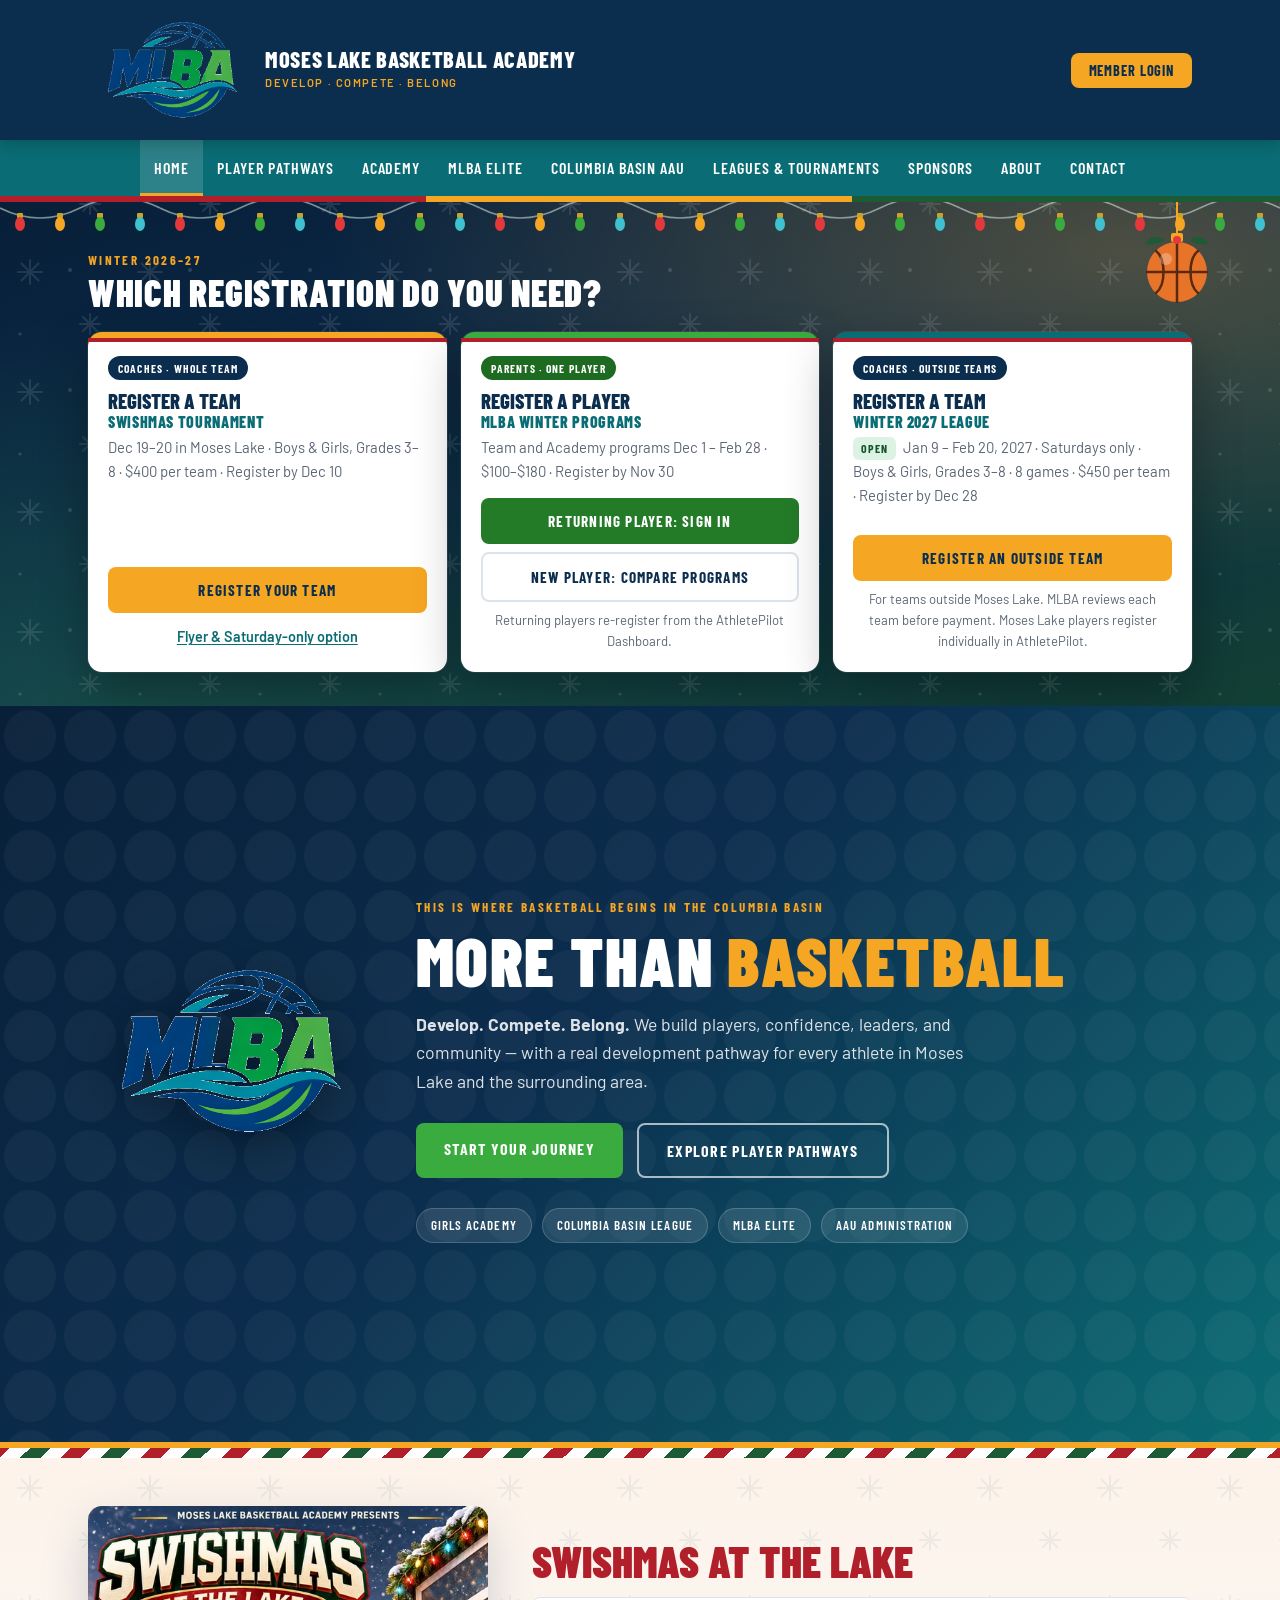
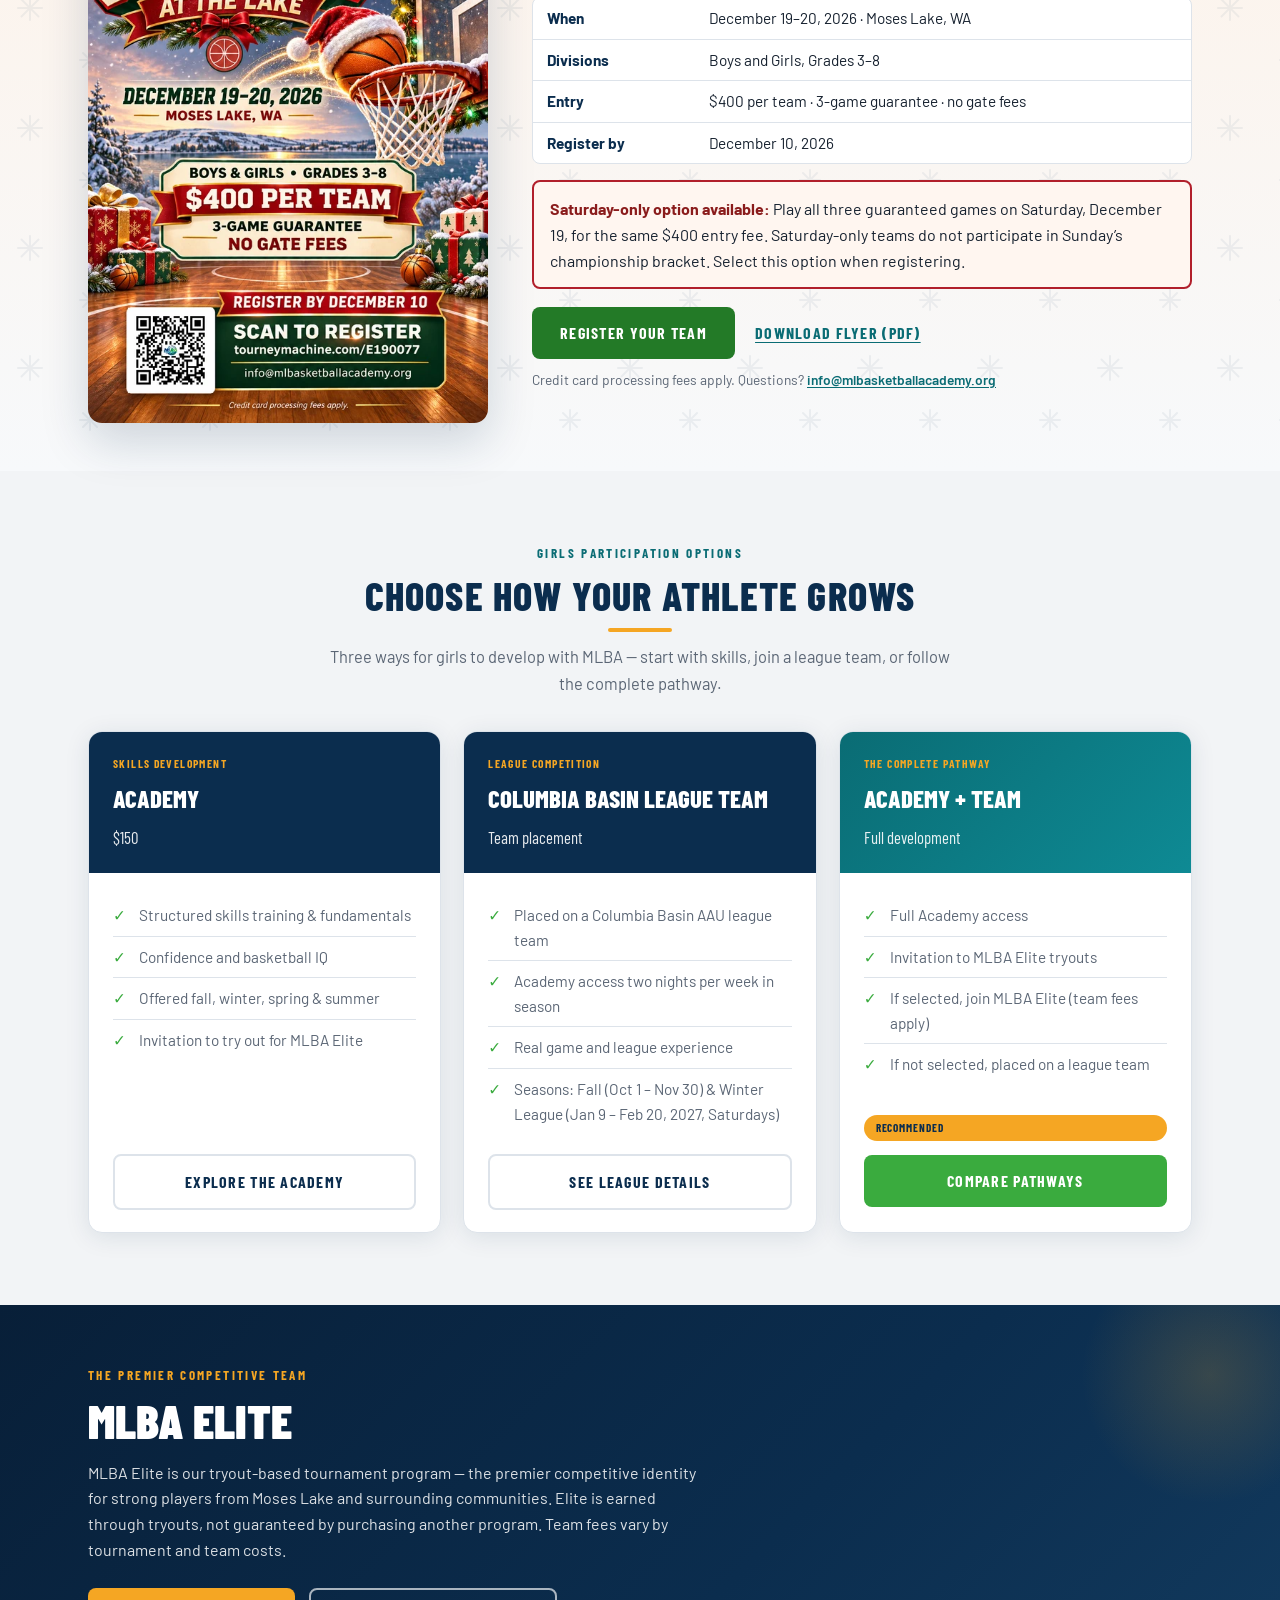
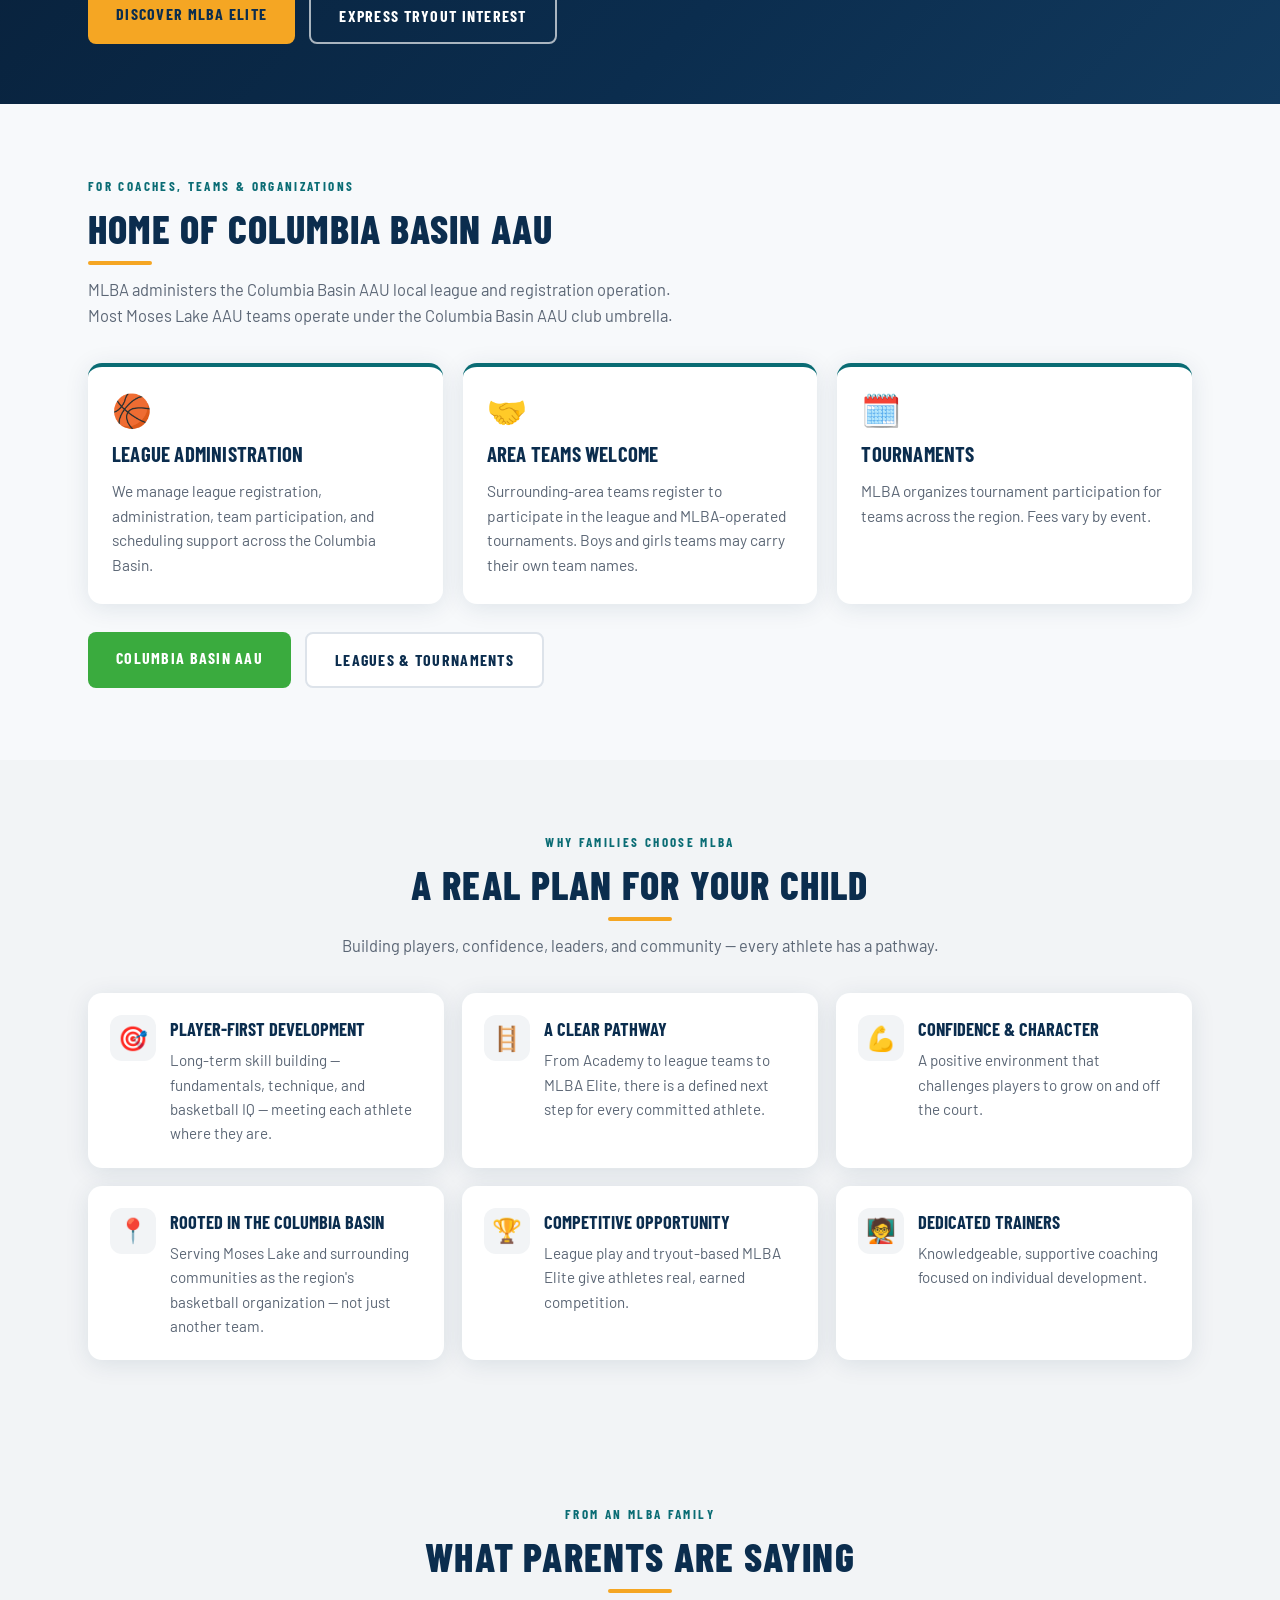
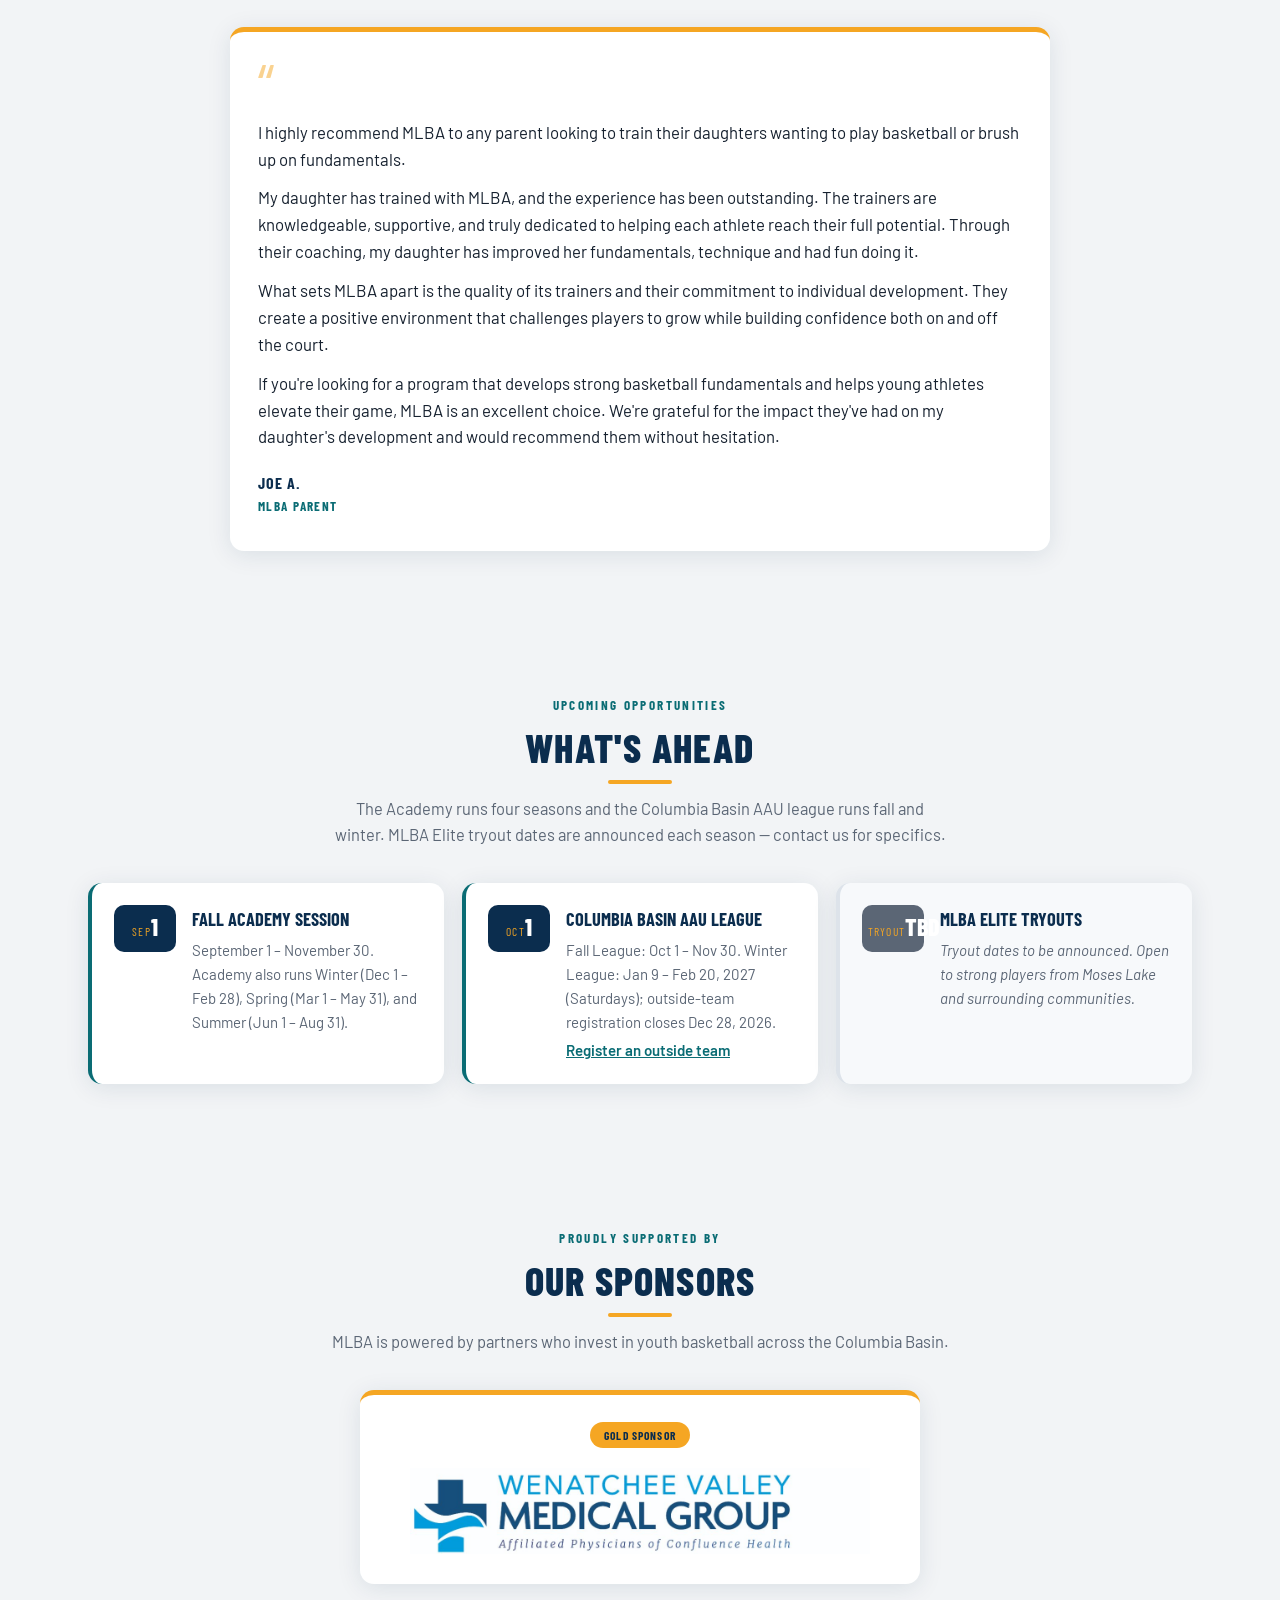
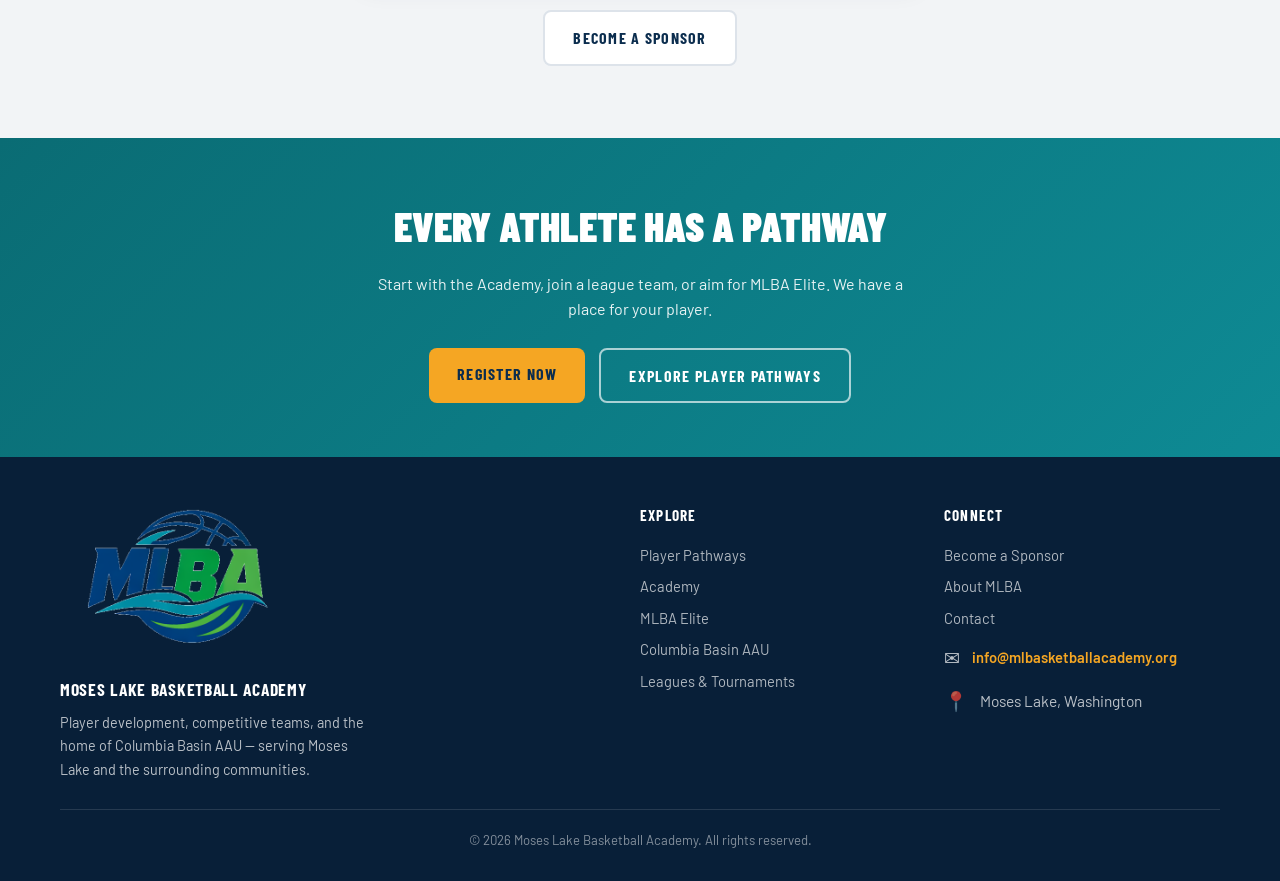
<file: index.html>
<!DOCTYPE html>
<html lang="en">
<head>
  <meta charset="UTF-8">
  <meta name="viewport" content="width=device-width, initial-scale=1.0">
  <title>Moses Lake Basketball Academy — Develop. Compete. Belong.</title>
  <meta name="description" content="Moses Lake Basketball Academy is the basketball organization serving Moses Lake and the Columbia Basin — girls Academy, competitive teams, MLBA Elite, and the home of Columbia Basin AAU. Every athlete has a pathway.">
  <link rel="icon" href="images/mlba-logo.png" type="image/png">
  <link rel="stylesheet" href="css/style.css">
  <!-- Seasonal (temporary): promotions content + holiday decoration. See README "Seasonal promotions". -->
  <link rel="stylesheet" href="css/seasonal-promo.css">
  <link rel="stylesheet" href="css/seasonal-holiday.css">
</head>
<body class="season-holiday">
  <div id="site-header"></div>
  <div id="site-nav"></div>

  <main id="main">

    <!-- ═════ SEASONAL BLOCK 1 of 2: REGISTRATION CHOOSER — START (Winter 2026–27, temporary) ═════
         Restore the standard homepage by deleting SEASONAL BLOCK 1 and SEASONAL BLOCK 2 (below the hero),
         plus the two seasonal <link> tags and the body class. Each option card can be removed on its own. -->
    <section class="sp-hub" aria-labelledby="sp-hub-title">
      <div class="container">
        <h2 id="sp-hub-title" class="sp-hub-title"><span class="sp-hub-kicker">Winter 2026–27</span> Which registration do you need?</h2>
        <ul class="sp-paths">
          <!-- OPTION: Swishmas (coaches) -->
          <li class="sp-path sp-path--team">
            <span class="sp-audience">Coaches · whole team</span>
            <h3>Register a Team<span class="sp-vh"> — </span> <span class="sp-dash">Swishmas Tournament</span></h3>
            <p>Dec 19–20 in Moses Lake · Boys &amp; Girls, Grades 3–8 · $400 per team · Register by Dec 10</p>
            <div class="sp-path-actions">
              <a href="https://tourneymachine.com/E190077" class="btn btn-gold">Register Your Team</a>
              <a href="#swishmas" class="sp-path-link">Flyer &amp; Saturday-only option</a>
            </div>
          </li>
          <!-- OPTION: MLBA Winter player registration (parents) — retire after Nov 30 -->
          <li class="sp-path sp-path--player">
            <span class="sp-audience">Parents · one player</span>
            <h3>Register a Player<span class="sp-vh"> — </span> <span class="sp-dash">MLBA Winter Programs</span></h3>
            <p>Team and Academy programs Dec 1 – Feb 28 · $100–$180 · Register by Nov 30</p>
            <div class="sp-path-actions">
              <a href="https://www.athletepilot.com/login" class="btn btn-primary">Returning Player: Sign In</a>
              <a href="pathways.html#winter-2026-27" class="btn btn-ghost">New Player: Compare Programs</a>
            </div>
            <p class="sp-path-note">Returning players re-register from the AthletePilot Dashboard.</p>
          </li>
          <!-- OPTION: Winter 2027 League (outside teams) — registration OPEN; closes Dec 28, 2026 (Zoho form on team-registration.html) -->
          <li class="sp-path sp-path--league" id="winter-league">
            <span class="sp-audience">Coaches · outside teams</span>
            <h3>Register a Team<span class="sp-vh"> — </span> <span class="sp-dash">Winter 2027 League</span></h3>
            <p><span class="sp-status sp-status--open">Open</span> Jan 9 – Feb 20, 2027 · Saturdays only · Boys &amp; Girls, Grades 3–8 · 8 games · $450 per team · Register by Dec 28</p>
            <div class="sp-path-actions">
              <a href="team-registration.html#registration-form" class="btn btn-gold">Register an Outside Team</a>
            </div>
            <p class="sp-path-note">For teams outside Moses Lake. MLBA reviews each team before payment. Moses Lake players register individually in AthletePilot.</p>
          </li>
        </ul>
      </div>
    </section>
    <!-- ═════ SEASONAL BLOCK 1 of 2 — END ═════ -->

    <!-- Hero -->
    <section class="hero">
      <div class="hero-inner">
        <img class="hero-logo" src="images/mlba-logo.png" alt="Moses Lake Basketball Academy logo">
        <div>
          <span class="eyebrow">This is where basketball begins in the Columbia Basin</span>
          <h1>More Than <span>Basketball</span></h1>
          <p class="lead"><strong>Develop. Compete. Belong.</strong> We build players, confidence, leaders, and community — with a real development pathway for every athlete in Moses Lake and the surrounding area.</p>
          <div class="btn-row">
            <a href="https://www.athletepilot.com/register/mlba_1773697477281/offerings" class="btn btn-primary">Start Your Journey</a>
            <a href="pathways.html" class="btn btn-outline">Explore Player Pathways</a>
          </div>
          <div class="hero-tags">
            <span class="hero-tag">Girls Academy</span>
            <span class="hero-tag">Columbia Basin League</span>
            <span class="hero-tag">MLBA Elite</span>
            <span class="hero-tag">AAU Administration</span>
          </div>
        </div>
      </div>
    </section>

    <!-- ═════ SEASONAL BLOCK 2 of 2: SWISHMAS AT THE LAKE — START (remove after the Dec 19–20 tournament) ═════ -->
    <section class="sp-section sp-swishmas" id="swishmas" aria-labelledby="swishmas-title">
      <div class="container sp-swish-grid">
        <figure class="sp-flyer">
          <a href="https://tourneymachine.com/E190077">
            <picture>
              <source type="image/webp"
                      srcset="images/seasonal/swishmas-at-the-lake-2026-flyer-560.webp 560w, images/seasonal/swishmas-at-the-lake-2026-flyer-800.webp 800w, images/seasonal/swishmas-at-the-lake-2026-flyer-1103.webp 1103w"
                      sizes="(min-width: 900px) 400px, (min-width: 500px) 420px, calc(100vw - 40px)">
              <img src="images/seasonal/swishmas-at-the-lake-2026-flyer.png" width="1103" height="1426" loading="lazy" decoding="async"
                   alt="Register your team for Swishmas at The Lake. Flyer: December 19–20, 2026 in Moses Lake, WA. Boys and girls, grades 3–8. $400 per team, 3-game guarantee, no gate fees. Register by December 10 at tourneymachine.com/E190077. Credit card processing fees apply.">
            </picture>
          </a>
        </figure>
        <div class="sp-swish-copy">
          <h2 class="sp-swish-title" id="swishmas-title">Swishmas at The Lake</h2>
          <ul class="sp-details">
            <li><span>When</span><span>December 19–20, 2026 · Moses Lake, WA</span></li>
            <li><span>Divisions</span><span>Boys and Girls, Grades 3–8</span></li>
            <li><span>Entry</span><span>$400 per team · 3-game guarantee · no gate fees</span></li>
            <li><span>Register by</span><span>December 10, 2026</span></li>
          </ul>
          <p class="sp-callout"><strong>Saturday-only option available:</strong> Play all three guaranteed games on Saturday, December 19, for the same $400 entry fee. Saturday-only teams do not participate in Sunday’s championship bracket. Select this option when registering.</p>
          <div class="btn-row sp-actions">
            <a href="https://tourneymachine.com/E190077" class="btn btn-primary">Register Your Team</a>
            <a href="files/swishmas/Swishmas-at-The-Lake-2026-Flyer.pdf" class="sp-link-secondary" download>Download Flyer (PDF)</a>
          </div>
          <p class="sp-small">Credit card processing fees apply. Questions? <a class="sp-inline-link" href="mailto:info@mlbasketballacademy.org">info@mlbasketballacademy.org</a></p>
        </div>
      </div>
    </section>
    <!-- ═════ SEASONAL BLOCK 2 of 2 — END ═════ -->

    <!-- Three girls participation options -->
    <section class="section">
      <div class="container">
        <div class="section-head text-center">
          <span class="eyebrow">Girls Participation Options</span>
          <h2 class="section-title underline">Choose How Your Athlete Grows</h2>
          <p class="section-subtitle">Three ways for girls to develop with MLBA — start with skills, join a league team, or follow the complete pathway.</p>
        </div>
        <div class="pathway-grid">
          <div class="pathway-card">
            <div class="pc-head">
              <span class="pc-kicker">Skills Development</span>
              <h3>Academy</h3>
              <div class="pc-price">$150</div>
            </div>
            <div class="pc-body">
              <ul class="pc-list">
                <li>Structured skills training &amp; fundamentals</li>
                <li>Confidence and basketball IQ</li>
                <li>Offered fall, winter, spring &amp; summer</li>
                <li>Invitation to try out for MLBA Elite</li>
              </ul>
              <a href="academy.html" class="btn btn-ghost">Explore the Academy</a>
            </div>
          </div>

          <div class="pathway-card">
            <div class="pc-head">
              <span class="pc-kicker">League Competition</span>
              <h3>Columbia Basin League Team</h3>
              <div class="pc-price">Team placement</div>
            </div>
            <div class="pc-body">
              <ul class="pc-list">
                <li>Placed on a Columbia Basin AAU league team</li>
                <li>Academy access two nights per week in season</li>
                <li>Real game and league experience</li>
                <li>Seasons: Fall (Oct 1 – Nov 30) &amp; Winter League (Jan 9 – Feb 20, 2027, Saturdays)</li>
              </ul>
              <a href="pathways.html" class="btn btn-ghost">See League Details</a>
            </div>
          </div>

          <div class="pathway-card featured">
            <div class="pc-head">
              <span class="pc-kicker">The Complete Pathway</span>
              <h3>Academy + Team</h3>
              <div class="pc-price">Full development</div>
            </div>
            <div class="pc-body">
              <ul class="pc-list">
                <li>Full Academy access</li>
                <li>Invitation to MLBA Elite tryouts</li>
                <li>If selected, join MLBA Elite (team fees apply)</li>
                <li>If not selected, placed on a league team</li>
              </ul>
              <span class="badge-pill">Recommended</span>
              <a href="pathways.html" class="btn btn-primary" style="margin-top:14px;">Compare Pathways</a>
            </div>
          </div>
        </div>
      </div>
    </section>

    <!-- MLBA Elite aspirational -->
    <section class="elite-band">
      <div class="container">
        <span class="eyebrow">The Premier Competitive Team</span>
        <h2>MLBA Elite</h2>
        <p>MLBA Elite is our tryout-based tournament program — the premier competitive identity for strong players from Moses Lake and surrounding communities. Elite is earned through tryouts, not guaranteed by purchasing another program. Team fees vary by tournament and team costs.</p>
        <div class="btn-row" style="margin-top:26px;">
          <a href="elite.html" class="btn btn-gold">Discover MLBA Elite</a>
          <a href="contact.html" class="btn btn-outline">Express Tryout Interest</a>
        </div>
      </div>
    </section>

    <!-- Columbia Basin AAU for teams & coaches -->
    <section class="section section--alt">
      <div class="container">
        <div class="section-head">
          <span class="eyebrow">For Coaches, Teams &amp; Organizations</span>
          <h2 class="section-title underline">Home of Columbia Basin AAU</h2>
          <p class="section-subtitle">MLBA administers the Columbia Basin AAU local league and registration operation. Most Moses Lake AAU teams operate under the Columbia Basin AAU club umbrella.</p>
        </div>
        <div class="card-grid cols-3">
          <div class="card">
            <div class="card-icon" aria-hidden="true">🏀</div>
            <h3>League Administration</h3>
            <p>We manage league registration, administration, team participation, and scheduling support across the Columbia Basin.</p>
          </div>
          <div class="card">
            <div class="card-icon" aria-hidden="true">🤝</div>
            <h3>Area Teams Welcome</h3>
            <p>Surrounding-area teams register to participate in the league and MLBA-operated tournaments. Boys and girls teams may carry their own team names.</p>
          </div>
          <div class="card">
            <div class="card-icon" aria-hidden="true">🗓️</div>
            <h3>Tournaments</h3>
            <p>MLBA organizes tournament participation for teams across the region. Fees vary by event.</p>
          </div>
        </div>
        <div class="btn-row" style="margin-top:28px;">
          <a href="columbia-basin-aau.html" class="btn btn-primary">Columbia Basin AAU</a>
          <a href="leagues-tournaments.html" class="btn btn-ghost">Leagues &amp; Tournaments</a>
        </div>
      </div>
    </section>

    <!-- Why families choose MLBA -->
    <section class="section">
      <div class="container">
        <div class="section-head text-center">
          <span class="eyebrow">Why Families Choose MLBA</span>
          <h2 class="section-title underline">A Real Plan for Your Child</h2>
          <p class="section-subtitle">Building players, confidence, leaders, and community — every athlete has a pathway.</p>
        </div>
        <div class="feature-grid">
          <div class="feature">
            <div class="f-icon" aria-hidden="true">🎯</div>
            <div><h3>Player-First Development</h3><p>Long-term skill building — fundamentals, technique, and basketball IQ — meeting each athlete where they are.</p></div>
          </div>
          <div class="feature">
            <div class="f-icon" aria-hidden="true">🪜</div>
            <div><h3>A Clear Pathway</h3><p>From Academy to league teams to MLBA Elite, there is a defined next step for every committed athlete.</p></div>
          </div>
          <div class="feature">
            <div class="f-icon" aria-hidden="true">💪</div>
            <div><h3>Confidence &amp; Character</h3><p>A positive environment that challenges players to grow on and off the court.</p></div>
          </div>
          <div class="feature">
            <div class="f-icon" aria-hidden="true">📍</div>
            <div><h3>Rooted in the Columbia Basin</h3><p>Serving Moses Lake and surrounding communities as the region's basketball organization — not just another team.</p></div>
          </div>
          <div class="feature">
            <div class="f-icon" aria-hidden="true">🏆</div>
            <div><h3>Competitive Opportunity</h3><p>League play and tryout-based MLBA Elite give athletes real, earned competition.</p></div>
          </div>
          <div class="feature">
            <div class="f-icon" aria-hidden="true">🧑‍🏫</div>
            <div><h3>Dedicated Trainers</h3><p>Knowledgeable, supportive coaching focused on individual development.</p></div>
          </div>
        </div>
      </div>
    </section>

    <!-- Testimonial -->
    <section class="section section--tint">
      <div class="container">
        <div class="section-head text-center">
          <span class="eyebrow">From an MLBA Family</span>
          <h2 class="section-title underline">What Parents Are Saying</h2>
        </div>
        <div class="testimonial">
          <div class="quote-mark" aria-hidden="true">&ldquo;</div>
          <blockquote>
            <p>I highly recommend MLBA to any parent looking to train their daughters wanting to play basketball or brush up on fundamentals.</p>
            <p>My daughter has trained with MLBA, and the experience has been outstanding. The trainers are knowledgeable, supportive, and truly dedicated to helping each athlete reach their full potential. Through their coaching, my daughter has improved her fundamentals, technique and had fun doing it.</p>
            <p>What sets MLBA apart is the quality of its trainers and their commitment to individual development. They create a positive environment that challenges players to grow while building confidence both on and off the court.</p>
            <p>If you're looking for a program that develops strong basketball fundamentals and helps young athletes elevate their game, MLBA is an excellent choice. We're grateful for the impact they've had on my daughter's development and would recommend them without hesitation.</p>
          </blockquote>
          <p class="attribution">Joe A. <span>MLBA Parent</span></p>
        </div>
      </div>
    </section>

    <!-- Upcoming opportunities (honest placeholders) -->
    <section class="section">
      <div class="container">
        <div class="section-head text-center">
          <span class="eyebrow">Upcoming Opportunities</span>
          <h2 class="section-title underline">What's Ahead</h2>
          <p class="section-subtitle">The Academy runs four seasons and the Columbia Basin AAU league runs fall and winter. MLBA Elite tryout dates are announced each season — contact us for specifics.</p>
        </div>
        <div class="event-grid">
          <div class="event-card">
            <div class="event-date"><span class="m">Sep</span><span class="d">1</span></div>
            <div class="event-body"><h3>Fall Academy Session</h3><p>September 1 – November 30. Academy also runs Winter (Dec 1 – Feb 28), Spring (Mar 1 – May 31), and Summer (Jun 1 – Aug 31).</p></div>
          </div>
          <div class="event-card">
            <div class="event-date"><span class="m">Oct</span><span class="d">1</span></div>
            <div class="event-body"><h3>Columbia Basin AAU League</h3><p>Fall League: Oct 1 – Nov 30. Winter League: Jan 9 – Feb 20, 2027 (Saturdays); outside-team registration closes Dec 28, 2026.</p><p class="event-link"><a href="team-registration.html#registration-form">Register an outside team</a></p></div>
          </div>
          <div class="event-card placeholder">
            <div class="event-date"><span class="m">Tryout</span><span class="d">TBD</span></div>
            <div class="event-body"><h3>MLBA Elite Tryouts</h3><p class="tbd">Tryout dates to be announced. Open to strong players from Moses Lake and surrounding communities.</p></div>
          </div>
        </div>
      </div>
    </section>

    <!-- Sponsors (Gold homepage feature) -->
    <section class="section">
      <div class="container">
        <div class="section-head text-center">
          <span class="eyebrow">Proudly Supported By</span>
          <h2 class="section-title underline">Our Sponsors</h2>
          <p class="section-subtitle">MLBA is powered by partners who invest in youth basketball across the Columbia Basin.</p>
        </div>
        <div class="sponsor-showcase">
          <div class="sponsor-logo-card">
            <span class="sponsor-tier-label">Gold Sponsor</span>
            <a href="https://www.wvmg.org" target="_blank" rel="noopener noreferrer"
               aria-label="Visit Wenatchee Valley Medical Group (opens in a new tab)">
              <img src="images/sponsors/wenatchee-valley-medical-group.jpg"
                   alt="Wenatchee Valley Medical Group — Affiliated Physicians of Confluence Health">
            </a>
          </div>
        </div>
        <div class="text-center">
          <a href="sponsors.html" class="btn btn-ghost" style="margin-top:26px;">Become a Sponsor</a>
        </div>
      </div>
    </section>

    <!-- Final CTA -->
    <section class="cta-band">
      <div class="container">
        <h2>Every Athlete Has a Pathway</h2>
        <p>Start with the Academy, join a league team, or aim for MLBA Elite. We have a place for your player.</p>
        <div class="btn-row center">
          <a href="https://www.athletepilot.com/register/mlba_1773697477281/offerings" class="btn btn-gold">Register Now</a>
          <a href="pathways.html" class="btn btn-outline">Explore Player Pathways</a>
        </div>
      </div>
    </section>

  </main>

  <div id="site-footer"></div>

  <script src="js/components.js"></script>
  <script src="js/main.js"></script>
</body>
</html>
</file>
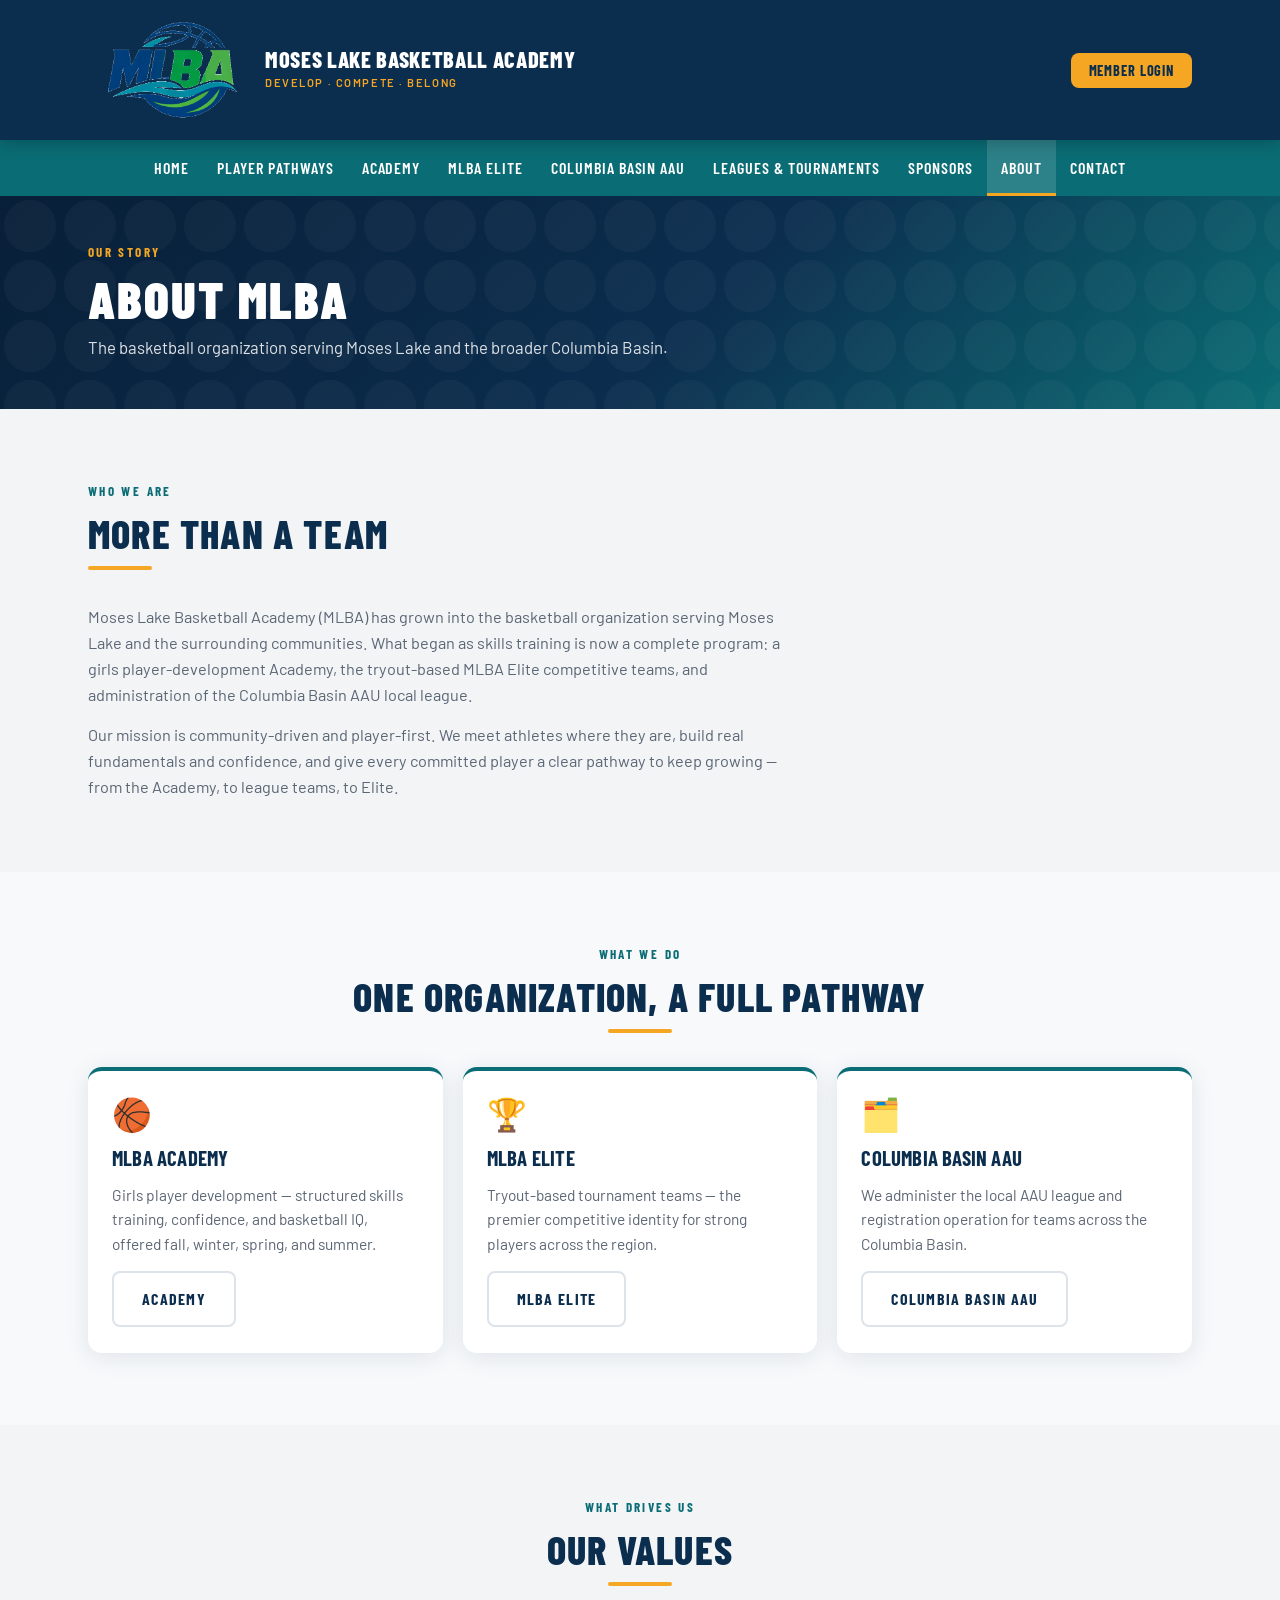
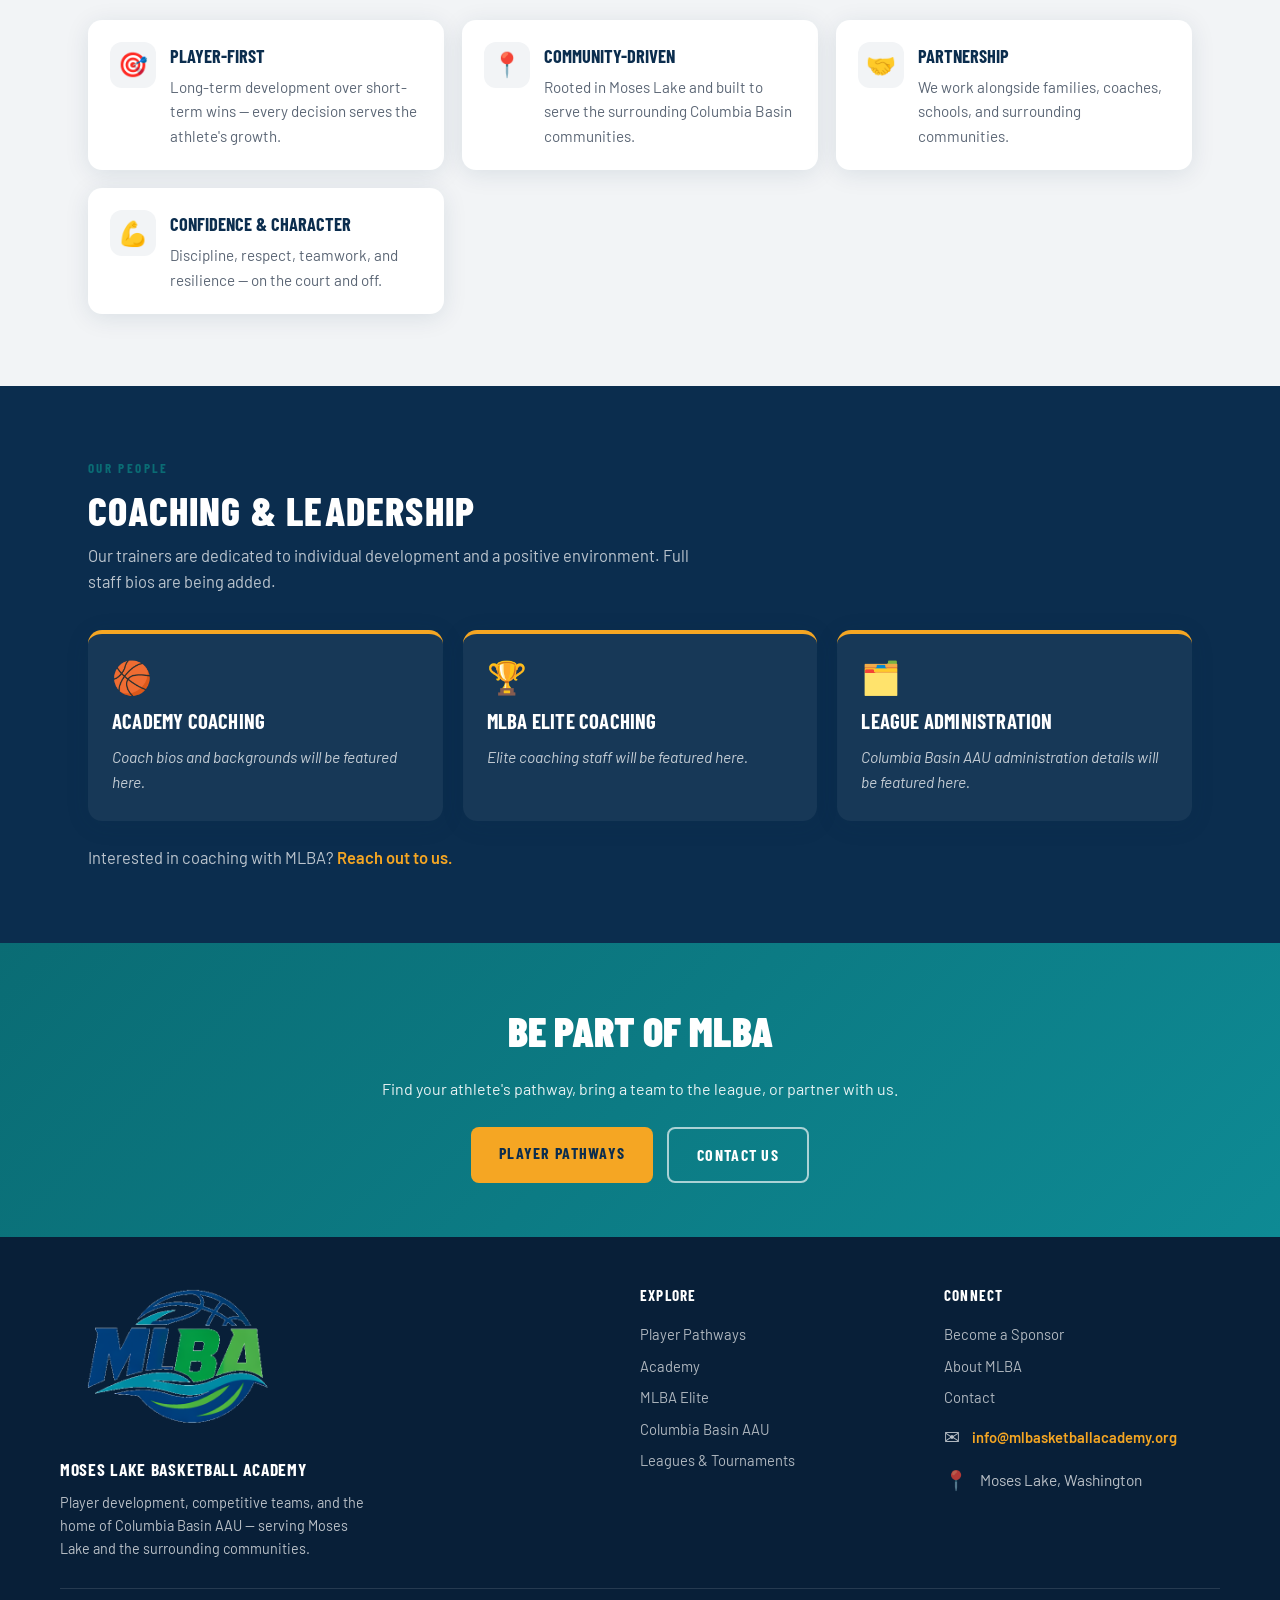
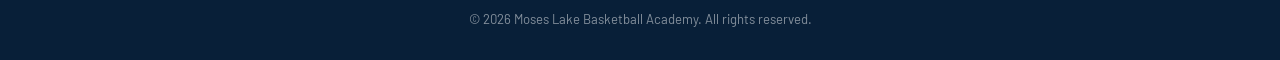
<file: about.html>
<!DOCTYPE html>
<html lang="en">
<head>
  <meta charset="UTF-8">
  <meta name="viewport" content="width=device-width, initial-scale=1.0">
  <title>About — Moses Lake Basketball Academy</title>
  <meta name="description" content="Moses Lake Basketball Academy is the basketball organization serving Moses Lake and the Columbia Basin — girls Academy, MLBA Elite, and Columbia Basin AAU administration. A community-driven, player-first mission.">
  <link rel="icon" href="images/mlba-logo.png" type="image/png">
  <link rel="stylesheet" href="css/style.css">
</head>
<body>
  <div id="site-header"></div>
  <div id="site-nav"></div>

  <main id="main">
    <div class="page-banner">
      <div class="container">
        <span class="eyebrow">Our Story</span>
        <h1>About MLBA</h1>
        <p>The basketball organization serving Moses Lake and the broader Columbia Basin.</p>
      </div>
    </div>

    <!-- Story / mission -->
    <section class="section">
      <div class="container">
        <div class="section-head">
          <span class="eyebrow">Who We Are</span>
          <h2 class="section-title underline">More Than a Team</h2>
        </div>
        <div class="prose">
          <p>Moses Lake Basketball Academy (MLBA) has grown into the basketball organization serving Moses Lake and the surrounding communities. What began as skills training is now a complete program: a girls player-development Academy, the tryout-based MLBA Elite competitive teams, and administration of the Columbia Basin AAU local league.</p>
          <p>Our mission is community-driven and player-first. We meet athletes where they are, build real fundamentals and confidence, and give every committed player a clear pathway to keep growing — from the Academy, to league teams, to Elite.</p>
        </div>
      </div>
    </section>

    <!-- What we run -->
    <section class="section section--alt">
      <div class="container">
        <div class="section-head text-center">
          <span class="eyebrow">What We Do</span>
          <h2 class="section-title underline">One Organization, A Full Pathway</h2>
        </div>
        <div class="card-grid cols-3">
          <div class="card">
            <div class="card-icon" aria-hidden="true">🏀</div>
            <h3>MLBA Academy</h3>
            <p>Girls player development — structured skills training, confidence, and basketball IQ, offered fall, winter, spring, and summer.</p>
            <a href="academy.html" class="btn btn-ghost" style="margin-top:14px;">Academy</a>
          </div>
          <div class="card">
            <div class="card-icon" aria-hidden="true">🏆</div>
            <h3>MLBA Elite</h3>
            <p>Tryout-based tournament teams — the premier competitive identity for strong players across the region.</p>
            <a href="elite.html" class="btn btn-ghost" style="margin-top:14px;">MLBA Elite</a>
          </div>
          <div class="card">
            <div class="card-icon" aria-hidden="true">🗂️</div>
            <h3>Columbia Basin AAU</h3>
            <p>We administer the local AAU league and registration operation for teams across the Columbia Basin.</p>
            <a href="columbia-basin-aau.html" class="btn btn-ghost" style="margin-top:14px;">Columbia Basin AAU</a>
          </div>
        </div>
      </div>
    </section>

    <!-- Values -->
    <section class="section">
      <div class="container">
        <div class="section-head text-center">
          <span class="eyebrow">What Drives Us</span>
          <h2 class="section-title underline">Our Values</h2>
        </div>
        <div class="feature-grid">
          <div class="feature"><div class="f-icon" aria-hidden="true">🎯</div><div><h3>Player-First</h3><p>Long-term development over short-term wins — every decision serves the athlete's growth.</p></div></div>
          <div class="feature"><div class="f-icon" aria-hidden="true">📍</div><div><h3>Community-Driven</h3><p>Rooted in Moses Lake and built to serve the surrounding Columbia Basin communities.</p></div></div>
          <div class="feature"><div class="f-icon" aria-hidden="true">🤝</div><div><h3>Partnership</h3><p>We work alongside families, coaches, schools, and surrounding communities.</p></div></div>
          <div class="feature"><div class="f-icon" aria-hidden="true">💪</div><div><h3>Confidence &amp; Character</h3><p>Discipline, respect, teamwork, and resilience — on the court and off.</p></div></div>
        </div>
      </div>
    </section>

    <!-- Team / staff (no boys-program roles, honest placeholders) -->
    <section class="section section--dark">
      <div class="container">
        <div class="section-head">
          <span class="eyebrow">Our People</span>
          <h2 class="section-title">Coaching &amp; Leadership</h2>
          <p class="section-subtitle">Our trainers are dedicated to individual development and a positive environment. Full staff bios are being added.</p>
        </div>
        <div class="card-grid cols-3">
          <div class="card card--dark"><div class="card-icon" aria-hidden="true">🏀</div><h3>Academy Coaching</h3><p class="tbd">Coach bios and backgrounds will be featured here.</p></div>
          <div class="card card--dark"><div class="card-icon" aria-hidden="true">🏆</div><h3>MLBA Elite Coaching</h3><p class="tbd">Elite coaching staff will be featured here.</p></div>
          <div class="card card--dark"><div class="card-icon" aria-hidden="true">🗂️</div><h3>League Administration</h3><p class="tbd">Columbia Basin AAU administration details will be featured here.</p></div>
        </div>
        <p class="section-subtitle" style="margin-top:24px;">Interested in coaching with MLBA? <a href="contact.html" style="color:var(--gold);font-weight:600;">Reach out to us.</a></p>
      </div>
    </section>

    <section class="cta-band">
      <div class="container">
        <h2>Be Part of MLBA</h2>
        <p>Find your athlete's pathway, bring a team to the league, or partner with us.</p>
        <div class="btn-row center">
          <a href="pathways.html" class="btn btn-gold">Player Pathways</a>
          <a href="contact.html" class="btn btn-outline">Contact Us</a>
        </div>
      </div>
    </section>
  </main>

  <div id="site-footer"></div>

  <script src="js/components.js"></script>
  <script src="js/main.js"></script>
</body>
</html>
</file>
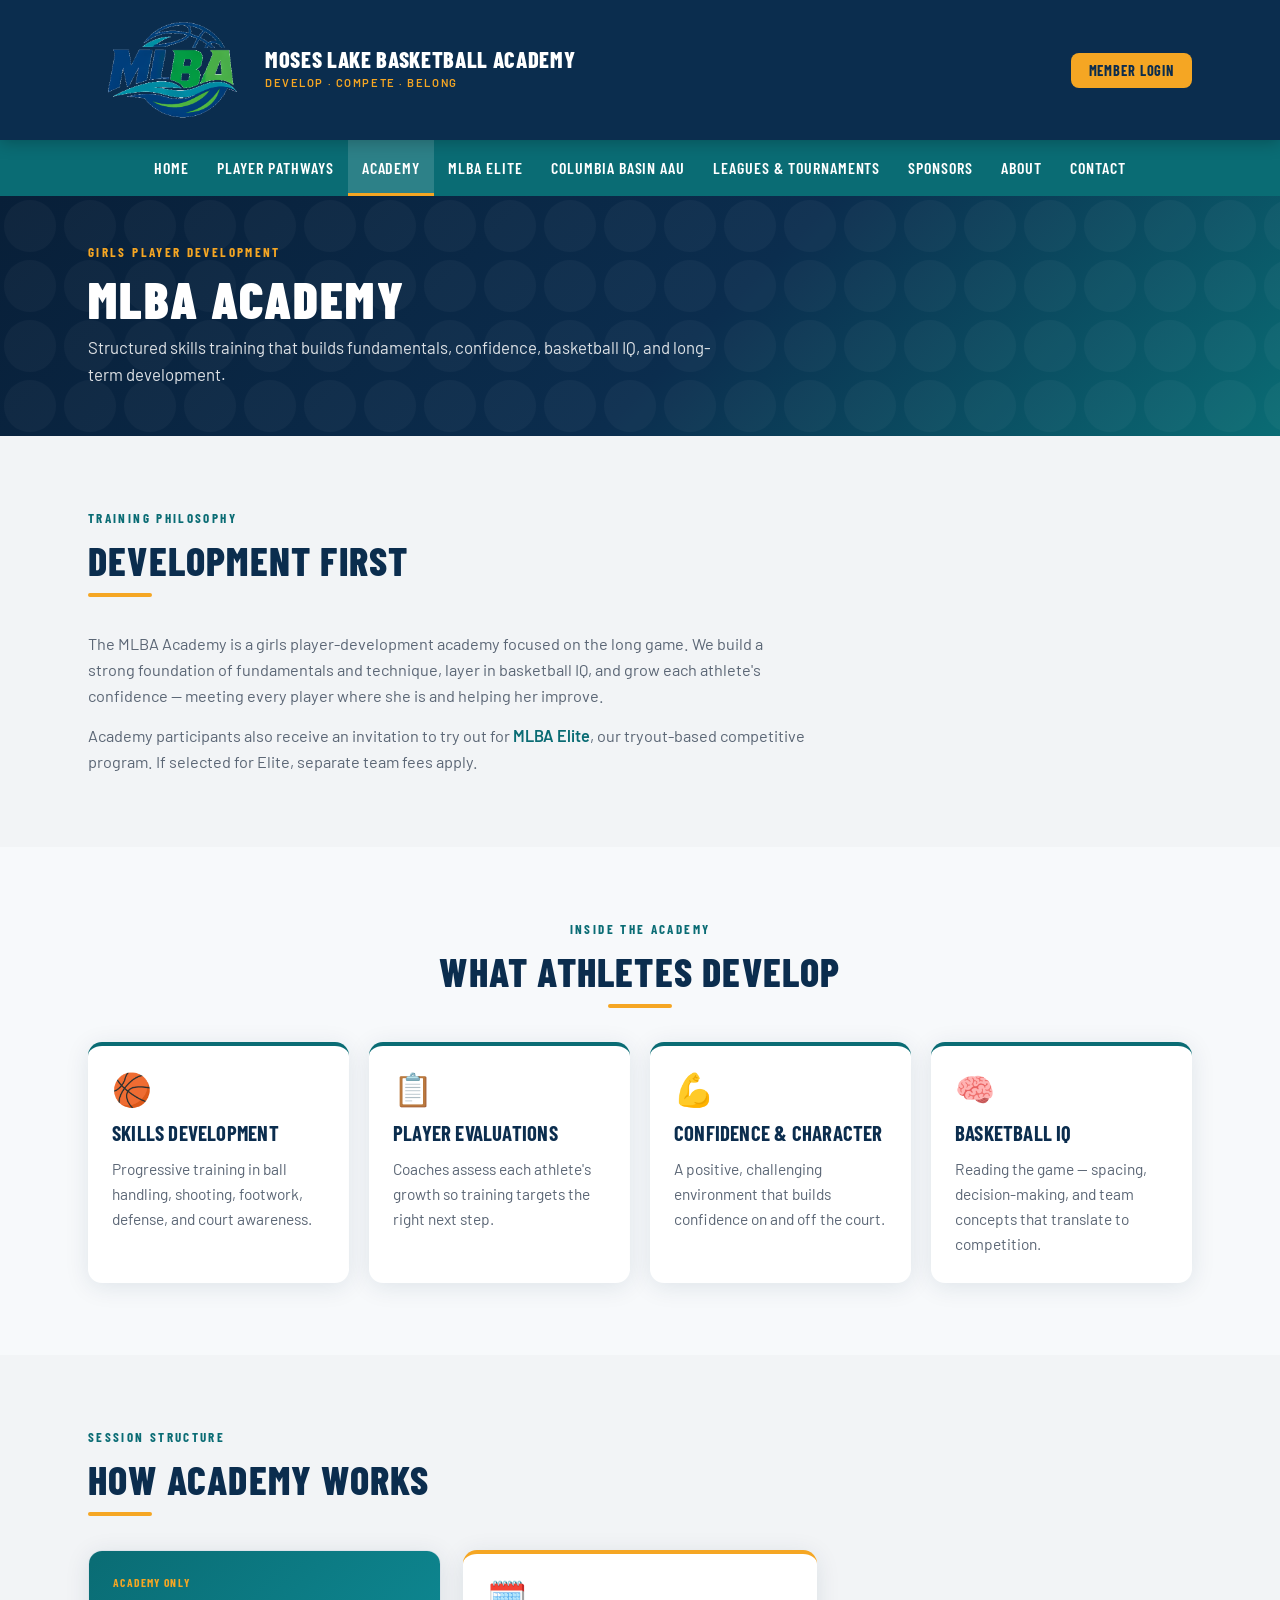
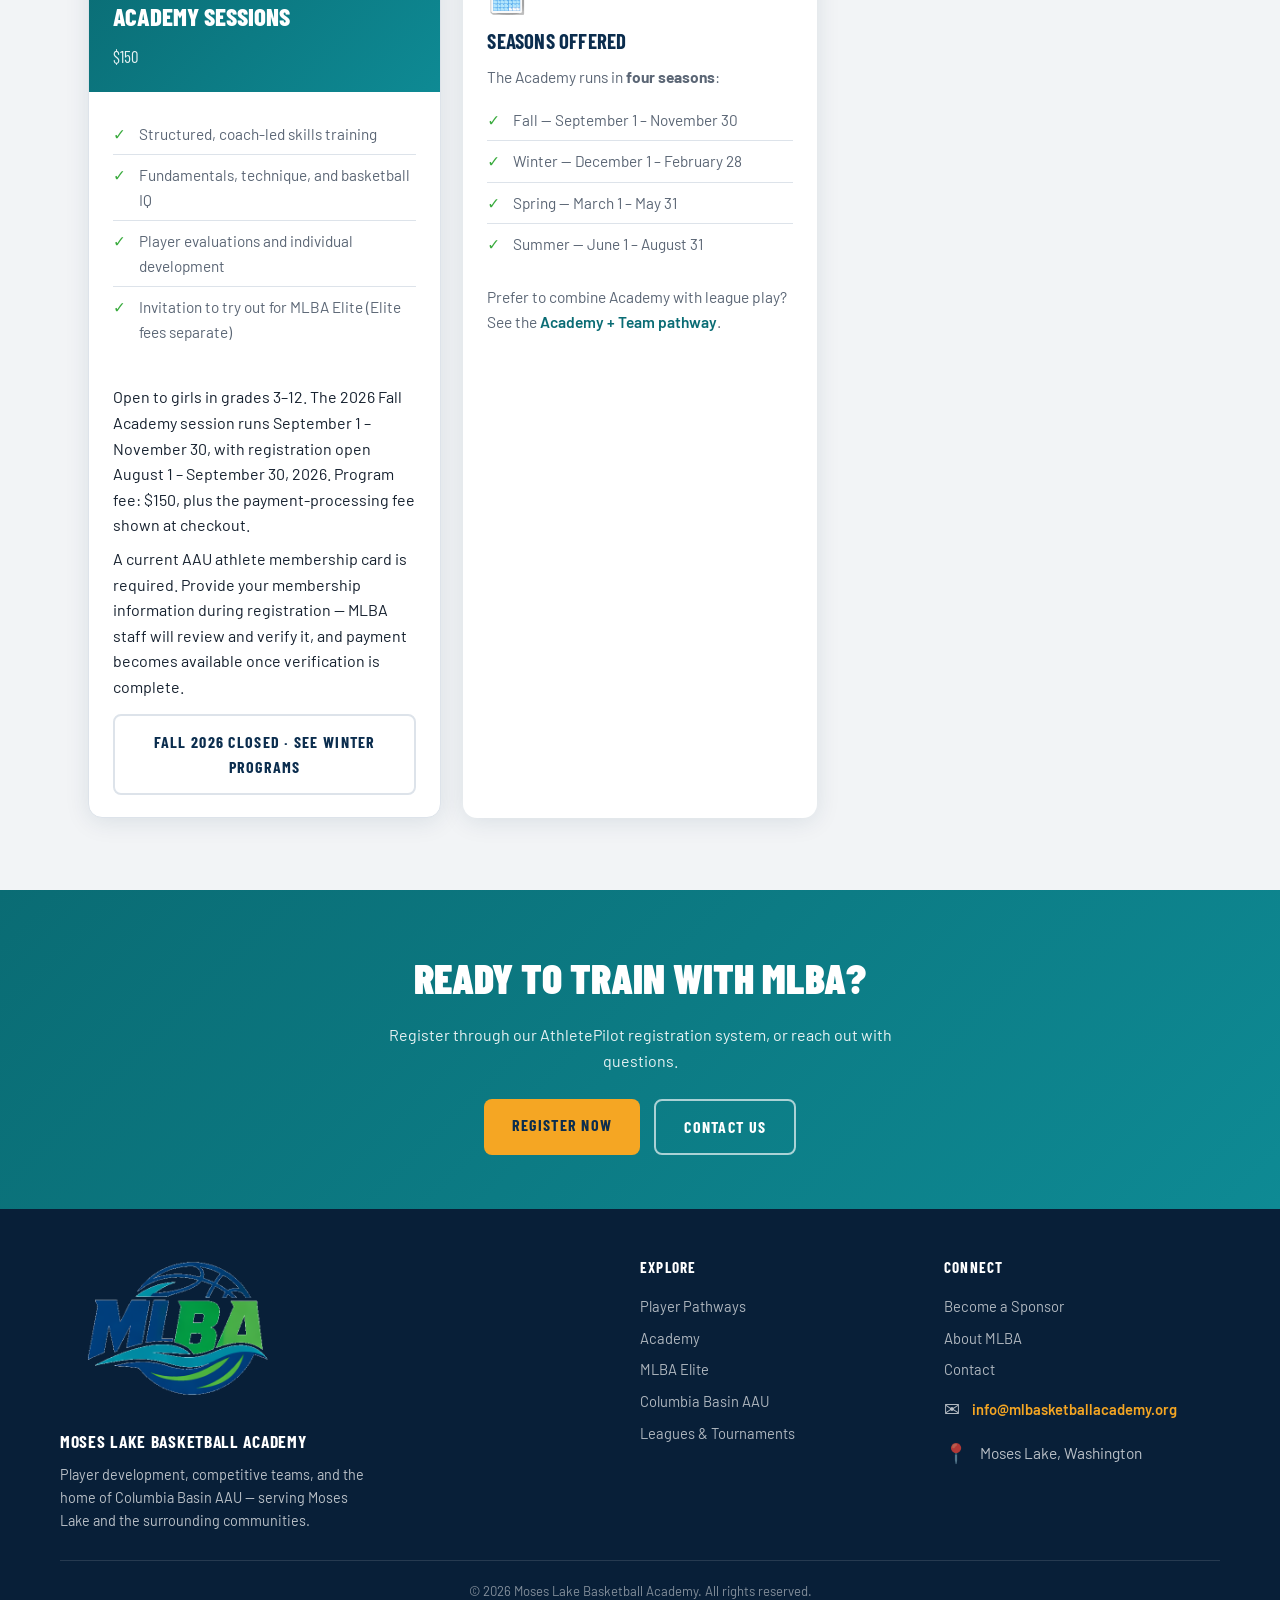
<file: academy.html>
<!DOCTYPE html>
<html lang="en">
<head>
  <meta charset="UTF-8">
  <meta name="viewport" content="width=device-width, initial-scale=1.0">
  <title>Academy — Moses Lake Basketball Academy</title>
  <meta name="description" content="The MLBA Academy is a girls player-development program — structured skills training, player evaluations, confidence, and basketball IQ, offered fall, winter, spring, and summer.">
  <link rel="icon" href="images/mlba-logo.png" type="image/png">
  <link rel="stylesheet" href="css/style.css">
</head>
<body>
  <div id="site-header"></div>
  <div id="site-nav"></div>

  <main id="main">
    <div class="page-banner">
      <div class="container">
        <span class="eyebrow">Girls Player Development</span>
        <h1>MLBA Academy</h1>
        <p>Structured skills training that builds fundamentals, confidence, basketball IQ, and long-term development.</p>
      </div>
    </div>

    <!-- Philosophy -->
    <section class="section">
      <div class="container">
        <div class="section-head">
          <span class="eyebrow">Training Philosophy</span>
          <h2 class="section-title underline">Development First</h2>
        </div>
        <div class="prose">
          <p>The MLBA Academy is a girls player-development academy focused on the long game. We build a strong foundation of fundamentals and technique, layer in basketball IQ, and grow each athlete's confidence — meeting every player where she is and helping her improve.</p>
          <p>Academy participants also receive an invitation to try out for <a href="elite.html" style="color:var(--teal);font-weight:600;">MLBA Elite</a>, our tryout-based competitive program. If selected for Elite, separate team fees apply.</p>
        </div>
      </div>
    </section>

    <!-- What athletes work on -->
    <section class="section section--alt">
      <div class="container">
        <div class="section-head text-center">
          <span class="eyebrow">Inside the Academy</span>
          <h2 class="section-title underline">What Athletes Develop</h2>
        </div>
        <div class="card-grid">
          <div class="card">
            <div class="card-icon" aria-hidden="true">🏀</div>
            <h3>Skills Development</h3>
            <p>Progressive training in ball handling, shooting, footwork, defense, and court awareness.</p>
          </div>
          <div class="card">
            <div class="card-icon" aria-hidden="true">📋</div>
            <h3>Player Evaluations</h3>
            <p>Coaches assess each athlete's growth so training targets the right next step.</p>
          </div>
          <div class="card">
            <div class="card-icon" aria-hidden="true">💪</div>
            <h3>Confidence &amp; Character</h3>
            <p>A positive, challenging environment that builds confidence on and off the court.</p>
          </div>
          <div class="card">
            <div class="card-icon" aria-hidden="true">🧠</div>
            <h3>Basketball IQ</h3>
            <p>Reading the game — spacing, decision-making, and team concepts that translate to competition.</p>
          </div>
        </div>
      </div>
    </section>

    <!-- Session structure -->
    <section class="section">
      <div class="container">
        <div class="section-head">
          <span class="eyebrow">Session Structure</span>
          <h2 class="section-title underline">How Academy Works</h2>
        </div>
        <div class="pathway-grid">
          <div class="pathway-card featured">
            <div class="pc-head">
              <span class="pc-kicker">Academy Only</span>
              <h3>Academy Sessions</h3>
              <div class="pc-price">$150</div>
            </div>
            <div class="pc-body">
              <ul class="pc-list">
                <li>Structured, coach-led skills training</li>
                <li>Fundamentals, technique, and basketball IQ</li>
                <li>Player evaluations and individual development</li>
                <li>Invitation to try out for MLBA Elite (Elite fees separate)</li>
              </ul>
              <p style="margin-top:12px;">Open to girls in grades 3–12. The 2026 Fall Academy session runs September 1 – November 30, with registration open August 1 – September 30, 2026. Program fee: $150, plus the payment-processing fee shown at checkout.</p>
              <p style="margin-top:8px;">A current AAU athlete membership card is required. Provide your membership information during registration — MLBA staff will review and verify it, and payment becomes available once verification is complete.</p>
              <!-- STATUS: Fall 2026 registration closed --> <a href="pathways.html#winter-2026-27" class="btn btn-ghost" style="margin-top:14px;">Fall 2026 Closed · See Winter Programs</a>
            </div>
          </div>
          <div class="card" style="border-top-color:var(--gold);">
            <div class="card-icon" aria-hidden="true">🗓️</div>
            <h3>Seasons Offered</h3>
            <p>The Academy runs in <strong>four seasons</strong>:</p>
            <ul class="pc-list" style="margin-top:10px;">
              <li>Fall — September 1 – November 30</li>
              <li>Winter — December 1 – February 28</li>
              <li>Spring — March 1 – May 31</li>
              <li>Summer — June 1 – August 31</li>
            </ul>
            <p style="margin-top:12px;">Prefer to combine Academy with league play? See the <a href="pathways.html" style="color:var(--teal);font-weight:600;">Academy + Team pathway</a>.</p>
          </div>
        </div>
      </div>
    </section>

    <section class="cta-band">
      <div class="container">
        <h2>Ready to Train With MLBA?</h2>
        <p>Register through our AthletePilot registration system, or reach out with questions.</p>
        <div class="btn-row center">
          <a href="https://www.athletepilot.com/register/mlba_1773697477281/offerings" class="btn btn-gold">Register Now</a>
          <a href="contact.html" class="btn btn-outline">Contact Us</a>
        </div>
      </div>
    </section>
  </main>

  <div id="site-footer"></div>

  <script src="js/components.js"></script>
  <script src="js/main.js"></script>
</body>
</html>
</file>
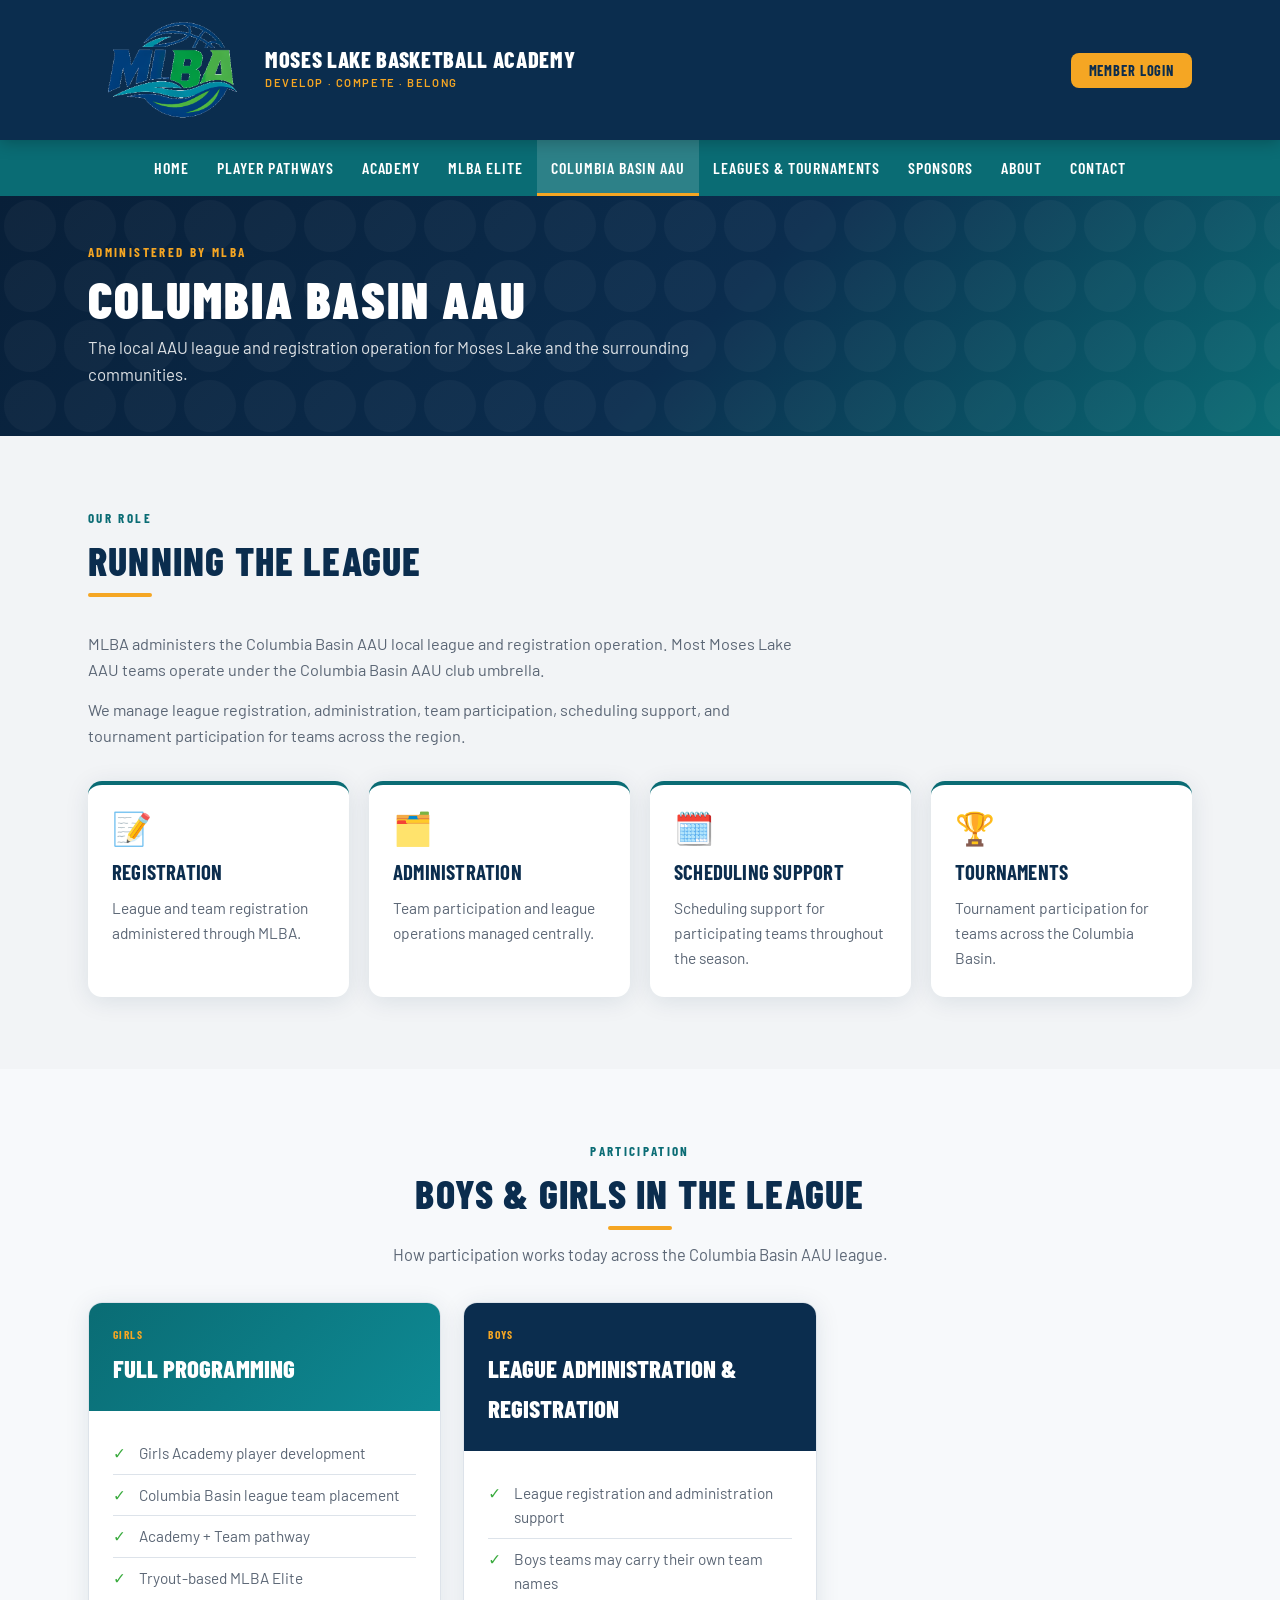
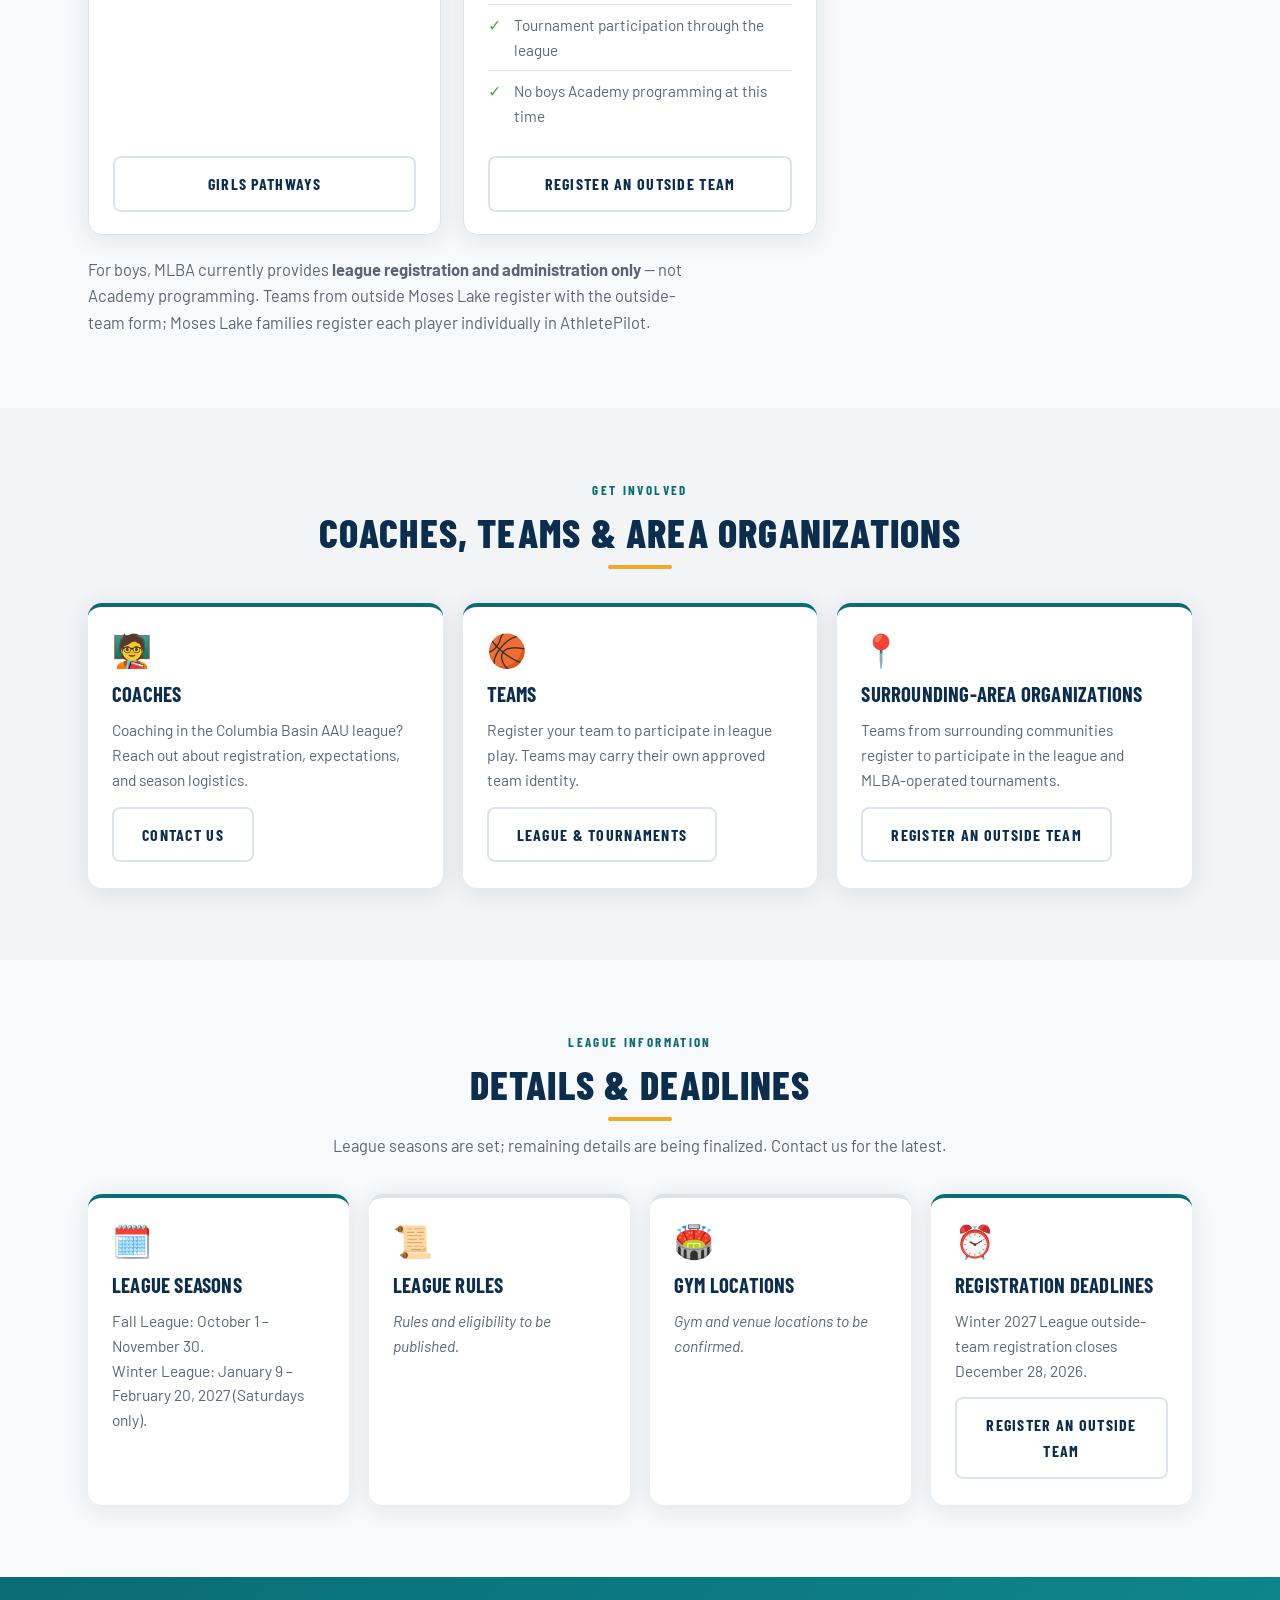
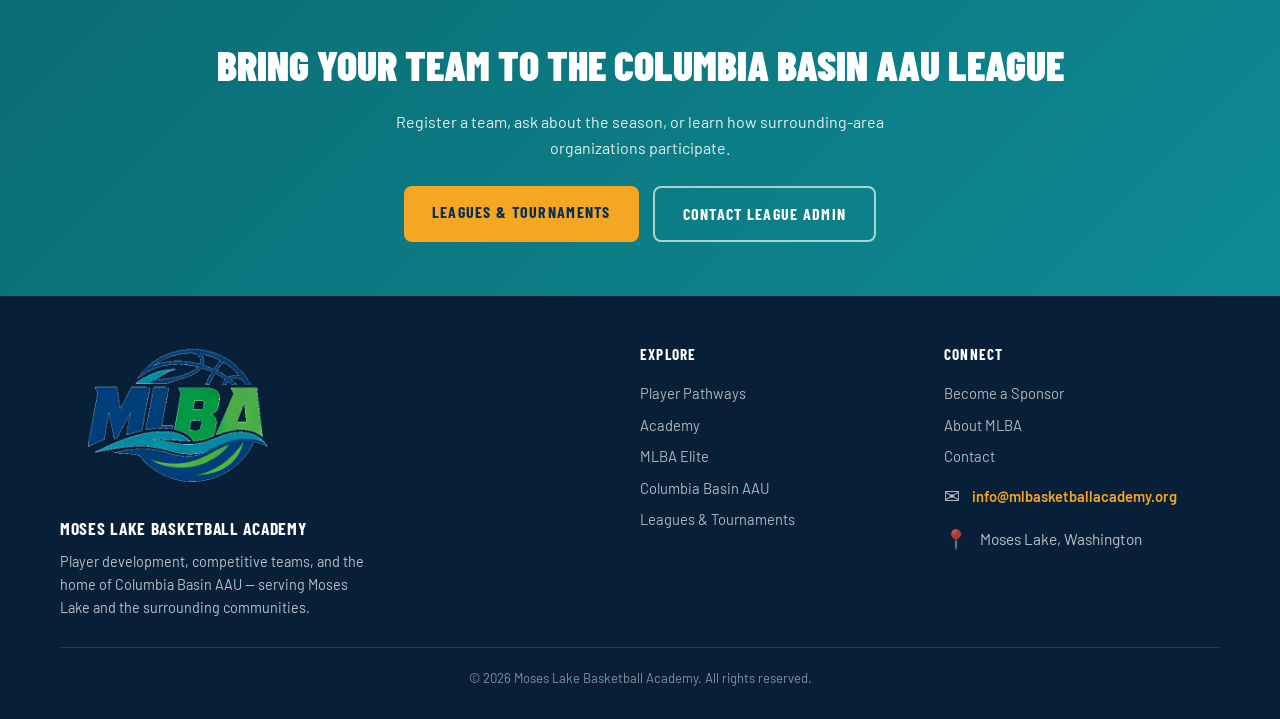
<file: columbia-basin-aau.html>
<!DOCTYPE html>
<html lang="en">
<head>
  <meta charset="UTF-8">
  <meta name="viewport" content="width=device-width, initial-scale=1.0">
  <title>Columbia Basin AAU — Moses Lake Basketball Academy</title>
  <meta name="description" content="MLBA administers the Columbia Basin AAU local league and registration operation. Most Moses Lake AAU teams operate under the Columbia Basin AAU umbrella. Information for coaches, teams, and surrounding-area organizations.">
  <link rel="icon" href="images/mlba-logo.png" type="image/png">
  <link rel="stylesheet" href="css/style.css">
</head>
<body>
  <div id="site-header"></div>
  <div id="site-nav"></div>

  <main id="main">
    <div class="page-banner">
      <div class="container">
        <span class="eyebrow">Administered by MLBA</span>
        <h1>Columbia Basin AAU</h1>
        <p>The local AAU league and registration operation for Moses Lake and the surrounding communities.</p>
      </div>
    </div>

    <!-- Role -->
    <section class="section">
      <div class="container">
        <div class="section-head">
          <span class="eyebrow">Our Role</span>
          <h2 class="section-title underline">Running the League</h2>
        </div>
        <div class="prose">
          <p>MLBA administers the Columbia Basin AAU local league and registration operation. Most Moses Lake AAU teams operate under the Columbia Basin AAU club umbrella.</p>
          <p>We manage league registration, administration, team participation, scheduling support, and tournament participation for teams across the region.</p>
        </div>
        <div class="card-grid" style="margin-top:32px;">
          <div class="card"><div class="card-icon" aria-hidden="true">📝</div><h3>Registration</h3><p>League and team registration administered through MLBA.</p></div>
          <div class="card"><div class="card-icon" aria-hidden="true">🗂️</div><h3>Administration</h3><p>Team participation and league operations managed centrally.</p></div>
          <div class="card"><div class="card-icon" aria-hidden="true">🗓️</div><h3>Scheduling Support</h3><p>Scheduling support for participating teams throughout the season.</p></div>
          <div class="card"><div class="card-icon" aria-hidden="true">🏆</div><h3>Tournaments</h3><p>Tournament participation for teams across the Columbia Basin.</p></div>
        </div>
      </div>
    </section>

    <!-- Boys & girls participation (accurate) -->
    <section class="section section--alt">
      <div class="container">
        <div class="section-head text-center">
          <span class="eyebrow">Participation</span>
          <h2 class="section-title underline">Boys &amp; Girls in the League</h2>
          <p class="section-subtitle">How participation works today across the Columbia Basin AAU league.</p>
        </div>
        <div class="pathway-grid">
          <div class="pathway-card featured">
            <div class="pc-head"><span class="pc-kicker">Girls</span><h3>Full Programming</h3></div>
            <div class="pc-body">
              <ul class="pc-list">
                <li>Girls Academy player development</li>
                <li>Columbia Basin league team placement</li>
                <li>Academy + Team pathway</li>
                <li>Tryout-based MLBA Elite</li>
              </ul>
              <a href="pathways.html" class="btn btn-ghost">Girls Pathways</a>
            </div>
          </div>
          <div class="pathway-card">
            <div class="pc-head"><span class="pc-kicker">Boys</span><h3>League Administration &amp; Registration</h3></div>
            <div class="pc-body">
              <ul class="pc-list">
                <li>League registration and administration support</li>
                <li>Boys teams may carry their own team names</li>
                <li>Tournament participation through the league</li>
                <li>No boys Academy programming at this time</li>
              </ul>
              <a href="team-registration.html#registration-form" class="btn btn-ghost">Register an Outside Team</a>
            </div>
          </div>
        </div>
        <p class="section-subtitle" style="margin-top:22px;">For boys, MLBA currently provides <strong>league registration and administration only</strong> — not Academy programming. Teams from outside Moses Lake register with the outside-team form; Moses Lake families register each player individually in AthletePilot.</p>
      </div>
    </section>

    <!-- Coaches / teams / area orgs -->
    <section class="section">
      <div class="container">
        <div class="section-head text-center">
          <span class="eyebrow">Get Involved</span>
          <h2 class="section-title underline">Coaches, Teams &amp; Area Organizations</h2>
        </div>
        <div class="card-grid cols-3">
          <div class="card">
            <div class="card-icon" aria-hidden="true">🧑‍🏫</div>
            <h3>Coaches</h3>
            <p>Coaching in the Columbia Basin AAU league? Reach out about registration, expectations, and season logistics.</p>
            <a href="contact.html" class="btn btn-ghost" style="margin-top:14px;">Contact Us</a>
          </div>
          <div class="card">
            <div class="card-icon" aria-hidden="true">🏀</div>
            <h3>Teams</h3>
            <p>Register your team to participate in league play. Teams may carry their own approved team identity.</p>
            <a href="leagues-tournaments.html" class="btn btn-ghost" style="margin-top:14px;">League &amp; Tournaments</a>
          </div>
          <div class="card">
            <div class="card-icon" aria-hidden="true">📍</div>
            <h3>Surrounding-Area Organizations</h3>
            <p>Teams from surrounding communities register to participate in the league and MLBA-operated tournaments.</p>
            <a href="team-registration.html#registration-form" class="btn btn-ghost" style="margin-top:14px;">Register an Outside Team</a>
          </div>
        </div>
      </div>
    </section>

    <!-- League info placeholders -->
    <section class="section section--alt">
      <div class="container">
        <div class="section-head text-center">
          <span class="eyebrow">League Information</span>
          <h2 class="section-title underline">Details &amp; Deadlines</h2>
          <p class="section-subtitle">League seasons are set; remaining details are being finalized. Contact us for the latest.</p>
        </div>
        <div class="card-grid">
          <div class="card"><div class="card-icon" aria-hidden="true">🗓️</div><h3>League Seasons</h3><p>Fall League: October 1 – November 30.<br>Winter League: January 9 – February 20, 2027 (Saturdays only).</p></div>
          <div class="card" style="border-top-color:var(--border);"><div class="card-icon" aria-hidden="true">📜</div><h3>League Rules</h3><p class="tbd">Rules and eligibility to be published.</p></div>
          <div class="card" style="border-top-color:var(--border);"><div class="card-icon" aria-hidden="true">🏟️</div><h3>Gym Locations</h3><p class="tbd">Gym and venue locations to be confirmed.</p></div>
          <div class="card"><div class="card-icon" aria-hidden="true">⏰</div><h3>Registration Deadlines</h3><p>Winter 2027 League outside-team registration closes December 28, 2026.</p><a href="team-registration.html#registration-form" class="btn btn-ghost" style="margin-top:14px;">Register an Outside Team</a></div>
        </div>
      </div>
    </section>

    <section class="cta-band">
      <div class="container">
        <h2>Bring Your Team to the Columbia Basin AAU League</h2>
        <p>Register a team, ask about the season, or learn how surrounding-area organizations participate.</p>
        <div class="btn-row center">
          <a href="leagues-tournaments.html" class="btn btn-gold">Leagues &amp; Tournaments</a>
          <a href="contact.html" class="btn btn-outline">Contact League Admin</a>
        </div>
      </div>
    </section>
  </main>

  <div id="site-footer"></div>

  <script src="js/components.js"></script>
  <script src="js/main.js"></script>
</body>
</html>
</file>
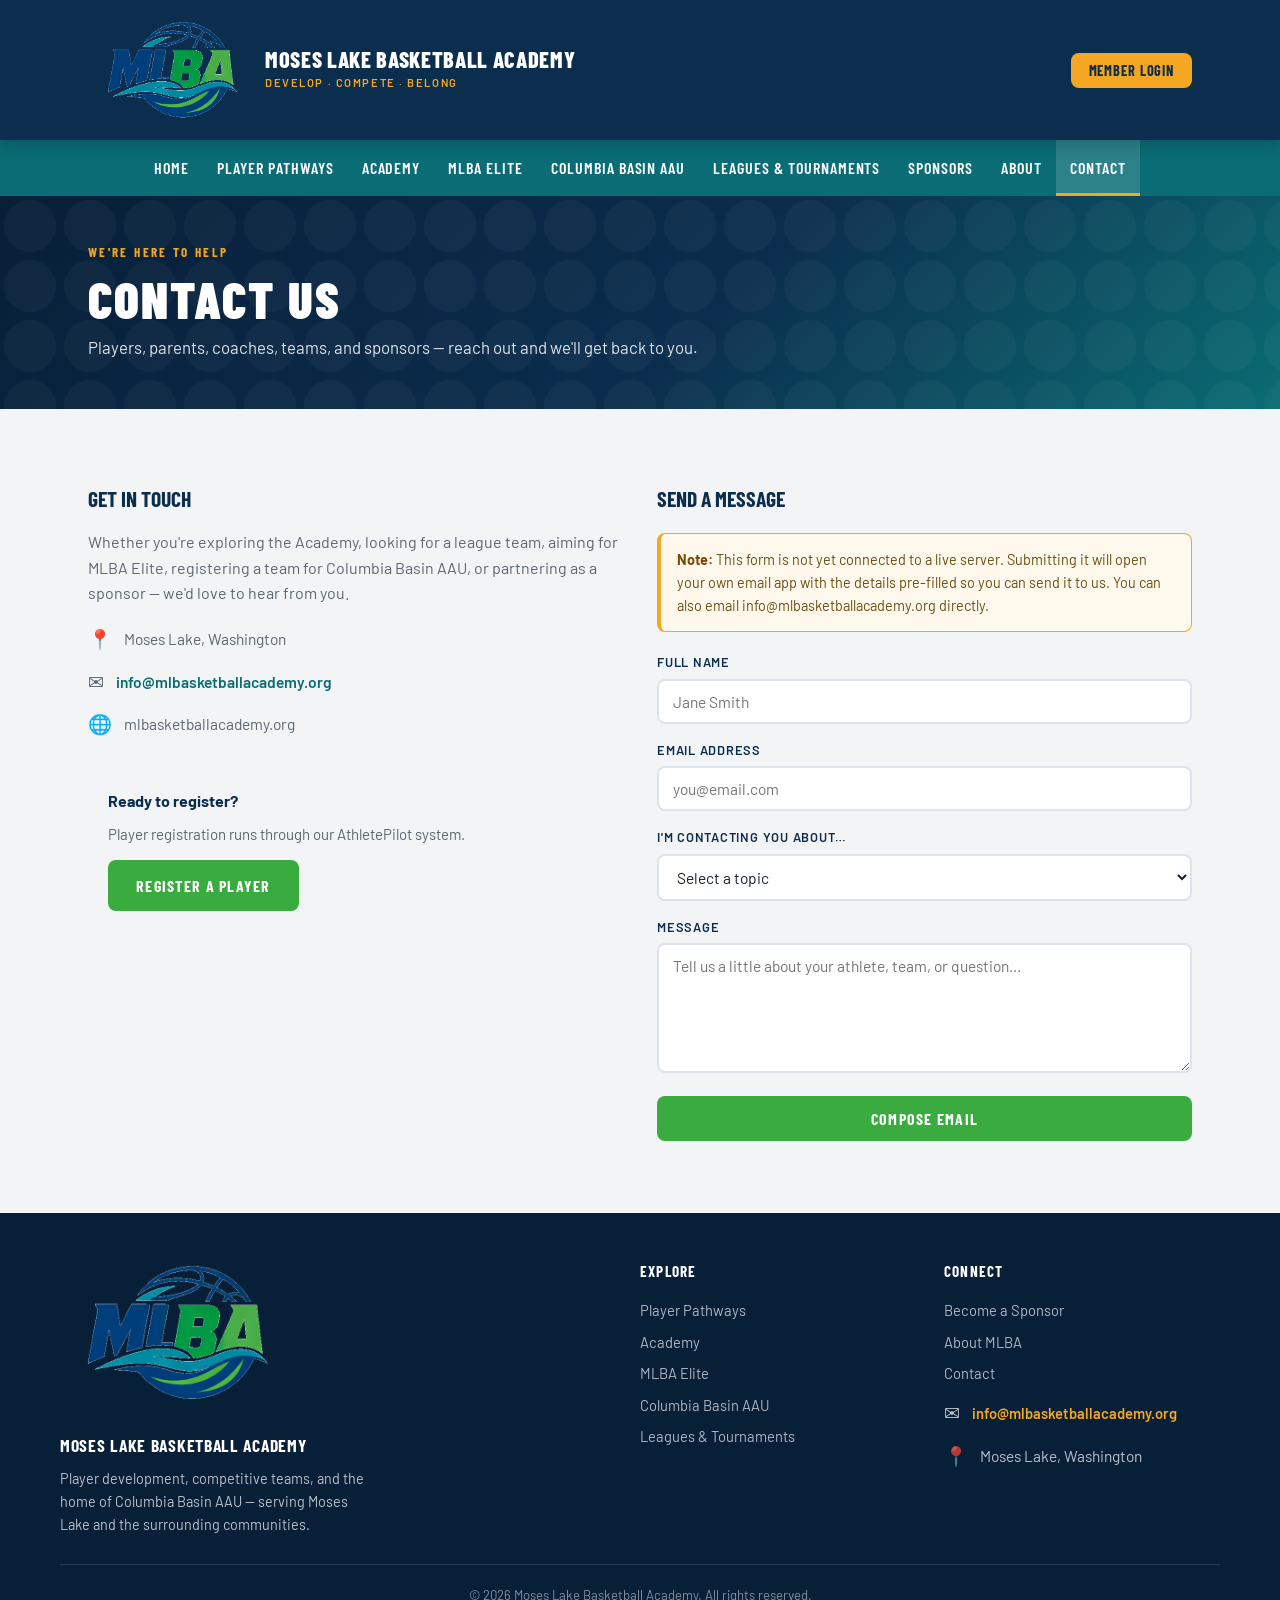
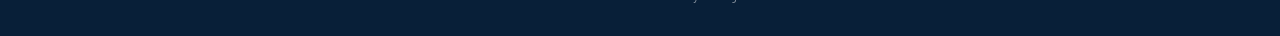
<file: contact.html>
<!DOCTYPE html>
<html lang="en">
<head>
  <meta charset="UTF-8">
  <meta name="viewport" content="width=device-width, initial-scale=1.0">
  <title>Contact — Moses Lake Basketball Academy</title>
  <meta name="description" content="Contact Moses Lake Basketball Academy — questions about the girls Academy, league teams, Academy + Team, MLBA Elite, Columbia Basin AAU team registration, tournaments, coaching, or sponsorship.">
  <link rel="icon" href="images/mlba-logo.png" type="image/png">
  <link rel="stylesheet" href="css/style.css">
</head>
<body>
  <div id="site-header"></div>
  <div id="site-nav"></div>

  <main id="main">
    <div class="page-banner">
      <div class="container">
        <span class="eyebrow">We're Here to Help</span>
        <h1>Contact Us</h1>
        <p>Players, parents, coaches, teams, and sponsors — reach out and we'll get back to you.</p>
      </div>
    </div>

    <section class="section">
      <div class="container">
        <div class="contact-grid">
          <!-- Info -->
          <div class="contact-info">
            <h3>Get In Touch</h3>
            <p>Whether you're exploring the Academy, looking for a league team, aiming for MLBA Elite, registering a team for Columbia Basin AAU, or partnering as a sponsor — we'd love to hear from you.</p>

            <div class="contact-detail">
              <span class="icon" aria-hidden="true">📍</span>
              <span>Moses Lake, Washington</span>
            </div>
            <div class="contact-detail">
              <span class="icon" aria-hidden="true">✉️</span>
              <a href="mailto:info@mlbasketballacademy.org">info@mlbasketballacademy.org</a>
            </div>
            <div class="contact-detail">
              <span class="icon" aria-hidden="true">🌐</span>
              <span>mlbasketballacademy.org</span>
            </div>

            <div style="margin-top:28px;background:var(--gray-lt);border-radius:12px;padding:20px;">
              <p style="font-weight:700;color:var(--navy);margin-bottom:8px;">Ready to register?</p>
              <p style="color:var(--gray);font-size:0.94rem;margin-bottom:14px;">Player registration runs through our AthletePilot system.</p>
              <a href="https://www.athletepilot.com/register/mlba_1773697477281/offerings" class="btn btn-primary">Register a Player</a>
            </div>
          </div>

          <!-- Form -->
          <div>
            <h3 style="font-family:var(--font-head);font-size:1.35rem;font-weight:700;color:var(--navy);margin-bottom:18px;text-transform:uppercase;">Send a Message</h3>

            <div class="form-notice" role="note">
              <strong>Note:</strong> This form is not yet connected to a live server. Submitting it will open your own email app with the details pre-filled so you can send it to us. You can also email
              <a href="mailto:info@mlbasketballacademy.org">info@mlbasketballacademy.org</a> directly.
            </div>

            <form id="contactForm" novalidate>
              <div class="form-group">
                <label for="name">Full Name</label>
                <input type="text" id="name" name="name" autocomplete="name" placeholder="Jane Smith" required>
              </div>
              <div class="form-group">
                <label for="email">Email Address</label>
                <input type="email" id="email" name="email" autocomplete="email" placeholder="you@email.com" required>
              </div>
              <div class="form-group">
                <label for="subject">I'm contacting you about…</label>
                <select id="subject" name="subject">
                  <option value="">Select a topic</option>
                  <option>Girls Academy</option>
                  <option>Girls League Team</option>
                  <option>Academy + Team</option>
                  <option>MLBA Elite</option>
                  <option>Boys Team Registration</option>
                  <option>Columbia Basin AAU team registration</option>
                  <option>Tournament registration</option>
                  <option>Coaching</option>
                  <option>Sponsorship</option>
                  <option>General question</option>
                </select>
              </div>
              <div class="form-group">
                <label for="message">Message</label>
                <textarea id="message" name="message" placeholder="Tell us a little about your athlete, team, or question…"></textarea>
              </div>
              <button type="submit" class="btn btn-primary" style="width:100%;">Compose Email</button>
              <p id="formStatus" role="status" aria-live="polite" hidden
                 style="margin-top:14px;color:var(--teal);font-size:0.92rem;"></p>
            </form>
          </div>
        </div>
      </div>
    </section>
  </main>

  <div id="site-footer"></div>

  <script src="js/components.js"></script>
  <script src="js/main.js"></script>
</body>
</html>
</file>
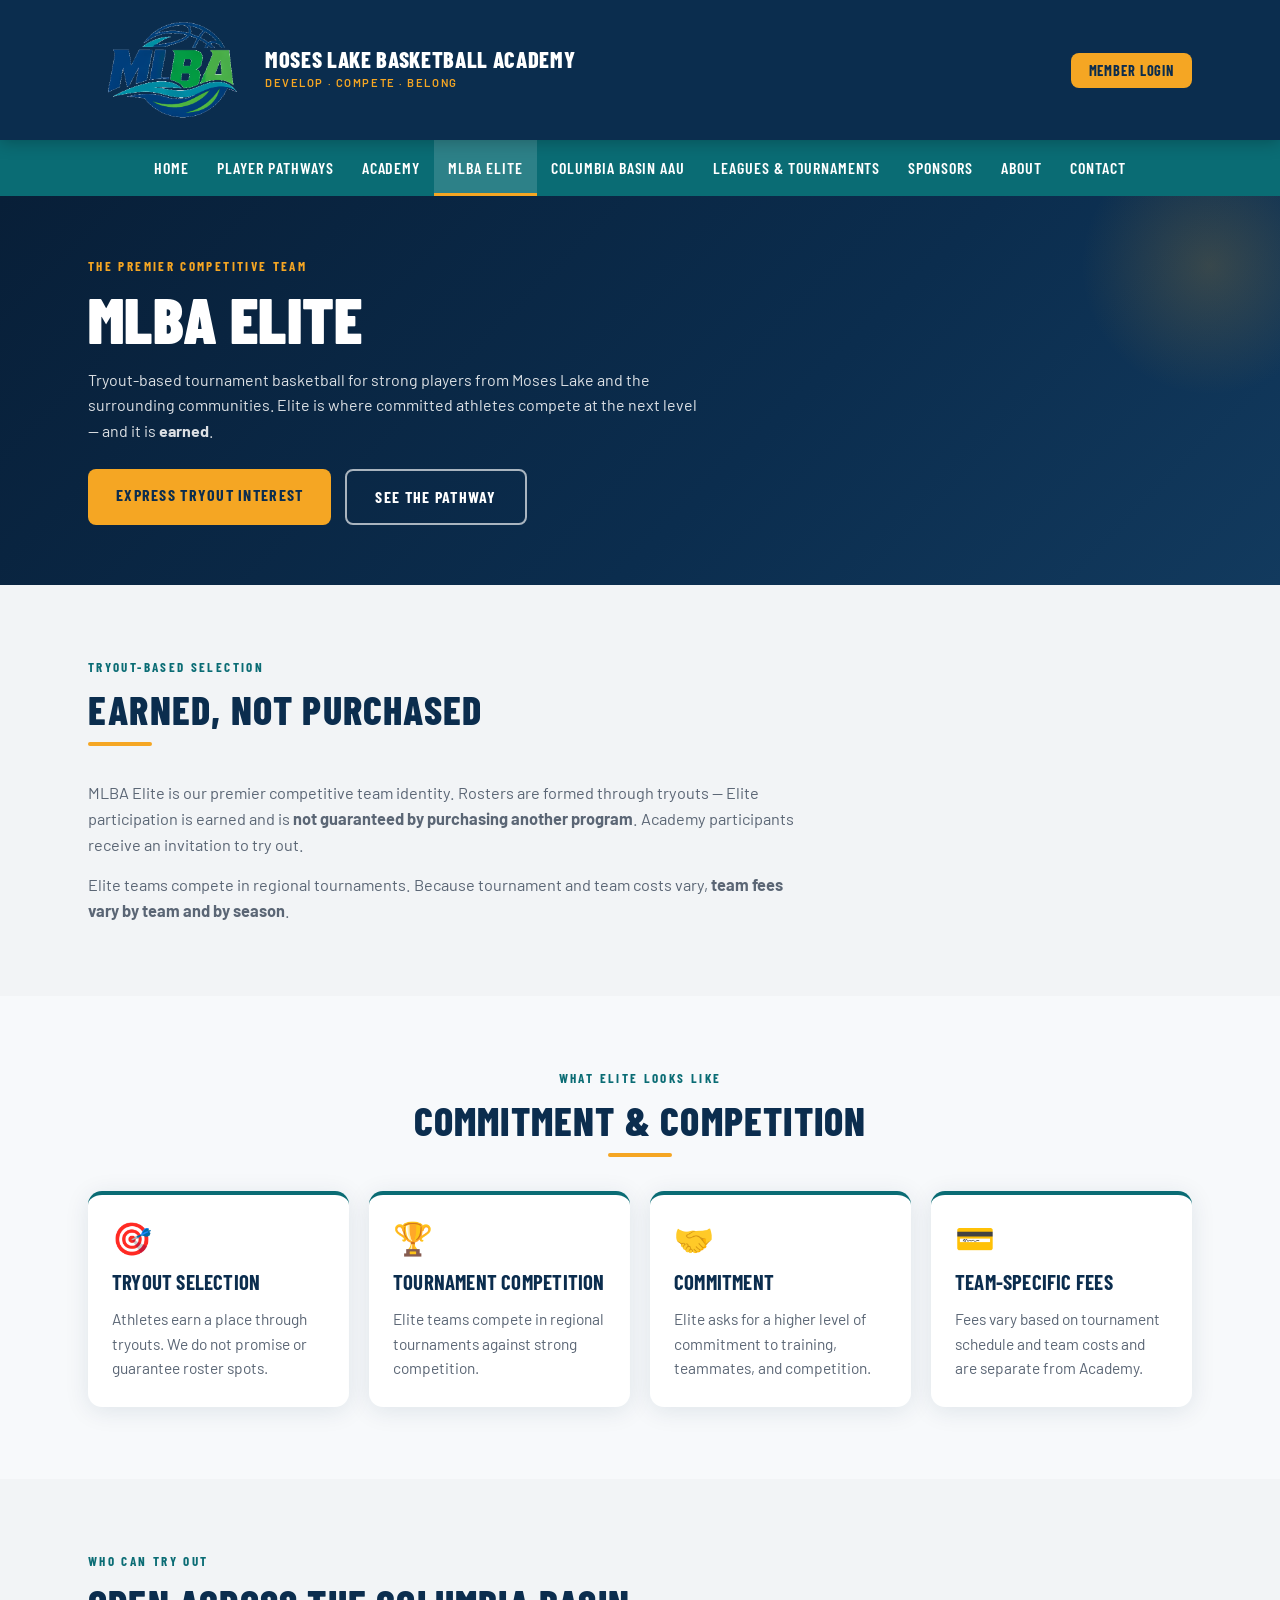
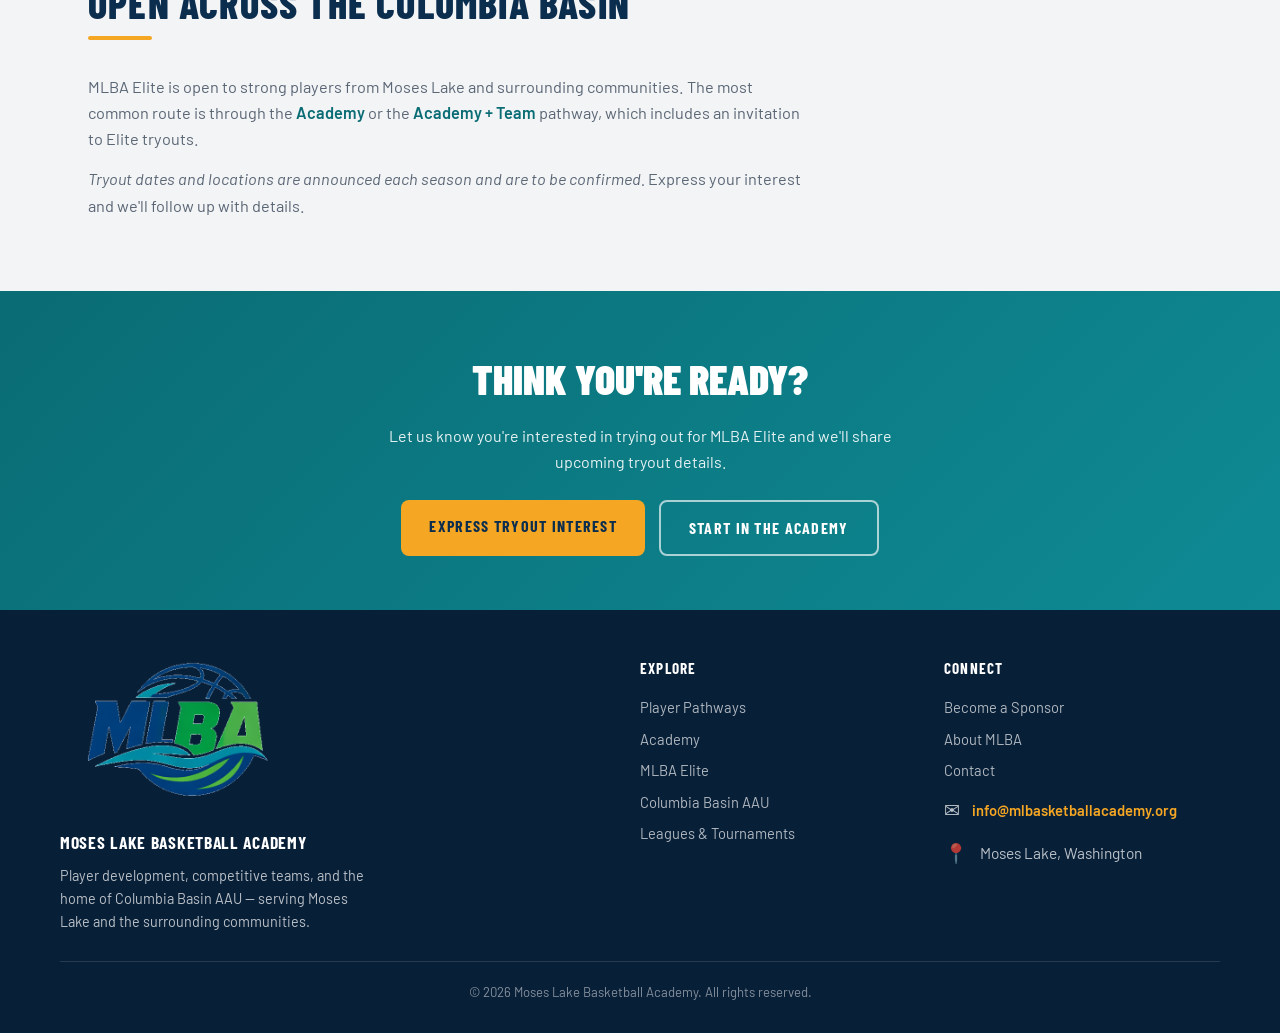
<file: elite.html>
<!DOCTYPE html>
<html lang="en">
<head>
  <meta charset="UTF-8">
  <meta name="viewport" content="width=device-width, initial-scale=1.0">
  <title>MLBA Elite — Moses Lake Basketball Academy</title>
  <meta name="description" content="MLBA Elite is our tryout-based tournament program — the premier competitive team identity for strong players from Moses Lake and surrounding communities. Selection is earned through tryouts; team fees vary by tournament and team costs.">
  <link rel="icon" href="images/mlba-logo.png" type="image/png">
  <link rel="stylesheet" href="css/style.css">
</head>
<body>
  <div id="site-header"></div>
  <div id="site-nav"></div>

  <main id="main">
    <!-- Aspirational hero banner -->
    <section class="elite-band">
      <div class="container">
        <span class="eyebrow">The Premier Competitive Team</span>
        <h2 style="font-size:clamp(2.4rem,8vw,4rem);">MLBA Elite</h2>
        <p>Tryout-based tournament basketball for strong players from Moses Lake and the surrounding communities. Elite is where committed athletes compete at the next level — and it is <strong>earned</strong>.</p>
        <div class="btn-row" style="margin-top:26px;">
          <a href="contact.html" class="btn btn-gold">Express Tryout Interest</a>
          <a href="pathways.html" class="btn btn-outline">See the Pathway</a>
        </div>
      </div>
    </section>

    <!-- Selection -->
    <section class="section">
      <div class="container">
        <div class="section-head">
          <span class="eyebrow">Tryout-Based Selection</span>
          <h2 class="section-title underline">Earned, Not Purchased</h2>
        </div>
        <div class="prose">
          <p>MLBA Elite is our premier competitive team identity. Rosters are formed through tryouts — Elite participation is earned and is <strong>not guaranteed by purchasing another program</strong>. Academy participants receive an invitation to try out.</p>
          <p>Elite teams compete in regional tournaments. Because tournament and team costs vary, <strong>team fees vary by team and by season</strong>.</p>
        </div>
      </div>
    </section>

    <!-- What to expect -->
    <section class="section section--alt">
      <div class="container">
        <div class="section-head text-center">
          <span class="eyebrow">What Elite Looks Like</span>
          <h2 class="section-title underline">Commitment &amp; Competition</h2>
        </div>
        <div class="card-grid">
          <div class="card">
            <div class="card-icon" aria-hidden="true">🎯</div>
            <h3>Tryout Selection</h3>
            <p>Athletes earn a place through tryouts. We do not promise or guarantee roster spots.</p>
          </div>
          <div class="card">
            <div class="card-icon" aria-hidden="true">🏆</div>
            <h3>Tournament Competition</h3>
            <p>Elite teams compete in regional tournaments against strong competition.</p>
          </div>
          <div class="card">
            <div class="card-icon" aria-hidden="true">🤝</div>
            <h3>Commitment</h3>
            <p>Elite asks for a higher level of commitment to training, teammates, and competition.</p>
          </div>
          <div class="card">
            <div class="card-icon" aria-hidden="true">💳</div>
            <h3>Team-Specific Fees</h3>
            <p>Fees vary based on tournament schedule and team costs and are separate from Academy.</p>
          </div>
        </div>
      </div>
    </section>

    <!-- Eligibility -->
    <section class="section">
      <div class="container">
        <div class="section-head">
          <span class="eyebrow">Who Can Try Out</span>
          <h2 class="section-title underline">Open Across the Columbia Basin</h2>
        </div>
        <div class="prose">
          <p>MLBA Elite is open to strong players from Moses Lake and surrounding communities. The most common route is through the <a href="academy.html" style="color:var(--teal);font-weight:600;">Academy</a> or the <a href="pathways.html" style="color:var(--teal);font-weight:600;">Academy + Team</a> pathway, which includes an invitation to Elite tryouts.</p>
          <p><span class="tbd">Tryout dates and locations are announced each season and are to be confirmed.</span> Express your interest and we'll follow up with details.</p>
        </div>
      </div>
    </section>

    <section class="cta-band">
      <div class="container">
        <h2>Think You're Ready?</h2>
        <p>Let us know you're interested in trying out for MLBA Elite and we'll share upcoming tryout details.</p>
        <div class="btn-row center">
          <a href="contact.html" class="btn btn-gold">Express Tryout Interest</a>
          <a href="academy.html" class="btn btn-outline">Start in the Academy</a>
        </div>
      </div>
    </section>
  </main>

  <div id="site-footer"></div>

  <script src="js/components.js"></script>
  <script src="js/main.js"></script>
</body>
</html>
</file>
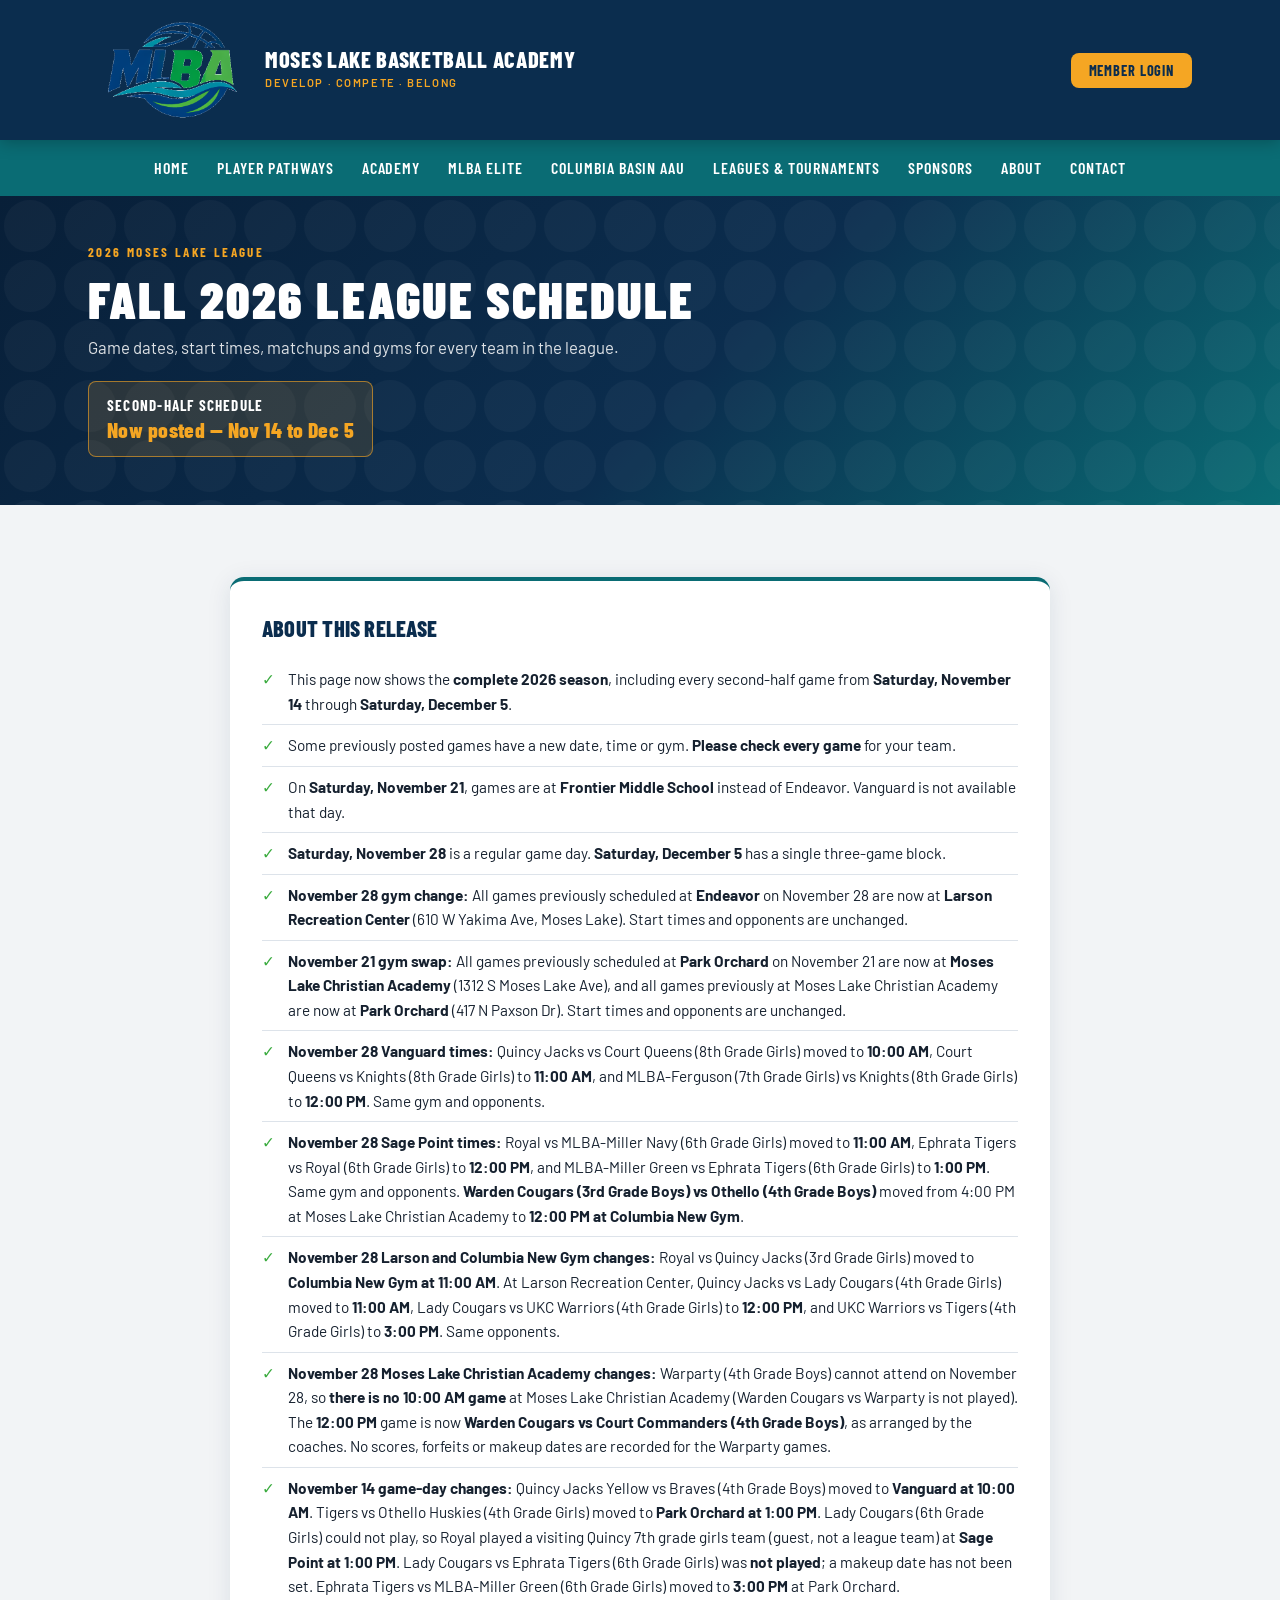
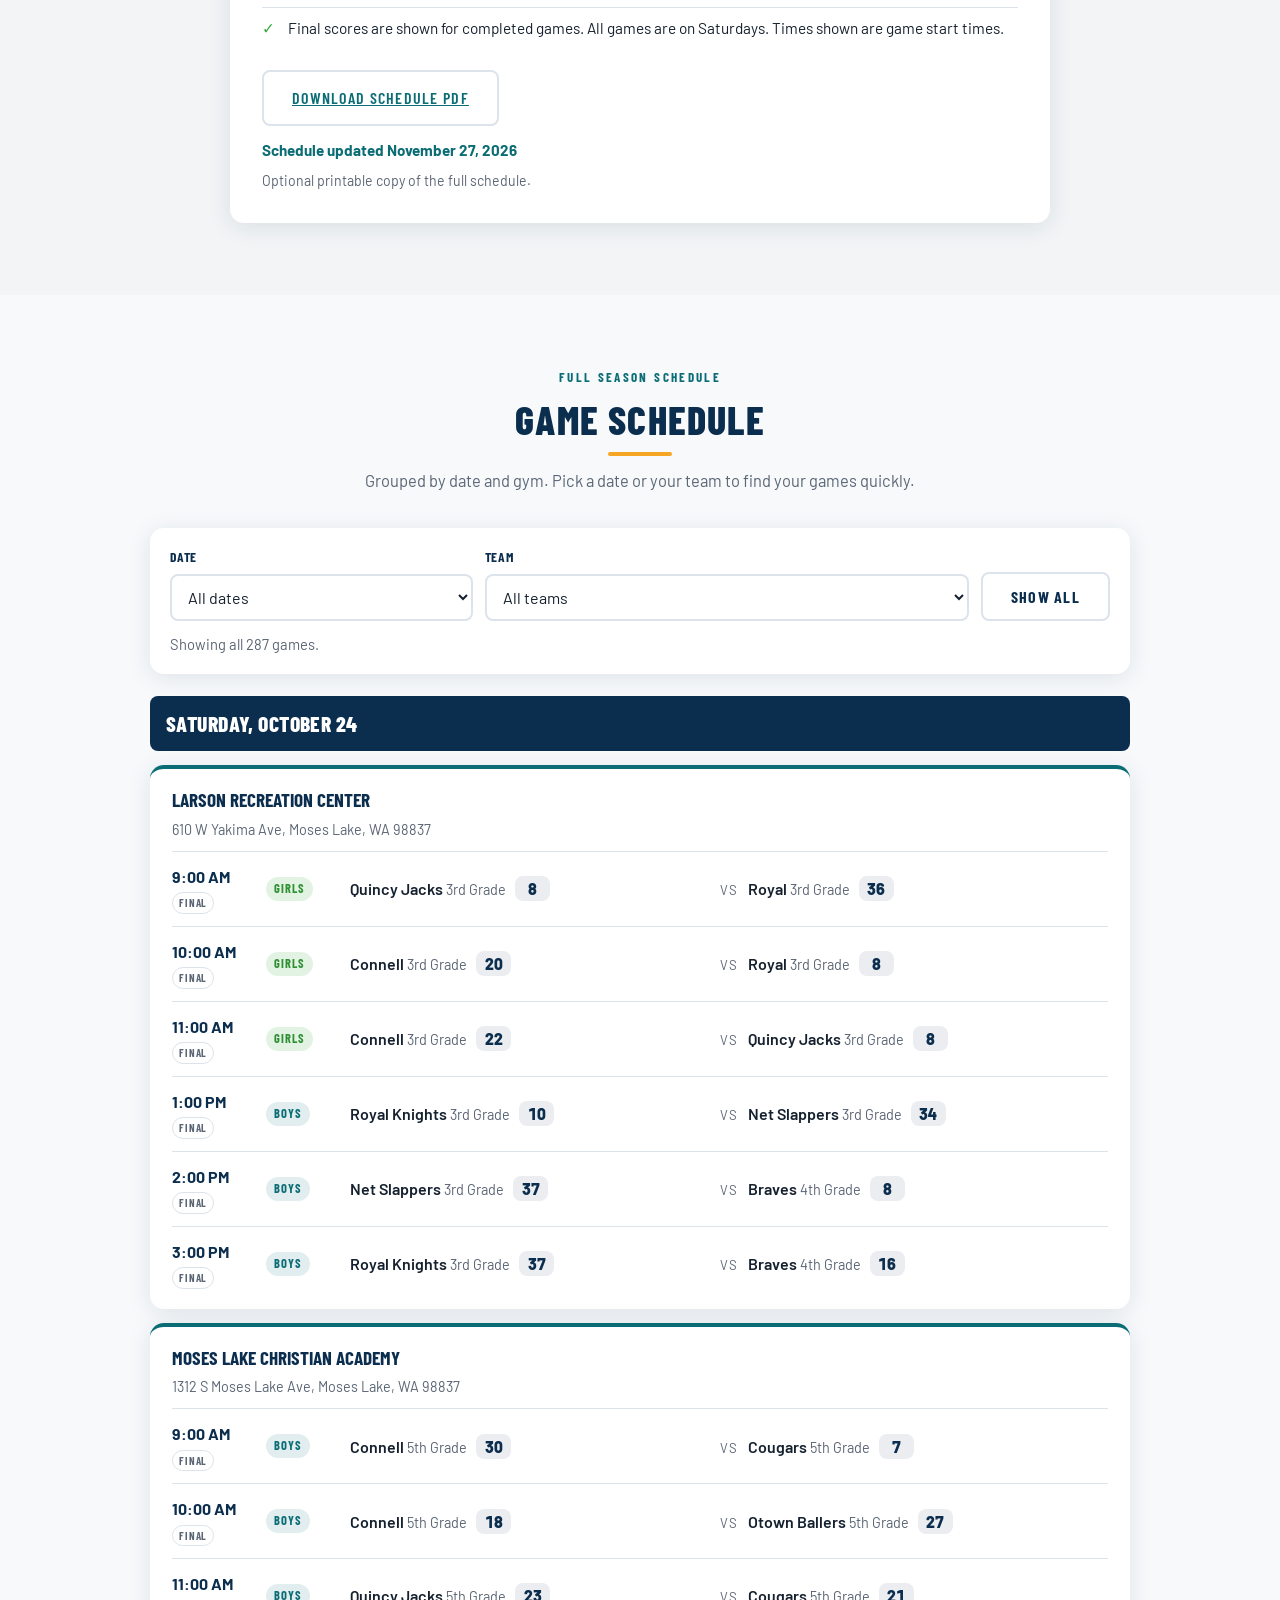
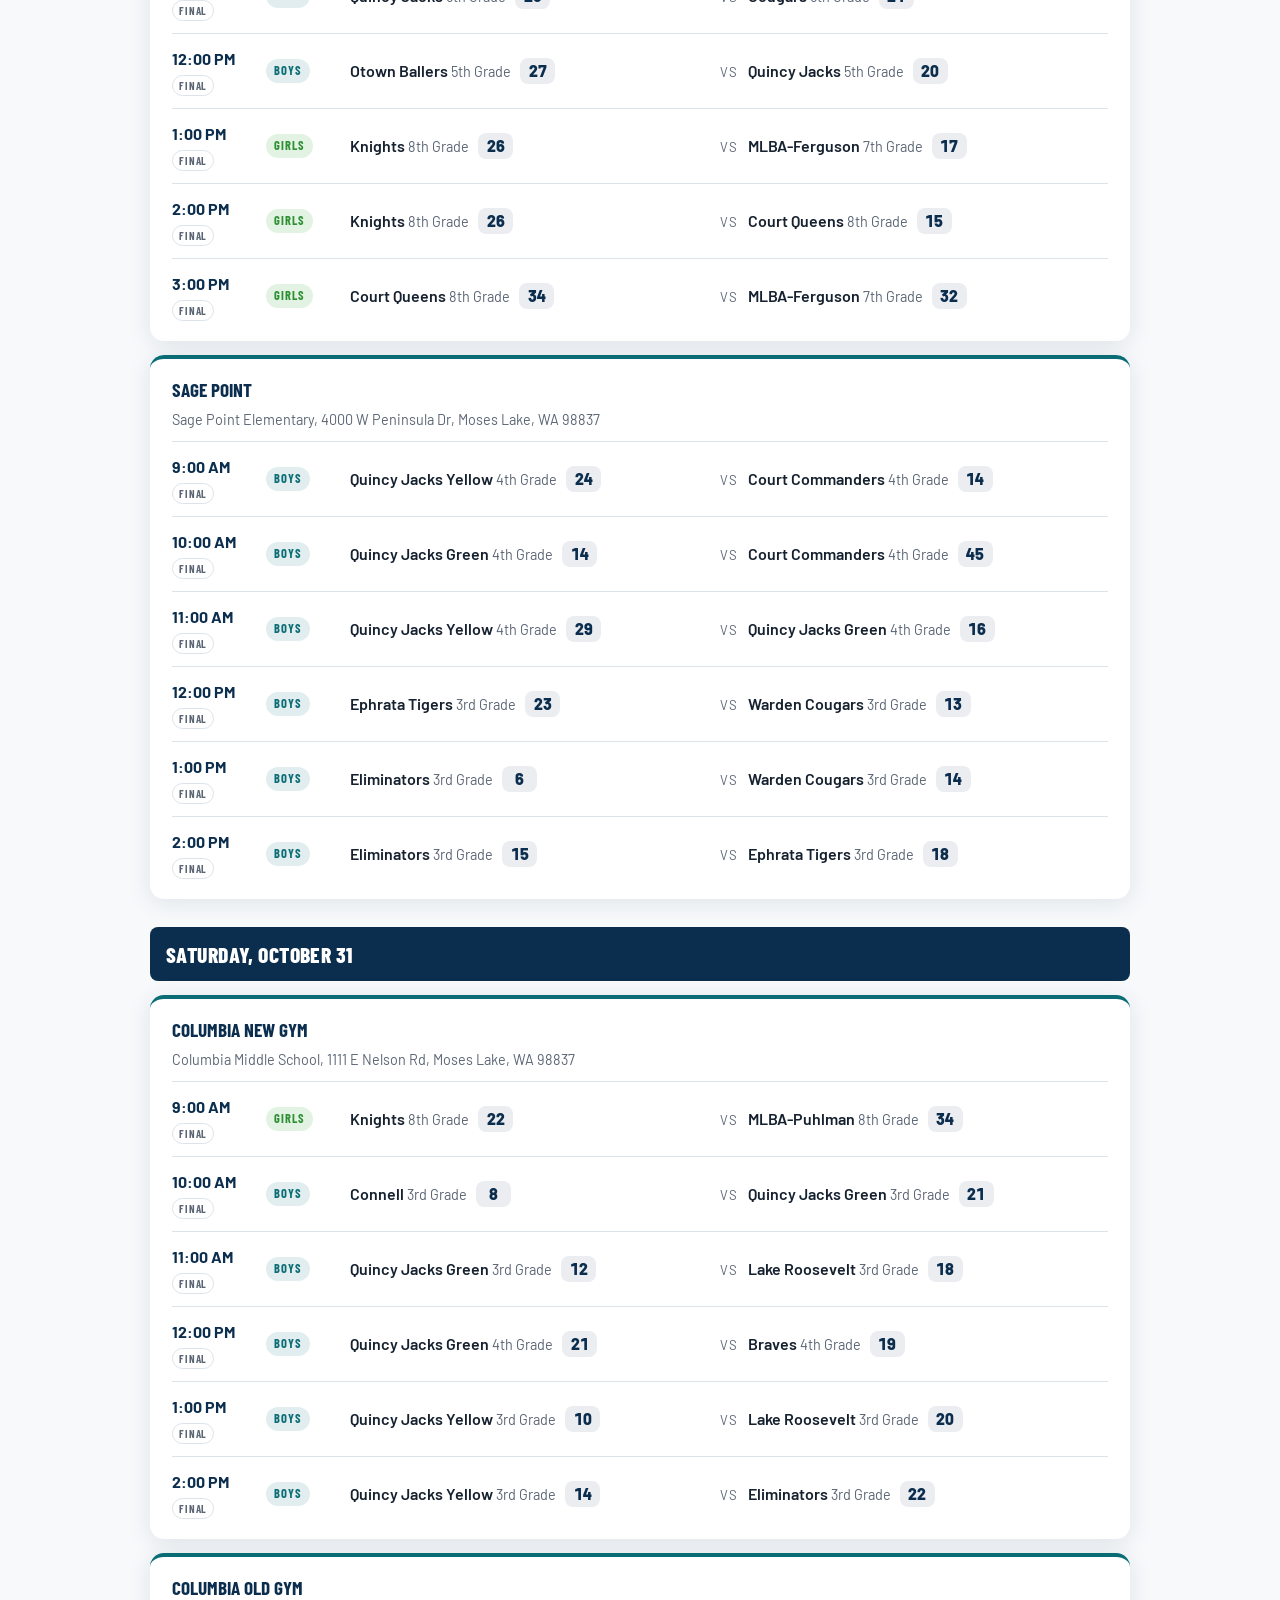
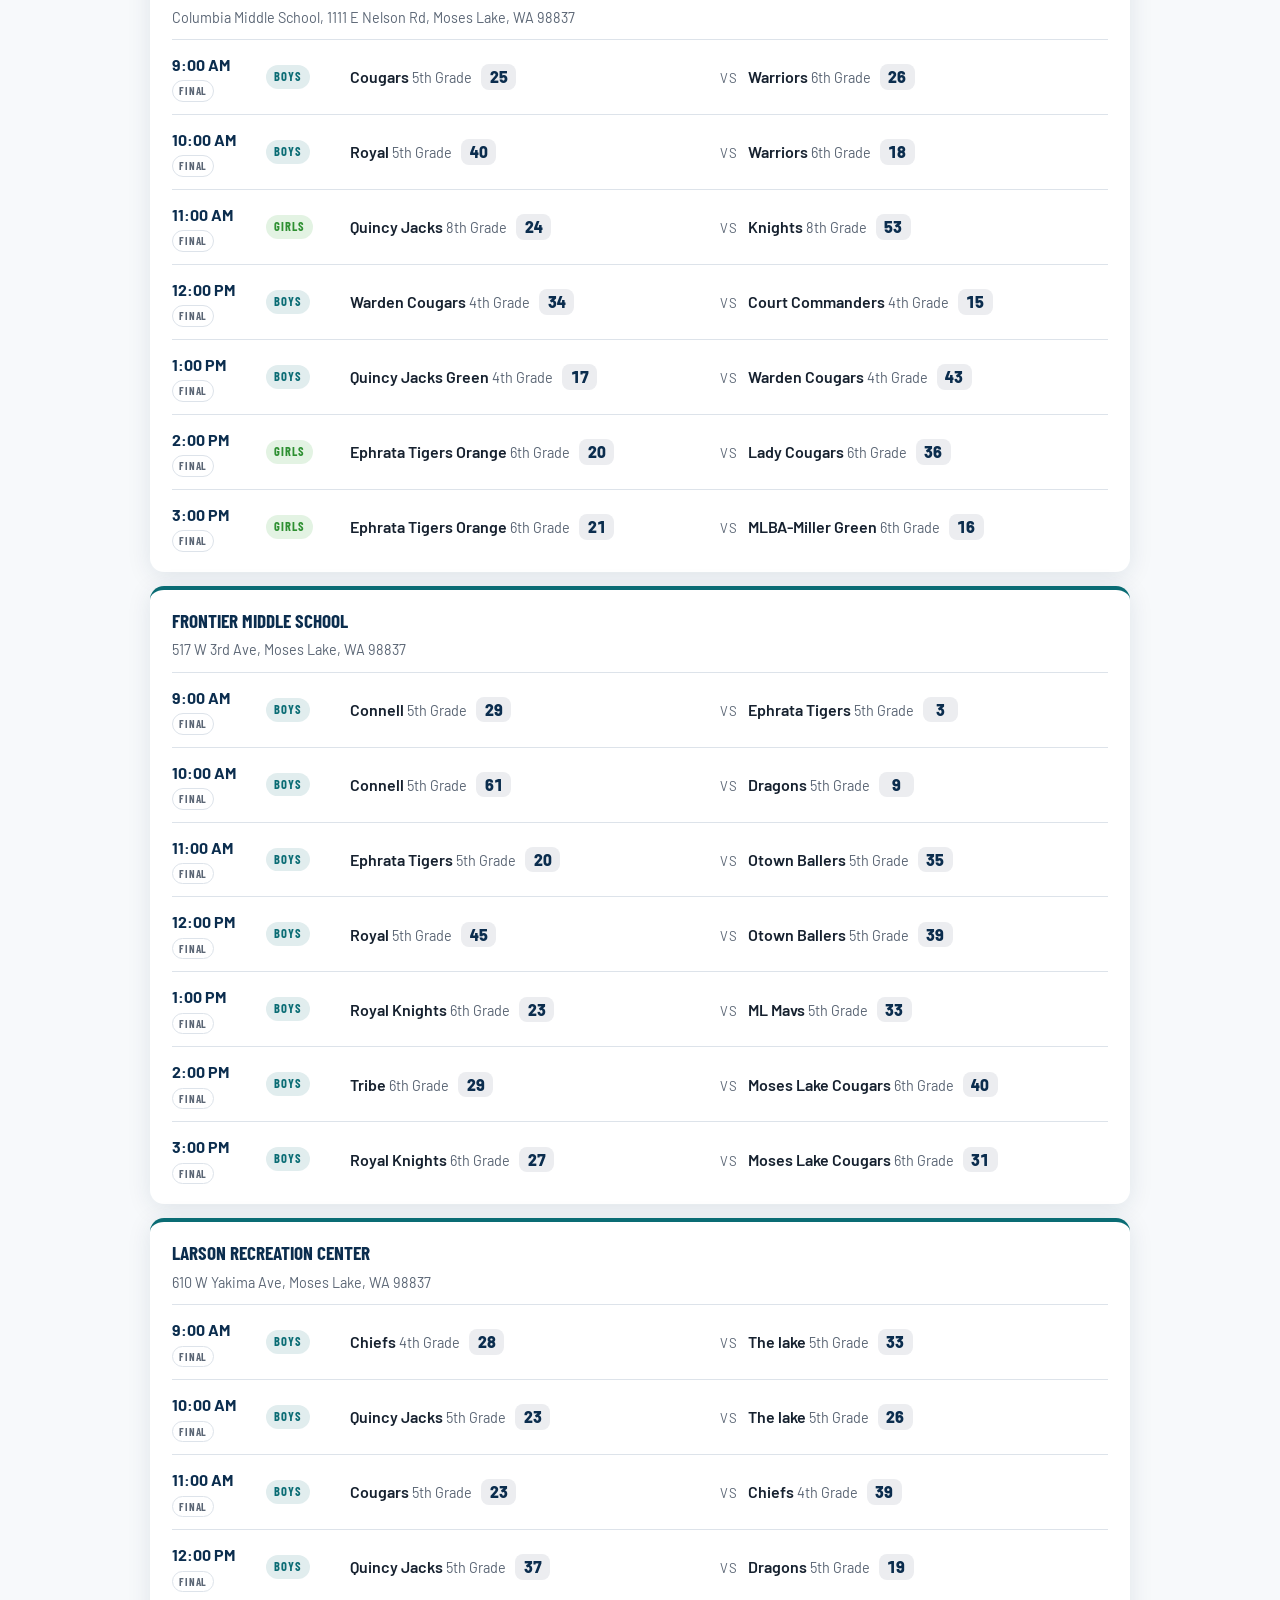
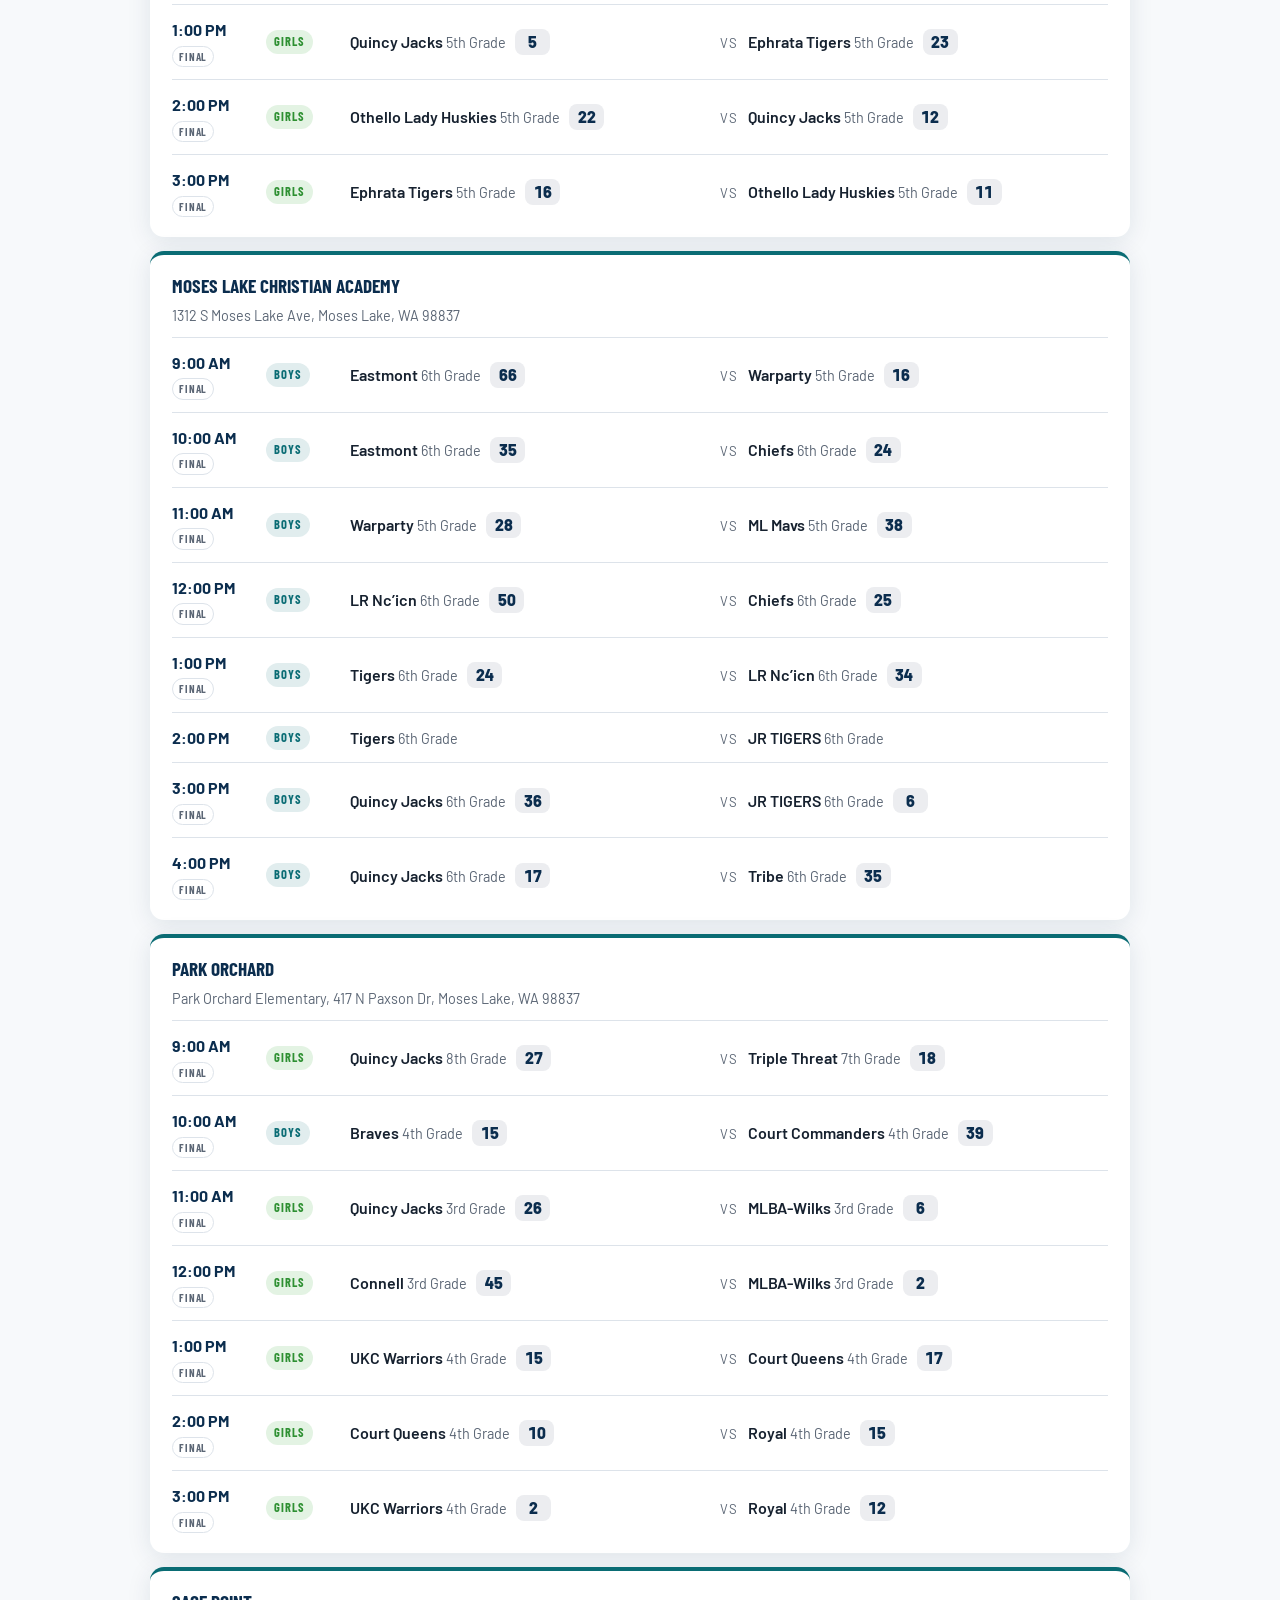
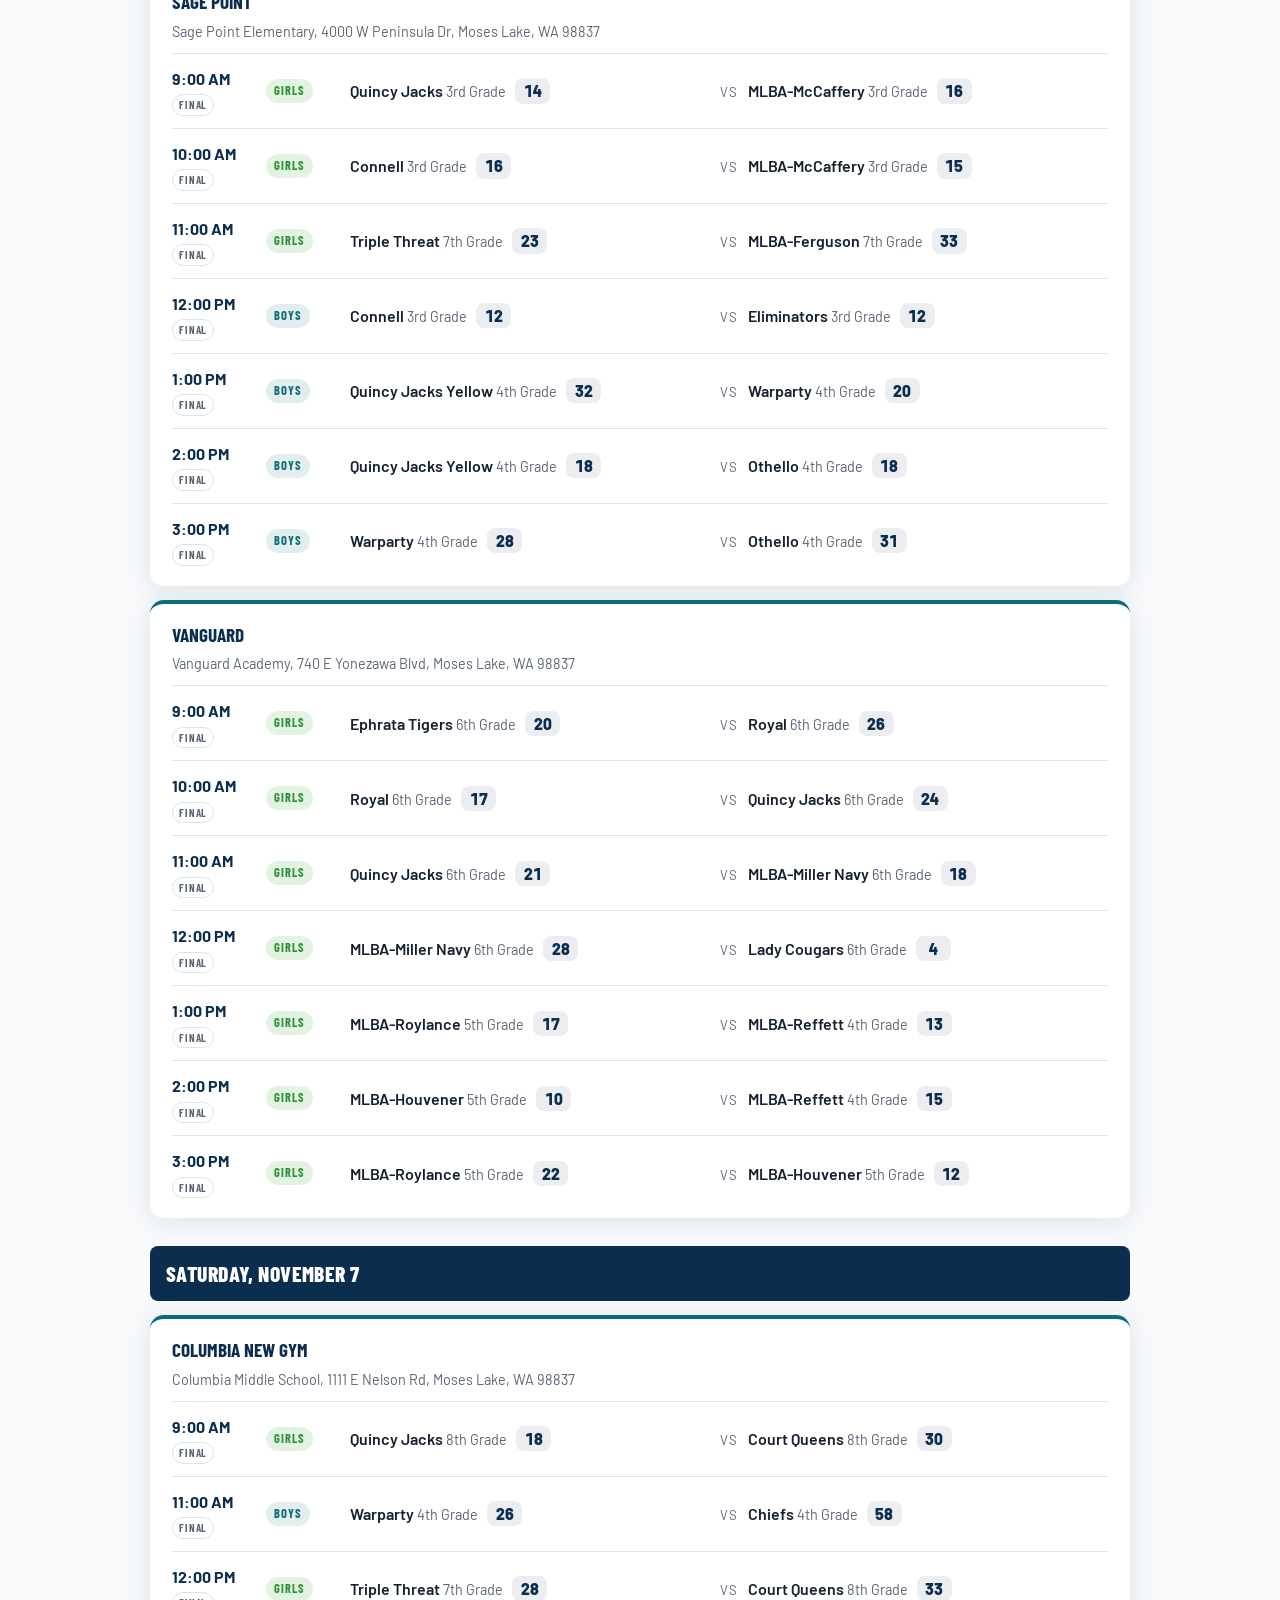
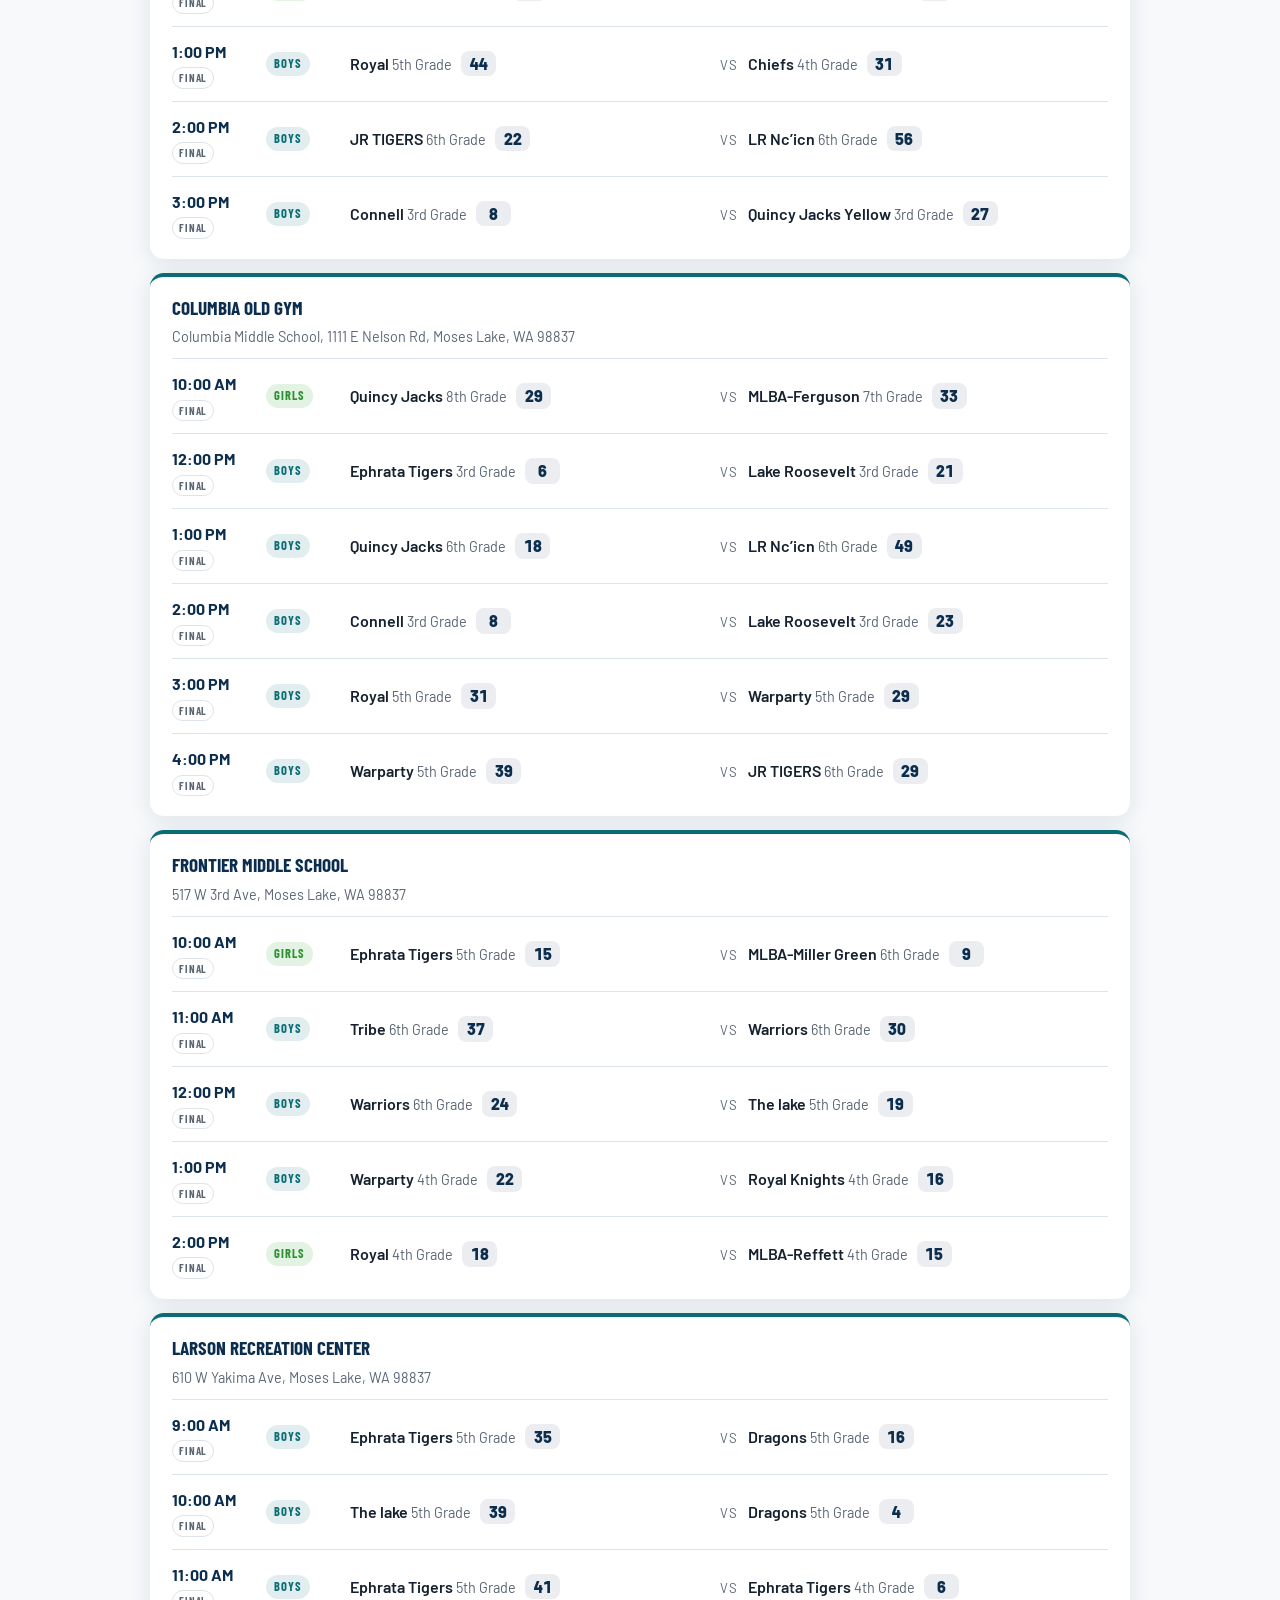
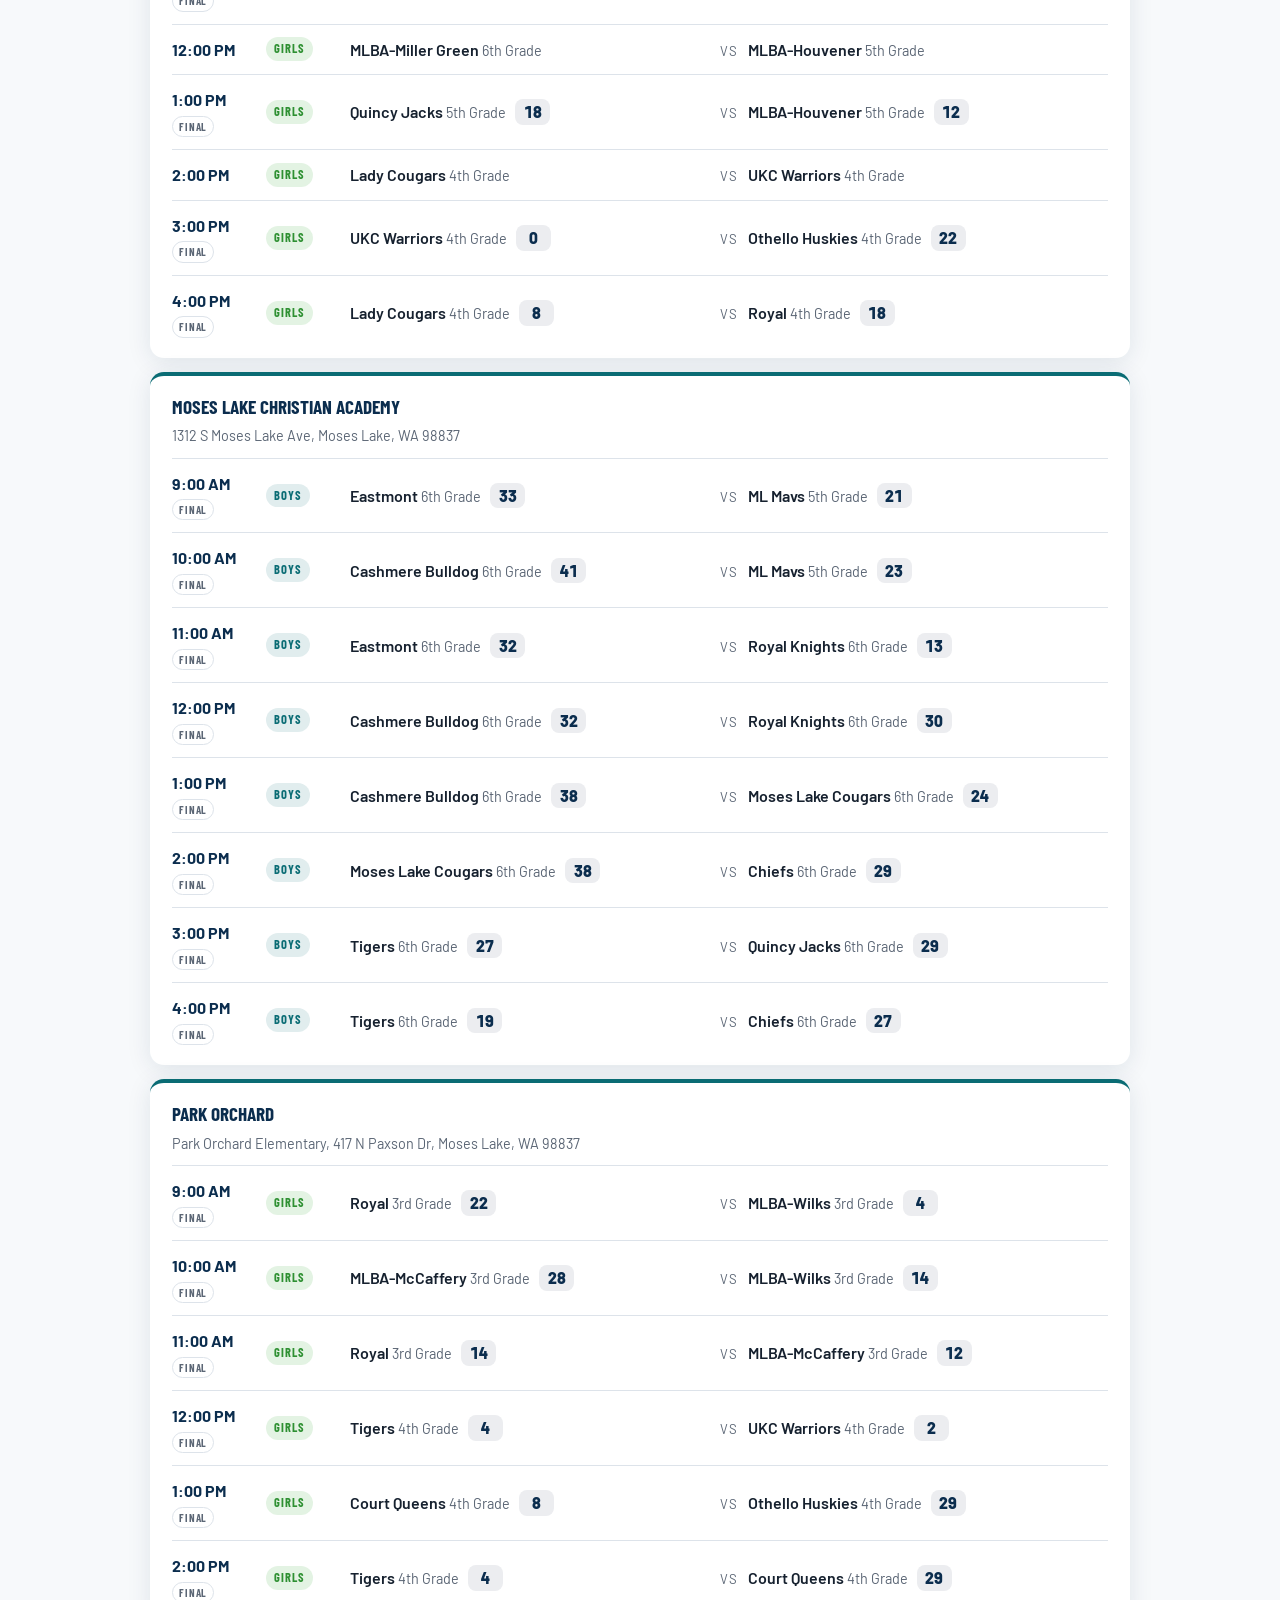
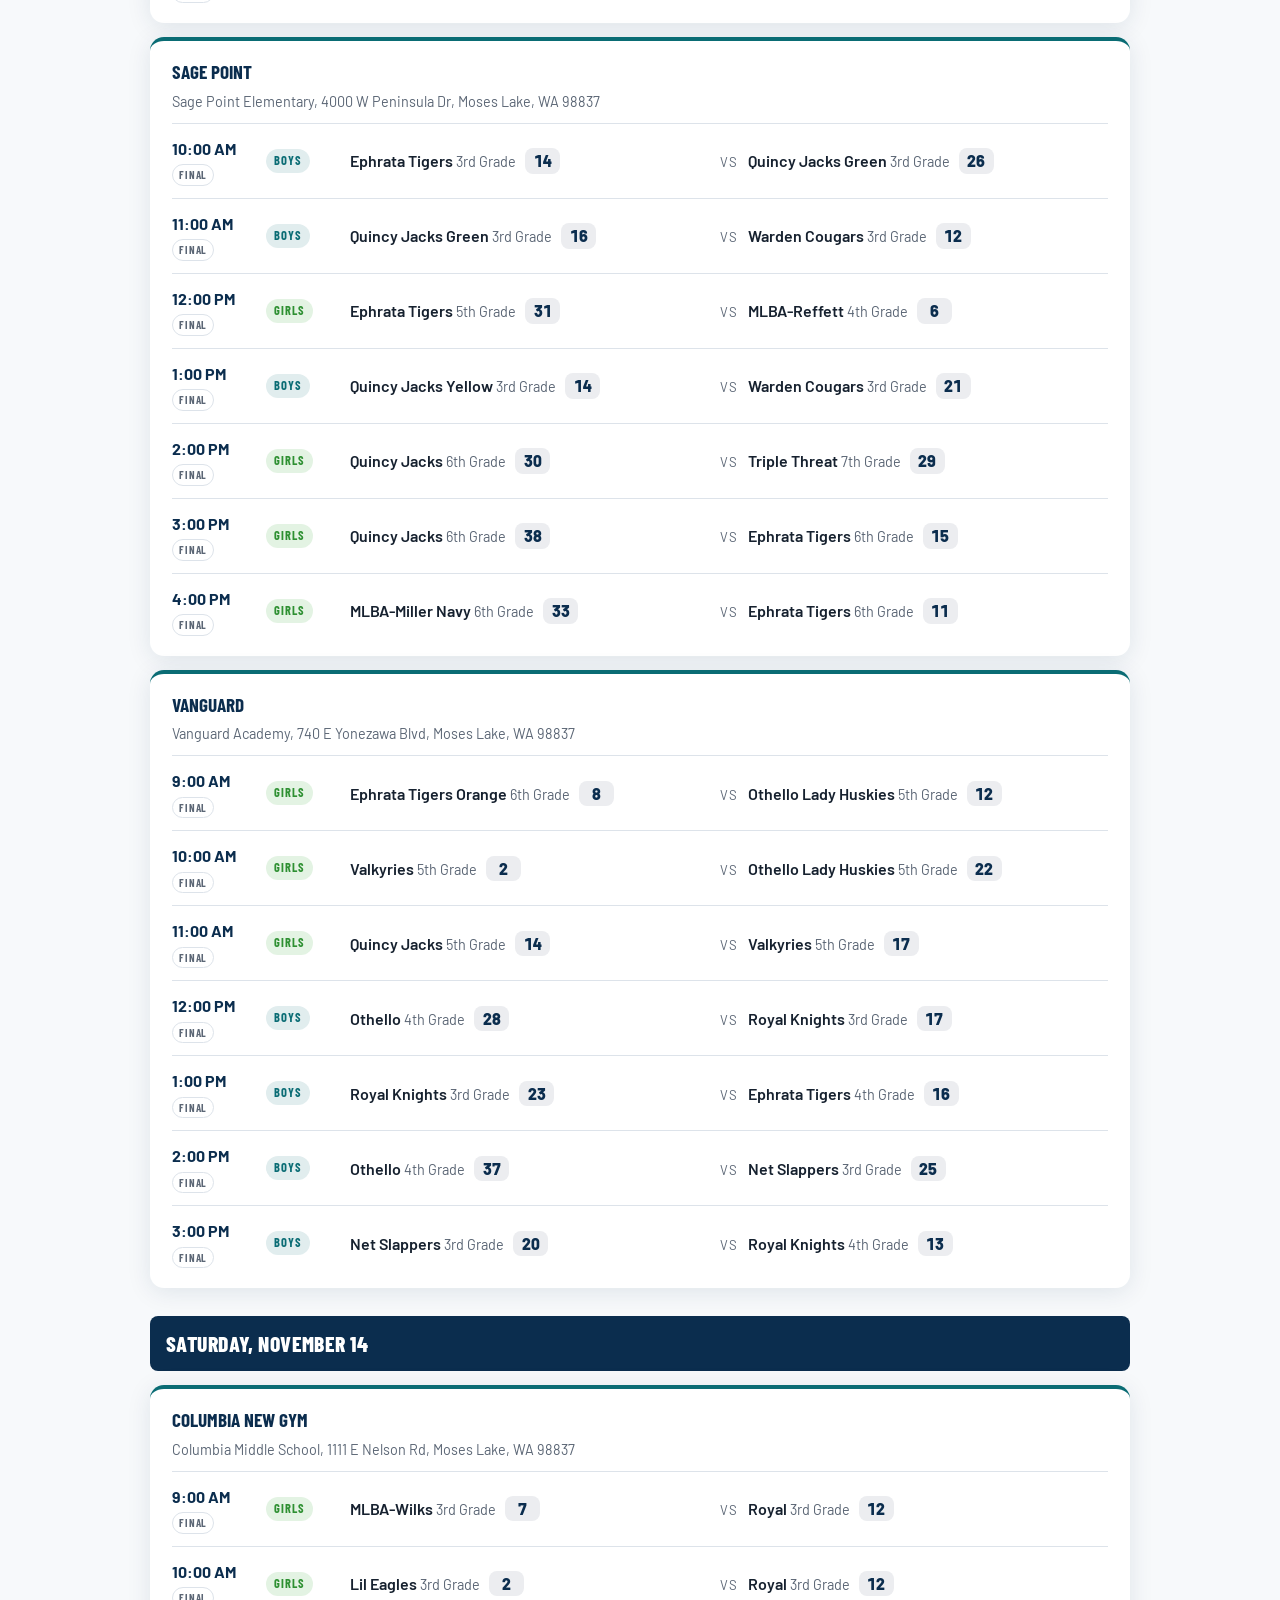
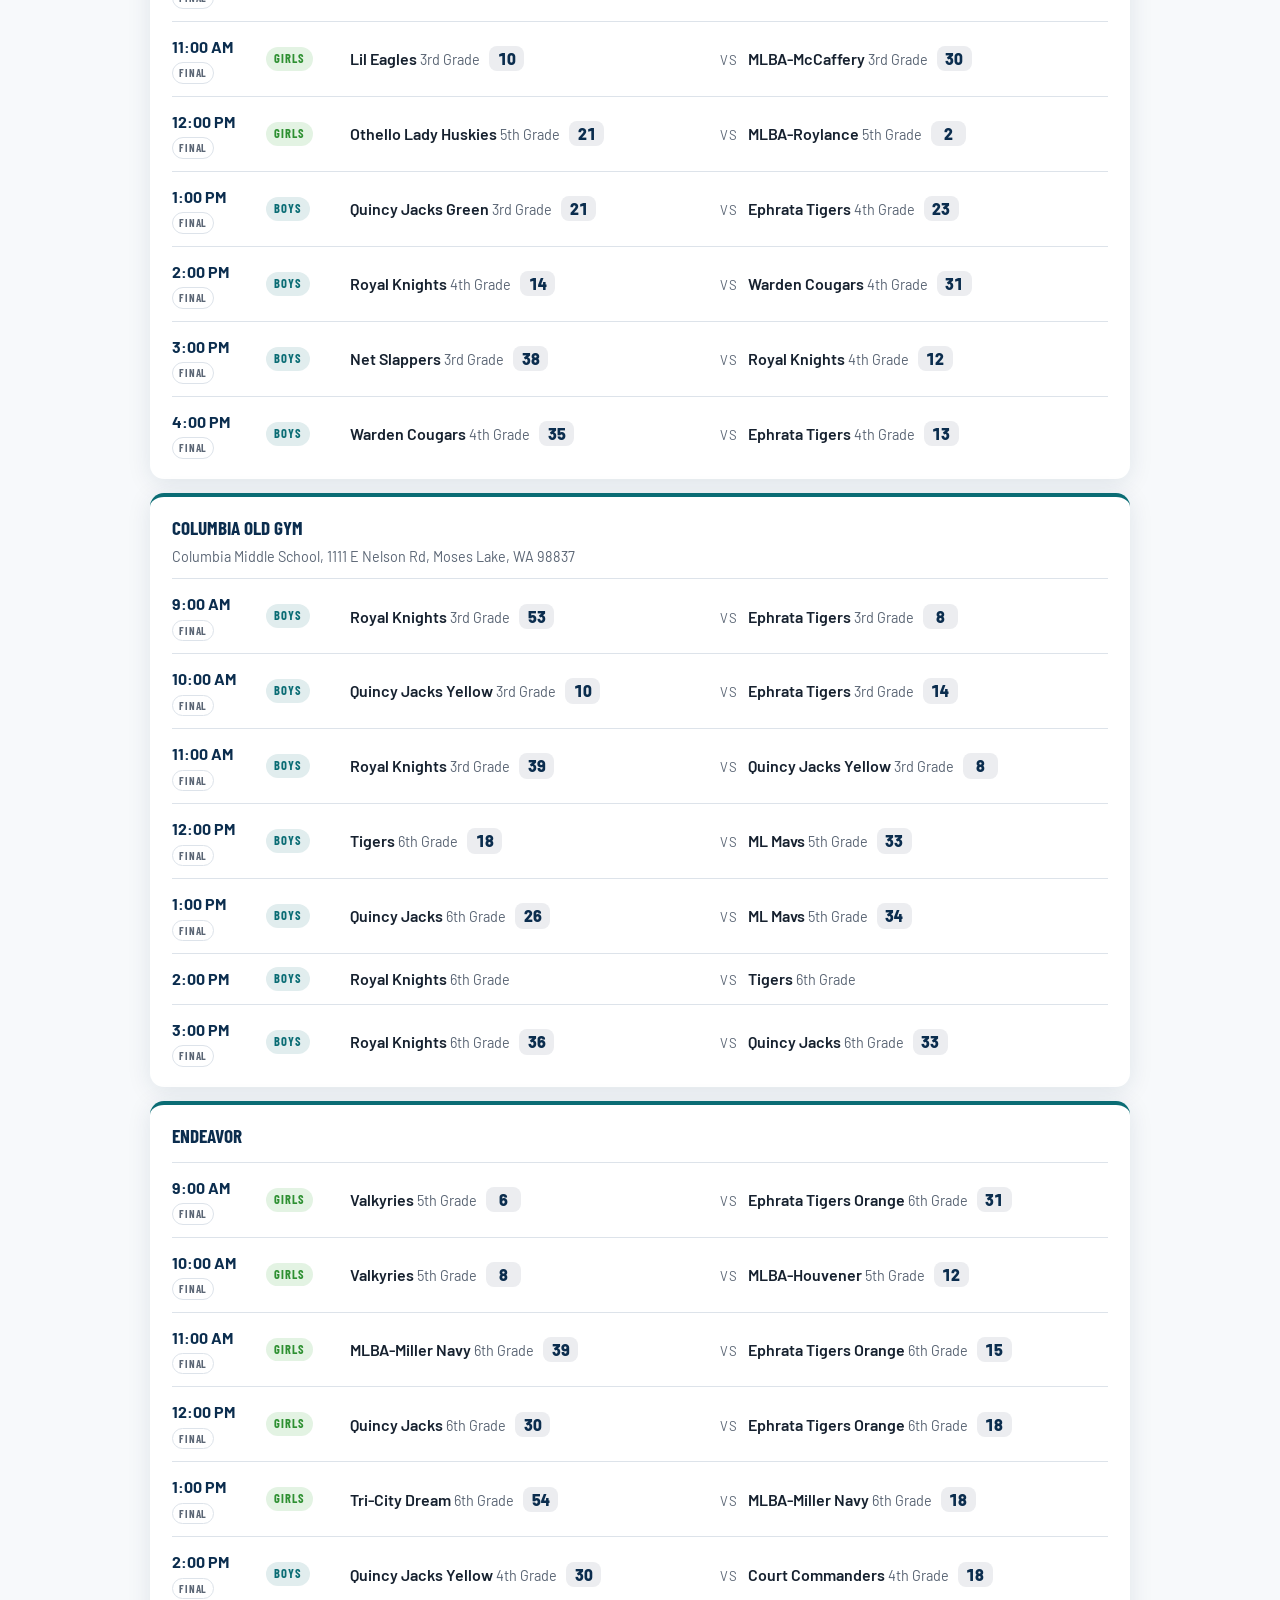
<file: fall-league-schedule.html>
<!DOCTYPE html>
<html lang="en">
<head>
  <meta charset="UTF-8">
  <meta name="viewport" content="width=device-width, initial-scale=1.0">
  <meta name="schedule-version" content="8ed6bc70539b7ccc">
  <meta name="schedule-published" content="2026-11-28T00:18:15.593Z">
  <title>Fall 2026 League Schedule — Moses Lake Basketball Academy</title>
  <meta name="description" content="Full-season Fall 2026 schedule for the 2026 Moses Lake League, including all second-half games from November 14 through December 5, with final scores for completed games.">
  <link rel="icon" href="images/mlba-logo.png" type="image/png">
  <link rel="stylesheet" href="css/style.css">
</head>
<body>
  <div id="site-header"></div>
  <div id="site-nav"></div>

  <main id="main">
    <div class="page-banner">
      <div class="container">
        <span class="eyebrow">2026 Moses Lake League</span>
        <h1>Fall 2026 League Schedule</h1>
        <p>Game dates, start times, matchups and gyms for every team in the league.</p>
        <div class="reg-deadline">
          <span class="reg-deadline-label">Second-Half Schedule</span><br>
          <span class="reg-deadline-date">Now posted — Nov 14 to Dec 5</span>
        </div>
      </div>
    </div>

    <!-- About this release -->
    <section class="section">
      <div class="container">
        <div class="reg-intro">
          <div class="reg-intro-card">
            <h2>About This Release</h2>
            <ul class="pc-list">
              <li>This page now shows the <strong>complete 2026 season</strong>, including every second-half game from <strong>Saturday, November 14</strong> through <strong>Saturday, December 5</strong>.</li>
              <li>Some previously posted games have a new date, time or gym. <strong>Please check every game</strong> for your team.</li>
              <li>On <strong>Saturday, November 21</strong>, games are at <strong>Frontier Middle School</strong> instead of Endeavor. Vanguard is not available that day.</li>
              <li><strong>Saturday, November 28</strong> is a regular game day. <strong>Saturday, December 5</strong> has a single three-game block.</li>
              <li><strong>November 28 gym change:</strong> All games previously scheduled at <strong>Endeavor</strong> on November 28 are now at <strong>Larson Recreation Center</strong> (610 W Yakima Ave, Moses Lake). Start times and opponents are unchanged.</li>
              <li><strong>November 21 gym swap:</strong> All games previously scheduled at <strong>Park Orchard</strong> on November 21 are now at <strong>Moses Lake Christian Academy</strong> (1312 S Moses Lake Ave), and all games previously at Moses Lake Christian Academy are now at <strong>Park Orchard</strong> (417 N Paxson Dr). Start times and opponents are unchanged.</li>
              <li><strong>November 28 Vanguard times:</strong> Quincy Jacks vs Court Queens (8th Grade Girls) moved to <strong>10:00 AM</strong>, Court Queens vs Knights (8th Grade Girls) to <strong>11:00 AM</strong>, and MLBA-Ferguson (7th Grade Girls) vs Knights (8th Grade Girls) to <strong>12:00 PM</strong>. Same gym and opponents.</li>
              <li><strong>November 28 Sage Point times:</strong> Royal vs MLBA-Miller Navy (6th Grade Girls) moved to <strong>11:00 AM</strong>, Ephrata Tigers vs Royal (6th Grade Girls) to <strong>12:00 PM</strong>, and MLBA-Miller Green vs Ephrata Tigers (6th Grade Girls) to <strong>1:00 PM</strong>. Same gym and opponents. <strong>Warden Cougars (3rd Grade Boys) vs Othello (4th Grade Boys)</strong> moved from 4:00 PM at Moses Lake Christian Academy to <strong>12:00 PM at Columbia New Gym</strong>.</li>
              <li><strong>November 28 Larson and Columbia New Gym changes:</strong> Royal vs Quincy Jacks (3rd Grade Girls) moved to <strong>Columbia New Gym at 11:00 AM</strong>. At Larson Recreation Center, Quincy Jacks vs Lady Cougars (4th Grade Girls) moved to <strong>11:00 AM</strong>, Lady Cougars vs UKC Warriors (4th Grade Girls) to <strong>12:00 PM</strong>, and UKC Warriors vs Tigers (4th Grade Girls) to <strong>3:00 PM</strong>. Same opponents.</li>
              <li><strong>November 28 Moses Lake Christian Academy changes:</strong> Warparty (4th Grade Boys) cannot attend on November 28, so <strong>there is no 10:00 AM game</strong> at Moses Lake Christian Academy (Warden Cougars vs Warparty is not played). The <strong>12:00 PM</strong> game is now <strong>Warden Cougars vs Court Commanders (4th Grade Boys)</strong>, as arranged by the coaches. No scores, forfeits or makeup dates are recorded for the Warparty games.</li>
              <li><strong>November 14 game-day changes:</strong> Quincy Jacks Yellow vs Braves (4th Grade Boys) moved to <strong>Vanguard at 10:00 AM</strong>. Tigers vs Othello Huskies (4th Grade Girls) moved to <strong>Park Orchard at 1:00 PM</strong>. Lady Cougars (6th Grade Girls) could not play, so Royal played a visiting Quincy 7th grade girls team (guest, not a league team) at <strong>Sage Point at 1:00 PM</strong>. Lady Cougars vs Ephrata Tigers (6th Grade Girls) was <strong>not played</strong>; a makeup date has not been set. Ephrata Tigers vs MLBA-Miller Green (6th Grade Girls) moved to <strong>3:00 PM</strong> at Park Orchard.</li>
              <li>Final scores are shown for completed games. All games are on Saturdays. Times shown are game start times.</li>
            </ul>
            <div class="btn-row schedule-actions">
              <a href="files/2026-fall-league/2026_Moses_Lake_League_Updated_Schedule_Master.pdf?v=2026-11-27b" class="btn btn-ghost" download>Download Schedule PDF</a>
            </div>
            <p class="schedule-updated">Schedule updated <time datetime="2026-11-27">November 27, 2026</time></p>
            <p class="schedule-pdf-note">Optional printable copy of the full schedule.</p>
          </div>
        </div>
      </div>
    </section>

    <!-- Schedule -->
    <section class="section section--alt" aria-labelledby="schedule-title">
      <div class="container">
        <div class="section-head text-center">
          <span class="eyebrow">Full Season Schedule</span>
          <h2 class="section-title underline" id="schedule-title">Game Schedule</h2>
          <p class="section-subtitle">Grouped by date and gym. Pick a date or your team to find your games quickly.</p>
        </div>

        <!-- Filters appear only when JavaScript runs; without it the full schedule below still shows. -->
        <form class="sched-filters" id="sched-filters" hidden>
          <div class="sched-field">
            <label for="sched-date">Date</label>
            <select id="sched-date"><option value="">All dates</option></select>
          </div>
          <div class="sched-field">
            <label for="sched-team">Team</label>
            <select id="sched-team"><option value="">All teams</option></select>
          </div>
          <button type="button" class="btn btn-ghost sched-reset" id="sched-reset">Show All</button>
          <p class="sched-count" id="sched-count" aria-live="polite"></p>
        </form>

        <div class="sched" id="sched">
<!-- SCHEDULE:START (generated from the approved v13 Final Review R2 workbook; do not edit by hand) -->
<section class="sched-day" data-date="2026-10-24" aria-labelledby="day-2026-10-24">
  <h3 class="sched-date" id="day-2026-10-24">Saturday, October 24</h3>
  <div class="sched-gym">
    <h4 class="sched-gym-name">Larson Recreation Center</h4>
    <p class="sched-addr">610 W Yakima Ave, Moses Lake, WA 98837</p>
    <ol class="sched-games">
      <li class="sched-game sched-game--final" data-date="2026-10-24" data-game="V9-013" data-teams="t43 t70"><span class="sg-time">9:00 AM<span class="sg-final">Final</span></span><span class="sg-div sg-div--girls">Girls</span><span class="sg-match"><span class="sg-team" data-team="t43" data-label="Quincy Jacks — 3rd Grade Girls" data-order="1-3-quincy jacks"><span class="sg-name">Quincy Jacks</span> <span class="sg-grade">3rd Grade</span> <span class="sg-score">8</span></span><span class="sg-vs">vs</span><span class="sg-team" data-team="t70" data-label="Royal — 3rd Grade Girls" data-order="1-3-royal"><span class="sg-name">Royal</span> <span class="sg-grade">3rd Grade</span> <span class="sg-score">36</span></span></span></li>
      <li class="sched-game sched-game--final" data-date="2026-10-24" data-game="V9-014" data-teams="t53 t70"><span class="sg-time">10:00 AM<span class="sg-final">Final</span></span><span class="sg-div sg-div--girls">Girls</span><span class="sg-match"><span class="sg-team" data-team="t53" data-label="Connell — 3rd Grade Girls" data-order="1-3-connell"><span class="sg-name">Connell</span> <span class="sg-grade">3rd Grade</span> <span class="sg-score">20</span></span><span class="sg-vs">vs</span><span class="sg-team" data-team="t70" data-label="Royal — 3rd Grade Girls" data-order="1-3-royal"><span class="sg-name">Royal</span> <span class="sg-grade">3rd Grade</span> <span class="sg-score">8</span></span></span></li>
      <li class="sched-game sched-game--final" data-date="2026-10-24" data-game="V9-015" data-teams="t53 t43"><span class="sg-time">11:00 AM<span class="sg-final">Final</span></span><span class="sg-div sg-div--girls">Girls</span><span class="sg-match"><span class="sg-team" data-team="t53" data-label="Connell — 3rd Grade Girls" data-order="1-3-connell"><span class="sg-name">Connell</span> <span class="sg-grade">3rd Grade</span> <span class="sg-score">22</span></span><span class="sg-vs">vs</span><span class="sg-team" data-team="t43" data-label="Quincy Jacks — 3rd Grade Girls" data-order="1-3-quincy jacks"><span class="sg-name">Quincy Jacks</span> <span class="sg-grade">3rd Grade</span> <span class="sg-score">8</span></span></span></li>
      <li class="sched-game sched-game--final" data-date="2026-10-24" data-game="V9-016" data-teams="t23 t07"><span class="sg-time">1:00 PM<span class="sg-final">Final</span></span><span class="sg-div sg-div--boys">Boys</span><span class="sg-match"><span class="sg-team" data-team="t23" data-label="Royal Knights — 3rd Grade Boys" data-order="0-3-royal knights"><span class="sg-name">Royal Knights</span> <span class="sg-grade">3rd Grade</span> <span class="sg-score">10</span></span><span class="sg-vs">vs</span><span class="sg-team" data-team="t07" data-label="Net Slappers — 3rd Grade Boys" data-order="0-3-net slappers"><span class="sg-name">Net Slappers</span> <span class="sg-grade">3rd Grade</span> <span class="sg-score">34</span></span></span></li>
      <li class="sched-game sched-game--final" data-date="2026-10-24" data-game="V9-017" data-teams="t07 t02"><span class="sg-time">2:00 PM<span class="sg-final">Final</span></span><span class="sg-div sg-div--boys">Boys</span><span class="sg-match"><span class="sg-team" data-team="t07" data-label="Net Slappers — 3rd Grade Boys" data-order="0-3-net slappers"><span class="sg-name">Net Slappers</span> <span class="sg-grade">3rd Grade</span> <span class="sg-score">37</span></span><span class="sg-vs">vs</span><span class="sg-team" data-team="t02" data-label="Braves — 4th Grade Boys" data-order="0-4-braves"><span class="sg-name">Braves</span> <span class="sg-grade">4th Grade</span> <span class="sg-score">8</span></span></span></li>
      <li class="sched-game sched-game--final" data-date="2026-10-24" data-game="V9-018" data-teams="t23 t02"><span class="sg-time">3:00 PM<span class="sg-final">Final</span></span><span class="sg-div sg-div--boys">Boys</span><span class="sg-match"><span class="sg-team" data-team="t23" data-label="Royal Knights — 3rd Grade Boys" data-order="0-3-royal knights"><span class="sg-name">Royal Knights</span> <span class="sg-grade">3rd Grade</span> <span class="sg-score">37</span></span><span class="sg-vs">vs</span><span class="sg-team" data-team="t02" data-label="Braves — 4th Grade Boys" data-order="0-4-braves"><span class="sg-name">Braves</span> <span class="sg-grade">4th Grade</span> <span class="sg-score">16</span></span></span></li>
    </ol>
  </div>
  <div class="sched-gym">
    <h4 class="sched-gym-name">Moses Lake Christian Academy</h4>
    <p class="sched-addr">1312 S Moses Lake Ave, Moses Lake, WA 98837</p>
    <ol class="sched-games">
      <li class="sched-game sched-game--final" data-date="2026-10-24" data-game="V9-019" data-teams="t58 t28"><span class="sg-time">9:00 AM<span class="sg-final">Final</span></span><span class="sg-div sg-div--boys">Boys</span><span class="sg-match"><span class="sg-team" data-team="t58" data-label="Connell — 5th Grade Boys" data-order="0-5-connell"><span class="sg-name">Connell</span> <span class="sg-grade">5th Grade</span> <span class="sg-score">30</span></span><span class="sg-vs">vs</span><span class="sg-team" data-team="t28" data-label="Cougars — 5th Grade Boys" data-order="0-5-cougars"><span class="sg-name">Cougars</span> <span class="sg-grade">5th Grade</span> <span class="sg-score">7</span></span></span></li>
      <li class="sched-game sched-game--final" data-date="2026-10-24" data-game="V9-020" data-teams="t58 t31"><span class="sg-time">10:00 AM<span class="sg-final">Final</span></span><span class="sg-div sg-div--boys">Boys</span><span class="sg-match"><span class="sg-team" data-team="t58" data-label="Connell — 5th Grade Boys" data-order="0-5-connell"><span class="sg-name">Connell</span> <span class="sg-grade">5th Grade</span> <span class="sg-score">18</span></span><span class="sg-vs">vs</span><span class="sg-team" data-team="t31" data-label="Otown Ballers — 5th Grade Boys" data-order="0-5-otown ballers"><span class="sg-name">Otown Ballers</span> <span class="sg-grade">5th Grade</span> <span class="sg-score">27</span></span></span></li>
      <li class="sched-game sched-game--final" data-date="2026-10-24" data-game="V9-021" data-teams="t47 t28"><span class="sg-time">11:00 AM<span class="sg-final">Final</span></span><span class="sg-div sg-div--boys">Boys</span><span class="sg-match"><span class="sg-team" data-team="t47" data-label="Quincy Jacks — 5th Grade Boys" data-order="0-5-quincy jacks"><span class="sg-name">Quincy Jacks</span> <span class="sg-grade">5th Grade</span> <span class="sg-score">23</span></span><span class="sg-vs">vs</span><span class="sg-team" data-team="t28" data-label="Cougars — 5th Grade Boys" data-order="0-5-cougars"><span class="sg-name">Cougars</span> <span class="sg-grade">5th Grade</span> <span class="sg-score">21</span></span></span></li>
      <li class="sched-game sched-game--final" data-date="2026-10-24" data-game="V9-022" data-teams="t31 t47"><span class="sg-time">12:00 PM<span class="sg-final">Final</span></span><span class="sg-div sg-div--boys">Boys</span><span class="sg-match"><span class="sg-team" data-team="t31" data-label="Otown Ballers — 5th Grade Boys" data-order="0-5-otown ballers"><span class="sg-name">Otown Ballers</span> <span class="sg-grade">5th Grade</span> <span class="sg-score">27</span></span><span class="sg-vs">vs</span><span class="sg-team" data-team="t47" data-label="Quincy Jacks — 5th Grade Boys" data-order="0-5-quincy jacks"><span class="sg-name">Quincy Jacks</span> <span class="sg-grade">5th Grade</span> <span class="sg-score">20</span></span></span></li>
      <li class="sched-game sched-game--final" data-date="2026-10-24" data-game="V9-023" data-teams="t59 t18"><span class="sg-time">1:00 PM<span class="sg-final">Final</span></span><span class="sg-div sg-div--girls">Girls</span><span class="sg-match"><span class="sg-team" data-team="t59" data-label="Knights — 8th Grade Girls" data-order="1-8-knights"><span class="sg-name">Knights</span> <span class="sg-grade">8th Grade</span> <span class="sg-score">26</span></span><span class="sg-vs">vs</span><span class="sg-team" data-team="t18" data-label="MLBA-Ferguson — 7th Grade Girls" data-order="1-7-mlba-ferguson"><span class="sg-name">MLBA-Ferguson</span> <span class="sg-grade">7th Grade</span> <span class="sg-score">17</span></span></span></li>
      <li class="sched-game sched-game--final" data-date="2026-10-24" data-game="V9-024" data-teams="t59 t40"><span class="sg-time">2:00 PM<span class="sg-final">Final</span></span><span class="sg-div sg-div--girls">Girls</span><span class="sg-match"><span class="sg-team" data-team="t59" data-label="Knights — 8th Grade Girls" data-order="1-8-knights"><span class="sg-name">Knights</span> <span class="sg-grade">8th Grade</span> <span class="sg-score">26</span></span><span class="sg-vs">vs</span><span class="sg-team" data-team="t40" data-label="Court Queens — 8th Grade Girls" data-order="1-8-court queens"><span class="sg-name">Court Queens</span> <span class="sg-grade">8th Grade</span> <span class="sg-score">15</span></span></span></li>
      <li class="sched-game sched-game--final" data-date="2026-10-24" data-game="V9-025" data-teams="t40 t18"><span class="sg-time">3:00 PM<span class="sg-final">Final</span></span><span class="sg-div sg-div--girls">Girls</span><span class="sg-match"><span class="sg-team" data-team="t40" data-label="Court Queens — 8th Grade Girls" data-order="1-8-court queens"><span class="sg-name">Court Queens</span> <span class="sg-grade">8th Grade</span> <span class="sg-score">34</span></span><span class="sg-vs">vs</span><span class="sg-team" data-team="t18" data-label="MLBA-Ferguson — 7th Grade Girls" data-order="1-7-mlba-ferguson"><span class="sg-name">MLBA-Ferguson</span> <span class="sg-grade">7th Grade</span> <span class="sg-score">32</span></span></span></li>
    </ol>
  </div>
  <div class="sched-gym">
    <h4 class="sched-gym-name">Sage Point</h4>
    <p class="sched-addr">Sage Point Elementary, 4000 W Peninsula Dr, Moses Lake, WA 98837</p>
    <ol class="sched-games">
      <li class="sched-game sched-game--final" data-date="2026-10-24" data-game="V9-026" data-teams="t49 t15"><span class="sg-time">9:00 AM<span class="sg-final">Final</span></span><span class="sg-div sg-div--boys">Boys</span><span class="sg-match"><span class="sg-team" data-team="t49" data-label="Quincy Jacks Yellow — 4th Grade Boys" data-order="0-4-quincy jacks yellow"><span class="sg-name">Quincy Jacks Yellow</span> <span class="sg-grade">4th Grade</span> <span class="sg-score">24</span></span><span class="sg-vs">vs</span><span class="sg-team" data-team="t15" data-label="Court Commanders — 4th Grade Boys" data-order="0-4-court commanders"><span class="sg-name">Court Commanders</span> <span class="sg-grade">4th Grade</span> <span class="sg-score">14</span></span></span></li>
      <li class="sched-game sched-game--final" data-date="2026-10-24" data-game="V9-027" data-teams="t48 t15"><span class="sg-time">10:00 AM<span class="sg-final">Final</span></span><span class="sg-div sg-div--boys">Boys</span><span class="sg-match"><span class="sg-team" data-team="t48" data-label="Quincy Jacks Green — 4th Grade Boys" data-order="0-4-quincy jacks green"><span class="sg-name">Quincy Jacks Green</span> <span class="sg-grade">4th Grade</span> <span class="sg-score">14</span></span><span class="sg-vs">vs</span><span class="sg-team" data-team="t15" data-label="Court Commanders — 4th Grade Boys" data-order="0-4-court commanders"><span class="sg-name">Court Commanders</span> <span class="sg-grade">4th Grade</span> <span class="sg-score">45</span></span></span></li>
      <li class="sched-game sched-game--final" data-date="2026-10-24" data-game="V9-028" data-teams="t49 t48"><span class="sg-time">11:00 AM<span class="sg-final">Final</span></span><span class="sg-div sg-div--boys">Boys</span><span class="sg-match"><span class="sg-team" data-team="t49" data-label="Quincy Jacks Yellow — 4th Grade Boys" data-order="0-4-quincy jacks yellow"><span class="sg-name">Quincy Jacks Yellow</span> <span class="sg-grade">4th Grade</span> <span class="sg-score">29</span></span><span class="sg-vs">vs</span><span class="sg-team" data-team="t48" data-label="Quincy Jacks Green — 4th Grade Boys" data-order="0-4-quincy jacks green"><span class="sg-name">Quincy Jacks Green</span> <span class="sg-grade">4th Grade</span> <span class="sg-score">16</span></span></span></li>
      <li class="sched-game sched-game--final" data-date="2026-10-24" data-game="V9-029" data-teams="t64 t22"><span class="sg-time">12:00 PM<span class="sg-final">Final</span></span><span class="sg-div sg-div--boys">Boys</span><span class="sg-match"><span class="sg-team" data-team="t64" data-label="Ephrata Tigers — 3rd Grade Boys" data-order="0-3-ephrata tigers"><span class="sg-name">Ephrata Tigers</span> <span class="sg-grade">3rd Grade</span> <span class="sg-score">23</span></span><span class="sg-vs">vs</span><span class="sg-team" data-team="t22" data-label="Warden Cougars — 3rd Grade Boys" data-order="0-3-warden cougars"><span class="sg-name">Warden Cougars</span> <span class="sg-grade">3rd Grade</span> <span class="sg-score">13</span></span></span></li>
      <li class="sched-game sched-game--final" data-date="2026-10-24" data-game="V9-030" data-teams="t19 t22"><span class="sg-time">1:00 PM<span class="sg-final">Final</span></span><span class="sg-div sg-div--boys">Boys</span><span class="sg-match"><span class="sg-team" data-team="t19" data-label="Eliminators — 3rd Grade Boys" data-order="0-3-eliminators"><span class="sg-name">Eliminators</span> <span class="sg-grade">3rd Grade</span> <span class="sg-score">6</span></span><span class="sg-vs">vs</span><span class="sg-team" data-team="t22" data-label="Warden Cougars — 3rd Grade Boys" data-order="0-3-warden cougars"><span class="sg-name">Warden Cougars</span> <span class="sg-grade">3rd Grade</span> <span class="sg-score">14</span></span></span></li>
      <li class="sched-game sched-game--final" data-date="2026-10-24" data-game="V9-031" data-teams="t19 t64"><span class="sg-time">2:00 PM<span class="sg-final">Final</span></span><span class="sg-div sg-div--boys">Boys</span><span class="sg-match"><span class="sg-team" data-team="t19" data-label="Eliminators — 3rd Grade Boys" data-order="0-3-eliminators"><span class="sg-name">Eliminators</span> <span class="sg-grade">3rd Grade</span> <span class="sg-score">15</span></span><span class="sg-vs">vs</span><span class="sg-team" data-team="t64" data-label="Ephrata Tigers — 3rd Grade Boys" data-order="0-3-ephrata tigers"><span class="sg-name">Ephrata Tigers</span> <span class="sg-grade">3rd Grade</span> <span class="sg-score">18</span></span></span></li>
    </ol>
  </div>
</section>
<section class="sched-day" data-date="2026-10-31" aria-labelledby="day-2026-10-31">
  <h3 class="sched-date" id="day-2026-10-31">Saturday, October 31</h3>
  <div class="sched-gym">
    <h4 class="sched-gym-name">Columbia New Gym</h4>
    <p class="sched-addr">Columbia Middle School, 1111 E Nelson Rd, Moses Lake, WA 98837</p>
    <ol class="sched-games">
      <li class="sched-game sched-game--final" data-date="2026-10-31" data-game="V9-032" data-teams="t59 t11"><span class="sg-time">9:00 AM<span class="sg-final">Final</span></span><span class="sg-div sg-div--girls">Girls</span><span class="sg-match"><span class="sg-team" data-team="t59" data-label="Knights — 8th Grade Girls" data-order="1-8-knights"><span class="sg-name">Knights</span> <span class="sg-grade">8th Grade</span> <span class="sg-score">22</span></span><span class="sg-vs">vs</span><span class="sg-team" data-team="t11" data-label="MLBA-Puhlman — 8th Grade Girls" data-order="1-8-mlba-puhlman"><span class="sg-name">MLBA-Puhlman</span> <span class="sg-grade">8th Grade</span> <span class="sg-score">34</span></span></span></li>
      <li class="sched-game sched-game--final" data-date="2026-10-31" data-game="V9-033" data-teams="t57 t50"><span class="sg-time">10:00 AM<span class="sg-final">Final</span></span><span class="sg-div sg-div--boys">Boys</span><span class="sg-match"><span class="sg-team" data-team="t57" data-label="Connell — 3rd Grade Boys" data-order="0-3-connell"><span class="sg-name">Connell</span> <span class="sg-grade">3rd Grade</span> <span class="sg-score">8</span></span><span class="sg-vs">vs</span><span class="sg-team" data-team="t50" data-label="Quincy Jacks Green — 3rd Grade Boys" data-order="0-3-quincy jacks green"><span class="sg-name">Quincy Jacks Green</span> <span class="sg-grade">3rd Grade</span> <span class="sg-score">21</span></span></span></li>
      <li class="sched-game sched-game--final" data-date="2026-10-31" data-game="V9-034" data-teams="t50 t36"><span class="sg-time">11:00 AM<span class="sg-final">Final</span></span><span class="sg-div sg-div--boys">Boys</span><span class="sg-match"><span class="sg-team" data-team="t50" data-label="Quincy Jacks Green — 3rd Grade Boys" data-order="0-3-quincy jacks green"><span class="sg-name">Quincy Jacks Green</span> <span class="sg-grade">3rd Grade</span> <span class="sg-score">12</span></span><span class="sg-vs">vs</span><span class="sg-team" data-team="t36" data-label="Lake Roosevelt — 3rd Grade Boys" data-order="0-3-lake roosevelt"><span class="sg-name">Lake Roosevelt</span> <span class="sg-grade">3rd Grade</span> <span class="sg-score">18</span></span></span></li>
      <li class="sched-game sched-game--final" data-date="2026-10-31" data-game="V9-035" data-teams="t48 t02"><span class="sg-time">12:00 PM<span class="sg-final">Final</span></span><span class="sg-div sg-div--boys">Boys</span><span class="sg-match"><span class="sg-team" data-team="t48" data-label="Quincy Jacks Green — 4th Grade Boys" data-order="0-4-quincy jacks green"><span class="sg-name">Quincy Jacks Green</span> <span class="sg-grade">4th Grade</span> <span class="sg-score">21</span></span><span class="sg-vs">vs</span><span class="sg-team" data-team="t02" data-label="Braves — 4th Grade Boys" data-order="0-4-braves"><span class="sg-name">Braves</span> <span class="sg-grade">4th Grade</span> <span class="sg-score">19</span></span></span></li>
      <li class="sched-game sched-game--final" data-date="2026-10-31" data-game="V9-036" data-teams="t52 t36"><span class="sg-time">1:00 PM<span class="sg-final">Final</span></span><span class="sg-div sg-div--boys">Boys</span><span class="sg-match"><span class="sg-team" data-team="t52" data-label="Quincy Jacks Yellow — 3rd Grade Boys" data-order="0-3-quincy jacks yellow"><span class="sg-name">Quincy Jacks Yellow</span> <span class="sg-grade">3rd Grade</span> <span class="sg-score">10</span></span><span class="sg-vs">vs</span><span class="sg-team" data-team="t36" data-label="Lake Roosevelt — 3rd Grade Boys" data-order="0-3-lake roosevelt"><span class="sg-name">Lake Roosevelt</span> <span class="sg-grade">3rd Grade</span> <span class="sg-score">20</span></span></span></li>
      <li class="sched-game sched-game--final" data-date="2026-10-31" data-game="V9-037" data-teams="t52 t19"><span class="sg-time">2:00 PM<span class="sg-final">Final</span></span><span class="sg-div sg-div--boys">Boys</span><span class="sg-match"><span class="sg-team" data-team="t52" data-label="Quincy Jacks Yellow — 3rd Grade Boys" data-order="0-3-quincy jacks yellow"><span class="sg-name">Quincy Jacks Yellow</span> <span class="sg-grade">3rd Grade</span> <span class="sg-score">14</span></span><span class="sg-vs">vs</span><span class="sg-team" data-team="t19" data-label="Eliminators — 3rd Grade Boys" data-order="0-3-eliminators"><span class="sg-name">Eliminators</span> <span class="sg-grade">3rd Grade</span> <span class="sg-score">22</span></span></span></li>
    </ol>
  </div>
  <div class="sched-gym">
    <h4 class="sched-gym-name">Columbia Old Gym</h4>
    <p class="sched-addr">Columbia Middle School, 1111 E Nelson Rd, Moses Lake, WA 98837</p>
    <ol class="sched-games">
      <li class="sched-game sched-game--final" data-date="2026-10-31" data-game="V9-038" data-teams="t28 t04"><span class="sg-time">9:00 AM<span class="sg-final">Final</span></span><span class="sg-div sg-div--boys">Boys</span><span class="sg-match"><span class="sg-team" data-team="t28" data-label="Cougars — 5th Grade Boys" data-order="0-5-cougars"><span class="sg-name">Cougars</span> <span class="sg-grade">5th Grade</span> <span class="sg-score">25</span></span><span class="sg-vs">vs</span><span class="sg-team" data-team="t04" data-label="Warriors — 6th Grade Boys" data-order="0-6-warriors"><span class="sg-name">Warriors</span> <span class="sg-grade">6th Grade</span> <span class="sg-score">26</span></span></span></li>
      <li class="sched-game sched-game--final" data-date="2026-10-31" data-game="V9-039" data-teams="t56 t04"><span class="sg-time">10:00 AM<span class="sg-final">Final</span></span><span class="sg-div sg-div--boys">Boys</span><span class="sg-match"><span class="sg-team" data-team="t56" data-label="Royal — 5th Grade Boys" data-order="0-5-royal"><span class="sg-name">Royal</span> <span class="sg-grade">5th Grade</span> <span class="sg-score">40</span></span><span class="sg-vs">vs</span><span class="sg-team" data-team="t04" data-label="Warriors — 6th Grade Boys" data-order="0-6-warriors"><span class="sg-name">Warriors</span> <span class="sg-grade">6th Grade</span> <span class="sg-score">18</span></span></span></li>
      <li class="sched-game sched-game--final" data-date="2026-10-31" data-game="V9-040" data-teams="t62 t59"><span class="sg-time">11:00 AM<span class="sg-final">Final</span></span><span class="sg-div sg-div--girls">Girls</span><span class="sg-match"><span class="sg-team" data-team="t62" data-label="Quincy Jacks — 8th Grade Girls" data-order="1-8-quincy jacks"><span class="sg-name">Quincy Jacks</span> <span class="sg-grade">8th Grade</span> <span class="sg-score">24</span></span><span class="sg-vs">vs</span><span class="sg-team" data-team="t59" data-label="Knights — 8th Grade Girls" data-order="1-8-knights"><span class="sg-name">Knights</span> <span class="sg-grade">8th Grade</span> <span class="sg-score">53</span></span></span></li>
      <li class="sched-game sched-game--final" data-date="2026-10-31" data-game="V9-041" data-teams="t51 t15"><span class="sg-time">12:00 PM<span class="sg-final">Final</span></span><span class="sg-div sg-div--boys">Boys</span><span class="sg-match"><span class="sg-team" data-team="t51" data-label="Warden Cougars — 4th Grade Boys" data-order="0-4-warden cougars"><span class="sg-name">Warden Cougars</span> <span class="sg-grade">4th Grade</span> <span class="sg-score">34</span></span><span class="sg-vs">vs</span><span class="sg-team" data-team="t15" data-label="Court Commanders — 4th Grade Boys" data-order="0-4-court commanders"><span class="sg-name">Court Commanders</span> <span class="sg-grade">4th Grade</span> <span class="sg-score">15</span></span></span></li>
      <li class="sched-game sched-game--final" data-date="2026-10-31" data-game="V9-042" data-teams="t48 t51"><span class="sg-time">1:00 PM<span class="sg-final">Final</span></span><span class="sg-div sg-div--boys">Boys</span><span class="sg-match"><span class="sg-team" data-team="t48" data-label="Quincy Jacks Green — 4th Grade Boys" data-order="0-4-quincy jacks green"><span class="sg-name">Quincy Jacks Green</span> <span class="sg-grade">4th Grade</span> <span class="sg-score">17</span></span><span class="sg-vs">vs</span><span class="sg-team" data-team="t51" data-label="Warden Cougars — 4th Grade Boys" data-order="0-4-warden cougars"><span class="sg-name">Warden Cougars</span> <span class="sg-grade">4th Grade</span> <span class="sg-score">43</span></span></span></li>
      <li class="sched-game sched-game--final" data-date="2026-10-31" data-game="V9-043" data-teams="t65 t42"><span class="sg-time">2:00 PM<span class="sg-final">Final</span></span><span class="sg-div sg-div--girls">Girls</span><span class="sg-match"><span class="sg-team" data-team="t65" data-label="Ephrata Tigers Orange — 6th Grade Girls" data-order="1-6-ephrata tigers orange"><span class="sg-name">Ephrata Tigers Orange</span> <span class="sg-grade">6th Grade</span> <span class="sg-score">20</span></span><span class="sg-vs">vs</span><span class="sg-team" data-team="t42" data-label="Lady Cougars — 6th Grade Girls" data-order="1-6-lady cougars"><span class="sg-name">Lady Cougars</span> <span class="sg-grade">6th Grade</span> <span class="sg-score">36</span></span></span></li>
      <li class="sched-game sched-game--final" data-date="2026-10-31" data-game="V9-044" data-teams="t65 t14"><span class="sg-time">3:00 PM<span class="sg-final">Final</span></span><span class="sg-div sg-div--girls">Girls</span><span class="sg-match"><span class="sg-team" data-team="t65" data-label="Ephrata Tigers Orange — 6th Grade Girls" data-order="1-6-ephrata tigers orange"><span class="sg-name">Ephrata Tigers Orange</span> <span class="sg-grade">6th Grade</span> <span class="sg-score">21</span></span><span class="sg-vs">vs</span><span class="sg-team" data-team="t14" data-label="MLBA-Miller Green — 6th Grade Girls" data-order="1-6-mlba-miller green"><span class="sg-name">MLBA-Miller Green</span> <span class="sg-grade">6th Grade</span> <span class="sg-score">16</span></span></span></li>
    </ol>
  </div>
  <div class="sched-gym">
    <h4 class="sched-gym-name">Frontier Middle School</h4>
    <p class="sched-addr">517 W 3rd Ave, Moses Lake, WA 98837</p>
    <ol class="sched-games">
      <li class="sched-game sched-game--final" data-date="2026-10-31" data-game="V9-045" data-teams="t58 t33"><span class="sg-time">9:00 AM<span class="sg-final">Final</span></span><span class="sg-div sg-div--boys">Boys</span><span class="sg-match"><span class="sg-team" data-team="t58" data-label="Connell — 5th Grade Boys" data-order="0-5-connell"><span class="sg-name">Connell</span> <span class="sg-grade">5th Grade</span> <span class="sg-score">29</span></span><span class="sg-vs">vs</span><span class="sg-team" data-team="t33" data-label="Ephrata Tigers — 5th Grade Boys" data-order="0-5-ephrata tigers"><span class="sg-name">Ephrata Tigers</span> <span class="sg-grade">5th Grade</span> <span class="sg-score">3</span></span></span></li>
      <li class="sched-game sched-game--final" data-date="2026-10-31" data-game="V9-046" data-teams="t58 t10"><span class="sg-time">10:00 AM<span class="sg-final">Final</span></span><span class="sg-div sg-div--boys">Boys</span><span class="sg-match"><span class="sg-team" data-team="t58" data-label="Connell — 5th Grade Boys" data-order="0-5-connell"><span class="sg-name">Connell</span> <span class="sg-grade">5th Grade</span> <span class="sg-score">61</span></span><span class="sg-vs">vs</span><span class="sg-team" data-team="t10" data-label="Dragons — 5th Grade Boys" data-order="0-5-dragons"><span class="sg-name">Dragons</span> <span class="sg-grade">5th Grade</span> <span class="sg-score">9</span></span></span></li>
      <li class="sched-game sched-game--final" data-date="2026-10-31" data-game="V9-047" data-teams="t33 t31"><span class="sg-time">11:00 AM<span class="sg-final">Final</span></span><span class="sg-div sg-div--boys">Boys</span><span class="sg-match"><span class="sg-team" data-team="t33" data-label="Ephrata Tigers — 5th Grade Boys" data-order="0-5-ephrata tigers"><span class="sg-name">Ephrata Tigers</span> <span class="sg-grade">5th Grade</span> <span class="sg-score">20</span></span><span class="sg-vs">vs</span><span class="sg-team" data-team="t31" data-label="Otown Ballers — 5th Grade Boys" data-order="0-5-otown ballers"><span class="sg-name">Otown Ballers</span> <span class="sg-grade">5th Grade</span> <span class="sg-score">35</span></span></span></li>
      <li class="sched-game sched-game--final" data-date="2026-10-31" data-game="V9-048" data-teams="t56 t31"><span class="sg-time">12:00 PM<span class="sg-final">Final</span></span><span class="sg-div sg-div--boys">Boys</span><span class="sg-match"><span class="sg-team" data-team="t56" data-label="Royal — 5th Grade Boys" data-order="0-5-royal"><span class="sg-name">Royal</span> <span class="sg-grade">5th Grade</span> <span class="sg-score">45</span></span><span class="sg-vs">vs</span><span class="sg-team" data-team="t31" data-label="Otown Ballers — 5th Grade Boys" data-order="0-5-otown ballers"><span class="sg-name">Otown Ballers</span> <span class="sg-grade">5th Grade</span> <span class="sg-score">39</span></span></span></li>
      <li class="sched-game sched-game--final" data-date="2026-10-31" data-game="V9-049" data-teams="t25 t05"><span class="sg-time">1:00 PM<span class="sg-final">Final</span></span><span class="sg-div sg-div--boys">Boys</span><span class="sg-match"><span class="sg-team" data-team="t25" data-label="Royal Knights — 6th Grade Boys" data-order="0-6-royal knights"><span class="sg-name">Royal Knights</span> <span class="sg-grade">6th Grade</span> <span class="sg-score">23</span></span><span class="sg-vs">vs</span><span class="sg-team" data-team="t05" data-label="ML Mavs — 5th Grade Boys" data-order="0-5-ml mavs"><span class="sg-name">ML Mavs</span> <span class="sg-grade">5th Grade</span> <span class="sg-score">33</span></span></span></li>
      <li class="sched-game sched-game--final" data-date="2026-10-31" data-game="V9-050" data-teams="t09 t16"><span class="sg-time">2:00 PM<span class="sg-final">Final</span></span><span class="sg-div sg-div--boys">Boys</span><span class="sg-match"><span class="sg-team" data-team="t09" data-label="Tribe — 6th Grade Boys" data-order="0-6-tribe"><span class="sg-name">Tribe</span> <span class="sg-grade">6th Grade</span> <span class="sg-score">29</span></span><span class="sg-vs">vs</span><span class="sg-team" data-team="t16" data-label="Moses Lake Cougars — 6th Grade Boys" data-order="0-6-moses lake cougars"><span class="sg-name">Moses Lake Cougars</span> <span class="sg-grade">6th Grade</span> <span class="sg-score">40</span></span></span></li>
      <li class="sched-game sched-game--final" data-date="2026-10-31" data-game="V9-051" data-teams="t25 t16"><span class="sg-time">3:00 PM<span class="sg-final">Final</span></span><span class="sg-div sg-div--boys">Boys</span><span class="sg-match"><span class="sg-team" data-team="t25" data-label="Royal Knights — 6th Grade Boys" data-order="0-6-royal knights"><span class="sg-name">Royal Knights</span> <span class="sg-grade">6th Grade</span> <span class="sg-score">27</span></span><span class="sg-vs">vs</span><span class="sg-team" data-team="t16" data-label="Moses Lake Cougars — 6th Grade Boys" data-order="0-6-moses lake cougars"><span class="sg-name">Moses Lake Cougars</span> <span class="sg-grade">6th Grade</span> <span class="sg-score">31</span></span></span></li>
    </ol>
  </div>
  <div class="sched-gym">
    <h4 class="sched-gym-name">Larson Recreation Center</h4>
    <p class="sched-addr">610 W Yakima Ave, Moses Lake, WA 98837</p>
    <ol class="sched-games">
      <li class="sched-game sched-game--final" data-date="2026-10-31" data-game="V9-052" data-teams="t20 t17"><span class="sg-time">9:00 AM<span class="sg-final">Final</span></span><span class="sg-div sg-div--boys">Boys</span><span class="sg-match"><span class="sg-team" data-team="t20" data-label="Chiefs — 4th Grade Boys" data-order="0-4-chiefs"><span class="sg-name">Chiefs</span> <span class="sg-grade">4th Grade</span> <span class="sg-score">28</span></span><span class="sg-vs">vs</span><span class="sg-team" data-team="t17" data-label="The lake — 5th Grade Boys" data-order="0-5-the lake"><span class="sg-name">The lake</span> <span class="sg-grade">5th Grade</span> <span class="sg-score">33</span></span></span></li>
      <li class="sched-game sched-game--final" data-date="2026-10-31" data-game="V9-053" data-teams="t47 t17"><span class="sg-time">10:00 AM<span class="sg-final">Final</span></span><span class="sg-div sg-div--boys">Boys</span><span class="sg-match"><span class="sg-team" data-team="t47" data-label="Quincy Jacks — 5th Grade Boys" data-order="0-5-quincy jacks"><span class="sg-name">Quincy Jacks</span> <span class="sg-grade">5th Grade</span> <span class="sg-score">23</span></span><span class="sg-vs">vs</span><span class="sg-team" data-team="t17" data-label="The lake — 5th Grade Boys" data-order="0-5-the lake"><span class="sg-name">The lake</span> <span class="sg-grade">5th Grade</span> <span class="sg-score">26</span></span></span></li>
      <li class="sched-game sched-game--final" data-date="2026-10-31" data-game="V9-054" data-teams="t28 t20"><span class="sg-time">11:00 AM<span class="sg-final">Final</span></span><span class="sg-div sg-div--boys">Boys</span><span class="sg-match"><span class="sg-team" data-team="t28" data-label="Cougars — 5th Grade Boys" data-order="0-5-cougars"><span class="sg-name">Cougars</span> <span class="sg-grade">5th Grade</span> <span class="sg-score">23</span></span><span class="sg-vs">vs</span><span class="sg-team" data-team="t20" data-label="Chiefs — 4th Grade Boys" data-order="0-4-chiefs"><span class="sg-name">Chiefs</span> <span class="sg-grade">4th Grade</span> <span class="sg-score">39</span></span></span></li>
      <li class="sched-game sched-game--final" data-date="2026-10-31" data-game="V9-055" data-teams="t47 t10"><span class="sg-time">12:00 PM<span class="sg-final">Final</span></span><span class="sg-div sg-div--boys">Boys</span><span class="sg-match"><span class="sg-team" data-team="t47" data-label="Quincy Jacks — 5th Grade Boys" data-order="0-5-quincy jacks"><span class="sg-name">Quincy Jacks</span> <span class="sg-grade">5th Grade</span> <span class="sg-score">37</span></span><span class="sg-vs">vs</span><span class="sg-team" data-team="t10" data-label="Dragons — 5th Grade Boys" data-order="0-5-dragons"><span class="sg-name">Dragons</span> <span class="sg-grade">5th Grade</span> <span class="sg-score">19</span></span></span></li>
      <li class="sched-game sched-game--final" data-date="2026-10-31" data-game="V9-007" data-teams="t44 t24"><span class="sg-time">1:00 PM<span class="sg-final">Final</span></span><span class="sg-div sg-div--girls">Girls</span><span class="sg-match"><span class="sg-team" data-team="t44" data-label="Quincy Jacks — 5th Grade Girls" data-order="1-5-quincy jacks"><span class="sg-name">Quincy Jacks</span> <span class="sg-grade">5th Grade</span> <span class="sg-score">5</span></span><span class="sg-vs">vs</span><span class="sg-team" data-team="t24" data-label="Ephrata Tigers — 5th Grade Girls" data-order="1-5-ephrata tigers"><span class="sg-name">Ephrata Tigers</span> <span class="sg-grade">5th Grade</span> <span class="sg-score">23</span></span></span></li>
      <li class="sched-game sched-game--final" data-date="2026-10-31" data-game="V9-008" data-teams="t29 t44"><span class="sg-time">2:00 PM<span class="sg-final">Final</span></span><span class="sg-div sg-div--girls">Girls</span><span class="sg-match"><span class="sg-team" data-team="t29" data-label="Othello Lady Huskies — 5th Grade Girls" data-order="1-5-othello lady huskies"><span class="sg-name">Othello Lady Huskies</span> <span class="sg-grade">5th Grade</span> <span class="sg-score">22</span></span><span class="sg-vs">vs</span><span class="sg-team" data-team="t44" data-label="Quincy Jacks — 5th Grade Girls" data-order="1-5-quincy jacks"><span class="sg-name">Quincy Jacks</span> <span class="sg-grade">5th Grade</span> <span class="sg-score">12</span></span></span></li>
      <li class="sched-game sched-game--final" data-date="2026-10-31" data-game="V9-009" data-teams="t24 t29"><span class="sg-time">3:00 PM<span class="sg-final">Final</span></span><span class="sg-div sg-div--girls">Girls</span><span class="sg-match"><span class="sg-team" data-team="t24" data-label="Ephrata Tigers — 5th Grade Girls" data-order="1-5-ephrata tigers"><span class="sg-name">Ephrata Tigers</span> <span class="sg-grade">5th Grade</span> <span class="sg-score">16</span></span><span class="sg-vs">vs</span><span class="sg-team" data-team="t29" data-label="Othello Lady Huskies — 5th Grade Girls" data-order="1-5-othello lady huskies"><span class="sg-name">Othello Lady Huskies</span> <span class="sg-grade">5th Grade</span> <span class="sg-score">11</span></span></span></li>
    </ol>
  </div>
  <div class="sched-gym">
    <h4 class="sched-gym-name">Moses Lake Christian Academy</h4>
    <p class="sched-addr">1312 S Moses Lake Ave, Moses Lake, WA 98837</p>
    <ol class="sched-games">
      <li class="sched-game sched-game--final" data-date="2026-10-31" data-game="V9-056" data-teams="t60 t54"><span class="sg-time">9:00 AM<span class="sg-final">Final</span></span><span class="sg-div sg-div--boys">Boys</span><span class="sg-match"><span class="sg-team" data-team="t60" data-label="Eastmont — 6th Grade Boys" data-order="0-6-eastmont"><span class="sg-name">Eastmont</span> <span class="sg-grade">6th Grade</span> <span class="sg-score">66</span></span><span class="sg-vs">vs</span><span class="sg-team" data-team="t54" data-label="Warparty — 5th Grade Boys" data-order="0-5-warparty"><span class="sg-name">Warparty</span> <span class="sg-grade">5th Grade</span> <span class="sg-score">16</span></span></span></li>
      <li class="sched-game sched-game--final" data-date="2026-10-31" data-game="V9-057" data-teams="t60 t01"><span class="sg-time">10:00 AM<span class="sg-final">Final</span></span><span class="sg-div sg-div--boys">Boys</span><span class="sg-match"><span class="sg-team" data-team="t60" data-label="Eastmont — 6th Grade Boys" data-order="0-6-eastmont"><span class="sg-name">Eastmont</span> <span class="sg-grade">6th Grade</span> <span class="sg-score">35</span></span><span class="sg-vs">vs</span><span class="sg-team" data-team="t01" data-label="Chiefs — 6th Grade Boys" data-order="0-6-chiefs"><span class="sg-name">Chiefs</span> <span class="sg-grade">6th Grade</span> <span class="sg-score">24</span></span></span></li>
      <li class="sched-game sched-game--final" data-date="2026-10-31" data-game="V9-058" data-teams="t54 t05"><span class="sg-time">11:00 AM<span class="sg-final">Final</span></span><span class="sg-div sg-div--boys">Boys</span><span class="sg-match"><span class="sg-team" data-team="t54" data-label="Warparty — 5th Grade Boys" data-order="0-5-warparty"><span class="sg-name">Warparty</span> <span class="sg-grade">5th Grade</span> <span class="sg-score">28</span></span><span class="sg-vs">vs</span><span class="sg-team" data-team="t05" data-label="ML Mavs — 5th Grade Boys" data-order="0-5-ml mavs"><span class="sg-name">ML Mavs</span> <span class="sg-grade">5th Grade</span> <span class="sg-score">38</span></span></span></li>
      <li class="sched-game sched-game--final" data-date="2026-10-31" data-game="V9-059" data-teams="t27 t01"><span class="sg-time">12:00 PM<span class="sg-final">Final</span></span><span class="sg-div sg-div--boys">Boys</span><span class="sg-match"><span class="sg-team" data-team="t27" data-label="LR Nc’icn — 6th Grade Boys" data-order="0-6-lr nc’icn"><span class="sg-name">LR Nc’icn</span> <span class="sg-grade">6th Grade</span> <span class="sg-score">50</span></span><span class="sg-vs">vs</span><span class="sg-team" data-team="t01" data-label="Chiefs — 6th Grade Boys" data-order="0-6-chiefs"><span class="sg-name">Chiefs</span> <span class="sg-grade">6th Grade</span> <span class="sg-score">25</span></span></span></li>
      <li class="sched-game sched-game--final" data-date="2026-10-31" data-game="V9-060" data-teams="t63 t27"><span class="sg-time">1:00 PM<span class="sg-final">Final</span></span><span class="sg-div sg-div--boys">Boys</span><span class="sg-match"><span class="sg-team" data-team="t63" data-label="Tigers — 6th Grade Boys" data-order="0-6-tigers"><span class="sg-name">Tigers</span> <span class="sg-grade">6th Grade</span> <span class="sg-score">24</span></span><span class="sg-vs">vs</span><span class="sg-team" data-team="t27" data-label="LR Nc’icn — 6th Grade Boys" data-order="0-6-lr nc’icn"><span class="sg-name">LR Nc’icn</span> <span class="sg-grade">6th Grade</span> <span class="sg-score">34</span></span></span></li>
      <li class="sched-game" data-date="2026-10-31" data-game="V9-061" data-teams="t63 t35"><span class="sg-time">2:00 PM</span><span class="sg-div sg-div--boys">Boys</span><span class="sg-match"><span class="sg-team" data-team="t63" data-label="Tigers — 6th Grade Boys" data-order="0-6-tigers"><span class="sg-name">Tigers</span> <span class="sg-grade">6th Grade</span></span><span class="sg-vs">vs</span><span class="sg-team" data-team="t35" data-label="JR TIGERS — 6th Grade Boys" data-order="0-6-jr tigers"><span class="sg-name">JR TIGERS</span> <span class="sg-grade">6th Grade</span></span></span></li>
      <li class="sched-game sched-game--final" data-date="2026-10-31" data-game="V9-062" data-teams="t46 t35"><span class="sg-time">3:00 PM<span class="sg-final">Final</span></span><span class="sg-div sg-div--boys">Boys</span><span class="sg-match"><span class="sg-team" data-team="t46" data-label="Quincy Jacks — 6th Grade Boys" data-order="0-6-quincy jacks"><span class="sg-name">Quincy Jacks</span> <span class="sg-grade">6th Grade</span> <span class="sg-score">36</span></span><span class="sg-vs">vs</span><span class="sg-team" data-team="t35" data-label="JR TIGERS — 6th Grade Boys" data-order="0-6-jr tigers"><span class="sg-name">JR TIGERS</span> <span class="sg-grade">6th Grade</span> <span class="sg-score">6</span></span></span></li>
      <li class="sched-game sched-game--final" data-date="2026-10-31" data-game="V9-063" data-teams="t46 t09"><span class="sg-time">4:00 PM<span class="sg-final">Final</span></span><span class="sg-div sg-div--boys">Boys</span><span class="sg-match"><span class="sg-team" data-team="t46" data-label="Quincy Jacks — 6th Grade Boys" data-order="0-6-quincy jacks"><span class="sg-name">Quincy Jacks</span> <span class="sg-grade">6th Grade</span> <span class="sg-score">17</span></span><span class="sg-vs">vs</span><span class="sg-team" data-team="t09" data-label="Tribe — 6th Grade Boys" data-order="0-6-tribe"><span class="sg-name">Tribe</span> <span class="sg-grade">6th Grade</span> <span class="sg-score">35</span></span></span></li>
    </ol>
  </div>
  <div class="sched-gym">
    <h4 class="sched-gym-name">Park Orchard</h4>
    <p class="sched-addr">Park Orchard Elementary, 417 N Paxson Dr, Moses Lake, WA 98837</p>
    <ol class="sched-games">
      <li class="sched-game sched-game--final" data-date="2026-10-31" data-game="V9-064" data-teams="t62 t68"><span class="sg-time">9:00 AM<span class="sg-final">Final</span></span><span class="sg-div sg-div--girls">Girls</span><span class="sg-match"><span class="sg-team" data-team="t62" data-label="Quincy Jacks — 8th Grade Girls" data-order="1-8-quincy jacks"><span class="sg-name">Quincy Jacks</span> <span class="sg-grade">8th Grade</span> <span class="sg-score">27</span></span><span class="sg-vs">vs</span><span class="sg-team" data-team="t68" data-label="Triple Threat — 7th Grade Girls" data-order="1-7-triple threat"><span class="sg-name">Triple Threat</span> <span class="sg-grade">7th Grade</span> <span class="sg-score">18</span></span></span></li>
      <li class="sched-game sched-game--final" data-date="2026-10-31" data-game="V9-065" data-teams="t02 t15"><span class="sg-time">10:00 AM<span class="sg-final">Final</span></span><span class="sg-div sg-div--boys">Boys</span><span class="sg-match"><span class="sg-team" data-team="t02" data-label="Braves — 4th Grade Boys" data-order="0-4-braves"><span class="sg-name">Braves</span> <span class="sg-grade">4th Grade</span> <span class="sg-score">15</span></span><span class="sg-vs">vs</span><span class="sg-team" data-team="t15" data-label="Court Commanders — 4th Grade Boys" data-order="0-4-court commanders"><span class="sg-name">Court Commanders</span> <span class="sg-grade">4th Grade</span> <span class="sg-score">39</span></span></span></li>
      <li class="sched-game sched-game--final" data-date="2026-10-31" data-game="V9-066" data-teams="t43 t03"><span class="sg-time">11:00 AM<span class="sg-final">Final</span></span><span class="sg-div sg-div--girls">Girls</span><span class="sg-match"><span class="sg-team" data-team="t43" data-label="Quincy Jacks — 3rd Grade Girls" data-order="1-3-quincy jacks"><span class="sg-name">Quincy Jacks</span> <span class="sg-grade">3rd Grade</span> <span class="sg-score">26</span></span><span class="sg-vs">vs</span><span class="sg-team" data-team="t03" data-label="MLBA-Wilks — 3rd Grade Girls" data-order="1-3-mlba-wilks"><span class="sg-name">MLBA-Wilks</span> <span class="sg-grade">3rd Grade</span> <span class="sg-score">6</span></span></span></li>
      <li class="sched-game sched-game--final" data-date="2026-10-31" data-game="V9-067" data-teams="t53 t03"><span class="sg-time">12:00 PM<span class="sg-final">Final</span></span><span class="sg-div sg-div--girls">Girls</span><span class="sg-match"><span class="sg-team" data-team="t53" data-label="Connell — 3rd Grade Girls" data-order="1-3-connell"><span class="sg-name">Connell</span> <span class="sg-grade">3rd Grade</span> <span class="sg-score">45</span></span><span class="sg-vs">vs</span><span class="sg-team" data-team="t03" data-label="MLBA-Wilks — 3rd Grade Girls" data-order="1-3-mlba-wilks"><span class="sg-name">MLBA-Wilks</span> <span class="sg-grade">3rd Grade</span> <span class="sg-score">2</span></span></span></li>
      <li class="sched-game sched-game--final" data-date="2026-10-31" data-game="V9-068" data-teams="t30 t69"><span class="sg-time">1:00 PM<span class="sg-final">Final</span></span><span class="sg-div sg-div--girls">Girls</span><span class="sg-match"><span class="sg-team" data-team="t30" data-label="UKC Warriors — 4th Grade Girls" data-order="1-4-ukc warriors"><span class="sg-name">UKC Warriors</span> <span class="sg-grade">4th Grade</span> <span class="sg-score">15</span></span><span class="sg-vs">vs</span><span class="sg-team" data-team="t69" data-label="Court Queens — 4th Grade Girls" data-order="1-4-court queens"><span class="sg-name">Court Queens</span> <span class="sg-grade">4th Grade</span> <span class="sg-score">17</span></span></span></li>
      <li class="sched-game sched-game--final" data-date="2026-10-31" data-game="V9-069" data-teams="t69 t61"><span class="sg-time">2:00 PM<span class="sg-final">Final</span></span><span class="sg-div sg-div--girls">Girls</span><span class="sg-match"><span class="sg-team" data-team="t69" data-label="Court Queens — 4th Grade Girls" data-order="1-4-court queens"><span class="sg-name">Court Queens</span> <span class="sg-grade">4th Grade</span> <span class="sg-score">10</span></span><span class="sg-vs">vs</span><span class="sg-team" data-team="t61" data-label="Royal — 4th Grade Girls" data-order="1-4-royal"><span class="sg-name">Royal</span> <span class="sg-grade">4th Grade</span> <span class="sg-score">15</span></span></span></li>
      <li class="sched-game sched-game--final" data-date="2026-10-31" data-game="V9-070" data-teams="t30 t61"><span class="sg-time">3:00 PM<span class="sg-final">Final</span></span><span class="sg-div sg-div--girls">Girls</span><span class="sg-match"><span class="sg-team" data-team="t30" data-label="UKC Warriors — 4th Grade Girls" data-order="1-4-ukc warriors"><span class="sg-name">UKC Warriors</span> <span class="sg-grade">4th Grade</span> <span class="sg-score">2</span></span><span class="sg-vs">vs</span><span class="sg-team" data-team="t61" data-label="Royal — 4th Grade Girls" data-order="1-4-royal"><span class="sg-name">Royal</span> <span class="sg-grade">4th Grade</span> <span class="sg-score">12</span></span></span></li>
    </ol>
  </div>
  <div class="sched-gym">
    <h4 class="sched-gym-name">Sage Point</h4>
    <p class="sched-addr">Sage Point Elementary, 4000 W Peninsula Dr, Moses Lake, WA 98837</p>
    <ol class="sched-games">
      <li class="sched-game sched-game--final" data-date="2026-10-31" data-game="V9-071" data-teams="t43 t13"><span class="sg-time">9:00 AM<span class="sg-final">Final</span></span><span class="sg-div sg-div--girls">Girls</span><span class="sg-match"><span class="sg-team" data-team="t43" data-label="Quincy Jacks — 3rd Grade Girls" data-order="1-3-quincy jacks"><span class="sg-name">Quincy Jacks</span> <span class="sg-grade">3rd Grade</span> <span class="sg-score">14</span></span><span class="sg-vs">vs</span><span class="sg-team" data-team="t13" data-label="MLBA-McCaffery — 3rd Grade Girls" data-order="1-3-mlba-mccaffery"><span class="sg-name">MLBA-McCaffery</span> <span class="sg-grade">3rd Grade</span> <span class="sg-score">16</span></span></span></li>
      <li class="sched-game sched-game--final" data-date="2026-10-31" data-game="V9-072" data-teams="t53 t13"><span class="sg-time">10:00 AM<span class="sg-final">Final</span></span><span class="sg-div sg-div--girls">Girls</span><span class="sg-match"><span class="sg-team" data-team="t53" data-label="Connell — 3rd Grade Girls" data-order="1-3-connell"><span class="sg-name">Connell</span> <span class="sg-grade">3rd Grade</span> <span class="sg-score">16</span></span><span class="sg-vs">vs</span><span class="sg-team" data-team="t13" data-label="MLBA-McCaffery — 3rd Grade Girls" data-order="1-3-mlba-mccaffery"><span class="sg-name">MLBA-McCaffery</span> <span class="sg-grade">3rd Grade</span> <span class="sg-score">15</span></span></span></li>
      <li class="sched-game sched-game--final" data-date="2026-10-31" data-game="V9-073" data-teams="t68 t18"><span class="sg-time">11:00 AM<span class="sg-final">Final</span></span><span class="sg-div sg-div--girls">Girls</span><span class="sg-match"><span class="sg-team" data-team="t68" data-label="Triple Threat — 7th Grade Girls" data-order="1-7-triple threat"><span class="sg-name">Triple Threat</span> <span class="sg-grade">7th Grade</span> <span class="sg-score">23</span></span><span class="sg-vs">vs</span><span class="sg-team" data-team="t18" data-label="MLBA-Ferguson — 7th Grade Girls" data-order="1-7-mlba-ferguson"><span class="sg-name">MLBA-Ferguson</span> <span class="sg-grade">7th Grade</span> <span class="sg-score">33</span></span></span></li>
      <li class="sched-game sched-game--final" data-date="2026-10-31" data-game="V9-074" data-teams="t57 t19"><span class="sg-time">12:00 PM<span class="sg-final">Final</span></span><span class="sg-div sg-div--boys">Boys</span><span class="sg-match"><span class="sg-team" data-team="t57" data-label="Connell — 3rd Grade Boys" data-order="0-3-connell"><span class="sg-name">Connell</span> <span class="sg-grade">3rd Grade</span> <span class="sg-score">12</span></span><span class="sg-vs">vs</span><span class="sg-team" data-team="t19" data-label="Eliminators — 3rd Grade Boys" data-order="0-3-eliminators"><span class="sg-name">Eliminators</span> <span class="sg-grade">3rd Grade</span> <span class="sg-score">12</span></span></span></li>
      <li class="sched-game sched-game--final" data-date="2026-10-31" data-game="V9-075" data-teams="t49 t55"><span class="sg-time">1:00 PM<span class="sg-final">Final</span></span><span class="sg-div sg-div--boys">Boys</span><span class="sg-match"><span class="sg-team" data-team="t49" data-label="Quincy Jacks Yellow — 4th Grade Boys" data-order="0-4-quincy jacks yellow"><span class="sg-name">Quincy Jacks Yellow</span> <span class="sg-grade">4th Grade</span> <span class="sg-score">32</span></span><span class="sg-vs">vs</span><span class="sg-team" data-team="t55" data-label="Warparty — 4th Grade Boys" data-order="0-4-warparty"><span class="sg-name">Warparty</span> <span class="sg-grade">4th Grade</span> <span class="sg-score">20</span></span></span></li>
      <li class="sched-game sched-game--final" data-date="2026-10-31" data-game="V9-076" data-teams="t49 t38"><span class="sg-time">2:00 PM<span class="sg-final">Final</span></span><span class="sg-div sg-div--boys">Boys</span><span class="sg-match"><span class="sg-team" data-team="t49" data-label="Quincy Jacks Yellow — 4th Grade Boys" data-order="0-4-quincy jacks yellow"><span class="sg-name">Quincy Jacks Yellow</span> <span class="sg-grade">4th Grade</span> <span class="sg-score">18</span></span><span class="sg-vs">vs</span><span class="sg-team" data-team="t38" data-label="Othello — 4th Grade Boys" data-order="0-4-othello"><span class="sg-name">Othello</span> <span class="sg-grade">4th Grade</span> <span class="sg-score">18</span></span></span></li>
      <li class="sched-game sched-game--final" data-date="2026-10-31" data-game="V9-077" data-teams="t55 t38"><span class="sg-time">3:00 PM<span class="sg-final">Final</span></span><span class="sg-div sg-div--boys">Boys</span><span class="sg-match"><span class="sg-team" data-team="t55" data-label="Warparty — 4th Grade Boys" data-order="0-4-warparty"><span class="sg-name">Warparty</span> <span class="sg-grade">4th Grade</span> <span class="sg-score">28</span></span><span class="sg-vs">vs</span><span class="sg-team" data-team="t38" data-label="Othello — 4th Grade Boys" data-order="0-4-othello"><span class="sg-name">Othello</span> <span class="sg-grade">4th Grade</span> <span class="sg-score">31</span></span></span></li>
    </ol>
  </div>
  <div class="sched-gym">
    <h4 class="sched-gym-name">Vanguard</h4>
    <p class="sched-addr">Vanguard Academy, 740 E Yonezawa Blvd, Moses Lake, WA 98837</p>
    <ol class="sched-games">
      <li class="sched-game sched-game--final" data-date="2026-10-31" data-game="V9-078" data-teams="t34 t26"><span class="sg-time">9:00 AM<span class="sg-final">Final</span></span><span class="sg-div sg-div--girls">Girls</span><span class="sg-match"><span class="sg-team" data-team="t34" data-label="Ephrata Tigers — 6th Grade Girls" data-order="1-6-ephrata tigers"><span class="sg-name">Ephrata Tigers</span> <span class="sg-grade">6th Grade</span> <span class="sg-score">20</span></span><span class="sg-vs">vs</span><span class="sg-team" data-team="t26" data-label="Royal — 6th Grade Girls" data-order="1-6-royal"><span class="sg-name">Royal</span> <span class="sg-grade">6th Grade</span> <span class="sg-score">26</span></span></span></li>
      <li class="sched-game sched-game--final" data-date="2026-10-31" data-game="V9-079" data-teams="t26 t45"><span class="sg-time">10:00 AM<span class="sg-final">Final</span></span><span class="sg-div sg-div--girls">Girls</span><span class="sg-match"><span class="sg-team" data-team="t26" data-label="Royal — 6th Grade Girls" data-order="1-6-royal"><span class="sg-name">Royal</span> <span class="sg-grade">6th Grade</span> <span class="sg-score">17</span></span><span class="sg-vs">vs</span><span class="sg-team" data-team="t45" data-label="Quincy Jacks — 6th Grade Girls" data-order="1-6-quincy jacks"><span class="sg-name">Quincy Jacks</span> <span class="sg-grade">6th Grade</span> <span class="sg-score">24</span></span></span></li>
      <li class="sched-game sched-game--final" data-date="2026-10-31" data-game="V9-080" data-teams="t45 t12"><span class="sg-time">11:00 AM<span class="sg-final">Final</span></span><span class="sg-div sg-div--girls">Girls</span><span class="sg-match"><span class="sg-team" data-team="t45" data-label="Quincy Jacks — 6th Grade Girls" data-order="1-6-quincy jacks"><span class="sg-name">Quincy Jacks</span> <span class="sg-grade">6th Grade</span> <span class="sg-score">21</span></span><span class="sg-vs">vs</span><span class="sg-team" data-team="t12" data-label="MLBA-Miller Navy — 6th Grade Girls" data-order="1-6-mlba-miller navy"><span class="sg-name">MLBA-Miller Navy</span> <span class="sg-grade">6th Grade</span> <span class="sg-score">18</span></span></span></li>
      <li class="sched-game sched-game--final" data-date="2026-10-31" data-game="V9-081" data-teams="t12 t42"><span class="sg-time">12:00 PM<span class="sg-final">Final</span></span><span class="sg-div sg-div--girls">Girls</span><span class="sg-match"><span class="sg-team" data-team="t12" data-label="MLBA-Miller Navy — 6th Grade Girls" data-order="1-6-mlba-miller navy"><span class="sg-name">MLBA-Miller Navy</span> <span class="sg-grade">6th Grade</span> <span class="sg-score">28</span></span><span class="sg-vs">vs</span><span class="sg-team" data-team="t42" data-label="Lady Cougars — 6th Grade Girls" data-order="1-6-lady cougars"><span class="sg-name">Lady Cougars</span> <span class="sg-grade">6th Grade</span> <span class="sg-score">4</span></span></span></li>
      <li class="sched-game sched-game--final" data-date="2026-10-31" data-game="V9-082" data-teams="t08 t21"><span class="sg-time">1:00 PM<span class="sg-final">Final</span></span><span class="sg-div sg-div--girls">Girls</span><span class="sg-match"><span class="sg-team" data-team="t08" data-label="MLBA-Roylance — 5th Grade Girls" data-order="1-5-mlba-roylance"><span class="sg-name">MLBA-Roylance</span> <span class="sg-grade">5th Grade</span> <span class="sg-score">17</span></span><span class="sg-vs">vs</span><span class="sg-team" data-team="t21" data-label="MLBA-Reffett — 4th Grade Girls" data-order="1-4-mlba-reffett"><span class="sg-name">MLBA-Reffett</span> <span class="sg-grade">4th Grade</span> <span class="sg-score">13</span></span></span></li>
      <li class="sched-game sched-game--final" data-date="2026-10-31" data-game="V9-083" data-teams="t06 t21"><span class="sg-time">2:00 PM<span class="sg-final">Final</span></span><span class="sg-div sg-div--girls">Girls</span><span class="sg-match"><span class="sg-team" data-team="t06" data-label="MLBA-Houvener — 5th Grade Girls" data-order="1-5-mlba-houvener"><span class="sg-name">MLBA-Houvener</span> <span class="sg-grade">5th Grade</span> <span class="sg-score">10</span></span><span class="sg-vs">vs</span><span class="sg-team" data-team="t21" data-label="MLBA-Reffett — 4th Grade Girls" data-order="1-4-mlba-reffett"><span class="sg-name">MLBA-Reffett</span> <span class="sg-grade">4th Grade</span> <span class="sg-score">15</span></span></span></li>
      <li class="sched-game sched-game--final" data-date="2026-10-31" data-game="V9-084" data-teams="t08 t06"><span class="sg-time">3:00 PM<span class="sg-final">Final</span></span><span class="sg-div sg-div--girls">Girls</span><span class="sg-match"><span class="sg-team" data-team="t08" data-label="MLBA-Roylance — 5th Grade Girls" data-order="1-5-mlba-roylance"><span class="sg-name">MLBA-Roylance</span> <span class="sg-grade">5th Grade</span> <span class="sg-score">22</span></span><span class="sg-vs">vs</span><span class="sg-team" data-team="t06" data-label="MLBA-Houvener — 5th Grade Girls" data-order="1-5-mlba-houvener"><span class="sg-name">MLBA-Houvener</span> <span class="sg-grade">5th Grade</span> <span class="sg-score">12</span></span></span></li>
    </ol>
  </div>
</section>
<section class="sched-day" data-date="2026-11-07" aria-labelledby="day-2026-11-07">
  <h3 class="sched-date" id="day-2026-11-07">Saturday, November 7</h3>
  <div class="sched-gym">
    <h4 class="sched-gym-name">Columbia New Gym</h4>
    <p class="sched-addr">Columbia Middle School, 1111 E Nelson Rd, Moses Lake, WA 98837</p>
    <ol class="sched-games">
      <li class="sched-game sched-game--final" data-date="2026-11-07" data-game="V9-085" data-teams="t62 t40"><span class="sg-time">9:00 AM<span class="sg-final">Final</span></span><span class="sg-div sg-div--girls">Girls</span><span class="sg-match"><span class="sg-team" data-team="t62" data-label="Quincy Jacks — 8th Grade Girls" data-order="1-8-quincy jacks"><span class="sg-name">Quincy Jacks</span> <span class="sg-grade">8th Grade</span> <span class="sg-score">18</span></span><span class="sg-vs">vs</span><span class="sg-team" data-team="t40" data-label="Court Queens — 8th Grade Girls" data-order="1-8-court queens"><span class="sg-name">Court Queens</span> <span class="sg-grade">8th Grade</span> <span class="sg-score">30</span></span></span></li>
      <li class="sched-game sched-game--final" data-date="2026-11-07" data-game="V9-087" data-teams="t55 t20"><span class="sg-time">11:00 AM<span class="sg-final">Final</span></span><span class="sg-div sg-div--boys">Boys</span><span class="sg-match"><span class="sg-team" data-team="t55" data-label="Warparty — 4th Grade Boys" data-order="0-4-warparty"><span class="sg-name">Warparty</span> <span class="sg-grade">4th Grade</span> <span class="sg-score">26</span></span><span class="sg-vs">vs</span><span class="sg-team" data-team="t20" data-label="Chiefs — 4th Grade Boys" data-order="0-4-chiefs"><span class="sg-name">Chiefs</span> <span class="sg-grade">4th Grade</span> <span class="sg-score">58</span></span></span></li>
      <li class="sched-game sched-game--final" data-date="2026-11-07" data-game="V9-088" data-teams="t68 t40"><span class="sg-time">12:00 PM<span class="sg-final">Final</span></span><span class="sg-div sg-div--girls">Girls</span><span class="sg-match"><span class="sg-team" data-team="t68" data-label="Triple Threat — 7th Grade Girls" data-order="1-7-triple threat"><span class="sg-name">Triple Threat</span> <span class="sg-grade">7th Grade</span> <span class="sg-score">28</span></span><span class="sg-vs">vs</span><span class="sg-team" data-team="t40" data-label="Court Queens — 8th Grade Girls" data-order="1-8-court queens"><span class="sg-name">Court Queens</span> <span class="sg-grade">8th Grade</span> <span class="sg-score">33</span></span></span></li>
      <li class="sched-game sched-game--final" data-date="2026-11-07" data-game="V9-089" data-teams="t56 t20"><span class="sg-time">1:00 PM<span class="sg-final">Final</span></span><span class="sg-div sg-div--boys">Boys</span><span class="sg-match"><span class="sg-team" data-team="t56" data-label="Royal — 5th Grade Boys" data-order="0-5-royal"><span class="sg-name">Royal</span> <span class="sg-grade">5th Grade</span> <span class="sg-score">44</span></span><span class="sg-vs">vs</span><span class="sg-team" data-team="t20" data-label="Chiefs — 4th Grade Boys" data-order="0-4-chiefs"><span class="sg-name">Chiefs</span> <span class="sg-grade">4th Grade</span> <span class="sg-score">31</span></span></span></li>
      <li class="sched-game sched-game--final" data-date="2026-11-07" data-game="V9-090" data-teams="t35 t27"><span class="sg-time">2:00 PM<span class="sg-final">Final</span></span><span class="sg-div sg-div--boys">Boys</span><span class="sg-match"><span class="sg-team" data-team="t35" data-label="JR TIGERS — 6th Grade Boys" data-order="0-6-jr tigers"><span class="sg-name">JR TIGERS</span> <span class="sg-grade">6th Grade</span> <span class="sg-score">22</span></span><span class="sg-vs">vs</span><span class="sg-team" data-team="t27" data-label="LR Nc’icn — 6th Grade Boys" data-order="0-6-lr nc’icn"><span class="sg-name">LR Nc’icn</span> <span class="sg-grade">6th Grade</span> <span class="sg-score">56</span></span></span></li>
      <li class="sched-game sched-game--final" data-date="2026-11-07" data-game="V9-091" data-teams="t57 t52"><span class="sg-time">3:00 PM<span class="sg-final">Final</span></span><span class="sg-div sg-div--boys">Boys</span><span class="sg-match"><span class="sg-team" data-team="t57" data-label="Connell — 3rd Grade Boys" data-order="0-3-connell"><span class="sg-name">Connell</span> <span class="sg-grade">3rd Grade</span> <span class="sg-score">8</span></span><span class="sg-vs">vs</span><span class="sg-team" data-team="t52" data-label="Quincy Jacks Yellow — 3rd Grade Boys" data-order="0-3-quincy jacks yellow"><span class="sg-name">Quincy Jacks Yellow</span> <span class="sg-grade">3rd Grade</span> <span class="sg-score">27</span></span></span></li>
    </ol>
  </div>
  <div class="sched-gym">
    <h4 class="sched-gym-name">Columbia Old Gym</h4>
    <p class="sched-addr">Columbia Middle School, 1111 E Nelson Rd, Moses Lake, WA 98837</p>
    <ol class="sched-games">
      <li class="sched-game sched-game--final" data-date="2026-11-07" data-game="V9-092" data-teams="t62 t18"><span class="sg-time">10:00 AM<span class="sg-final">Final</span></span><span class="sg-div sg-div--girls">Girls</span><span class="sg-match"><span class="sg-team" data-team="t62" data-label="Quincy Jacks — 8th Grade Girls" data-order="1-8-quincy jacks"><span class="sg-name">Quincy Jacks</span> <span class="sg-grade">8th Grade</span> <span class="sg-score">29</span></span><span class="sg-vs">vs</span><span class="sg-team" data-team="t18" data-label="MLBA-Ferguson — 7th Grade Girls" data-order="1-7-mlba-ferguson"><span class="sg-name">MLBA-Ferguson</span> <span class="sg-grade">7th Grade</span> <span class="sg-score">33</span></span></span></li>
      <li class="sched-game sched-game--final" data-date="2026-11-07" data-game="V9-093" data-teams="t64 t36"><span class="sg-time">12:00 PM<span class="sg-final">Final</span></span><span class="sg-div sg-div--boys">Boys</span><span class="sg-match"><span class="sg-team" data-team="t64" data-label="Ephrata Tigers — 3rd Grade Boys" data-order="0-3-ephrata tigers"><span class="sg-name">Ephrata Tigers</span> <span class="sg-grade">3rd Grade</span> <span class="sg-score">6</span></span><span class="sg-vs">vs</span><span class="sg-team" data-team="t36" data-label="Lake Roosevelt — 3rd Grade Boys" data-order="0-3-lake roosevelt"><span class="sg-name">Lake Roosevelt</span> <span class="sg-grade">3rd Grade</span> <span class="sg-score">21</span></span></span></li>
      <li class="sched-game sched-game--final" data-date="2026-11-07" data-game="V9-094" data-teams="t46 t27"><span class="sg-time">1:00 PM<span class="sg-final">Final</span></span><span class="sg-div sg-div--boys">Boys</span><span class="sg-match"><span class="sg-team" data-team="t46" data-label="Quincy Jacks — 6th Grade Boys" data-order="0-6-quincy jacks"><span class="sg-name">Quincy Jacks</span> <span class="sg-grade">6th Grade</span> <span class="sg-score">18</span></span><span class="sg-vs">vs</span><span class="sg-team" data-team="t27" data-label="LR Nc’icn — 6th Grade Boys" data-order="0-6-lr nc’icn"><span class="sg-name">LR Nc’icn</span> <span class="sg-grade">6th Grade</span> <span class="sg-score">49</span></span></span></li>
      <li class="sched-game sched-game--final" data-date="2026-11-07" data-game="V9-095" data-teams="t57 t36"><span class="sg-time">2:00 PM<span class="sg-final">Final</span></span><span class="sg-div sg-div--boys">Boys</span><span class="sg-match"><span class="sg-team" data-team="t57" data-label="Connell — 3rd Grade Boys" data-order="0-3-connell"><span class="sg-name">Connell</span> <span class="sg-grade">3rd Grade</span> <span class="sg-score">8</span></span><span class="sg-vs">vs</span><span class="sg-team" data-team="t36" data-label="Lake Roosevelt — 3rd Grade Boys" data-order="0-3-lake roosevelt"><span class="sg-name">Lake Roosevelt</span> <span class="sg-grade">3rd Grade</span> <span class="sg-score">23</span></span></span></li>
      <li class="sched-game sched-game--final" data-date="2026-11-07" data-game="V9-096" data-teams="t56 t54"><span class="sg-time">3:00 PM<span class="sg-final">Final</span></span><span class="sg-div sg-div--boys">Boys</span><span class="sg-match"><span class="sg-team" data-team="t56" data-label="Royal — 5th Grade Boys" data-order="0-5-royal"><span class="sg-name">Royal</span> <span class="sg-grade">5th Grade</span> <span class="sg-score">31</span></span><span class="sg-vs">vs</span><span class="sg-team" data-team="t54" data-label="Warparty — 5th Grade Boys" data-order="0-5-warparty"><span class="sg-name">Warparty</span> <span class="sg-grade">5th Grade</span> <span class="sg-score">29</span></span></span></li>
      <li class="sched-game sched-game--final" data-date="2026-11-07" data-game="V9-097" data-teams="t54 t35"><span class="sg-time">4:00 PM<span class="sg-final">Final</span></span><span class="sg-div sg-div--boys">Boys</span><span class="sg-match"><span class="sg-team" data-team="t54" data-label="Warparty — 5th Grade Boys" data-order="0-5-warparty"><span class="sg-name">Warparty</span> <span class="sg-grade">5th Grade</span> <span class="sg-score">39</span></span><span class="sg-vs">vs</span><span class="sg-team" data-team="t35" data-label="JR TIGERS — 6th Grade Boys" data-order="0-6-jr tigers"><span class="sg-name">JR TIGERS</span> <span class="sg-grade">6th Grade</span> <span class="sg-score">29</span></span></span></li>
    </ol>
  </div>
  <div class="sched-gym">
    <h4 class="sched-gym-name">Frontier Middle School</h4>
    <p class="sched-addr">517 W 3rd Ave, Moses Lake, WA 98837</p>
    <ol class="sched-games">
      <li class="sched-game sched-game--final" data-date="2026-11-07" data-game="V9-098" data-teams="t24 t14"><span class="sg-time">10:00 AM<span class="sg-final">Final</span></span><span class="sg-div sg-div--girls">Girls</span><span class="sg-match"><span class="sg-team" data-team="t24" data-label="Ephrata Tigers — 5th Grade Girls" data-order="1-5-ephrata tigers"><span class="sg-name">Ephrata Tigers</span> <span class="sg-grade">5th Grade</span> <span class="sg-score">15</span></span><span class="sg-vs">vs</span><span class="sg-team" data-team="t14" data-label="MLBA-Miller Green — 6th Grade Girls" data-order="1-6-mlba-miller green"><span class="sg-name">MLBA-Miller Green</span> <span class="sg-grade">6th Grade</span> <span class="sg-score">9</span></span></span></li>
      <li class="sched-game sched-game--final" data-date="2026-11-07" data-game="V9-099" data-teams="t09 t04"><span class="sg-time">11:00 AM<span class="sg-final">Final</span></span><span class="sg-div sg-div--boys">Boys</span><span class="sg-match"><span class="sg-team" data-team="t09" data-label="Tribe — 6th Grade Boys" data-order="0-6-tribe"><span class="sg-name">Tribe</span> <span class="sg-grade">6th Grade</span> <span class="sg-score">37</span></span><span class="sg-vs">vs</span><span class="sg-team" data-team="t04" data-label="Warriors — 6th Grade Boys" data-order="0-6-warriors"><span class="sg-name">Warriors</span> <span class="sg-grade">6th Grade</span> <span class="sg-score">30</span></span></span></li>
      <li class="sched-game sched-game--final" data-date="2026-11-07" data-game="V9-100" data-teams="t04 t17"><span class="sg-time">12:00 PM<span class="sg-final">Final</span></span><span class="sg-div sg-div--boys">Boys</span><span class="sg-match"><span class="sg-team" data-team="t04" data-label="Warriors — 6th Grade Boys" data-order="0-6-warriors"><span class="sg-name">Warriors</span> <span class="sg-grade">6th Grade</span> <span class="sg-score">24</span></span><span class="sg-vs">vs</span><span class="sg-team" data-team="t17" data-label="The lake — 5th Grade Boys" data-order="0-5-the lake"><span class="sg-name">The lake</span> <span class="sg-grade">5th Grade</span> <span class="sg-score">19</span></span></span></li>
      <li class="sched-game sched-game--final" data-date="2026-11-07" data-game="V9-101" data-teams="t55 t39"><span class="sg-time">1:00 PM<span class="sg-final">Final</span></span><span class="sg-div sg-div--boys">Boys</span><span class="sg-match"><span class="sg-team" data-team="t55" data-label="Warparty — 4th Grade Boys" data-order="0-4-warparty"><span class="sg-name">Warparty</span> <span class="sg-grade">4th Grade</span> <span class="sg-score">22</span></span><span class="sg-vs">vs</span><span class="sg-team" data-team="t39" data-label="Royal Knights — 4th Grade Boys" data-order="0-4-royal knights"><span class="sg-name">Royal Knights</span> <span class="sg-grade">4th Grade</span> <span class="sg-score">16</span></span></span></li>
      <li class="sched-game sched-game--final" data-date="2026-11-07" data-game="V9-102" data-teams="t61 t21"><span class="sg-time">2:00 PM<span class="sg-final">Final</span></span><span class="sg-div sg-div--girls">Girls</span><span class="sg-match"><span class="sg-team" data-team="t61" data-label="Royal — 4th Grade Girls" data-order="1-4-royal"><span class="sg-name">Royal</span> <span class="sg-grade">4th Grade</span> <span class="sg-score">18</span></span><span class="sg-vs">vs</span><span class="sg-team" data-team="t21" data-label="MLBA-Reffett — 4th Grade Girls" data-order="1-4-mlba-reffett"><span class="sg-name">MLBA-Reffett</span> <span class="sg-grade">4th Grade</span> <span class="sg-score">15</span></span></span></li>
    </ol>
  </div>
  <div class="sched-gym">
    <h4 class="sched-gym-name">Larson Recreation Center</h4>
    <p class="sched-addr">610 W Yakima Ave, Moses Lake, WA 98837</p>
    <ol class="sched-games">
      <li class="sched-game sched-game--final" data-date="2026-11-07" data-game="V9-103" data-teams="t33 t10"><span class="sg-time">9:00 AM<span class="sg-final">Final</span></span><span class="sg-div sg-div--boys">Boys</span><span class="sg-match"><span class="sg-team" data-team="t33" data-label="Ephrata Tigers — 5th Grade Boys" data-order="0-5-ephrata tigers"><span class="sg-name">Ephrata Tigers</span> <span class="sg-grade">5th Grade</span> <span class="sg-score">35</span></span><span class="sg-vs">vs</span><span class="sg-team" data-team="t10" data-label="Dragons — 5th Grade Boys" data-order="0-5-dragons"><span class="sg-name">Dragons</span> <span class="sg-grade">5th Grade</span> <span class="sg-score">16</span></span></span></li>
      <li class="sched-game sched-game--final" data-date="2026-11-07" data-game="V9-104" data-teams="t17 t10"><span class="sg-time">10:00 AM<span class="sg-final">Final</span></span><span class="sg-div sg-div--boys">Boys</span><span class="sg-match"><span class="sg-team" data-team="t17" data-label="The lake — 5th Grade Boys" data-order="0-5-the lake"><span class="sg-name">The lake</span> <span class="sg-grade">5th Grade</span> <span class="sg-score">39</span></span><span class="sg-vs">vs</span><span class="sg-team" data-team="t10" data-label="Dragons — 5th Grade Boys" data-order="0-5-dragons"><span class="sg-name">Dragons</span> <span class="sg-grade">5th Grade</span> <span class="sg-score">4</span></span></span></li>
      <li class="sched-game sched-game--final" data-date="2026-11-07" data-game="V9-105" data-teams="t33 t32"><span class="sg-time">11:00 AM<span class="sg-final">Final</span></span><span class="sg-div sg-div--boys">Boys</span><span class="sg-match"><span class="sg-team" data-team="t33" data-label="Ephrata Tigers — 5th Grade Boys" data-order="0-5-ephrata tigers"><span class="sg-name">Ephrata Tigers</span> <span class="sg-grade">5th Grade</span> <span class="sg-score">41</span></span><span class="sg-vs">vs</span><span class="sg-team" data-team="t32" data-label="Ephrata Tigers — 4th Grade Boys" data-order="0-4-ephrata tigers"><span class="sg-name">Ephrata Tigers</span> <span class="sg-grade">4th Grade</span> <span class="sg-score">6</span></span></span></li>
      <li class="sched-game" data-date="2026-11-07" data-game="V9-106" data-teams="t14 t06"><span class="sg-time">12:00 PM</span><span class="sg-div sg-div--girls">Girls</span><span class="sg-match"><span class="sg-team" data-team="t14" data-label="MLBA-Miller Green — 6th Grade Girls" data-order="1-6-mlba-miller green"><span class="sg-name">MLBA-Miller Green</span> <span class="sg-grade">6th Grade</span></span><span class="sg-vs">vs</span><span class="sg-team" data-team="t06" data-label="MLBA-Houvener — 5th Grade Girls" data-order="1-5-mlba-houvener"><span class="sg-name">MLBA-Houvener</span> <span class="sg-grade">5th Grade</span></span></span></li>
      <li class="sched-game sched-game--final" data-date="2026-11-07" data-game="V9-107" data-teams="t44 t06"><span class="sg-time">1:00 PM<span class="sg-final">Final</span></span><span class="sg-div sg-div--girls">Girls</span><span class="sg-match"><span class="sg-team" data-team="t44" data-label="Quincy Jacks — 5th Grade Girls" data-order="1-5-quincy jacks"><span class="sg-name">Quincy Jacks</span> <span class="sg-grade">5th Grade</span> <span class="sg-score">18</span></span><span class="sg-vs">vs</span><span class="sg-team" data-team="t06" data-label="MLBA-Houvener — 5th Grade Girls" data-order="1-5-mlba-houvener"><span class="sg-name">MLBA-Houvener</span> <span class="sg-grade">5th Grade</span> <span class="sg-score">12</span></span></span></li>
      <li class="sched-game" data-date="2026-11-07" data-game="V9-108" data-teams="t41 t30"><span class="sg-time">2:00 PM</span><span class="sg-div sg-div--girls">Girls</span><span class="sg-match"><span class="sg-team" data-team="t41" data-label="Lady Cougars — 4th Grade Girls" data-order="1-4-lady cougars"><span class="sg-name">Lady Cougars</span> <span class="sg-grade">4th Grade</span></span><span class="sg-vs">vs</span><span class="sg-team" data-team="t30" data-label="UKC Warriors — 4th Grade Girls" data-order="1-4-ukc warriors"><span class="sg-name">UKC Warriors</span> <span class="sg-grade">4th Grade</span></span></span></li>
      <li class="sched-game sched-game--final" data-date="2026-11-07" data-game="V9-109" data-teams="t30 t67"><span class="sg-time">3:00 PM<span class="sg-final">Final</span></span><span class="sg-div sg-div--girls">Girls</span><span class="sg-match"><span class="sg-team" data-team="t30" data-label="UKC Warriors — 4th Grade Girls" data-order="1-4-ukc warriors"><span class="sg-name">UKC Warriors</span> <span class="sg-grade">4th Grade</span> <span class="sg-score">0</span></span><span class="sg-vs">vs</span><span class="sg-team" data-team="t67" data-label="Othello Huskies — 4th Grade Girls" data-order="1-4-othello huskies"><span class="sg-name">Othello Huskies</span> <span class="sg-grade">4th Grade</span> <span class="sg-score">22</span></span></span></li>
      <li class="sched-game sched-game--final" data-date="2026-11-07" data-game="V9-110" data-teams="t41 t61"><span class="sg-time">4:00 PM<span class="sg-final">Final</span></span><span class="sg-div sg-div--girls">Girls</span><span class="sg-match"><span class="sg-team" data-team="t41" data-label="Lady Cougars — 4th Grade Girls" data-order="1-4-lady cougars"><span class="sg-name">Lady Cougars</span> <span class="sg-grade">4th Grade</span> <span class="sg-score">8</span></span><span class="sg-vs">vs</span><span class="sg-team" data-team="t61" data-label="Royal — 4th Grade Girls" data-order="1-4-royal"><span class="sg-name">Royal</span> <span class="sg-grade">4th Grade</span> <span class="sg-score">18</span></span></span></li>
    </ol>
  </div>
  <div class="sched-gym">
    <h4 class="sched-gym-name">Moses Lake Christian Academy</h4>
    <p class="sched-addr">1312 S Moses Lake Ave, Moses Lake, WA 98837</p>
    <ol class="sched-games">
      <li class="sched-game sched-game--final" data-date="2026-11-07" data-game="V9-111" data-teams="t60 t05"><span class="sg-time">9:00 AM<span class="sg-final">Final</span></span><span class="sg-div sg-div--boys">Boys</span><span class="sg-match"><span class="sg-team" data-team="t60" data-label="Eastmont — 6th Grade Boys" data-order="0-6-eastmont"><span class="sg-name">Eastmont</span> <span class="sg-grade">6th Grade</span> <span class="sg-score">33</span></span><span class="sg-vs">vs</span><span class="sg-team" data-team="t05" data-label="ML Mavs — 5th Grade Boys" data-order="0-5-ml mavs"><span class="sg-name">ML Mavs</span> <span class="sg-grade">5th Grade</span> <span class="sg-score">21</span></span></span></li>
      <li class="sched-game sched-game--final" data-date="2026-11-07" data-game="V9-112" data-teams="t66 t05"><span class="sg-time">10:00 AM<span class="sg-final">Final</span></span><span class="sg-div sg-div--boys">Boys</span><span class="sg-match"><span class="sg-team" data-team="t66" data-label="Cashmere Bulldog — 6th Grade Boys" data-order="0-6-cashmere bulldog"><span class="sg-name">Cashmere Bulldog</span> <span class="sg-grade">6th Grade</span> <span class="sg-score">41</span></span><span class="sg-vs">vs</span><span class="sg-team" data-team="t05" data-label="ML Mavs — 5th Grade Boys" data-order="0-5-ml mavs"><span class="sg-name">ML Mavs</span> <span class="sg-grade">5th Grade</span> <span class="sg-score">23</span></span></span></li>
      <li class="sched-game sched-game--final" data-date="2026-11-07" data-game="V9-113" data-teams="t60 t25"><span class="sg-time">11:00 AM<span class="sg-final">Final</span></span><span class="sg-div sg-div--boys">Boys</span><span class="sg-match"><span class="sg-team" data-team="t60" data-label="Eastmont — 6th Grade Boys" data-order="0-6-eastmont"><span class="sg-name">Eastmont</span> <span class="sg-grade">6th Grade</span> <span class="sg-score">32</span></span><span class="sg-vs">vs</span><span class="sg-team" data-team="t25" data-label="Royal Knights — 6th Grade Boys" data-order="0-6-royal knights"><span class="sg-name">Royal Knights</span> <span class="sg-grade">6th Grade</span> <span class="sg-score">13</span></span></span></li>
      <li class="sched-game sched-game--final" data-date="2026-11-07" data-game="V9-114" data-teams="t66 t25"><span class="sg-time">12:00 PM<span class="sg-final">Final</span></span><span class="sg-div sg-div--boys">Boys</span><span class="sg-match"><span class="sg-team" data-team="t66" data-label="Cashmere Bulldog — 6th Grade Boys" data-order="0-6-cashmere bulldog"><span class="sg-name">Cashmere Bulldog</span> <span class="sg-grade">6th Grade</span> <span class="sg-score">32</span></span><span class="sg-vs">vs</span><span class="sg-team" data-team="t25" data-label="Royal Knights — 6th Grade Boys" data-order="0-6-royal knights"><span class="sg-name">Royal Knights</span> <span class="sg-grade">6th Grade</span> <span class="sg-score">30</span></span></span></li>
      <li class="sched-game sched-game--final" data-date="2026-11-07" data-game="V9-115" data-teams="t66 t16"><span class="sg-time">1:00 PM<span class="sg-final">Final</span></span><span class="sg-div sg-div--boys">Boys</span><span class="sg-match"><span class="sg-team" data-team="t66" data-label="Cashmere Bulldog — 6th Grade Boys" data-order="0-6-cashmere bulldog"><span class="sg-name">Cashmere Bulldog</span> <span class="sg-grade">6th Grade</span> <span class="sg-score">38</span></span><span class="sg-vs">vs</span><span class="sg-team" data-team="t16" data-label="Moses Lake Cougars — 6th Grade Boys" data-order="0-6-moses lake cougars"><span class="sg-name">Moses Lake Cougars</span> <span class="sg-grade">6th Grade</span> <span class="sg-score">24</span></span></span></li>
      <li class="sched-game sched-game--final" data-date="2026-11-07" data-game="V9-116" data-teams="t16 t01"><span class="sg-time">2:00 PM<span class="sg-final">Final</span></span><span class="sg-div sg-div--boys">Boys</span><span class="sg-match"><span class="sg-team" data-team="t16" data-label="Moses Lake Cougars — 6th Grade Boys" data-order="0-6-moses lake cougars"><span class="sg-name">Moses Lake Cougars</span> <span class="sg-grade">6th Grade</span> <span class="sg-score">38</span></span><span class="sg-vs">vs</span><span class="sg-team" data-team="t01" data-label="Chiefs — 6th Grade Boys" data-order="0-6-chiefs"><span class="sg-name">Chiefs</span> <span class="sg-grade">6th Grade</span> <span class="sg-score">29</span></span></span></li>
      <li class="sched-game sched-game--final" data-date="2026-11-07" data-game="V9-117" data-teams="t63 t46"><span class="sg-time">3:00 PM<span class="sg-final">Final</span></span><span class="sg-div sg-div--boys">Boys</span><span class="sg-match"><span class="sg-team" data-team="t63" data-label="Tigers — 6th Grade Boys" data-order="0-6-tigers"><span class="sg-name">Tigers</span> <span class="sg-grade">6th Grade</span> <span class="sg-score">27</span></span><span class="sg-vs">vs</span><span class="sg-team" data-team="t46" data-label="Quincy Jacks — 6th Grade Boys" data-order="0-6-quincy jacks"><span class="sg-name">Quincy Jacks</span> <span class="sg-grade">6th Grade</span> <span class="sg-score">29</span></span></span></li>
      <li class="sched-game sched-game--final" data-date="2026-11-07" data-game="V9-118" data-teams="t63 t01"><span class="sg-time">4:00 PM<span class="sg-final">Final</span></span><span class="sg-div sg-div--boys">Boys</span><span class="sg-match"><span class="sg-team" data-team="t63" data-label="Tigers — 6th Grade Boys" data-order="0-6-tigers"><span class="sg-name">Tigers</span> <span class="sg-grade">6th Grade</span> <span class="sg-score">19</span></span><span class="sg-vs">vs</span><span class="sg-team" data-team="t01" data-label="Chiefs — 6th Grade Boys" data-order="0-6-chiefs"><span class="sg-name">Chiefs</span> <span class="sg-grade">6th Grade</span> <span class="sg-score">27</span></span></span></li>
    </ol>
  </div>
  <div class="sched-gym">
    <h4 class="sched-gym-name">Park Orchard</h4>
    <p class="sched-addr">Park Orchard Elementary, 417 N Paxson Dr, Moses Lake, WA 98837</p>
    <ol class="sched-games">
      <li class="sched-game sched-game--final" data-date="2026-11-07" data-game="V9-119" data-teams="t70 t03"><span class="sg-time">9:00 AM<span class="sg-final">Final</span></span><span class="sg-div sg-div--girls">Girls</span><span class="sg-match"><span class="sg-team" data-team="t70" data-label="Royal — 3rd Grade Girls" data-order="1-3-royal"><span class="sg-name">Royal</span> <span class="sg-grade">3rd Grade</span> <span class="sg-score">22</span></span><span class="sg-vs">vs</span><span class="sg-team" data-team="t03" data-label="MLBA-Wilks — 3rd Grade Girls" data-order="1-3-mlba-wilks"><span class="sg-name">MLBA-Wilks</span> <span class="sg-grade">3rd Grade</span> <span class="sg-score">4</span></span></span></li>
      <li class="sched-game sched-game--final" data-date="2026-11-07" data-game="V9-120" data-teams="t13 t03"><span class="sg-time">10:00 AM<span class="sg-final">Final</span></span><span class="sg-div sg-div--girls">Girls</span><span class="sg-match"><span class="sg-team" data-team="t13" data-label="MLBA-McCaffery — 3rd Grade Girls" data-order="1-3-mlba-mccaffery"><span class="sg-name">MLBA-McCaffery</span> <span class="sg-grade">3rd Grade</span> <span class="sg-score">28</span></span><span class="sg-vs">vs</span><span class="sg-team" data-team="t03" data-label="MLBA-Wilks — 3rd Grade Girls" data-order="1-3-mlba-wilks"><span class="sg-name">MLBA-Wilks</span> <span class="sg-grade">3rd Grade</span> <span class="sg-score">14</span></span></span></li>
      <li class="sched-game sched-game--final" data-date="2026-11-07" data-game="V9-121" data-teams="t70 t13"><span class="sg-time">11:00 AM<span class="sg-final">Final</span></span><span class="sg-div sg-div--girls">Girls</span><span class="sg-match"><span class="sg-team" data-team="t70" data-label="Royal — 3rd Grade Girls" data-order="1-3-royal"><span class="sg-name">Royal</span> <span class="sg-grade">3rd Grade</span> <span class="sg-score">14</span></span><span class="sg-vs">vs</span><span class="sg-team" data-team="t13" data-label="MLBA-McCaffery — 3rd Grade Girls" data-order="1-3-mlba-mccaffery"><span class="sg-name">MLBA-McCaffery</span> <span class="sg-grade">3rd Grade</span> <span class="sg-score">12</span></span></span></li>
      <li class="sched-game sched-game--final" data-date="2026-11-07" data-game="V9-122" data-teams="t37 t30"><span class="sg-time">12:00 PM<span class="sg-final">Final</span></span><span class="sg-div sg-div--girls">Girls</span><span class="sg-match"><span class="sg-team" data-team="t37" data-label="Tigers — 4th Grade Girls" data-order="1-4-tigers"><span class="sg-name">Tigers</span> <span class="sg-grade">4th Grade</span> <span class="sg-score">4</span></span><span class="sg-vs">vs</span><span class="sg-team" data-team="t30" data-label="UKC Warriors — 4th Grade Girls" data-order="1-4-ukc warriors"><span class="sg-name">UKC Warriors</span> <span class="sg-grade">4th Grade</span> <span class="sg-score">2</span></span></span></li>
      <li class="sched-game sched-game--final" data-date="2026-11-07" data-game="V9-123" data-teams="t69 t67"><span class="sg-time">1:00 PM<span class="sg-final">Final</span></span><span class="sg-div sg-div--girls">Girls</span><span class="sg-match"><span class="sg-team" data-team="t69" data-label="Court Queens — 4th Grade Girls" data-order="1-4-court queens"><span class="sg-name">Court Queens</span> <span class="sg-grade">4th Grade</span> <span class="sg-score">8</span></span><span class="sg-vs">vs</span><span class="sg-team" data-team="t67" data-label="Othello Huskies — 4th Grade Girls" data-order="1-4-othello huskies"><span class="sg-name">Othello Huskies</span> <span class="sg-grade">4th Grade</span> <span class="sg-score">29</span></span></span></li>
      <li class="sched-game sched-game--final" data-date="2026-11-07" data-game="V9-124" data-teams="t37 t69"><span class="sg-time">2:00 PM<span class="sg-final">Final</span></span><span class="sg-div sg-div--girls">Girls</span><span class="sg-match"><span class="sg-team" data-team="t37" data-label="Tigers — 4th Grade Girls" data-order="1-4-tigers"><span class="sg-name">Tigers</span> <span class="sg-grade">4th Grade</span> <span class="sg-score">4</span></span><span class="sg-vs">vs</span><span class="sg-team" data-team="t69" data-label="Court Queens — 4th Grade Girls" data-order="1-4-court queens"><span class="sg-name">Court Queens</span> <span class="sg-grade">4th Grade</span> <span class="sg-score">29</span></span></span></li>
    </ol>
  </div>
  <div class="sched-gym">
    <h4 class="sched-gym-name">Sage Point</h4>
    <p class="sched-addr">Sage Point Elementary, 4000 W Peninsula Dr, Moses Lake, WA 98837</p>
    <ol class="sched-games">
      <li class="sched-game sched-game--final" data-date="2026-11-07" data-game="V9-125" data-teams="t64 t50"><span class="sg-time">10:00 AM<span class="sg-final">Final</span></span><span class="sg-div sg-div--boys">Boys</span><span class="sg-match"><span class="sg-team" data-team="t64" data-label="Ephrata Tigers — 3rd Grade Boys" data-order="0-3-ephrata tigers"><span class="sg-name">Ephrata Tigers</span> <span class="sg-grade">3rd Grade</span> <span class="sg-score">14</span></span><span class="sg-vs">vs</span><span class="sg-team" data-team="t50" data-label="Quincy Jacks Green — 3rd Grade Boys" data-order="0-3-quincy jacks green"><span class="sg-name">Quincy Jacks Green</span> <span class="sg-grade">3rd Grade</span> <span class="sg-score">26</span></span></span></li>
      <li class="sched-game sched-game--final" data-date="2026-11-07" data-game="V9-126" data-teams="t50 t22"><span class="sg-time">11:00 AM<span class="sg-final">Final</span></span><span class="sg-div sg-div--boys">Boys</span><span class="sg-match"><span class="sg-team" data-team="t50" data-label="Quincy Jacks Green — 3rd Grade Boys" data-order="0-3-quincy jacks green"><span class="sg-name">Quincy Jacks Green</span> <span class="sg-grade">3rd Grade</span> <span class="sg-score">16</span></span><span class="sg-vs">vs</span><span class="sg-team" data-team="t22" data-label="Warden Cougars — 3rd Grade Boys" data-order="0-3-warden cougars"><span class="sg-name">Warden Cougars</span> <span class="sg-grade">3rd Grade</span> <span class="sg-score">12</span></span></span></li>
      <li class="sched-game sched-game--final" data-date="2026-11-07" data-game="V9-127" data-teams="t24 t21"><span class="sg-time">12:00 PM<span class="sg-final">Final</span></span><span class="sg-div sg-div--girls">Girls</span><span class="sg-match"><span class="sg-team" data-team="t24" data-label="Ephrata Tigers — 5th Grade Girls" data-order="1-5-ephrata tigers"><span class="sg-name">Ephrata Tigers</span> <span class="sg-grade">5th Grade</span> <span class="sg-score">31</span></span><span class="sg-vs">vs</span><span class="sg-team" data-team="t21" data-label="MLBA-Reffett — 4th Grade Girls" data-order="1-4-mlba-reffett"><span class="sg-name">MLBA-Reffett</span> <span class="sg-grade">4th Grade</span> <span class="sg-score">6</span></span></span></li>
      <li class="sched-game sched-game--final" data-date="2026-11-07" data-game="V9-128" data-teams="t52 t22"><span class="sg-time">1:00 PM<span class="sg-final">Final</span></span><span class="sg-div sg-div--boys">Boys</span><span class="sg-match"><span class="sg-team" data-team="t52" data-label="Quincy Jacks Yellow — 3rd Grade Boys" data-order="0-3-quincy jacks yellow"><span class="sg-name">Quincy Jacks Yellow</span> <span class="sg-grade">3rd Grade</span> <span class="sg-score">14</span></span><span class="sg-vs">vs</span><span class="sg-team" data-team="t22" data-label="Warden Cougars — 3rd Grade Boys" data-order="0-3-warden cougars"><span class="sg-name">Warden Cougars</span> <span class="sg-grade">3rd Grade</span> <span class="sg-score">21</span></span></span></li>
      <li class="sched-game sched-game--final" data-date="2026-11-07" data-game="V9-129" data-teams="t45 t68"><span class="sg-time">2:00 PM<span class="sg-final">Final</span></span><span class="sg-div sg-div--girls">Girls</span><span class="sg-match"><span class="sg-team" data-team="t45" data-label="Quincy Jacks — 6th Grade Girls" data-order="1-6-quincy jacks"><span class="sg-name">Quincy Jacks</span> <span class="sg-grade">6th Grade</span> <span class="sg-score">30</span></span><span class="sg-vs">vs</span><span class="sg-team" data-team="t68" data-label="Triple Threat — 7th Grade Girls" data-order="1-7-triple threat"><span class="sg-name">Triple Threat</span> <span class="sg-grade">7th Grade</span> <span class="sg-score">29</span></span></span></li>
      <li class="sched-game sched-game--final" data-date="2026-11-07" data-game="V9-130" data-teams="t45 t34"><span class="sg-time">3:00 PM<span class="sg-final">Final</span></span><span class="sg-div sg-div--girls">Girls</span><span class="sg-match"><span class="sg-team" data-team="t45" data-label="Quincy Jacks — 6th Grade Girls" data-order="1-6-quincy jacks"><span class="sg-name">Quincy Jacks</span> <span class="sg-grade">6th Grade</span> <span class="sg-score">38</span></span><span class="sg-vs">vs</span><span class="sg-team" data-team="t34" data-label="Ephrata Tigers — 6th Grade Girls" data-order="1-6-ephrata tigers"><span class="sg-name">Ephrata Tigers</span> <span class="sg-grade">6th Grade</span> <span class="sg-score">15</span></span></span></li>
      <li class="sched-game sched-game--final" data-date="2026-11-07" data-game="V9-131" data-teams="t12 t34"><span class="sg-time">4:00 PM<span class="sg-final">Final</span></span><span class="sg-div sg-div--girls">Girls</span><span class="sg-match"><span class="sg-team" data-team="t12" data-label="MLBA-Miller Navy — 6th Grade Girls" data-order="1-6-mlba-miller navy"><span class="sg-name">MLBA-Miller Navy</span> <span class="sg-grade">6th Grade</span> <span class="sg-score">33</span></span><span class="sg-vs">vs</span><span class="sg-team" data-team="t34" data-label="Ephrata Tigers — 6th Grade Girls" data-order="1-6-ephrata tigers"><span class="sg-name">Ephrata Tigers</span> <span class="sg-grade">6th Grade</span> <span class="sg-score">11</span></span></span></li>
    </ol>
  </div>
  <div class="sched-gym">
    <h4 class="sched-gym-name">Vanguard</h4>
    <p class="sched-addr">Vanguard Academy, 740 E Yonezawa Blvd, Moses Lake, WA 98837</p>
    <ol class="sched-games">
      <li class="sched-game sched-game--final" data-date="2026-11-07" data-game="V9-132" data-teams="t65 t29"><span class="sg-time">9:00 AM<span class="sg-final">Final</span></span><span class="sg-div sg-div--girls">Girls</span><span class="sg-match"><span class="sg-team" data-team="t65" data-label="Ephrata Tigers Orange — 6th Grade Girls" data-order="1-6-ephrata tigers orange"><span class="sg-name">Ephrata Tigers Orange</span> <span class="sg-grade">6th Grade</span> <span class="sg-score">8</span></span><span class="sg-vs">vs</span><span class="sg-team" data-team="t29" data-label="Othello Lady Huskies — 5th Grade Girls" data-order="1-5-othello lady huskies"><span class="sg-name">Othello Lady Huskies</span> <span class="sg-grade">5th Grade</span> <span class="sg-score">12</span></span></span></li>
      <li class="sched-game sched-game--final" data-date="2026-11-07" data-game="V9-133" data-teams="t71 t29"><span class="sg-time">10:00 AM<span class="sg-final">Final</span></span><span class="sg-div sg-div--girls">Girls</span><span class="sg-match"><span class="sg-team" data-team="t71" data-label="Valkyries — 5th Grade Girls" data-order="1-5-valkyries"><span class="sg-name">Valkyries</span> <span class="sg-grade">5th Grade</span> <span class="sg-score">2</span></span><span class="sg-vs">vs</span><span class="sg-team" data-team="t29" data-label="Othello Lady Huskies — 5th Grade Girls" data-order="1-5-othello lady huskies"><span class="sg-name">Othello Lady Huskies</span> <span class="sg-grade">5th Grade</span> <span class="sg-score">22</span></span></span></li>
      <li class="sched-game sched-game--final" data-date="2026-11-07" data-game="V9-134" data-teams="t44 t71"><span class="sg-time">11:00 AM<span class="sg-final">Final</span></span><span class="sg-div sg-div--girls">Girls</span><span class="sg-match"><span class="sg-team" data-team="t44" data-label="Quincy Jacks — 5th Grade Girls" data-order="1-5-quincy jacks"><span class="sg-name">Quincy Jacks</span> <span class="sg-grade">5th Grade</span> <span class="sg-score">14</span></span><span class="sg-vs">vs</span><span class="sg-team" data-team="t71" data-label="Valkyries — 5th Grade Girls" data-order="1-5-valkyries"><span class="sg-name">Valkyries</span> <span class="sg-grade">5th Grade</span> <span class="sg-score">17</span></span></span></li>
      <li class="sched-game sched-game--final" data-date="2026-11-07" data-game="V9-135" data-teams="t38 t23"><span class="sg-time">12:00 PM<span class="sg-final">Final</span></span><span class="sg-div sg-div--boys">Boys</span><span class="sg-match"><span class="sg-team" data-team="t38" data-label="Othello — 4th Grade Boys" data-order="0-4-othello"><span class="sg-name">Othello</span> <span class="sg-grade">4th Grade</span> <span class="sg-score">28</span></span><span class="sg-vs">vs</span><span class="sg-team" data-team="t23" data-label="Royal Knights — 3rd Grade Boys" data-order="0-3-royal knights"><span class="sg-name">Royal Knights</span> <span class="sg-grade">3rd Grade</span> <span class="sg-score">17</span></span></span></li>
      <li class="sched-game sched-game--final" data-date="2026-11-07" data-game="V9-136" data-teams="t23 t32"><span class="sg-time">1:00 PM<span class="sg-final">Final</span></span><span class="sg-div sg-div--boys">Boys</span><span class="sg-match"><span class="sg-team" data-team="t23" data-label="Royal Knights — 3rd Grade Boys" data-order="0-3-royal knights"><span class="sg-name">Royal Knights</span> <span class="sg-grade">3rd Grade</span> <span class="sg-score">23</span></span><span class="sg-vs">vs</span><span class="sg-team" data-team="t32" data-label="Ephrata Tigers — 4th Grade Boys" data-order="0-4-ephrata tigers"><span class="sg-name">Ephrata Tigers</span> <span class="sg-grade">4th Grade</span> <span class="sg-score">16</span></span></span></li>
      <li class="sched-game sched-game--final" data-date="2026-11-07" data-game="V9-137" data-teams="t38 t07"><span class="sg-time">2:00 PM<span class="sg-final">Final</span></span><span class="sg-div sg-div--boys">Boys</span><span class="sg-match"><span class="sg-team" data-team="t38" data-label="Othello — 4th Grade Boys" data-order="0-4-othello"><span class="sg-name">Othello</span> <span class="sg-grade">4th Grade</span> <span class="sg-score">37</span></span><span class="sg-vs">vs</span><span class="sg-team" data-team="t07" data-label="Net Slappers — 3rd Grade Boys" data-order="0-3-net slappers"><span class="sg-name">Net Slappers</span> <span class="sg-grade">3rd Grade</span> <span class="sg-score">25</span></span></span></li>
      <li class="sched-game sched-game--final" data-date="2026-11-07" data-game="V9-138" data-teams="t07 t39"><span class="sg-time">3:00 PM<span class="sg-final">Final</span></span><span class="sg-div sg-div--boys">Boys</span><span class="sg-match"><span class="sg-team" data-team="t07" data-label="Net Slappers — 3rd Grade Boys" data-order="0-3-net slappers"><span class="sg-name">Net Slappers</span> <span class="sg-grade">3rd Grade</span> <span class="sg-score">20</span></span><span class="sg-vs">vs</span><span class="sg-team" data-team="t39" data-label="Royal Knights — 4th Grade Boys" data-order="0-4-royal knights"><span class="sg-name">Royal Knights</span> <span class="sg-grade">4th Grade</span> <span class="sg-score">13</span></span></span></li>
    </ol>
  </div>
</section>
<section class="sched-day" data-date="2026-11-14" aria-labelledby="day-2026-11-14">
  <h3 class="sched-date" id="day-2026-11-14">Saturday, November 14</h3>
  <div class="sched-gym">
    <h4 class="sched-gym-name">Columbia New Gym</h4>
    <p class="sched-addr">Columbia Middle School, 1111 E Nelson Rd, Moses Lake, WA 98837</p>
    <ol class="sched-games">
      <li class="sched-game sched-game--final" data-date="2026-11-14" data-game="V13-003" data-teams="t03 t70"><span class="sg-time">9:00 AM<span class="sg-final">Final</span></span><span class="sg-div sg-div--girls">Girls</span><span class="sg-match"><span class="sg-team" data-team="t03" data-label="MLBA-Wilks — 3rd Grade Girls" data-order="1-3-mlba-wilks"><span class="sg-name">MLBA-Wilks</span> <span class="sg-grade">3rd Grade</span> <span class="sg-score">7</span></span><span class="sg-vs">vs</span><span class="sg-team" data-team="t70" data-label="Royal — 3rd Grade Girls" data-order="1-3-royal"><span class="sg-name">Royal</span> <span class="sg-grade">3rd Grade</span> <span class="sg-score">12</span></span></span></li>
      <li class="sched-game sched-game--final" data-date="2026-11-14" data-game="V13-154" data-teams="t72 t70"><span class="sg-time">10:00 AM<span class="sg-final">Final</span></span><span class="sg-div sg-div--girls">Girls</span><span class="sg-match"><span class="sg-team" data-team="t72" data-label="Lil Eagles — 3rd Grade Girls" data-order="1-3-lil eagles"><span class="sg-name">Lil Eagles</span> <span class="sg-grade">3rd Grade</span> <span class="sg-score">2</span></span><span class="sg-vs">vs</span><span class="sg-team" data-team="t70" data-label="Royal — 3rd Grade Girls" data-order="1-3-royal"><span class="sg-name">Royal</span> <span class="sg-grade">3rd Grade</span> <span class="sg-score">12</span></span></span></li>
      <li class="sched-game sched-game--final" data-date="2026-11-14" data-game="V13-155" data-teams="t72 t13"><span class="sg-time">11:00 AM<span class="sg-final">Final</span></span><span class="sg-div sg-div--girls">Girls</span><span class="sg-match"><span class="sg-team" data-team="t72" data-label="Lil Eagles — 3rd Grade Girls" data-order="1-3-lil eagles"><span class="sg-name">Lil Eagles</span> <span class="sg-grade">3rd Grade</span> <span class="sg-score">10</span></span><span class="sg-vs">vs</span><span class="sg-team" data-team="t13" data-label="MLBA-McCaffery — 3rd Grade Girls" data-order="1-3-mlba-mccaffery"><span class="sg-name">MLBA-McCaffery</span> <span class="sg-grade">3rd Grade</span> <span class="sg-score">30</span></span></span></li>
      <li class="sched-game sched-game--final" data-date="2026-11-14" data-game="V13-020" data-teams="t29 t08"><span class="sg-time">12:00 PM<span class="sg-final">Final</span></span><span class="sg-div sg-div--girls">Girls</span><span class="sg-match"><span class="sg-team" data-team="t29" data-label="Othello Lady Huskies — 5th Grade Girls" data-order="1-5-othello lady huskies"><span class="sg-name">Othello Lady Huskies</span> <span class="sg-grade">5th Grade</span> <span class="sg-score">21</span></span><span class="sg-vs">vs</span><span class="sg-team" data-team="t08" data-label="MLBA-Roylance — 5th Grade Girls" data-order="1-5-mlba-roylance"><span class="sg-name">MLBA-Roylance</span> <span class="sg-grade">5th Grade</span> <span class="sg-score">2</span></span></span></li>
      <li class="sched-game sched-game--final" data-date="2026-11-14" data-game="V13-028" data-teams="t50 t32"><span class="sg-time">1:00 PM<span class="sg-final">Final</span></span><span class="sg-div sg-div--boys">Boys</span><span class="sg-match"><span class="sg-team" data-team="t50" data-label="Quincy Jacks Green — 3rd Grade Boys" data-order="0-3-quincy jacks green"><span class="sg-name">Quincy Jacks Green</span> <span class="sg-grade">3rd Grade</span> <span class="sg-score">21</span></span><span class="sg-vs">vs</span><span class="sg-team" data-team="t32" data-label="Ephrata Tigers — 4th Grade Boys" data-order="0-4-ephrata tigers"><span class="sg-name">Ephrata Tigers</span> <span class="sg-grade">4th Grade</span> <span class="sg-score">23</span></span></span></li>
      <li class="sched-game sched-game--final" data-date="2026-11-14" data-game="V9-005" data-teams="t39 t51"><span class="sg-time">2:00 PM<span class="sg-final">Final</span></span><span class="sg-div sg-div--boys">Boys</span><span class="sg-match"><span class="sg-team" data-team="t39" data-label="Royal Knights — 4th Grade Boys" data-order="0-4-royal knights"><span class="sg-name">Royal Knights</span> <span class="sg-grade">4th Grade</span> <span class="sg-score">14</span></span><span class="sg-vs">vs</span><span class="sg-team" data-team="t51" data-label="Warden Cougars — 4th Grade Boys" data-order="0-4-warden cougars"><span class="sg-name">Warden Cougars</span> <span class="sg-grade">4th Grade</span> <span class="sg-score">31</span></span></span></li>
      <li class="sched-game sched-game--final" data-date="2026-11-14" data-game="V13-041" data-teams="t07 t39"><span class="sg-time">3:00 PM<span class="sg-final">Final</span></span><span class="sg-div sg-div--boys">Boys</span><span class="sg-match"><span class="sg-team" data-team="t07" data-label="Net Slappers — 3rd Grade Boys" data-order="0-3-net slappers"><span class="sg-name">Net Slappers</span> <span class="sg-grade">3rd Grade</span> <span class="sg-score">38</span></span><span class="sg-vs">vs</span><span class="sg-team" data-team="t39" data-label="Royal Knights — 4th Grade Boys" data-order="0-4-royal knights"><span class="sg-name">Royal Knights</span> <span class="sg-grade">4th Grade</span> <span class="sg-score">12</span></span></span></li>
      <li class="sched-game sched-game--final" data-date="2026-11-14" data-game="V9-006" data-teams="t51 t32"><span class="sg-time">4:00 PM<span class="sg-final">Final</span></span><span class="sg-div sg-div--boys">Boys</span><span class="sg-match"><span class="sg-team" data-team="t51" data-label="Warden Cougars — 4th Grade Boys" data-order="0-4-warden cougars"><span class="sg-name">Warden Cougars</span> <span class="sg-grade">4th Grade</span> <span class="sg-score">35</span></span><span class="sg-vs">vs</span><span class="sg-team" data-team="t32" data-label="Ephrata Tigers — 4th Grade Boys" data-order="0-4-ephrata tigers"><span class="sg-name">Ephrata Tigers</span> <span class="sg-grade">4th Grade</span> <span class="sg-score">13</span></span></span></li>
    </ol>
  </div>
  <div class="sched-gym">
    <h4 class="sched-gym-name">Columbia Old Gym</h4>
    <p class="sched-addr">Columbia Middle School, 1111 E Nelson Rd, Moses Lake, WA 98837</p>
    <ol class="sched-games">
      <li class="sched-game sched-game--final" data-date="2026-11-14" data-game="V13-004" data-teams="t23 t64"><span class="sg-time">9:00 AM<span class="sg-final">Final</span></span><span class="sg-div sg-div--boys">Boys</span><span class="sg-match"><span class="sg-team" data-team="t23" data-label="Royal Knights — 3rd Grade Boys" data-order="0-3-royal knights"><span class="sg-name">Royal Knights</span> <span class="sg-grade">3rd Grade</span> <span class="sg-score">53</span></span><span class="sg-vs">vs</span><span class="sg-team" data-team="t64" data-label="Ephrata Tigers — 3rd Grade Boys" data-order="0-3-ephrata tigers"><span class="sg-name">Ephrata Tigers</span> <span class="sg-grade">3rd Grade</span> <span class="sg-score">8</span></span></span></li>
      <li class="sched-game sched-game--final" data-date="2026-11-14" data-game="V13-008" data-teams="t52 t64"><span class="sg-time">10:00 AM<span class="sg-final">Final</span></span><span class="sg-div sg-div--boys">Boys</span><span class="sg-match"><span class="sg-team" data-team="t52" data-label="Quincy Jacks Yellow — 3rd Grade Boys" data-order="0-3-quincy jacks yellow"><span class="sg-name">Quincy Jacks Yellow</span> <span class="sg-grade">3rd Grade</span> <span class="sg-score">10</span></span><span class="sg-vs">vs</span><span class="sg-team" data-team="t64" data-label="Ephrata Tigers — 3rd Grade Boys" data-order="0-3-ephrata tigers"><span class="sg-name">Ephrata Tigers</span> <span class="sg-grade">3rd Grade</span> <span class="sg-score">14</span></span></span></li>
      <li class="sched-game sched-game--final" data-date="2026-11-14" data-game="V13-014" data-teams="t23 t52"><span class="sg-time">11:00 AM<span class="sg-final">Final</span></span><span class="sg-div sg-div--boys">Boys</span><span class="sg-match"><span class="sg-team" data-team="t23" data-label="Royal Knights — 3rd Grade Boys" data-order="0-3-royal knights"><span class="sg-name">Royal Knights</span> <span class="sg-grade">3rd Grade</span> <span class="sg-score">39</span></span><span class="sg-vs">vs</span><span class="sg-team" data-team="t52" data-label="Quincy Jacks Yellow — 3rd Grade Boys" data-order="0-3-quincy jacks yellow"><span class="sg-name">Quincy Jacks Yellow</span> <span class="sg-grade">3rd Grade</span> <span class="sg-score">8</span></span></span></li>
      <li class="sched-game sched-game--final" data-date="2026-11-14" data-game="V13-021" data-teams="t63 t05"><span class="sg-time">12:00 PM<span class="sg-final">Final</span></span><span class="sg-div sg-div--boys">Boys</span><span class="sg-match"><span class="sg-team" data-team="t63" data-label="Tigers — 6th Grade Boys" data-order="0-6-tigers"><span class="sg-name">Tigers</span> <span class="sg-grade">6th Grade</span> <span class="sg-score">18</span></span><span class="sg-vs">vs</span><span class="sg-team" data-team="t05" data-label="ML Mavs — 5th Grade Boys" data-order="0-5-ml mavs"><span class="sg-name">ML Mavs</span> <span class="sg-grade">5th Grade</span> <span class="sg-score">33</span></span></span></li>
      <li class="sched-game sched-game--final" data-date="2026-11-14" data-game="V13-029" data-teams="t46 t05"><span class="sg-time">1:00 PM<span class="sg-final">Final</span></span><span class="sg-div sg-div--boys">Boys</span><span class="sg-match"><span class="sg-team" data-team="t46" data-label="Quincy Jacks — 6th Grade Boys" data-order="0-6-quincy jacks"><span class="sg-name">Quincy Jacks</span> <span class="sg-grade">6th Grade</span> <span class="sg-score">26</span></span><span class="sg-vs">vs</span><span class="sg-team" data-team="t05" data-label="ML Mavs — 5th Grade Boys" data-order="0-5-ml mavs"><span class="sg-name">ML Mavs</span> <span class="sg-grade">5th Grade</span> <span class="sg-score">34</span></span></span></li>
      <li class="sched-game" data-date="2026-11-14" data-game="V13-034" data-teams="t25 t63"><span class="sg-time">2:00 PM</span><span class="sg-div sg-div--boys">Boys</span><span class="sg-match"><span class="sg-team" data-team="t25" data-label="Royal Knights — 6th Grade Boys" data-order="0-6-royal knights"><span class="sg-name">Royal Knights</span> <span class="sg-grade">6th Grade</span></span><span class="sg-vs">vs</span><span class="sg-team" data-team="t63" data-label="Tigers — 6th Grade Boys" data-order="0-6-tigers"><span class="sg-name">Tigers</span> <span class="sg-grade">6th Grade</span></span></span></li>
      <li class="sched-game sched-game--final" data-date="2026-11-14" data-game="V13-042" data-teams="t25 t46"><span class="sg-time">3:00 PM<span class="sg-final">Final</span></span><span class="sg-div sg-div--boys">Boys</span><span class="sg-match"><span class="sg-team" data-team="t25" data-label="Royal Knights — 6th Grade Boys" data-order="0-6-royal knights"><span class="sg-name">Royal Knights</span> <span class="sg-grade">6th Grade</span> <span class="sg-score">36</span></span><span class="sg-vs">vs</span><span class="sg-team" data-team="t46" data-label="Quincy Jacks — 6th Grade Boys" data-order="0-6-quincy jacks"><span class="sg-name">Quincy Jacks</span> <span class="sg-grade">6th Grade</span> <span class="sg-score">33</span></span></span></li>
    </ol>
  </div>
  <div class="sched-gym">
    <h4 class="sched-gym-name">Endeavor</h4>
    <ol class="sched-games">
      <li class="sched-game sched-game--final" data-date="2026-11-14" data-game="V13-005" data-teams="t71 t65"><span class="sg-time">9:00 AM<span class="sg-final">Final</span></span><span class="sg-div sg-div--girls">Girls</span><span class="sg-match"><span class="sg-team" data-team="t71" data-label="Valkyries — 5th Grade Girls" data-order="1-5-valkyries"><span class="sg-name">Valkyries</span> <span class="sg-grade">5th Grade</span> <span class="sg-score">6</span></span><span class="sg-vs">vs</span><span class="sg-team" data-team="t65" data-label="Ephrata Tigers Orange — 6th Grade Girls" data-order="1-6-ephrata tigers orange"><span class="sg-name">Ephrata Tigers Orange</span> <span class="sg-grade">6th Grade</span> <span class="sg-score">31</span></span></span></li>
      <li class="sched-game sched-game--final" data-date="2026-11-14" data-game="V13-010" data-teams="t71 t06"><span class="sg-time">10:00 AM<span class="sg-final">Final</span></span><span class="sg-div sg-div--girls">Girls</span><span class="sg-match"><span class="sg-team" data-team="t71" data-label="Valkyries — 5th Grade Girls" data-order="1-5-valkyries"><span class="sg-name">Valkyries</span> <span class="sg-grade">5th Grade</span> <span class="sg-score">8</span></span><span class="sg-vs">vs</span><span class="sg-team" data-team="t06" data-label="MLBA-Houvener — 5th Grade Girls" data-order="1-5-mlba-houvener"><span class="sg-name">MLBA-Houvener</span> <span class="sg-grade">5th Grade</span> <span class="sg-score">12</span></span></span></li>
      <li class="sched-game sched-game--final" data-date="2026-11-14" data-game="V13-017" data-teams="t12 t65"><span class="sg-time">11:00 AM<span class="sg-final">Final</span></span><span class="sg-div sg-div--girls">Girls</span><span class="sg-match"><span class="sg-team" data-team="t12" data-label="MLBA-Miller Navy — 6th Grade Girls" data-order="1-6-mlba-miller navy"><span class="sg-name">MLBA-Miller Navy</span> <span class="sg-grade">6th Grade</span> <span class="sg-score">39</span></span><span class="sg-vs">vs</span><span class="sg-team" data-team="t65" data-label="Ephrata Tigers Orange — 6th Grade Girls" data-order="1-6-ephrata tigers orange"><span class="sg-name">Ephrata Tigers Orange</span> <span class="sg-grade">6th Grade</span> <span class="sg-score">15</span></span></span></li>
      <li class="sched-game sched-game--final" data-date="2026-11-14" data-game="V13-025" data-teams="t45 t65"><span class="sg-time">12:00 PM<span class="sg-final">Final</span></span><span class="sg-div sg-div--girls">Girls</span><span class="sg-match"><span class="sg-team" data-team="t45" data-label="Quincy Jacks — 6th Grade Girls" data-order="1-6-quincy jacks"><span class="sg-name">Quincy Jacks</span> <span class="sg-grade">6th Grade</span> <span class="sg-score">30</span></span><span class="sg-vs">vs</span><span class="sg-team" data-team="t65" data-label="Ephrata Tigers Orange — 6th Grade Girls" data-order="1-6-ephrata tigers orange"><span class="sg-name">Ephrata Tigers Orange</span> <span class="sg-grade">6th Grade</span> <span class="sg-score">18</span></span></span></li>
      <li class="sched-game sched-game--final" data-date="2026-11-14" data-game="V13-031" data-teams="t74 t12"><span class="sg-time">1:00 PM<span class="sg-final">Final</span></span><span class="sg-div sg-div--girls">Girls</span><span class="sg-match"><span class="sg-team" data-team="t74" data-label="Tri-City Dream — 6th Grade Girls" data-order="1-6-tri-city dream"><span class="sg-name">Tri-City Dream</span> <span class="sg-grade">6th Grade</span> <span class="sg-score">54</span></span><span class="sg-vs">vs</span><span class="sg-team" data-team="t12" data-label="MLBA-Miller Navy — 6th Grade Girls" data-order="1-6-mlba-miller navy"><span class="sg-name">MLBA-Miller Navy</span> <span class="sg-grade">6th Grade</span> <span class="sg-score">18</span></span></span></li>
      <li class="sched-game sched-game--final" data-date="2026-11-14" data-game="V13-038" data-teams="t49 t15"><span class="sg-time">2:00 PM<span class="sg-final">Final</span></span><span class="sg-div sg-div--boys">Boys</span><span class="sg-match"><span class="sg-team" data-team="t49" data-label="Quincy Jacks Yellow — 4th Grade Boys" data-order="0-4-quincy jacks yellow"><span class="sg-name">Quincy Jacks Yellow</span> <span class="sg-grade">4th Grade</span> <span class="sg-score">30</span></span><span class="sg-vs">vs</span><span class="sg-team" data-team="t15" data-label="Court Commanders — 4th Grade Boys" data-order="0-4-court commanders"><span class="sg-name">Court Commanders</span> <span class="sg-grade">4th Grade</span> <span class="sg-score">18</span></span></span></li>
      <li class="sched-game sched-game--final" data-date="2026-11-14" data-game="V13-045" data-teams="t50 t19"><span class="sg-time">3:00 PM<span class="sg-final">Final</span></span><span class="sg-div sg-div--boys">Boys</span><span class="sg-match"><span class="sg-team" data-team="t50" data-label="Quincy Jacks Green — 3rd Grade Boys" data-order="0-3-quincy jacks green"><span class="sg-name">Quincy Jacks Green</span> <span class="sg-grade">3rd Grade</span> <span class="sg-score">9</span></span><span class="sg-vs">vs</span><span class="sg-team" data-team="t19" data-label="Eliminators — 3rd Grade Boys" data-order="0-3-eliminators"><span class="sg-name">Eliminators</span> <span class="sg-grade">3rd Grade</span> <span class="sg-score">9</span></span></span></li>
    </ol>
  </div>
  <div class="sched-gym">
    <h4 class="sched-gym-name">Larson Recreation Center</h4>
    <p class="sched-addr">610 W Yakima Ave, Moses Lake, WA 98837</p>
    <ol class="sched-games">
      <li class="sched-game sched-game--final" data-date="2026-11-14" data-game="V13-002" data-teams="t33 t10"><span class="sg-time">9:00 AM<span class="sg-final">Final</span></span><span class="sg-div sg-div--boys">Boys</span><span class="sg-match"><span class="sg-team" data-team="t33" data-label="Ephrata Tigers — 5th Grade Boys" data-order="0-5-ephrata tigers"><span class="sg-name">Ephrata Tigers</span> <span class="sg-grade">5th Grade</span> <span class="sg-score">43</span></span><span class="sg-vs">vs</span><span class="sg-team" data-team="t10" data-label="Dragons — 5th Grade Boys" data-order="0-5-dragons"><span class="sg-name">Dragons</span> <span class="sg-grade">5th Grade</span> <span class="sg-score">11</span></span></span></li>
      <li class="sched-game sched-game--final" data-date="2026-11-14" data-game="V13-007" data-teams="t29 t21"><span class="sg-time">10:00 AM<span class="sg-final">Final</span></span><span class="sg-div sg-div--girls">Girls</span><span class="sg-match"><span class="sg-team" data-team="t29" data-label="Othello Lady Huskies — 5th Grade Girls" data-order="1-5-othello lady huskies"><span class="sg-name">Othello Lady Huskies</span> <span class="sg-grade">5th Grade</span> <span class="sg-score">16</span></span><span class="sg-vs">vs</span><span class="sg-team" data-team="t21" data-label="MLBA-Reffett — 4th Grade Girls" data-order="1-4-mlba-reffett"><span class="sg-name">MLBA-Reffett</span> <span class="sg-grade">4th Grade</span> <span class="sg-score">7</span></span></span></li>
      <li class="sched-game sched-game--final" data-date="2026-11-14" data-game="V13-012" data-teams="t28 t33"><span class="sg-time">11:00 AM<span class="sg-final">Final</span></span><span class="sg-div sg-div--boys">Boys</span><span class="sg-match"><span class="sg-team" data-team="t28" data-label="Cougars — 5th Grade Boys" data-order="0-5-cougars"><span class="sg-name">Cougars</span> <span class="sg-grade">5th Grade</span> <span class="sg-score">21</span></span><span class="sg-vs">vs</span><span class="sg-team" data-team="t33" data-label="Ephrata Tigers — 5th Grade Boys" data-order="0-5-ephrata tigers"><span class="sg-name">Ephrata Tigers</span> <span class="sg-grade">5th Grade</span> <span class="sg-score">19</span></span></span></li>
      <li class="sched-game sched-game--final" data-date="2026-11-14" data-game="V13-019" data-teams="t17 t54"><span class="sg-time">12:00 PM<span class="sg-final">Final</span></span><span class="sg-div sg-div--boys">Boys</span><span class="sg-match"><span class="sg-team" data-team="t17" data-label="The lake — 5th Grade Boys" data-order="0-5-the lake"><span class="sg-name">The lake</span> <span class="sg-grade">5th Grade</span> <span class="sg-score">30</span></span><span class="sg-vs">vs</span><span class="sg-team" data-team="t54" data-label="Warparty — 5th Grade Boys" data-order="0-5-warparty"><span class="sg-name">Warparty</span> <span class="sg-grade">5th Grade</span> <span class="sg-score">28</span></span></span></li>
      <li class="sched-game sched-game--final" data-date="2026-11-14" data-game="V13-027" data-teams="t28 t35"><span class="sg-time">1:00 PM<span class="sg-final">Final</span></span><span class="sg-div sg-div--boys">Boys</span><span class="sg-match"><span class="sg-team" data-team="t28" data-label="Cougars — 5th Grade Boys" data-order="0-5-cougars"><span class="sg-name">Cougars</span> <span class="sg-grade">5th Grade</span> <span class="sg-score">13</span></span><span class="sg-vs">vs</span><span class="sg-team" data-team="t35" data-label="JR TIGERS — 6th Grade Boys" data-order="0-6-jr tigers"><span class="sg-name">JR TIGERS</span> <span class="sg-grade">6th Grade</span> <span class="sg-score">14</span></span></span></li>
      <li class="sched-game sched-game--final" data-date="2026-11-14" data-game="V13-033" data-teams="t56 t54"><span class="sg-time">2:00 PM<span class="sg-final">Final</span></span><span class="sg-div sg-div--boys">Boys</span><span class="sg-match"><span class="sg-team" data-team="t56" data-label="Royal — 5th Grade Boys" data-order="0-5-royal"><span class="sg-name">Royal</span> <span class="sg-grade">5th Grade</span> <span class="sg-score">42</span></span><span class="sg-vs">vs</span><span class="sg-team" data-team="t54" data-label="Warparty — 5th Grade Boys" data-order="0-5-warparty"><span class="sg-name">Warparty</span> <span class="sg-grade">5th Grade</span> <span class="sg-score">36</span></span></span></li>
      <li class="sched-game" data-date="2026-11-14" data-game="V13-040" data-teams="t35 t58"><span class="sg-time">3:00 PM</span><span class="sg-div sg-div--boys">Boys</span><span class="sg-match"><span class="sg-team" data-team="t35" data-label="JR TIGERS — 6th Grade Boys" data-order="0-6-jr tigers"><span class="sg-name">JR TIGERS</span> <span class="sg-grade">6th Grade</span></span><span class="sg-vs">vs</span><span class="sg-team" data-team="t58" data-label="Connell — 5th Grade Boys" data-order="0-5-connell"><span class="sg-name">Connell</span> <span class="sg-grade">5th Grade</span></span></span></li>
      <li class="sched-game" data-date="2026-11-14" data-game="V13-047" data-teams="t56 t58"><span class="sg-time">4:00 PM</span><span class="sg-div sg-div--boys">Boys</span><span class="sg-match"><span class="sg-team" data-team="t56" data-label="Royal — 5th Grade Boys" data-order="0-5-royal"><span class="sg-name">Royal</span> <span class="sg-grade">5th Grade</span></span><span class="sg-vs">vs</span><span class="sg-team" data-team="t58" data-label="Connell — 5th Grade Boys" data-order="0-5-connell"><span class="sg-name">Connell</span> <span class="sg-grade">5th Grade</span></span></span></li>
    </ol>
  </div>
  <div class="sched-gym">
    <h4 class="sched-gym-name">Moses Lake Christian Academy</h4>
    <p class="sched-addr">1312 S Moses Lake Ave, Moses Lake, WA 98837</p>
    <ol class="sched-games">
      <li class="sched-game sched-game--final" data-date="2026-11-14" data-game="V13-001" data-teams="t31 t17"><span class="sg-time">9:00 AM<span class="sg-final">Final</span></span><span class="sg-div sg-div--boys">Boys</span><span class="sg-match"><span class="sg-team" data-team="t31" data-label="Otown Ballers — 5th Grade Boys" data-order="0-5-otown ballers"><span class="sg-name">Otown Ballers</span> <span class="sg-grade">5th Grade</span> <span class="sg-score">37</span></span><span class="sg-vs">vs</span><span class="sg-team" data-team="t17" data-label="The lake — 5th Grade Boys" data-order="0-5-the lake"><span class="sg-name">The lake</span> <span class="sg-grade">5th Grade</span> <span class="sg-score">31</span></span></span></li>
      <li class="sched-game sched-game--final" data-date="2026-11-14" data-game="V13-006" data-teams="t44 t08"><span class="sg-time">10:00 AM<span class="sg-final">Final</span></span><span class="sg-div sg-div--girls">Girls</span><span class="sg-match"><span class="sg-team" data-team="t44" data-label="Quincy Jacks — 5th Grade Girls" data-order="1-5-quincy jacks"><span class="sg-name">Quincy Jacks</span> <span class="sg-grade">5th Grade</span> <span class="sg-score">20</span></span><span class="sg-vs">vs</span><span class="sg-team" data-team="t08" data-label="MLBA-Roylance — 5th Grade Girls" data-order="1-5-mlba-roylance"><span class="sg-name">MLBA-Roylance</span> <span class="sg-grade">5th Grade</span> <span class="sg-score">30</span></span></span></li>
      <li class="sched-game sched-game--final" data-date="2026-11-14" data-game="V13-011" data-teams="t31 t10"><span class="sg-time">11:00 AM<span class="sg-final">Final</span></span><span class="sg-div sg-div--boys">Boys</span><span class="sg-match"><span class="sg-team" data-team="t31" data-label="Otown Ballers — 5th Grade Boys" data-order="0-5-otown ballers"><span class="sg-name">Otown Ballers</span> <span class="sg-grade">5th Grade</span> <span class="sg-score">39</span></span><span class="sg-vs">vs</span><span class="sg-team" data-team="t10" data-label="Dragons — 5th Grade Boys" data-order="0-5-dragons"><span class="sg-name">Dragons</span> <span class="sg-grade">5th Grade</span> <span class="sg-score">6</span></span></span></li>
      <li class="sched-game sched-game--final" data-date="2026-11-14" data-game="V13-018" data-teams="t44 t21"><span class="sg-time">12:00 PM<span class="sg-final">Final</span></span><span class="sg-div sg-div--girls">Girls</span><span class="sg-match"><span class="sg-team" data-team="t44" data-label="Quincy Jacks — 5th Grade Girls" data-order="1-5-quincy jacks"><span class="sg-name">Quincy Jacks</span> <span class="sg-grade">5th Grade</span> <span class="sg-score">10</span></span><span class="sg-vs">vs</span><span class="sg-team" data-team="t21" data-label="MLBA-Reffett — 4th Grade Girls" data-order="1-4-mlba-reffett"><span class="sg-name">MLBA-Reffett</span> <span class="sg-grade">4th Grade</span> <span class="sg-score">27</span></span></span></li>
      <li class="sched-game sched-game--final" data-date="2026-11-14" data-game="V13-026" data-teams="t13 t53"><span class="sg-time">1:00 PM<span class="sg-final">Final</span></span><span class="sg-div sg-div--girls">Girls</span><span class="sg-match"><span class="sg-team" data-team="t13" data-label="MLBA-McCaffery — 3rd Grade Girls" data-order="1-3-mlba-mccaffery"><span class="sg-name">MLBA-McCaffery</span> <span class="sg-grade">3rd Grade</span> <span class="sg-score">17</span></span><span class="sg-vs">vs</span><span class="sg-team" data-team="t53" data-label="Connell — 3rd Grade Girls" data-order="1-3-connell"><span class="sg-name">Connell</span> <span class="sg-grade">3rd Grade</span> <span class="sg-score">31</span></span></span></li>
      <li class="sched-game sched-game--final" data-date="2026-11-14" data-game="V13-032" data-teams="t53 t69"><span class="sg-time">2:00 PM<span class="sg-final">Final</span></span><span class="sg-div sg-div--girls">Girls</span><span class="sg-match"><span class="sg-team" data-team="t53" data-label="Connell — 3rd Grade Girls" data-order="1-3-connell"><span class="sg-name">Connell</span> <span class="sg-grade">3rd Grade</span> <span class="sg-score">7</span></span><span class="sg-vs">vs</span><span class="sg-team" data-team="t69" data-label="Court Queens — 4th Grade Girls" data-order="1-4-court queens"><span class="sg-name">Court Queens</span> <span class="sg-grade">4th Grade</span> <span class="sg-score">34</span></span></span></li>
      <li class="sched-game sched-game--final" data-date="2026-11-14" data-game="V13-039" data-teams="t67 t61"><span class="sg-time">3:00 PM<span class="sg-final">Final</span></span><span class="sg-div sg-div--girls">Girls</span><span class="sg-match"><span class="sg-team" data-team="t67" data-label="Othello Huskies — 4th Grade Girls" data-order="1-4-othello huskies"><span class="sg-name">Othello Huskies</span> <span class="sg-grade">4th Grade</span> <span class="sg-score">42</span></span><span class="sg-vs">vs</span><span class="sg-team" data-team="t61" data-label="Royal — 4th Grade Girls" data-order="1-4-royal"><span class="sg-name">Royal</span> <span class="sg-grade">4th Grade</span> <span class="sg-score">9</span></span></span></li>
      <li class="sched-game sched-game--final" data-date="2026-11-14" data-game="V13-046" data-teams="t61 t69"><span class="sg-time">4:00 PM<span class="sg-final">Final</span></span><span class="sg-div sg-div--girls">Girls</span><span class="sg-match"><span class="sg-team" data-team="t61" data-label="Royal — 4th Grade Girls" data-order="1-4-royal"><span class="sg-name">Royal</span> <span class="sg-grade">4th Grade</span> <span class="sg-score">22</span></span><span class="sg-vs">vs</span><span class="sg-team" data-team="t69" data-label="Court Queens — 4th Grade Girls" data-order="1-4-court queens"><span class="sg-name">Court Queens</span> <span class="sg-grade">4th Grade</span> <span class="sg-score">18</span></span></span></li>
    </ol>
  </div>
  <div class="sched-gym">
    <h4 class="sched-gym-name">Park Orchard</h4>
    <p class="sched-addr">Park Orchard Elementary, 417 N Paxson Dr, Moses Lake, WA 98837</p>
    <ol class="sched-games">
      <li class="sched-game sched-game--final" data-date="2026-11-14" data-game="V13-009" data-teams="t74 t45"><span class="sg-time">10:00 AM<span class="sg-final">Final</span></span><span class="sg-div sg-div--girls">Girls</span><span class="sg-match"><span class="sg-team" data-team="t74" data-label="Tri-City Dream — 6th Grade Girls" data-order="1-6-tri-city dream"><span class="sg-name">Tri-City Dream</span> <span class="sg-grade">6th Grade</span> <span class="sg-score">42</span></span><span class="sg-vs">vs</span><span class="sg-team" data-team="t45" data-label="Quincy Jacks — 6th Grade Girls" data-order="1-6-quincy jacks"><span class="sg-name">Quincy Jacks</span> <span class="sg-grade">6th Grade</span> <span class="sg-score">24</span></span></span></li>
      <li class="sched-game sched-game--final" data-date="2026-11-14" data-game="V13-015" data-teams="t74 t26"><span class="sg-time">11:00 AM<span class="sg-final">Final</span></span><span class="sg-div sg-div--girls">Girls</span><span class="sg-match"><span class="sg-team" data-team="t74" data-label="Tri-City Dream — 6th Grade Girls" data-order="1-6-tri-city dream"><span class="sg-name">Tri-City Dream</span> <span class="sg-grade">6th Grade</span> <span class="sg-score">34</span></span><span class="sg-vs">vs</span><span class="sg-team" data-team="t26" data-label="Royal — 6th Grade Girls" data-order="1-6-royal"><span class="sg-name">Royal</span> <span class="sg-grade">6th Grade</span> <span class="sg-score">19</span></span></span></li>
      <li class="sched-game sched-game--final" data-date="2026-11-14" data-game="V13-023" data-teams="t20 t47"><span class="sg-time">12:00 PM<span class="sg-final">Final</span></span><span class="sg-div sg-div--boys">Boys</span><span class="sg-match"><span class="sg-team" data-team="t20" data-label="Chiefs — 4th Grade Boys" data-order="0-4-chiefs"><span class="sg-name">Chiefs</span> <span class="sg-grade">4th Grade</span> <span class="sg-score">36</span></span><span class="sg-vs">vs</span><span class="sg-team" data-team="t47" data-label="Quincy Jacks — 5th Grade Boys" data-order="0-5-quincy jacks"><span class="sg-name">Quincy Jacks</span> <span class="sg-grade">5th Grade</span> <span class="sg-score">39</span></span></span></li>
      <li class="sched-game sched-game--final" data-date="2026-11-14" data-game="V9-003" data-teams="t37 t67"><span class="sg-time">1:00 PM<span class="sg-final">Final</span></span><span class="sg-div sg-div--girls">Girls</span><span class="sg-match"><span class="sg-team" data-team="t37" data-label="Tigers — 4th Grade Girls" data-order="1-4-tigers"><span class="sg-name">Tigers</span> <span class="sg-grade">4th Grade</span> <span class="sg-score">0</span></span><span class="sg-vs">vs</span><span class="sg-team" data-team="t67" data-label="Othello Huskies — 4th Grade Girls" data-order="1-4-othello huskies"><span class="sg-name">Othello Huskies</span> <span class="sg-grade">4th Grade</span> <span class="sg-score">48</span></span></span></li>
      <li class="sched-game sched-game--final" data-date="2026-11-14" data-game="V13-036" data-teams="t04 t47"><span class="sg-time">2:00 PM<span class="sg-final">Final</span></span><span class="sg-div sg-div--boys">Boys</span><span class="sg-match"><span class="sg-team" data-team="t04" data-label="Warriors — 6th Grade Boys" data-order="0-6-warriors"><span class="sg-name">Warriors</span> <span class="sg-grade">6th Grade</span> <span class="sg-score">35</span></span><span class="sg-vs">vs</span><span class="sg-team" data-team="t47" data-label="Quincy Jacks — 5th Grade Boys" data-order="0-5-quincy jacks"><span class="sg-name">Quincy Jacks</span> <span class="sg-grade">5th Grade</span> <span class="sg-score">39</span></span></span></li>
      <li class="sched-game" data-date="2026-11-14" data-game="V9-010" data-teams="t42 t34"><span class="sg-time">3:00 PM<span class="sg-status">Not played</span></span><span class="sg-div sg-div--girls">Girls</span><span class="sg-match"><span class="sg-team" data-team="t42" data-label="Lady Cougars — 6th Grade Girls" data-order="1-6-lady cougars"><span class="sg-name">Lady Cougars</span> <span class="sg-grade">6th Grade</span></span><span class="sg-vs">vs</span><span class="sg-team" data-team="t34" data-label="Ephrata Tigers — 6th Grade Girls" data-order="1-6-ephrata tigers"><span class="sg-name">Ephrata Tigers</span> <span class="sg-grade">6th Grade</span></span></span></li>
      <li class="sched-game sched-game--final" data-date="2026-11-14" data-game="V13-049" data-teams="t34 t14"><span class="sg-time">3:00 PM<span class="sg-final">Final</span></span><span class="sg-div sg-div--girls">Girls</span><span class="sg-match"><span class="sg-team" data-team="t34" data-label="Ephrata Tigers — 6th Grade Girls" data-order="1-6-ephrata tigers"><span class="sg-name">Ephrata Tigers</span> <span class="sg-grade">6th Grade</span> <span class="sg-score">23</span></span><span class="sg-vs">vs</span><span class="sg-team" data-team="t14" data-label="MLBA-Miller Green — 6th Grade Girls" data-order="1-6-mlba-miller green"><span class="sg-name">MLBA-Miller Green</span> <span class="sg-grade">6th Grade</span> <span class="sg-score">16</span></span></span></li>
    </ol>
  </div>
  <div class="sched-gym">
    <h4 class="sched-gym-name">Sage Point</h4>
    <p class="sched-addr">Sage Point Elementary, 4000 W Peninsula Dr, Moses Lake, WA 98837</p>
    <ol class="sched-games">
      <li class="sched-game sched-game--final" data-date="2026-11-14" data-game="V9-002" data-teams="t41 t37"><span class="sg-time">10:00 AM<span class="sg-final">Final</span></span><span class="sg-div sg-div--girls">Girls</span><span class="sg-match"><span class="sg-team" data-team="t41" data-label="Lady Cougars — 4th Grade Girls" data-order="1-4-lady cougars"><span class="sg-name">Lady Cougars</span> <span class="sg-grade">4th Grade</span> <span class="sg-score">44</span></span><span class="sg-vs">vs</span><span class="sg-team" data-team="t37" data-label="Tigers — 4th Grade Girls" data-order="1-4-tigers"><span class="sg-name">Tigers</span> <span class="sg-grade">4th Grade</span> <span class="sg-score">8</span></span></span></li>
      <li class="sched-game sched-game--final" data-date="2026-11-14" data-game="V9-001" data-teams="t41 t67"><span class="sg-time">11:00 AM<span class="sg-final">Final</span></span><span class="sg-div sg-div--girls">Girls</span><span class="sg-match"><span class="sg-team" data-team="t41" data-label="Lady Cougars — 4th Grade Girls" data-order="1-4-lady cougars"><span class="sg-name">Lady Cougars</span> <span class="sg-grade">4th Grade</span> <span class="sg-score">0</span></span><span class="sg-vs">vs</span><span class="sg-team" data-team="t67" data-label="Othello Huskies — 4th Grade Girls" data-order="1-4-othello huskies"><span class="sg-name">Othello Huskies</span> <span class="sg-grade">4th Grade</span> <span class="sg-score">38</span></span></span></li>
      <li class="sched-game sched-game--final" data-date="2026-11-14" data-game="V13-022" data-teams="t11 t62"><span class="sg-time">12:00 PM<span class="sg-final">Final</span></span><span class="sg-div sg-div--girls">Girls</span><span class="sg-match"><span class="sg-team" data-team="t11" data-label="MLBA-Puhlman — 8th Grade Girls" data-order="1-8-mlba-puhlman"><span class="sg-name">MLBA-Puhlman</span> <span class="sg-grade">8th Grade</span> <span class="sg-score">33</span></span><span class="sg-vs">vs</span><span class="sg-team" data-team="t62" data-label="Quincy Jacks — 8th Grade Girls" data-order="1-8-quincy jacks"><span class="sg-name">Quincy Jacks</span> <span class="sg-grade">8th Grade</span> <span class="sg-score">21</span></span></span></li>
      <li class="sched-game sched-game--final" data-date="2026-11-14" data-game="V9-011" data-teams="t26"><span class="sg-time">1:00 PM<span class="sg-final">Final</span></span><span class="sg-div sg-div--girls">Girls</span><span class="sg-match"><span class="sg-team" data-team="t26" data-label="Royal — 6th Grade Girls" data-order="1-6-royal"><span class="sg-name">Royal</span> <span class="sg-grade">6th Grade</span> <span class="sg-score">42</span></span><span class="sg-vs">vs</span><span class="sg-team sg-team--guest" data-label="Quincy (guest) — 7th Grade Girls" data-order="1-7-quincy (guest)"><span class="sg-name">Quincy (guest)</span> <span class="sg-grade">7th Grade</span> <span class="sg-score">19</span></span></span></li>
      <li class="sched-game sched-game--final" data-date="2026-11-14" data-game="V13-035" data-teams="t18 t62"><span class="sg-time">2:00 PM<span class="sg-final">Final</span></span><span class="sg-div sg-div--girls">Girls</span><span class="sg-match"><span class="sg-team" data-team="t18" data-label="MLBA-Ferguson — 7th Grade Girls" data-order="1-7-mlba-ferguson"><span class="sg-name">MLBA-Ferguson</span> <span class="sg-grade">7th Grade</span> <span class="sg-score">34</span></span><span class="sg-vs">vs</span><span class="sg-team" data-team="t62" data-label="Quincy Jacks — 8th Grade Girls" data-order="1-8-quincy jacks"><span class="sg-name">Quincy Jacks</span> <span class="sg-grade">8th Grade</span> <span class="sg-score">38</span></span></span></li>
      <li class="sched-game sched-game--final" data-date="2026-11-14" data-game="V13-043" data-teams="t11 t68"><span class="sg-time">3:00 PM<span class="sg-final">Final</span></span><span class="sg-div sg-div--girls">Girls</span><span class="sg-match"><span class="sg-team" data-team="t11" data-label="MLBA-Puhlman — 8th Grade Girls" data-order="1-8-mlba-puhlman"><span class="sg-name">MLBA-Puhlman</span> <span class="sg-grade">8th Grade</span> <span class="sg-score">32</span></span><span class="sg-vs">vs</span><span class="sg-team" data-team="t68" data-label="Triple Threat — 7th Grade Girls" data-order="1-7-triple threat"><span class="sg-name">Triple Threat</span> <span class="sg-grade">7th Grade</span> <span class="sg-score">17</span></span></span></li>
      <li class="sched-game sched-game--final" data-date="2026-11-14" data-game="V13-048" data-teams="t18 t68"><span class="sg-time">4:00 PM<span class="sg-final">Final</span></span><span class="sg-div sg-div--girls">Girls</span><span class="sg-match"><span class="sg-team" data-team="t18" data-label="MLBA-Ferguson — 7th Grade Girls" data-order="1-7-mlba-ferguson"><span class="sg-name">MLBA-Ferguson</span> <span class="sg-grade">7th Grade</span> <span class="sg-score">58</span></span><span class="sg-vs">vs</span><span class="sg-team" data-team="t68" data-label="Triple Threat — 7th Grade Girls" data-order="1-7-triple threat"><span class="sg-name">Triple Threat</span> <span class="sg-grade">7th Grade</span> <span class="sg-score">13</span></span></span></li>
    </ol>
  </div>
  <div class="sched-gym">
    <h4 class="sched-gym-name">Vanguard</h4>
    <p class="sched-addr">Vanguard Academy, 740 E Yonezawa Blvd, Moses Lake, WA 98837</p>
    <ol class="sched-games">
      <li class="sched-game sched-game--final" data-date="2026-11-14" data-game="V13-051" data-teams="t49 t02"><span class="sg-time">10:00 AM<span class="sg-final">Final</span></span><span class="sg-div sg-div--boys">Boys</span><span class="sg-match"><span class="sg-team" data-team="t49" data-label="Quincy Jacks Yellow — 4th Grade Boys" data-order="0-4-quincy jacks yellow"><span class="sg-name">Quincy Jacks Yellow</span> <span class="sg-grade">4th Grade</span> <span class="sg-score">32</span></span><span class="sg-vs">vs</span><span class="sg-team" data-team="t02" data-label="Braves — 4th Grade Boys" data-order="0-4-braves"><span class="sg-name">Braves</span> <span class="sg-grade">4th Grade</span> <span class="sg-score">16</span></span></span></li>
      <li class="sched-game sched-game--final" data-date="2026-11-14" data-game="V13-016" data-teams="t22 t36"><span class="sg-time">11:00 AM<span class="sg-final">Final</span></span><span class="sg-div sg-div--boys">Boys</span><span class="sg-match"><span class="sg-team" data-team="t22" data-label="Warden Cougars — 3rd Grade Boys" data-order="0-3-warden cougars"><span class="sg-name">Warden Cougars</span> <span class="sg-grade">3rd Grade</span> <span class="sg-score">14</span></span><span class="sg-vs">vs</span><span class="sg-team" data-team="t36" data-label="Lake Roosevelt — 3rd Grade Boys" data-order="0-3-lake roosevelt"><span class="sg-name">Lake Roosevelt</span> <span class="sg-grade">3rd Grade</span> <span class="sg-score">24</span></span></span></li>
      <li class="sched-game sched-game--final" data-date="2026-11-14" data-game="V13-024" data-teams="t22 t57"><span class="sg-time">12:00 PM<span class="sg-final">Final</span></span><span class="sg-div sg-div--boys">Boys</span><span class="sg-match"><span class="sg-team" data-team="t22" data-label="Warden Cougars — 3rd Grade Boys" data-order="0-3-warden cougars"><span class="sg-name">Warden Cougars</span> <span class="sg-grade">3rd Grade</span> <span class="sg-score">15</span></span><span class="sg-vs">vs</span><span class="sg-team" data-team="t57" data-label="Connell — 3rd Grade Boys" data-order="0-3-connell"><span class="sg-name">Connell</span> <span class="sg-grade">3rd Grade</span> <span class="sg-score">2</span></span></span></li>
      <li class="sched-game sched-game--final" data-date="2026-11-14" data-game="V13-030" data-teams="t57 t36"><span class="sg-time">1:00 PM<span class="sg-final">Final</span></span><span class="sg-div sg-div--boys">Boys</span><span class="sg-match"><span class="sg-team" data-team="t57" data-label="Connell — 3rd Grade Boys" data-order="0-3-connell"><span class="sg-name">Connell</span> <span class="sg-grade">3rd Grade</span> <span class="sg-score">4</span></span><span class="sg-vs">vs</span><span class="sg-team" data-team="t36" data-label="Lake Roosevelt — 3rd Grade Boys" data-order="0-3-lake roosevelt"><span class="sg-name">Lake Roosevelt</span> <span class="sg-grade">3rd Grade</span> <span class="sg-score">18</span></span></span></li>
      <li class="sched-game sched-game--final" data-date="2026-11-14" data-game="V13-037" data-teams="t27 t60"><span class="sg-time">2:00 PM<span class="sg-final">Final</span></span><span class="sg-div sg-div--boys">Boys</span><span class="sg-match"><span class="sg-team" data-team="t27" data-label="LR Nc’icn — 6th Grade Boys" data-order="0-6-lr nc’icn"><span class="sg-name">LR Nc’icn</span> <span class="sg-grade">6th Grade</span> <span class="sg-score">39</span></span><span class="sg-vs">vs</span><span class="sg-team" data-team="t60" data-label="Eastmont — 6th Grade Boys" data-order="0-6-eastmont"><span class="sg-name">Eastmont</span> <span class="sg-grade">6th Grade</span> <span class="sg-score">37</span></span></span></li>
      <li class="sched-game sched-game--final" data-date="2026-11-14" data-game="V13-044" data-teams="t16 t60"><span class="sg-time">3:00 PM<span class="sg-final">Final</span></span><span class="sg-div sg-div--boys">Boys</span><span class="sg-match"><span class="sg-team" data-team="t16" data-label="Moses Lake Cougars — 6th Grade Boys" data-order="0-6-moses lake cougars"><span class="sg-name">Moses Lake Cougars</span> <span class="sg-grade">6th Grade</span> <span class="sg-score">46</span></span><span class="sg-vs">vs</span><span class="sg-team" data-team="t60" data-label="Eastmont — 6th Grade Boys" data-order="0-6-eastmont"><span class="sg-name">Eastmont</span> <span class="sg-grade">6th Grade</span> <span class="sg-score">35</span></span></span></li>
      <li class="sched-game sched-game--final" data-date="2026-11-14" data-game="V13-050" data-teams="t27 t16"><span class="sg-time">4:00 PM<span class="sg-final">Final</span></span><span class="sg-div sg-div--boys">Boys</span><span class="sg-match"><span class="sg-team" data-team="t27" data-label="LR Nc’icn — 6th Grade Boys" data-order="0-6-lr nc’icn"><span class="sg-name">LR Nc’icn</span> <span class="sg-grade">6th Grade</span> <span class="sg-score">46</span></span><span class="sg-vs">vs</span><span class="sg-team" data-team="t16" data-label="Moses Lake Cougars — 6th Grade Boys" data-order="0-6-moses lake cougars"><span class="sg-name">Moses Lake Cougars</span> <span class="sg-grade">6th Grade</span> <span class="sg-score">47</span></span></span></li>
    </ol>
  </div>
</section>
<section class="sched-day" data-date="2026-11-21" aria-labelledby="day-2026-11-21">
  <h3 class="sched-date" id="day-2026-11-21">Saturday, November 21</h3>
  <div class="sched-gym">
    <h4 class="sched-gym-name">Columbia New Gym</h4>
    <p class="sched-addr">Columbia Middle School, 1111 E Nelson Rd, Moses Lake, WA 98837</p>
    <ol class="sched-games">
      <li class="sched-game sched-game--final" data-date="2026-11-21" data-game="V13-054" data-teams="t60 t09"><span class="sg-time">9:00 AM<span class="sg-final">Final</span></span><span class="sg-div sg-div--boys">Boys</span><span class="sg-match"><span class="sg-team" data-team="t60" data-label="Eastmont — 6th Grade Boys" data-order="0-6-eastmont"><span class="sg-name">Eastmont</span> <span class="sg-grade">6th Grade</span> <span class="sg-score">38</span></span><span class="sg-vs">vs</span><span class="sg-team" data-team="t09" data-label="Tribe — 6th Grade Boys" data-order="0-6-tribe"><span class="sg-name">Tribe</span> <span class="sg-grade">6th Grade</span> <span class="sg-score">11</span></span></span></li>
      <li class="sched-game sched-game--final" data-date="2026-11-21" data-game="V13-061" data-teams="t18 t11"><span class="sg-time">10:00 AM<span class="sg-final">Final</span></span><span class="sg-div sg-div--girls">Girls</span><span class="sg-match"><span class="sg-team" data-team="t18" data-label="MLBA-Ferguson — 7th Grade Girls" data-order="1-7-mlba-ferguson"><span class="sg-name">MLBA-Ferguson</span> <span class="sg-grade">7th Grade</span> <span class="sg-score">9</span></span><span class="sg-vs">vs</span><span class="sg-team" data-team="t11" data-label="MLBA-Puhlman — 8th Grade Girls" data-order="1-8-mlba-puhlman"><span class="sg-name">MLBA-Puhlman</span> <span class="sg-grade">8th Grade</span> <span class="sg-score">27</span></span></span></li>
      <li class="sched-game sched-game--final" data-date="2026-11-21" data-game="V13-068" data-teams="t66 t60"><span class="sg-time">11:00 AM<span class="sg-final">Final</span></span><span class="sg-div sg-div--boys">Boys</span><span class="sg-match"><span class="sg-team" data-team="t66" data-label="Cashmere Bulldog — 6th Grade Boys" data-order="0-6-cashmere bulldog"><span class="sg-name">Cashmere Bulldog</span> <span class="sg-grade">6th Grade</span> <span class="sg-score">46</span></span><span class="sg-vs">vs</span><span class="sg-team" data-team="t60" data-label="Eastmont — 6th Grade Boys" data-order="0-6-eastmont"><span class="sg-name">Eastmont</span> <span class="sg-grade">6th Grade</span> <span class="sg-score">34</span></span></span></li>
      <li class="sched-game sched-game--final" data-date="2026-11-21" data-game="V13-075" data-teams="t27 t09"><span class="sg-time">12:00 PM<span class="sg-final">Final</span></span><span class="sg-div sg-div--boys">Boys</span><span class="sg-match"><span class="sg-team" data-team="t27" data-label="LR Nc’icn — 6th Grade Boys" data-order="0-6-lr nc’icn"><span class="sg-name">LR Nc’icn</span> <span class="sg-grade">6th Grade</span> <span class="sg-score">47</span></span><span class="sg-vs">vs</span><span class="sg-team" data-team="t09" data-label="Tribe — 6th Grade Boys" data-order="0-6-tribe"><span class="sg-name">Tribe</span> <span class="sg-grade">6th Grade</span> <span class="sg-score">17</span></span></span></li>
      <li class="sched-game sched-game--final" data-date="2026-11-21" data-game="V13-082" data-teams="t66 t27"><span class="sg-time">1:00 PM<span class="sg-final">Final</span></span><span class="sg-div sg-div--boys">Boys</span><span class="sg-match"><span class="sg-team" data-team="t66" data-label="Cashmere Bulldog — 6th Grade Boys" data-order="0-6-cashmere bulldog"><span class="sg-name">Cashmere Bulldog</span> <span class="sg-grade">6th Grade</span> <span class="sg-score">50</span></span><span class="sg-vs">vs</span><span class="sg-team" data-team="t27" data-label="LR Nc’icn — 6th Grade Boys" data-order="0-6-lr nc’icn"><span class="sg-name">LR Nc’icn</span> <span class="sg-grade">6th Grade</span> <span class="sg-score">39</span></span></span></li>
      <li class="sched-game sched-game--final" data-date="2026-11-21" data-game="V13-089" data-teams="t01 t05"><span class="sg-time">2:00 PM<span class="sg-final">Final</span></span><span class="sg-div sg-div--boys">Boys</span><span class="sg-match"><span class="sg-team" data-team="t01" data-label="Chiefs — 6th Grade Boys" data-order="0-6-chiefs"><span class="sg-name">Chiefs</span> <span class="sg-grade">6th Grade</span> <span class="sg-score">35</span></span><span class="sg-vs">vs</span><span class="sg-team" data-team="t05" data-label="ML Mavs — 5th Grade Boys" data-order="0-5-ml mavs"><span class="sg-name">ML Mavs</span> <span class="sg-grade">5th Grade</span> <span class="sg-score">40</span></span></span></li>
      <li class="sched-game sched-game--final" data-date="2026-11-21" data-game="V13-096" data-teams="t66 t01"><span class="sg-time">3:00 PM<span class="sg-final">Final</span></span><span class="sg-div sg-div--boys">Boys</span><span class="sg-match"><span class="sg-team" data-team="t66" data-label="Cashmere Bulldog — 6th Grade Boys" data-order="0-6-cashmere bulldog"><span class="sg-name">Cashmere Bulldog</span> <span class="sg-grade">6th Grade</span> <span class="sg-score">54</span></span><span class="sg-vs">vs</span><span class="sg-team" data-team="t01" data-label="Chiefs — 6th Grade Boys" data-order="0-6-chiefs"><span class="sg-name">Chiefs</span> <span class="sg-grade">6th Grade</span> <span class="sg-score">25</span></span></span></li>
      <li class="sched-game" data-date="2026-11-21" data-game="V13-102" data-teams="t15 t48"><span class="sg-time">4:00 PM</span><span class="sg-div sg-div--boys">Boys</span><span class="sg-match"><span class="sg-team" data-team="t15" data-label="Court Commanders — 4th Grade Boys" data-order="0-4-court commanders"><span class="sg-name">Court Commanders</span> <span class="sg-grade">4th Grade</span></span><span class="sg-vs">vs</span><span class="sg-team" data-team="t48" data-label="Quincy Jacks Green — 4th Grade Boys" data-order="0-4-quincy jacks green"><span class="sg-name">Quincy Jacks Green</span> <span class="sg-grade">4th Grade</span></span></span></li>
    </ol>
  </div>
  <div class="sched-gym">
    <h4 class="sched-gym-name">Columbia Old Gym</h4>
    <p class="sched-addr">Columbia Middle School, 1111 E Nelson Rd, Moses Lake, WA 98837</p>
    <ol class="sched-games">
      <li class="sched-game sched-game--final" data-date="2026-11-21" data-game="V13-055" data-teams="t17 t35"><span class="sg-time">9:00 AM<span class="sg-final">Final</span></span><span class="sg-div sg-div--boys">Boys</span><span class="sg-match"><span class="sg-team" data-team="t17" data-label="The lake — 5th Grade Boys" data-order="0-5-the lake"><span class="sg-name">The lake</span> <span class="sg-grade">5th Grade</span> <span class="sg-score">48</span></span><span class="sg-vs">vs</span><span class="sg-team" data-team="t35" data-label="JR TIGERS — 6th Grade Boys" data-order="0-6-jr tigers"><span class="sg-name">JR TIGERS</span> <span class="sg-grade">6th Grade</span> <span class="sg-score">30</span></span></span></li>
      <li class="sched-game sched-game--final" data-date="2026-11-21" data-game="V13-062" data-teams="t56 t35"><span class="sg-time">10:00 AM<span class="sg-final">Final</span></span><span class="sg-div sg-div--boys">Boys</span><span class="sg-match"><span class="sg-team" data-team="t56" data-label="Royal — 5th Grade Boys" data-order="0-5-royal"><span class="sg-name">Royal</span> <span class="sg-grade">5th Grade</span> <span class="sg-score">28</span></span><span class="sg-vs">vs</span><span class="sg-team" data-team="t35" data-label="JR TIGERS — 6th Grade Boys" data-order="0-6-jr tigers"><span class="sg-name">JR TIGERS</span> <span class="sg-grade">6th Grade</span> <span class="sg-score">27</span></span></span></li>
      <li class="sched-game sched-game--final" data-date="2026-11-21" data-game="V13-069" data-teams="t10 t56"><span class="sg-time">11:00 AM<span class="sg-final">Final</span></span><span class="sg-div sg-div--boys">Boys</span><span class="sg-match"><span class="sg-team" data-team="t10" data-label="Dragons — 5th Grade Boys" data-order="0-5-dragons"><span class="sg-name">Dragons</span> <span class="sg-grade">5th Grade</span> <span class="sg-score">20</span></span><span class="sg-vs">vs</span><span class="sg-team" data-team="t56" data-label="Royal — 5th Grade Boys" data-order="0-5-royal"><span class="sg-name">Royal</span> <span class="sg-grade">5th Grade</span> <span class="sg-score">56</span></span></span></li>
      <li class="sched-game sched-game--final" data-date="2026-11-21" data-game="V13-076" data-teams="t59 t11"><span class="sg-time">12:00 PM<span class="sg-final">Final</span></span><span class="sg-div sg-div--girls">Girls</span><span class="sg-match"><span class="sg-team" data-team="t59" data-label="Knights — 8th Grade Girls" data-order="1-8-knights"><span class="sg-name">Knights</span> <span class="sg-grade">8th Grade</span> <span class="sg-score">12</span></span><span class="sg-vs">vs</span><span class="sg-team" data-team="t11" data-label="MLBA-Puhlman — 8th Grade Girls" data-order="1-8-mlba-puhlman"><span class="sg-name">MLBA-Puhlman</span> <span class="sg-grade">8th Grade</span> <span class="sg-score">25</span></span></span></li>
      <li class="sched-game sched-game--final" data-date="2026-11-21" data-game="V13-083" data-teams="t07 t32"><span class="sg-time">1:00 PM<span class="sg-final">Final</span></span><span class="sg-div sg-div--boys">Boys</span><span class="sg-match"><span class="sg-team" data-team="t07" data-label="Net Slappers — 3rd Grade Boys" data-order="0-3-net slappers"><span class="sg-name">Net Slappers</span> <span class="sg-grade">3rd Grade</span> <span class="sg-score">28</span></span><span class="sg-vs">vs</span><span class="sg-team" data-team="t32" data-label="Ephrata Tigers — 4th Grade Boys" data-order="0-4-ephrata tigers"><span class="sg-name">Ephrata Tigers</span> <span class="sg-grade">4th Grade</span> <span class="sg-score">16</span></span></span></li>
      <li class="sched-game sched-game--final" data-date="2026-11-21" data-game="V13-090" data-teams="t16 t63"><span class="sg-time">2:00 PM<span class="sg-final">Final</span></span><span class="sg-div sg-div--boys">Boys</span><span class="sg-match"><span class="sg-team" data-team="t16" data-label="Moses Lake Cougars — 6th Grade Boys" data-order="0-6-moses lake cougars"><span class="sg-name">Moses Lake Cougars</span> <span class="sg-grade">6th Grade</span> <span class="sg-score">37</span></span><span class="sg-vs">vs</span><span class="sg-team" data-team="t63" data-label="Tigers — 6th Grade Boys" data-order="0-6-tigers"><span class="sg-name">Tigers</span> <span class="sg-grade">6th Grade</span> <span class="sg-score">29</span></span></span></li>
      <li class="sched-game sched-game--final" data-date="2026-11-21" data-game="V13-097" data-teams="t46 t16"><span class="sg-time">3:00 PM<span class="sg-final">Final</span></span><span class="sg-div sg-div--boys">Boys</span><span class="sg-match"><span class="sg-team" data-team="t46" data-label="Quincy Jacks — 6th Grade Boys" data-order="0-6-quincy jacks"><span class="sg-name">Quincy Jacks</span> <span class="sg-grade">6th Grade</span> <span class="sg-score">27</span></span><span class="sg-vs">vs</span><span class="sg-team" data-team="t16" data-label="Moses Lake Cougars — 6th Grade Boys" data-order="0-6-moses lake cougars"><span class="sg-name">Moses Lake Cougars</span> <span class="sg-grade">6th Grade</span> <span class="sg-score">47</span></span></span></li>
      <li class="sched-game sched-game--final" data-date="2026-11-21" data-game="V13-103" data-teams="t46 t63"><span class="sg-time">4:00 PM<span class="sg-final">Final</span></span><span class="sg-div sg-div--boys">Boys</span><span class="sg-match"><span class="sg-team" data-team="t46" data-label="Quincy Jacks — 6th Grade Boys" data-order="0-6-quincy jacks"><span class="sg-name">Quincy Jacks</span> <span class="sg-grade">6th Grade</span> <span class="sg-score">16</span></span><span class="sg-vs">vs</span><span class="sg-team" data-team="t63" data-label="Tigers — 6th Grade Boys" data-order="0-6-tigers"><span class="sg-name">Tigers</span> <span class="sg-grade">6th Grade</span> <span class="sg-score">30</span></span></span></li>
    </ol>
  </div>
  <div class="sched-gym">
    <h4 class="sched-gym-name">Frontier Middle School</h4>
    <p class="sched-addr">517 W 3rd Ave, Moses Lake, WA 98837</p>
    <ol class="sched-games">
      <li class="sched-game" data-date="2026-11-21" data-game="V13-058" data-teams="t61 t41"><span class="sg-time">9:00 AM</span><span class="sg-div sg-div--girls">Girls</span><span class="sg-match"><span class="sg-team" data-team="t61" data-label="Royal — 4th Grade Girls" data-order="1-4-royal"><span class="sg-name">Royal</span> <span class="sg-grade">4th Grade</span></span><span class="sg-vs">vs</span><span class="sg-team" data-team="t41" data-label="Lady Cougars — 4th Grade Girls" data-order="1-4-lady cougars"><span class="sg-name">Lady Cougars</span> <span class="sg-grade">4th Grade</span></span></span></li>
      <li class="sched-game sched-game--final" data-date="2026-11-21" data-game="V13-065" data-teams="t61 t37"><span class="sg-time">10:00 AM<span class="sg-final">Final</span></span><span class="sg-div sg-div--girls">Girls</span><span class="sg-match"><span class="sg-team" data-team="t61" data-label="Royal — 4th Grade Girls" data-order="1-4-royal"><span class="sg-name">Royal</span> <span class="sg-grade">4th Grade</span> <span class="sg-score">40</span></span><span class="sg-vs">vs</span><span class="sg-team" data-team="t37" data-label="Tigers — 4th Grade Girls" data-order="1-4-tigers"><span class="sg-name">Tigers</span> <span class="sg-grade">4th Grade</span> <span class="sg-score">4</span></span></span></li>
      <li class="sched-game sched-game--final" data-date="2026-11-21" data-game="V13-072" data-teams="t43 t13"><span class="sg-time">11:00 AM<span class="sg-final">Final</span></span><span class="sg-div sg-div--girls">Girls</span><span class="sg-match"><span class="sg-team" data-team="t43" data-label="Quincy Jacks — 3rd Grade Girls" data-order="1-3-quincy jacks"><span class="sg-name">Quincy Jacks</span> <span class="sg-grade">3rd Grade</span> <span class="sg-score">8</span></span><span class="sg-vs">vs</span><span class="sg-team" data-team="t13" data-label="MLBA-McCaffery — 3rd Grade Girls" data-order="1-3-mlba-mccaffery"><span class="sg-name">MLBA-McCaffery</span> <span class="sg-grade">3rd Grade</span> <span class="sg-score">13</span></span></span></li>
      <li class="sched-game sched-game--final" data-date="2026-11-21" data-game="V13-079" data-teams="t37 t53"><span class="sg-time">12:00 PM<span class="sg-final">Final</span></span><span class="sg-div sg-div--girls">Girls</span><span class="sg-match"><span class="sg-team" data-team="t37" data-label="Tigers — 4th Grade Girls" data-order="1-4-tigers"><span class="sg-name">Tigers</span> <span class="sg-grade">4th Grade</span> <span class="sg-score">7</span></span><span class="sg-vs">vs</span><span class="sg-team" data-team="t53" data-label="Connell — 3rd Grade Girls" data-order="1-3-connell"><span class="sg-name">Connell</span> <span class="sg-grade">3rd Grade</span> <span class="sg-score">15</span></span></span></li>
      <li class="sched-game sched-game--final" data-date="2026-11-21" data-game="V13-087" data-teams="t08 t44"><span class="sg-time">1:00 PM<span class="sg-final">Final</span></span><span class="sg-div sg-div--girls">Girls</span><span class="sg-match"><span class="sg-team" data-team="t08" data-label="MLBA-Roylance — 5th Grade Girls" data-order="1-5-mlba-roylance"><span class="sg-name">MLBA-Roylance</span> <span class="sg-grade">5th Grade</span> <span class="sg-score">23</span></span><span class="sg-vs">vs</span><span class="sg-team" data-team="t44" data-label="Quincy Jacks — 5th Grade Girls" data-order="1-5-quincy jacks"><span class="sg-name">Quincy Jacks</span> <span class="sg-grade">5th Grade</span> <span class="sg-score">10</span></span></span></li>
      <li class="sched-game sched-game--final" data-date="2026-11-21" data-game="V13-093" data-teams="t50 t39"><span class="sg-time">2:00 PM<span class="sg-final">Final</span></span><span class="sg-div sg-div--boys">Boys</span><span class="sg-match"><span class="sg-team" data-team="t50" data-label="Quincy Jacks Green — 3rd Grade Boys" data-order="0-3-quincy jacks green"><span class="sg-name">Quincy Jacks Green</span> <span class="sg-grade">3rd Grade</span> <span class="sg-score">18</span></span><span class="sg-vs">vs</span><span class="sg-team" data-team="t39" data-label="Royal Knights — 4th Grade Boys" data-order="0-4-royal knights"><span class="sg-name">Royal Knights</span> <span class="sg-grade">4th Grade</span> <span class="sg-score">32</span></span></span></li>
      <li class="sched-game sched-game--final" data-date="2026-11-21" data-game="V9-004" data-teams="t32 t39"><span class="sg-time">3:00 PM<span class="sg-final">Final</span></span><span class="sg-div sg-div--boys">Boys</span><span class="sg-match"><span class="sg-team" data-team="t32" data-label="Ephrata Tigers — 4th Grade Boys" data-order="0-4-ephrata tigers"><span class="sg-name">Ephrata Tigers</span> <span class="sg-grade">4th Grade</span> <span class="sg-score">14</span></span><span class="sg-vs">vs</span><span class="sg-team" data-team="t39" data-label="Royal Knights — 4th Grade Boys" data-order="0-4-royal knights"><span class="sg-name">Royal Knights</span> <span class="sg-grade">4th Grade</span> <span class="sg-score">22</span></span></span></li>
      <li class="sched-game" data-date="2026-11-21" data-game="V13-106" data-teams="t50 t07"><span class="sg-time">4:00 PM</span><span class="sg-div sg-div--boys">Boys</span><span class="sg-match"><span class="sg-team" data-team="t50" data-label="Quincy Jacks Green — 3rd Grade Boys" data-order="0-3-quincy jacks green"><span class="sg-name">Quincy Jacks Green</span> <span class="sg-grade">3rd Grade</span></span><span class="sg-vs">vs</span><span class="sg-team" data-team="t07" data-label="Net Slappers — 3rd Grade Boys" data-order="0-3-net slappers"><span class="sg-name">Net Slappers</span> <span class="sg-grade">3rd Grade</span></span></span></li>
    </ol>
  </div>
  <div class="sched-gym">
    <h4 class="sched-gym-name">Larson Recreation Center</h4>
    <p class="sched-addr">610 W Yakima Ave, Moses Lake, WA 98837</p>
    <ol class="sched-games">
      <li class="sched-game sched-game--final" data-date="2026-11-21" data-game="V13-053" data-teams="t10 t28"><span class="sg-time">9:00 AM<span class="sg-final">Final</span></span><span class="sg-div sg-div--boys">Boys</span><span class="sg-match"><span class="sg-team" data-team="t10" data-label="Dragons — 5th Grade Boys" data-order="0-5-dragons"><span class="sg-name">Dragons</span> <span class="sg-grade">5th Grade</span> <span class="sg-score">6</span></span><span class="sg-vs">vs</span><span class="sg-team" data-team="t28" data-label="Cougars — 5th Grade Boys" data-order="0-5-cougars"><span class="sg-name">Cougars</span> <span class="sg-grade">5th Grade</span> <span class="sg-score">17</span></span></span></li>
      <li class="sched-game sched-game--final" data-date="2026-11-21" data-game="V13-060" data-teams="t07 t38"><span class="sg-time">10:00 AM<span class="sg-final">Final</span></span><span class="sg-div sg-div--boys">Boys</span><span class="sg-match"><span class="sg-team" data-team="t07" data-label="Net Slappers — 3rd Grade Boys" data-order="0-3-net slappers"><span class="sg-name">Net Slappers</span> <span class="sg-grade">3rd Grade</span> <span class="sg-score">7</span></span><span class="sg-vs">vs</span><span class="sg-team" data-team="t38" data-label="Othello — 4th Grade Boys" data-order="0-4-othello"><span class="sg-name">Othello</span> <span class="sg-grade">4th Grade</span> <span class="sg-score">23</span></span></span></li>
      <li class="sched-game sched-game--final" data-date="2026-11-21" data-game="V13-067" data-teams="t17 t28"><span class="sg-time">11:00 AM<span class="sg-final">Final</span></span><span class="sg-div sg-div--boys">Boys</span><span class="sg-match"><span class="sg-team" data-team="t17" data-label="The lake — 5th Grade Boys" data-order="0-5-the lake"><span class="sg-name">The lake</span> <span class="sg-grade">5th Grade</span> <span class="sg-score">30</span></span><span class="sg-vs">vs</span><span class="sg-team" data-team="t28" data-label="Cougars — 5th Grade Boys" data-order="0-5-cougars"><span class="sg-name">Cougars</span> <span class="sg-grade">5th Grade</span> <span class="sg-score">13</span></span></span></li>
      <li class="sched-game sched-game--final" data-date="2026-11-21" data-game="V13-074" data-teams="t51 t38"><span class="sg-time">12:00 PM<span class="sg-final">Final</span></span><span class="sg-div sg-div--boys">Boys</span><span class="sg-match"><span class="sg-team" data-team="t51" data-label="Warden Cougars — 4th Grade Boys" data-order="0-4-warden cougars"><span class="sg-name">Warden Cougars</span> <span class="sg-grade">4th Grade</span> <span class="sg-score">27</span></span><span class="sg-vs">vs</span><span class="sg-team" data-team="t38" data-label="Othello — 4th Grade Boys" data-order="0-4-othello"><span class="sg-name">Othello</span> <span class="sg-grade">4th Grade</span> <span class="sg-score">7</span></span></span></li>
      <li class="sched-game sched-game--final" data-date="2026-11-21" data-game="V13-081" data-teams="t51 t55"><span class="sg-time">1:00 PM<span class="sg-final">Final</span></span><span class="sg-div sg-div--boys">Boys</span><span class="sg-match"><span class="sg-team" data-team="t51" data-label="Warden Cougars — 4th Grade Boys" data-order="0-4-warden cougars"><span class="sg-name">Warden Cougars</span> <span class="sg-grade">4th Grade</span> <span class="sg-score">48</span></span><span class="sg-vs">vs</span><span class="sg-team" data-team="t55" data-label="Warparty — 4th Grade Boys" data-order="0-4-warparty"><span class="sg-name">Warparty</span> <span class="sg-grade">4th Grade</span> <span class="sg-score">15</span></span></span></li>
      <li class="sched-game sched-game--final" data-date="2026-11-21" data-game="V13-088" data-teams="t48 t55"><span class="sg-time">2:00 PM<span class="sg-final">Final</span></span><span class="sg-div sg-div--boys">Boys</span><span class="sg-match"><span class="sg-team" data-team="t48" data-label="Quincy Jacks Green — 4th Grade Boys" data-order="0-4-quincy jacks green"><span class="sg-name">Quincy Jacks Green</span> <span class="sg-grade">4th Grade</span> <span class="sg-score">15</span></span><span class="sg-vs">vs</span><span class="sg-team" data-team="t55" data-label="Warparty — 4th Grade Boys" data-order="0-4-warparty"><span class="sg-name">Warparty</span> <span class="sg-grade">4th Grade</span> <span class="sg-score">8</span></span></span></li>
      <li class="sched-game sched-game--final" data-date="2026-11-21" data-game="V13-095" data-teams="t54 t04"><span class="sg-time">3:00 PM<span class="sg-final">Final</span></span><span class="sg-div sg-div--boys">Boys</span><span class="sg-match"><span class="sg-team" data-team="t54" data-label="Warparty — 5th Grade Boys" data-order="0-5-warparty"><span class="sg-name">Warparty</span> <span class="sg-grade">5th Grade</span> <span class="sg-score">42</span></span><span class="sg-vs">vs</span><span class="sg-team" data-team="t04" data-label="Warriors — 6th Grade Boys" data-order="0-6-warriors"><span class="sg-name">Warriors</span> <span class="sg-grade">6th Grade</span> <span class="sg-score">30</span></span></span></li>
      <li class="sched-game sched-game--final" data-date="2026-11-21" data-game="V13-101" data-teams="t54 t05"><span class="sg-time">4:00 PM<span class="sg-final">Final</span></span><span class="sg-div sg-div--boys">Boys</span><span class="sg-match"><span class="sg-team" data-team="t54" data-label="Warparty — 5th Grade Boys" data-order="0-5-warparty"><span class="sg-name">Warparty</span> <span class="sg-grade">5th Grade</span> <span class="sg-score">20</span></span><span class="sg-vs">vs</span><span class="sg-team" data-team="t05" data-label="ML Mavs — 5th Grade Boys" data-order="0-5-ml mavs"><span class="sg-name">ML Mavs</span> <span class="sg-grade">5th Grade</span> <span class="sg-score">46</span></span></span></li>
    </ol>
  </div>
  <div class="sched-gym">
    <h4 class="sched-gym-name">Moses Lake Christian Academy</h4>
    <p class="sched-addr">1312 S Moses Lake Ave, Moses Lake, WA 98837</p>
    <ol class="sched-games">
      <li class="sched-game sched-game--final" data-date="2026-11-21" data-game="V13-057" data-teams="t65 t14"><span class="sg-time">9:00 AM<span class="sg-final">Final</span></span><span class="sg-div sg-div--girls">Girls</span><span class="sg-match"><span class="sg-team" data-team="t65" data-label="Ephrata Tigers Orange — 6th Grade Girls" data-order="1-6-ephrata tigers orange"><span class="sg-name">Ephrata Tigers Orange</span> <span class="sg-grade">6th Grade</span> <span class="sg-score">24</span></span><span class="sg-vs">vs</span><span class="sg-team" data-team="t14" data-label="MLBA-Miller Green — 6th Grade Girls" data-order="1-6-mlba-miller green"><span class="sg-name">MLBA-Miller Green</span> <span class="sg-grade">6th Grade</span> <span class="sg-score">21</span></span></span></li>
      <li class="sched-game sched-game--final" data-date="2026-11-21" data-game="V13-064" data-teams="t29 t14"><span class="sg-time">10:00 AM<span class="sg-final">Final</span></span><span class="sg-div sg-div--girls">Girls</span><span class="sg-match"><span class="sg-team" data-team="t29" data-label="Othello Lady Huskies — 5th Grade Girls" data-order="1-5-othello lady huskies"><span class="sg-name">Othello Lady Huskies</span> <span class="sg-grade">5th Grade</span> <span class="sg-score">22</span></span><span class="sg-vs">vs</span><span class="sg-team" data-team="t14" data-label="MLBA-Miller Green — 6th Grade Girls" data-order="1-6-mlba-miller green"><span class="sg-name">MLBA-Miller Green</span> <span class="sg-grade">6th Grade</span> <span class="sg-score">24</span></span></span></li>
      <li class="sched-game sched-game--final" data-date="2026-11-21" data-game="V13-071" data-teams="t65 t45"><span class="sg-time">11:00 AM<span class="sg-final">Final</span></span><span class="sg-div sg-div--girls">Girls</span><span class="sg-match"><span class="sg-team" data-team="t65" data-label="Ephrata Tigers Orange — 6th Grade Girls" data-order="1-6-ephrata tigers orange"><span class="sg-name">Ephrata Tigers Orange</span> <span class="sg-grade">6th Grade</span> <span class="sg-score">12</span></span><span class="sg-vs">vs</span><span class="sg-team" data-team="t45" data-label="Quincy Jacks — 6th Grade Girls" data-order="1-6-quincy jacks"><span class="sg-name">Quincy Jacks</span> <span class="sg-grade">6th Grade</span> <span class="sg-score">31</span></span></span></li>
      <li class="sched-game sched-game--final" data-date="2026-11-21" data-game="V13-078" data-teams="t06 t29"><span class="sg-time">12:00 PM<span class="sg-final">Final</span></span><span class="sg-div sg-div--girls">Girls</span><span class="sg-match"><span class="sg-team" data-team="t06" data-label="MLBA-Houvener — 5th Grade Girls" data-order="1-5-mlba-houvener"><span class="sg-name">MLBA-Houvener</span> <span class="sg-grade">5th Grade</span> <span class="sg-score">6</span></span><span class="sg-vs">vs</span><span class="sg-team" data-team="t29" data-label="Othello Lady Huskies — 5th Grade Girls" data-order="1-5-othello lady huskies"><span class="sg-name">Othello Lady Huskies</span> <span class="sg-grade">5th Grade</span> <span class="sg-score">24</span></span></span></li>
      <li class="sched-game sched-game--final" data-date="2026-11-21" data-game="V13-085" data-teams="t45 t42"><span class="sg-time">1:00 PM<span class="sg-final">Final</span></span><span class="sg-div sg-div--girls">Girls</span><span class="sg-match"><span class="sg-team" data-team="t45" data-label="Quincy Jacks — 6th Grade Girls" data-order="1-6-quincy jacks"><span class="sg-name">Quincy Jacks</span> <span class="sg-grade">6th Grade</span> <span class="sg-score">44</span></span><span class="sg-vs">vs</span><span class="sg-team" data-team="t42" data-label="Lady Cougars — 6th Grade Girls" data-order="1-6-lady cougars"><span class="sg-name">Lady Cougars</span> <span class="sg-grade">6th Grade</span> <span class="sg-score">11</span></span></span></li>
      <li class="sched-game sched-game--final" data-date="2026-11-21" data-game="V13-092" data-teams="t68 t59"><span class="sg-time">2:00 PM<span class="sg-final">Final</span></span><span class="sg-div sg-div--girls">Girls</span><span class="sg-match"><span class="sg-team" data-team="t68" data-label="Triple Threat — 7th Grade Girls" data-order="1-7-triple threat"><span class="sg-name">Triple Threat</span> <span class="sg-grade">7th Grade</span> <span class="sg-score">20</span></span><span class="sg-vs">vs</span><span class="sg-team" data-team="t59" data-label="Knights — 8th Grade Girls" data-order="1-8-knights"><span class="sg-name">Knights</span> <span class="sg-grade">8th Grade</span> <span class="sg-score">29</span></span></span></li>
      <li class="sched-game sched-game--final" data-date="2026-11-21" data-game="V13-099" data-teams="t26 t42"><span class="sg-time">3:00 PM<span class="sg-final">Final</span></span><span class="sg-div sg-div--girls">Girls</span><span class="sg-match"><span class="sg-team" data-team="t26" data-label="Royal — 6th Grade Girls" data-order="1-6-royal"><span class="sg-name">Royal</span> <span class="sg-grade">6th Grade</span> <span class="sg-score">51</span></span><span class="sg-vs">vs</span><span class="sg-team" data-team="t42" data-label="Lady Cougars — 6th Grade Girls" data-order="1-6-lady cougars"><span class="sg-name">Lady Cougars</span> <span class="sg-grade">6th Grade</span> <span class="sg-score">6</span></span></span></li>
      <li class="sched-game sched-game--final" data-date="2026-11-21" data-game="V13-105" data-teams="t12 t68"><span class="sg-time">4:00 PM<span class="sg-final">Final</span></span><span class="sg-div sg-div--girls">Girls</span><span class="sg-match"><span class="sg-team" data-team="t12" data-label="MLBA-Miller Navy — 6th Grade Girls" data-order="1-6-mlba-miller navy"><span class="sg-name">MLBA-Miller Navy</span> <span class="sg-grade">6th Grade</span> <span class="sg-score">16</span></span><span class="sg-vs">vs</span><span class="sg-team" data-team="t68" data-label="Triple Threat — 7th Grade Girls" data-order="1-7-triple threat"><span class="sg-name">Triple Threat</span> <span class="sg-grade">7th Grade</span> <span class="sg-score">34</span></span></span></li>
      <li class="sched-game sched-game--final" data-date="2026-11-21" data-game="V13-107" data-teams="t12 t26"><span class="sg-time">5:00 PM<span class="sg-final">Final</span></span><span class="sg-div sg-div--girls">Girls</span><span class="sg-match"><span class="sg-team" data-team="t12" data-label="MLBA-Miller Navy — 6th Grade Girls" data-order="1-6-mlba-miller navy"><span class="sg-name">MLBA-Miller Navy</span> <span class="sg-grade">6th Grade</span> <span class="sg-score">29</span></span><span class="sg-vs">vs</span><span class="sg-team" data-team="t26" data-label="Royal — 6th Grade Girls" data-order="1-6-royal"><span class="sg-name">Royal</span> <span class="sg-grade">6th Grade</span> <span class="sg-score">17</span></span></span></li>
    </ol>
  </div>
  <div class="sched-gym">
    <h4 class="sched-gym-name">Park Orchard</h4>
    <p class="sched-addr">Park Orchard Elementary, 417 N Paxson Dr, Moses Lake, WA 98837</p>
    <ol class="sched-games">
      <li class="sched-game sched-game--final" data-date="2026-11-21" data-game="V13-052" data-teams="t06 t67"><span class="sg-time">9:00 AM<span class="sg-final">Final</span></span><span class="sg-div sg-div--girls">Girls</span><span class="sg-match"><span class="sg-team" data-team="t06" data-label="MLBA-Houvener — 5th Grade Girls" data-order="1-5-mlba-houvener"><span class="sg-name">MLBA-Houvener</span> <span class="sg-grade">5th Grade</span> <span class="sg-score">8</span></span><span class="sg-vs">vs</span><span class="sg-team" data-team="t67" data-label="Othello Huskies — 4th Grade Girls" data-order="1-4-othello huskies"><span class="sg-name">Othello Huskies</span> <span class="sg-grade">4th Grade</span> <span class="sg-score">25</span></span></span></li>
      <li class="sched-game sched-game--final" data-date="2026-11-21" data-game="V13-059" data-teams="t67 t73"><span class="sg-time">10:00 AM<span class="sg-final">Final</span></span><span class="sg-div sg-div--girls">Girls</span><span class="sg-match"><span class="sg-team" data-team="t67" data-label="Othello Huskies — 4th Grade Girls" data-order="1-4-othello huskies"><span class="sg-name">Othello Huskies</span> <span class="sg-grade">4th Grade</span> <span class="sg-score">57</span></span><span class="sg-vs">vs</span><span class="sg-team" data-team="t73" data-label="Quincy Jacks — 4th Grade Girls" data-order="1-4-quincy jacks"><span class="sg-name">Quincy Jacks</span> <span class="sg-grade">4th Grade</span> <span class="sg-score">2</span></span></span></li>
      <li class="sched-game sched-game--final" data-date="2026-11-21" data-game="V13-066" data-teams="t69 t41"><span class="sg-time">11:00 AM<span class="sg-final">Final</span></span><span class="sg-div sg-div--girls">Girls</span><span class="sg-match"><span class="sg-team" data-team="t69" data-label="Court Queens — 4th Grade Girls" data-order="1-4-court queens"><span class="sg-name">Court Queens</span> <span class="sg-grade">4th Grade</span> <span class="sg-score">28</span></span><span class="sg-vs">vs</span><span class="sg-team" data-team="t41" data-label="Lady Cougars — 4th Grade Girls" data-order="1-4-lady cougars"><span class="sg-name">Lady Cougars</span> <span class="sg-grade">4th Grade</span> <span class="sg-score">18</span></span></span></li>
      <li class="sched-game sched-game--final" data-date="2026-11-21" data-game="V13-073" data-teams="t73 t69"><span class="sg-time">12:00 PM<span class="sg-final">Final</span></span><span class="sg-div sg-div--girls">Girls</span><span class="sg-match"><span class="sg-team" data-team="t73" data-label="Quincy Jacks — 4th Grade Girls" data-order="1-4-quincy jacks"><span class="sg-name">Quincy Jacks</span> <span class="sg-grade">4th Grade</span> <span class="sg-score">6</span></span><span class="sg-vs">vs</span><span class="sg-team" data-team="t69" data-label="Court Queens — 4th Grade Girls" data-order="1-4-court queens"><span class="sg-name">Court Queens</span> <span class="sg-grade">4th Grade</span> <span class="sg-score">43</span></span></span></li>
      <li class="sched-game sched-game--final" data-date="2026-11-21" data-game="V13-156" data-teams="t72 t43"><span class="sg-time">1:00 PM<span class="sg-final">Final</span></span><span class="sg-div sg-div--girls">Girls</span><span class="sg-match"><span class="sg-team" data-team="t72" data-label="Lil Eagles — 3rd Grade Girls" data-order="1-3-lil eagles"><span class="sg-name">Lil Eagles</span> <span class="sg-grade">3rd Grade</span> <span class="sg-score">8</span></span><span class="sg-vs">vs</span><span class="sg-team" data-team="t43" data-label="Quincy Jacks — 3rd Grade Girls" data-order="1-3-quincy jacks"><span class="sg-name">Quincy Jacks</span> <span class="sg-grade">3rd Grade</span> <span class="sg-score">19</span></span></span></li>
      <li class="sched-game sched-game--final" data-date="2026-11-21" data-game="V13-157" data-teams="t72 t53"><span class="sg-time">2:00 PM<span class="sg-final">Final</span></span><span class="sg-div sg-div--girls">Girls</span><span class="sg-match"><span class="sg-team" data-team="t72" data-label="Lil Eagles — 3rd Grade Girls" data-order="1-3-lil eagles"><span class="sg-name">Lil Eagles</span> <span class="sg-grade">3rd Grade</span> <span class="sg-score">6</span></span><span class="sg-vs">vs</span><span class="sg-team" data-team="t53" data-label="Connell — 3rd Grade Girls" data-order="1-3-connell"><span class="sg-name">Connell</span> <span class="sg-grade">3rd Grade</span> <span class="sg-score">25</span></span></span></li>
      <li class="sched-game sched-game--final" data-date="2026-11-21" data-game="V13-094" data-teams="t24 t44"><span class="sg-time">3:00 PM<span class="sg-final">Final</span></span><span class="sg-div sg-div--girls">Girls</span><span class="sg-match"><span class="sg-team" data-team="t24" data-label="Ephrata Tigers — 5th Grade Girls" data-order="1-5-ephrata tigers"><span class="sg-name">Ephrata Tigers</span> <span class="sg-grade">5th Grade</span> <span class="sg-score">34</span></span><span class="sg-vs">vs</span><span class="sg-team" data-team="t44" data-label="Quincy Jacks — 5th Grade Girls" data-order="1-5-quincy jacks"><span class="sg-name">Quincy Jacks</span> <span class="sg-grade">5th Grade</span> <span class="sg-score">3</span></span></span></li>
      <li class="sched-game sched-game--final" data-date="2026-11-21" data-game="V13-100" data-teams="t08 t24"><span class="sg-time">4:00 PM<span class="sg-final">Final</span></span><span class="sg-div sg-div--girls">Girls</span><span class="sg-match"><span class="sg-team" data-team="t08" data-label="MLBA-Roylance — 5th Grade Girls" data-order="1-5-mlba-roylance"><span class="sg-name">MLBA-Roylance</span> <span class="sg-grade">5th Grade</span> <span class="sg-score">15</span></span><span class="sg-vs">vs</span><span class="sg-team" data-team="t24" data-label="Ephrata Tigers — 5th Grade Girls" data-order="1-5-ephrata tigers"><span class="sg-name">Ephrata Tigers</span> <span class="sg-grade">5th Grade</span> <span class="sg-score">28</span></span></span></li>
    </ol>
  </div>
  <div class="sched-gym">
    <h4 class="sched-gym-name">Sage Point</h4>
    <p class="sched-addr">Sage Point Elementary, 4000 W Peninsula Dr, Moses Lake, WA 98837</p>
    <ol class="sched-games">
      <li class="sched-game sched-game--final" data-date="2026-11-21" data-game="V13-056" data-teams="t47 t33"><span class="sg-time">9:00 AM<span class="sg-final">Final</span></span><span class="sg-div sg-div--boys">Boys</span><span class="sg-match"><span class="sg-team" data-team="t47" data-label="Quincy Jacks — 5th Grade Boys" data-order="0-5-quincy jacks"><span class="sg-name">Quincy Jacks</span> <span class="sg-grade">5th Grade</span> <span class="sg-score">21</span></span><span class="sg-vs">vs</span><span class="sg-team" data-team="t33" data-label="Ephrata Tigers — 5th Grade Boys" data-order="0-5-ephrata tigers"><span class="sg-name">Ephrata Tigers</span> <span class="sg-grade">5th Grade</span> <span class="sg-score">30</span></span></span></li>
      <li class="sched-game sched-game--final" data-date="2026-11-21" data-game="V13-063" data-teams="t33 t02"><span class="sg-time">10:00 AM<span class="sg-final">Final</span></span><span class="sg-div sg-div--boys">Boys</span><span class="sg-match"><span class="sg-team" data-team="t33" data-label="Ephrata Tigers — 5th Grade Boys" data-order="0-5-ephrata tigers"><span class="sg-name">Ephrata Tigers</span> <span class="sg-grade">5th Grade</span> <span class="sg-score">39</span></span><span class="sg-vs">vs</span><span class="sg-team" data-team="t02" data-label="Braves — 4th Grade Boys" data-order="0-4-braves"><span class="sg-name">Braves</span> <span class="sg-grade">4th Grade</span> <span class="sg-score">9</span></span></span></li>
      <li class="sched-game sched-game--final" data-date="2026-11-21" data-game="V13-070" data-teams="t47 t58"><span class="sg-time">11:00 AM<span class="sg-final">Final</span></span><span class="sg-div sg-div--boys">Boys</span><span class="sg-match"><span class="sg-team" data-team="t47" data-label="Quincy Jacks — 5th Grade Boys" data-order="0-5-quincy jacks"><span class="sg-name">Quincy Jacks</span> <span class="sg-grade">5th Grade</span> <span class="sg-score">21</span></span><span class="sg-vs">vs</span><span class="sg-team" data-team="t58" data-label="Connell — 5th Grade Boys" data-order="0-5-connell"><span class="sg-name">Connell</span> <span class="sg-grade">5th Grade</span> <span class="sg-score">41</span></span></span></li>
      <li class="sched-game sched-game--final" data-date="2026-11-21" data-game="V13-077" data-teams="t21 t67"><span class="sg-time">12:00 PM<span class="sg-final">Final</span></span><span class="sg-div sg-div--girls">Girls</span><span class="sg-match"><span class="sg-team" data-team="t21" data-label="MLBA-Reffett — 4th Grade Girls" data-order="1-4-mlba-reffett"><span class="sg-name">MLBA-Reffett</span> <span class="sg-grade">4th Grade</span> <span class="sg-score">18</span></span><span class="sg-vs">vs</span><span class="sg-team" data-team="t67" data-label="Othello Huskies — 4th Grade Girls" data-order="1-4-othello huskies"><span class="sg-name">Othello Huskies</span> <span class="sg-grade">4th Grade</span> <span class="sg-score">16</span></span></span></li>
      <li class="sched-game sched-game--final" data-date="2026-11-21" data-game="V13-084" data-teams="t20 t58"><span class="sg-time">1:00 PM<span class="sg-final">Final</span></span><span class="sg-div sg-div--boys">Boys</span><span class="sg-match"><span class="sg-team" data-team="t20" data-label="Chiefs — 4th Grade Boys" data-order="0-4-chiefs"><span class="sg-name">Chiefs</span> <span class="sg-grade">4th Grade</span> <span class="sg-score">28</span></span><span class="sg-vs">vs</span><span class="sg-team" data-team="t58" data-label="Connell — 5th Grade Boys" data-order="0-5-connell"><span class="sg-name">Connell</span> <span class="sg-grade">5th Grade</span> <span class="sg-score">44</span></span></span></li>
      <li class="sched-game sched-game--final" data-date="2026-11-21" data-game="V13-091" data-teams="t23 t19"><span class="sg-time">2:00 PM<span class="sg-final">Final</span></span><span class="sg-div sg-div--boys">Boys</span><span class="sg-match"><span class="sg-team" data-team="t23" data-label="Royal Knights — 3rd Grade Boys" data-order="0-3-royal knights"><span class="sg-name">Royal Knights</span> <span class="sg-grade">3rd Grade</span> <span class="sg-score">42</span></span><span class="sg-vs">vs</span><span class="sg-team" data-team="t19" data-label="Eliminators — 3rd Grade Boys" data-order="0-3-eliminators"><span class="sg-name">Eliminators</span> <span class="sg-grade">3rd Grade</span> <span class="sg-score">2</span></span></span></li>
      <li class="sched-game sched-game--final" data-date="2026-11-21" data-game="V13-098" data-teams="t23 t36"><span class="sg-time">3:00 PM<span class="sg-final">Final</span></span><span class="sg-div sg-div--boys">Boys</span><span class="sg-match"><span class="sg-team" data-team="t23" data-label="Royal Knights — 3rd Grade Boys" data-order="0-3-royal knights"><span class="sg-name">Royal Knights</span> <span class="sg-grade">3rd Grade</span> <span class="sg-score">30</span></span><span class="sg-vs">vs</span><span class="sg-team" data-team="t36" data-label="Lake Roosevelt — 3rd Grade Boys" data-order="0-3-lake roosevelt"><span class="sg-name">Lake Roosevelt</span> <span class="sg-grade">3rd Grade</span> <span class="sg-score">16</span></span></span></li>
      <li class="sched-game sched-game--final" data-date="2026-11-21" data-game="V13-104" data-teams="t36 t19"><span class="sg-time">4:00 PM<span class="sg-final">Final</span></span><span class="sg-div sg-div--boys">Boys</span><span class="sg-match"><span class="sg-team" data-team="t36" data-label="Lake Roosevelt — 3rd Grade Boys" data-order="0-3-lake roosevelt"><span class="sg-name">Lake Roosevelt</span> <span class="sg-grade">3rd Grade</span> <span class="sg-score">15</span></span><span class="sg-vs">vs</span><span class="sg-team" data-team="t19" data-label="Eliminators — 3rd Grade Boys" data-order="0-3-eliminators"><span class="sg-name">Eliminators</span> <span class="sg-grade">3rd Grade</span> <span class="sg-score">7</span></span></span></li>
    </ol>
  </div>
</section>
<section class="sched-day" data-date="2026-11-28" aria-labelledby="day-2026-11-28">
  <h3 class="sched-date" id="day-2026-11-28">Saturday, November 28</h3>
  <div class="sched-gym">
    <h4 class="sched-gym-name">Columbia New Gym</h4>
    <p class="sched-addr">Columbia Middle School, 1111 E Nelson Rd, Moses Lake, WA 98837</p>
    <ol class="sched-games">
      <li class="sched-game" data-date="2026-11-28" data-game="V13-118" data-teams="t70 t43"><span class="sg-time">11:00 AM</span><span class="sg-div sg-div--girls">Girls</span><span class="sg-match"><span class="sg-team" data-team="t70" data-label="Royal — 3rd Grade Girls" data-order="1-3-royal"><span class="sg-name">Royal</span> <span class="sg-grade">3rd Grade</span></span><span class="sg-vs">vs</span><span class="sg-team" data-team="t43" data-label="Quincy Jacks — 3rd Grade Girls" data-order="1-3-quincy jacks"><span class="sg-name">Quincy Jacks</span> <span class="sg-grade">3rd Grade</span></span></span></li>
      <li class="sched-game" data-date="2026-11-28" data-game="V13-142" data-teams="t22 t38"><span class="sg-time">12:00 PM</span><span class="sg-div sg-div--boys">Boys</span><span class="sg-match"><span class="sg-team" data-team="t22" data-label="Warden Cougars — 3rd Grade Boys" data-order="0-3-warden cougars"><span class="sg-name">Warden Cougars</span> <span class="sg-grade">3rd Grade</span></span><span class="sg-vs">vs</span><span class="sg-team" data-team="t38" data-label="Othello — 4th Grade Boys" data-order="0-4-othello"><span class="sg-name">Othello</span> <span class="sg-grade">4th Grade</span></span></span></li>
      <li class="sched-game" data-date="2026-11-28" data-game="V13-124" data-teams="t19 t52"><span class="sg-time">1:00 PM</span><span class="sg-div sg-div--boys">Boys</span><span class="sg-match"><span class="sg-team" data-team="t19" data-label="Eliminators — 3rd Grade Boys" data-order="0-3-eliminators"><span class="sg-name">Eliminators</span> <span class="sg-grade">3rd Grade</span></span><span class="sg-vs">vs</span><span class="sg-team" data-team="t52" data-label="Quincy Jacks Yellow — 3rd Grade Boys" data-order="0-3-quincy jacks yellow"><span class="sg-name">Quincy Jacks Yellow</span> <span class="sg-grade">3rd Grade</span></span></span></li>
      <li class="sched-game" data-date="2026-11-28" data-game="V13-131" data-teams="t57 t64"><span class="sg-time">2:00 PM</span><span class="sg-div sg-div--boys">Boys</span><span class="sg-match"><span class="sg-team" data-team="t57" data-label="Connell — 3rd Grade Boys" data-order="0-3-connell"><span class="sg-name">Connell</span> <span class="sg-grade">3rd Grade</span></span><span class="sg-vs">vs</span><span class="sg-team" data-team="t64" data-label="Ephrata Tigers — 3rd Grade Boys" data-order="0-3-ephrata tigers"><span class="sg-name">Ephrata Tigers</span> <span class="sg-grade">3rd Grade</span></span></span></li>
      <li class="sched-game" data-date="2026-11-28" data-game="V13-137" data-teams="t64 t52"><span class="sg-time">3:00 PM</span><span class="sg-div sg-div--boys">Boys</span><span class="sg-match"><span class="sg-team" data-team="t64" data-label="Ephrata Tigers — 3rd Grade Boys" data-order="0-3-ephrata tigers"><span class="sg-name">Ephrata Tigers</span> <span class="sg-grade">3rd Grade</span></span><span class="sg-vs">vs</span><span class="sg-team" data-team="t52" data-label="Quincy Jacks Yellow — 3rd Grade Boys" data-order="0-3-quincy jacks yellow"><span class="sg-name">Quincy Jacks Yellow</span> <span class="sg-grade">3rd Grade</span></span></span></li>
      <li class="sched-game" data-date="2026-11-28" data-game="V13-143" data-teams="t57 t02"><span class="sg-time">4:00 PM</span><span class="sg-div sg-div--boys">Boys</span><span class="sg-match"><span class="sg-team" data-team="t57" data-label="Connell — 3rd Grade Boys" data-order="0-3-connell"><span class="sg-name">Connell</span> <span class="sg-grade">3rd Grade</span></span><span class="sg-vs">vs</span><span class="sg-team" data-team="t02" data-label="Braves — 4th Grade Boys" data-order="0-4-braves"><span class="sg-name">Braves</span> <span class="sg-grade">4th Grade</span></span></span></li>
    </ol>
  </div>
  <div class="sched-gym">
    <h4 class="sched-gym-name">Columbia Old Gym</h4>
    <p class="sched-addr">Columbia Middle School, 1111 E Nelson Rd, Moses Lake, WA 98837</p>
    <ol class="sched-games">
      <li class="sched-game" data-date="2026-11-28" data-game="V13-115" data-teams="t39 t20"><span class="sg-time">11:00 AM</span><span class="sg-div sg-div--boys">Boys</span><span class="sg-match"><span class="sg-team" data-team="t39" data-label="Royal Knights — 4th Grade Boys" data-order="0-4-royal knights"><span class="sg-name">Royal Knights</span> <span class="sg-grade">4th Grade</span></span><span class="sg-vs">vs</span><span class="sg-team" data-team="t20" data-label="Chiefs — 4th Grade Boys" data-order="0-4-chiefs"><span class="sg-name">Chiefs</span> <span class="sg-grade">4th Grade</span></span></span></li>
      <li class="sched-game" data-date="2026-11-28" data-game="V13-120" data-teams="t20 t31"><span class="sg-time">12:00 PM</span><span class="sg-div sg-div--boys">Boys</span><span class="sg-match"><span class="sg-team" data-team="t20" data-label="Chiefs — 4th Grade Boys" data-order="0-4-chiefs"><span class="sg-name">Chiefs</span> <span class="sg-grade">4th Grade</span></span><span class="sg-vs">vs</span><span class="sg-team" data-team="t31" data-label="Otown Ballers — 5th Grade Boys" data-order="0-5-otown ballers"><span class="sg-name">Otown Ballers</span> <span class="sg-grade">5th Grade</span></span></span></li>
      <li class="sched-game" data-date="2026-11-28" data-game="V13-125" data-teams="t39 t48"><span class="sg-time">1:00 PM</span><span class="sg-div sg-div--boys">Boys</span><span class="sg-match"><span class="sg-team" data-team="t39" data-label="Royal Knights — 4th Grade Boys" data-order="0-4-royal knights"><span class="sg-name">Royal Knights</span> <span class="sg-grade">4th Grade</span></span><span class="sg-vs">vs</span><span class="sg-team" data-team="t48" data-label="Quincy Jacks Green — 4th Grade Boys" data-order="0-4-quincy jacks green"><span class="sg-name">Quincy Jacks Green</span> <span class="sg-grade">4th Grade</span></span></span></li>
      <li class="sched-game" data-date="2026-11-28" data-game="V13-132" data-teams="t04 t31"><span class="sg-time">2:00 PM</span><span class="sg-div sg-div--boys">Boys</span><span class="sg-match"><span class="sg-team" data-team="t04" data-label="Warriors — 6th Grade Boys" data-order="0-6-warriors"><span class="sg-name">Warriors</span> <span class="sg-grade">6th Grade</span></span><span class="sg-vs">vs</span><span class="sg-team" data-team="t31" data-label="Otown Ballers — 5th Grade Boys" data-order="0-5-otown ballers"><span class="sg-name">Otown Ballers</span> <span class="sg-grade">5th Grade</span></span></span></li>
      <li class="sched-game" data-date="2026-11-28" data-game="V13-138" data-teams="t24 t08"><span class="sg-time">3:00 PM</span><span class="sg-div sg-div--girls">Girls</span><span class="sg-match"><span class="sg-team" data-team="t24" data-label="Ephrata Tigers — 5th Grade Girls" data-order="1-5-ephrata tigers"><span class="sg-name">Ephrata Tigers</span> <span class="sg-grade">5th Grade</span></span><span class="sg-vs">vs</span><span class="sg-team" data-team="t08" data-label="MLBA-Roylance — 5th Grade Girls" data-order="1-5-mlba-roylance"><span class="sg-name">MLBA-Roylance</span> <span class="sg-grade">5th Grade</span></span></span></li>
      <li class="sched-game" data-date="2026-11-28" data-game="V13-144" data-teams="t06 t24"><span class="sg-time">4:00 PM</span><span class="sg-div sg-div--girls">Girls</span><span class="sg-match"><span class="sg-team" data-team="t06" data-label="MLBA-Houvener — 5th Grade Girls" data-order="1-5-mlba-houvener"><span class="sg-name">MLBA-Houvener</span> <span class="sg-grade">5th Grade</span></span><span class="sg-vs">vs</span><span class="sg-team" data-team="t24" data-label="Ephrata Tigers — 5th Grade Girls" data-order="1-5-ephrata tigers"><span class="sg-name">Ephrata Tigers</span> <span class="sg-grade">5th Grade</span></span></span></li>
    </ol>
  </div>
  <div class="sched-gym">
    <h4 class="sched-gym-name">Larson Recreation Center</h4>
    <p class="sched-addr">610 W Yakima Ave, Moses Lake, WA 98837</p>
    <ol class="sched-games">
      <li class="sched-game" data-date="2026-11-28" data-game="V13-110" data-teams="t03 t43"><span class="sg-time">9:00 AM</span><span class="sg-div sg-div--girls">Girls</span><span class="sg-match"><span class="sg-team" data-team="t03" data-label="MLBA-Wilks — 3rd Grade Girls" data-order="1-3-mlba-wilks"><span class="sg-name">MLBA-Wilks</span> <span class="sg-grade">3rd Grade</span></span><span class="sg-vs">vs</span><span class="sg-team" data-team="t43" data-label="Quincy Jacks — 3rd Grade Girls" data-order="1-3-quincy jacks"><span class="sg-name">Quincy Jacks</span> <span class="sg-grade">3rd Grade</span></span></span></li>
      <li class="sched-game" data-date="2026-11-28" data-game="V13-080" data-teams="t03 t13"><span class="sg-time">10:00 AM</span><span class="sg-div sg-div--girls">Girls</span><span class="sg-match"><span class="sg-team" data-team="t03" data-label="MLBA-Wilks — 3rd Grade Girls" data-order="1-3-mlba-wilks"><span class="sg-name">MLBA-Wilks</span> <span class="sg-grade">3rd Grade</span></span><span class="sg-vs">vs</span><span class="sg-team" data-team="t13" data-label="MLBA-McCaffery — 3rd Grade Girls" data-order="1-3-mlba-mccaffery"><span class="sg-name">MLBA-McCaffery</span> <span class="sg-grade">3rd Grade</span></span></span></li>
      <li class="sched-game" data-date="2026-11-28" data-game="V13-146" data-teams="t73 t41"><span class="sg-time">11:00 AM</span><span class="sg-div sg-div--girls">Girls</span><span class="sg-match"><span class="sg-team" data-team="t73" data-label="Quincy Jacks — 4th Grade Girls" data-order="1-4-quincy jacks"><span class="sg-name">Quincy Jacks</span> <span class="sg-grade">4th Grade</span></span><span class="sg-vs">vs</span><span class="sg-team" data-team="t41" data-label="Lady Cougars — 4th Grade Girls" data-order="1-4-lady cougars"><span class="sg-name">Lady Cougars</span> <span class="sg-grade">4th Grade</span></span></span></li>
      <li class="sched-game" data-date="2026-11-28" data-game="V13-141" data-teams="t41 t30"><span class="sg-time">12:00 PM</span><span class="sg-div sg-div--girls">Girls</span><span class="sg-match"><span class="sg-team" data-team="t41" data-label="Lady Cougars — 4th Grade Girls" data-order="1-4-lady cougars"><span class="sg-name">Lady Cougars</span> <span class="sg-grade">4th Grade</span></span><span class="sg-vs">vs</span><span class="sg-team" data-team="t30" data-label="UKC Warriors — 4th Grade Girls" data-order="1-4-ukc warriors"><span class="sg-name">UKC Warriors</span> <span class="sg-grade">4th Grade</span></span></span></li>
      <li class="sched-game" data-date="2026-11-28" data-game="V13-129" data-teams="t70 t37"><span class="sg-time">1:00 PM</span><span class="sg-div sg-div--girls">Girls</span><span class="sg-match"><span class="sg-team" data-team="t70" data-label="Royal — 3rd Grade Girls" data-order="1-3-royal"><span class="sg-name">Royal</span> <span class="sg-grade">3rd Grade</span></span><span class="sg-vs">vs</span><span class="sg-team" data-team="t37" data-label="Tigers — 4th Grade Girls" data-order="1-4-tigers"><span class="sg-name">Tigers</span> <span class="sg-grade">4th Grade</span></span></span></li>
      <li class="sched-game" data-date="2026-11-28" data-game="V13-135" data-teams="t73 t30"><span class="sg-time">2:00 PM</span><span class="sg-div sg-div--girls">Girls</span><span class="sg-match"><span class="sg-team" data-team="t73" data-label="Quincy Jacks — 4th Grade Girls" data-order="1-4-quincy jacks"><span class="sg-name">Quincy Jacks</span> <span class="sg-grade">4th Grade</span></span><span class="sg-vs">vs</span><span class="sg-team" data-team="t30" data-label="UKC Warriors — 4th Grade Girls" data-order="1-4-ukc warriors"><span class="sg-name">UKC Warriors</span> <span class="sg-grade">4th Grade</span></span></span></li>
      <li class="sched-game" data-date="2026-11-28" data-game="V13-122" data-teams="t30 t37"><span class="sg-time">3:00 PM</span><span class="sg-div sg-div--girls">Girls</span><span class="sg-match"><span class="sg-team" data-team="t30" data-label="UKC Warriors — 4th Grade Girls" data-order="1-4-ukc warriors"><span class="sg-name">UKC Warriors</span> <span class="sg-grade">4th Grade</span></span><span class="sg-vs">vs</span><span class="sg-team" data-team="t37" data-label="Tigers — 4th Grade Girls" data-order="1-4-tigers"><span class="sg-name">Tigers</span> <span class="sg-grade">4th Grade</span></span></span></li>
    </ol>
  </div>
  <div class="sched-gym">
    <h4 class="sched-gym-name">Moses Lake Christian Academy</h4>
    <p class="sched-addr">1312 S Moses Lake Ave, Moses Lake, WA 98837</p>
    <ol class="sched-games">
      <li class="sched-game" data-date="2026-11-28" data-game="V13-114" data-teams="t51 t49"><span class="sg-time">11:00 AM</span><span class="sg-div sg-div--boys">Boys</span><span class="sg-match"><span class="sg-team" data-team="t51" data-label="Warden Cougars — 4th Grade Boys" data-order="0-4-warden cougars"><span class="sg-name">Warden Cougars</span> <span class="sg-grade">4th Grade</span></span><span class="sg-vs">vs</span><span class="sg-team" data-team="t49" data-label="Quincy Jacks Yellow — 4th Grade Boys" data-order="0-4-quincy jacks yellow"><span class="sg-name">Quincy Jacks Yellow</span> <span class="sg-grade">4th Grade</span></span></span></li>
      <li class="sched-game" data-date="2026-11-28" data-game="V13-119" data-teams="t51 t15"><span class="sg-time">12:00 PM</span><span class="sg-div sg-div--boys">Boys</span><span class="sg-match"><span class="sg-team" data-team="t51" data-label="Warden Cougars — 4th Grade Boys" data-order="0-4-warden cougars"><span class="sg-name">Warden Cougars</span> <span class="sg-grade">4th Grade</span></span><span class="sg-vs">vs</span><span class="sg-team" data-team="t15" data-label="Court Commanders — 4th Grade Boys" data-order="0-4-court commanders"><span class="sg-name">Court Commanders</span> <span class="sg-grade">4th Grade</span></span></span></li>
      <li class="sched-game" data-date="2026-11-28" data-game="V13-123" data-teams="t32 t49"><span class="sg-time">1:00 PM</span><span class="sg-div sg-div--boys">Boys</span><span class="sg-match"><span class="sg-team" data-team="t32" data-label="Ephrata Tigers — 4th Grade Boys" data-order="0-4-ephrata tigers"><span class="sg-name">Ephrata Tigers</span> <span class="sg-grade">4th Grade</span></span><span class="sg-vs">vs</span><span class="sg-team" data-team="t49" data-label="Quincy Jacks Yellow — 4th Grade Boys" data-order="0-4-quincy jacks yellow"><span class="sg-name">Quincy Jacks Yellow</span> <span class="sg-grade">4th Grade</span></span></span></li>
      <li class="sched-game" data-date="2026-11-28" data-game="V13-130" data-teams="t15 t38"><span class="sg-time">2:00 PM</span><span class="sg-div sg-div--boys">Boys</span><span class="sg-match"><span class="sg-team" data-team="t15" data-label="Court Commanders — 4th Grade Boys" data-order="0-4-court commanders"><span class="sg-name">Court Commanders</span> <span class="sg-grade">4th Grade</span></span><span class="sg-vs">vs</span><span class="sg-team" data-team="t38" data-label="Othello — 4th Grade Boys" data-order="0-4-othello"><span class="sg-name">Othello</span> <span class="sg-grade">4th Grade</span></span></span></li>
      <li class="sched-game" data-date="2026-11-28" data-game="V13-136" data-teams="t32 t48"><span class="sg-time">3:00 PM</span><span class="sg-div sg-div--boys">Boys</span><span class="sg-match"><span class="sg-team" data-team="t32" data-label="Ephrata Tigers — 4th Grade Boys" data-order="0-4-ephrata tigers"><span class="sg-name">Ephrata Tigers</span> <span class="sg-grade">4th Grade</span></span><span class="sg-vs">vs</span><span class="sg-team" data-team="t48" data-label="Quincy Jacks Green — 4th Grade Boys" data-order="0-4-quincy jacks green"><span class="sg-name">Quincy Jacks Green</span> <span class="sg-grade">4th Grade</span></span></span></li>
    </ol>
  </div>
  <div class="sched-gym">
    <h4 class="sched-gym-name">Park Orchard</h4>
    <p class="sched-addr">Park Orchard Elementary, 417 N Paxson Dr, Moses Lake, WA 98837</p>
    <ol class="sched-games">
      <li class="sched-game" data-date="2026-11-28" data-game="V13-113" data-teams="t21 t71"><span class="sg-time">10:00 AM</span><span class="sg-div sg-div--girls">Girls</span><span class="sg-match"><span class="sg-team" data-team="t21" data-label="MLBA-Reffett — 4th Grade Girls" data-order="1-4-mlba-reffett"><span class="sg-name">MLBA-Reffett</span> <span class="sg-grade">4th Grade</span></span><span class="sg-vs">vs</span><span class="sg-team" data-team="t71" data-label="Valkyries — 5th Grade Girls" data-order="1-5-valkyries"><span class="sg-name">Valkyries</span> <span class="sg-grade">5th Grade</span></span></span></li>
      <li class="sched-game" data-date="2026-11-28" data-game="V13-121" data-teams="t71 t08"><span class="sg-time">12:00 PM</span><span class="sg-div sg-div--girls">Girls</span><span class="sg-match"><span class="sg-team" data-team="t71" data-label="Valkyries — 5th Grade Girls" data-order="1-5-valkyries"><span class="sg-name">Valkyries</span> <span class="sg-grade">5th Grade</span></span><span class="sg-vs">vs</span><span class="sg-team" data-team="t08" data-label="MLBA-Roylance — 5th Grade Girls" data-order="1-5-mlba-roylance"><span class="sg-name">MLBA-Roylance</span> <span class="sg-grade">5th Grade</span></span></span></li>
      <li class="sched-game" data-date="2026-11-28" data-game="V13-127" data-teams="t01 t09"><span class="sg-time">1:00 PM</span><span class="sg-div sg-div--boys">Boys</span><span class="sg-match"><span class="sg-team" data-team="t01" data-label="Chiefs — 6th Grade Boys" data-order="0-6-chiefs"><span class="sg-name">Chiefs</span> <span class="sg-grade">6th Grade</span></span><span class="sg-vs">vs</span><span class="sg-team" data-team="t09" data-label="Tribe — 6th Grade Boys" data-order="0-6-tribe"><span class="sg-name">Tribe</span> <span class="sg-grade">6th Grade</span></span></span></li>
      <li class="sched-game" data-date="2026-11-28" data-game="V13-134" data-teams="t25 t09"><span class="sg-time">2:00 PM</span><span class="sg-div sg-div--boys">Boys</span><span class="sg-match"><span class="sg-team" data-team="t25" data-label="Royal Knights — 6th Grade Boys" data-order="0-6-royal knights"><span class="sg-name">Royal Knights</span> <span class="sg-grade">6th Grade</span></span><span class="sg-vs">vs</span><span class="sg-team" data-team="t09" data-label="Tribe — 6th Grade Boys" data-order="0-6-tribe"><span class="sg-name">Tribe</span> <span class="sg-grade">6th Grade</span></span></span></li>
      <li class="sched-game" data-date="2026-11-28" data-game="V13-139" data-teams="t25 t01"><span class="sg-time">3:00 PM</span><span class="sg-div sg-div--boys">Boys</span><span class="sg-match"><span class="sg-team" data-team="t25" data-label="Royal Knights — 6th Grade Boys" data-order="0-6-royal knights"><span class="sg-name">Royal Knights</span> <span class="sg-grade">6th Grade</span></span><span class="sg-vs">vs</span><span class="sg-team" data-team="t01" data-label="Chiefs — 6th Grade Boys" data-order="0-6-chiefs"><span class="sg-name">Chiefs</span> <span class="sg-grade">6th Grade</span></span></span></li>
      <li class="sched-game" data-date="2026-11-28" data-game="V13-145" data-teams="t04 t09"><span class="sg-time">4:00 PM</span><span class="sg-div sg-div--boys">Boys</span><span class="sg-match"><span class="sg-team" data-team="t04" data-label="Warriors — 6th Grade Boys" data-order="0-6-warriors"><span class="sg-name">Warriors</span> <span class="sg-grade">6th Grade</span></span><span class="sg-vs">vs</span><span class="sg-team" data-team="t09" data-label="Tribe — 6th Grade Boys" data-order="0-6-tribe"><span class="sg-name">Tribe</span> <span class="sg-grade">6th Grade</span></span></span></li>
    </ol>
  </div>
  <div class="sched-gym">
    <h4 class="sched-gym-name">Sage Point</h4>
    <p class="sched-addr">Sage Point Elementary, 4000 W Peninsula Dr, Moses Lake, WA 98837</p>
    <ol class="sched-games">
      <li class="sched-game" data-date="2026-11-28" data-game="V13-108" data-teams="t42 t14"><span class="sg-time">9:00 AM</span><span class="sg-div sg-div--girls">Girls</span><span class="sg-match"><span class="sg-team" data-team="t42" data-label="Lady Cougars — 6th Grade Girls" data-order="1-6-lady cougars"><span class="sg-name">Lady Cougars</span> <span class="sg-grade">6th Grade</span></span><span class="sg-vs">vs</span><span class="sg-team" data-team="t14" data-label="MLBA-Miller Green — 6th Grade Girls" data-order="1-6-mlba-miller green"><span class="sg-name">MLBA-Miller Green</span> <span class="sg-grade">6th Grade</span></span></span></li>
      <li class="sched-game" data-date="2026-11-28" data-game="V13-112" data-teams="t42 t34"><span class="sg-time">10:00 AM</span><span class="sg-div sg-div--girls">Girls</span><span class="sg-match"><span class="sg-team" data-team="t42" data-label="Lady Cougars — 6th Grade Girls" data-order="1-6-lady cougars"><span class="sg-name">Lady Cougars</span> <span class="sg-grade">6th Grade</span></span><span class="sg-vs">vs</span><span class="sg-team" data-team="t34" data-label="Ephrata Tigers — 6th Grade Girls" data-order="1-6-ephrata tigers"><span class="sg-name">Ephrata Tigers</span> <span class="sg-grade">6th Grade</span></span></span></li>
      <li class="sched-game" data-date="2026-11-28" data-game="V9-012" data-teams="t26 t12"><span class="sg-time">11:00 AM</span><span class="sg-div sg-div--girls">Girls</span><span class="sg-match"><span class="sg-team" data-team="t26" data-label="Royal — 6th Grade Girls" data-order="1-6-royal"><span class="sg-name">Royal</span> <span class="sg-grade">6th Grade</span></span><span class="sg-vs">vs</span><span class="sg-team" data-team="t12" data-label="MLBA-Miller Navy — 6th Grade Girls" data-order="1-6-mlba-miller navy"><span class="sg-name">MLBA-Miller Navy</span> <span class="sg-grade">6th Grade</span></span></span></li>
      <li class="sched-game" data-date="2026-11-28" data-game="V13-126" data-teams="t34 t26"><span class="sg-time">12:00 PM</span><span class="sg-div sg-div--girls">Girls</span><span class="sg-match"><span class="sg-team" data-team="t34" data-label="Ephrata Tigers — 6th Grade Girls" data-order="1-6-ephrata tigers"><span class="sg-name">Ephrata Tigers</span> <span class="sg-grade">6th Grade</span></span><span class="sg-vs">vs</span><span class="sg-team" data-team="t26" data-label="Royal — 6th Grade Girls" data-order="1-6-royal"><span class="sg-name">Royal</span> <span class="sg-grade">6th Grade</span></span></span></li>
      <li class="sched-game" data-date="2026-11-28" data-game="V13-116" data-teams="t14 t34"><span class="sg-time">1:00 PM</span><span class="sg-div sg-div--girls">Girls</span><span class="sg-match"><span class="sg-team" data-team="t14" data-label="MLBA-Miller Green — 6th Grade Girls" data-order="1-6-mlba-miller green"><span class="sg-name">MLBA-Miller Green</span> <span class="sg-grade">6th Grade</span></span><span class="sg-vs">vs</span><span class="sg-team" data-team="t34" data-label="Ephrata Tigers — 6th Grade Girls" data-order="1-6-ephrata tigers"><span class="sg-name">Ephrata Tigers</span> <span class="sg-grade">6th Grade</span></span></span></li>
      <li class="sched-game" data-date="2026-11-28" data-game="V13-133" data-teams="t22 t02"><span class="sg-time">2:00 PM</span><span class="sg-div sg-div--boys">Boys</span><span class="sg-match"><span class="sg-team" data-team="t22" data-label="Warden Cougars — 3rd Grade Boys" data-order="0-3-warden cougars"><span class="sg-name">Warden Cougars</span> <span class="sg-grade">3rd Grade</span></span><span class="sg-vs">vs</span><span class="sg-team" data-team="t02" data-label="Braves — 4th Grade Boys" data-order="0-4-braves"><span class="sg-name">Braves</span> <span class="sg-grade">4th Grade</span></span></span></li>
    </ol>
  </div>
  <div class="sched-gym">
    <h4 class="sched-gym-name">Vanguard</h4>
    <p class="sched-addr">Vanguard Academy, 740 E Yonezawa Blvd, Moses Lake, WA 98837</p>
    <ol class="sched-games">
      <li class="sched-game" data-date="2026-11-28" data-game="V13-109" data-teams="t11 t62"><span class="sg-time">9:00 AM</span><span class="sg-div sg-div--girls">Girls</span><span class="sg-match"><span class="sg-team" data-team="t11" data-label="MLBA-Puhlman — 8th Grade Girls" data-order="1-8-mlba-puhlman"><span class="sg-name">MLBA-Puhlman</span> <span class="sg-grade">8th Grade</span></span><span class="sg-vs">vs</span><span class="sg-team" data-team="t62" data-label="Quincy Jacks — 8th Grade Girls" data-order="1-8-quincy jacks"><span class="sg-name">Quincy Jacks</span> <span class="sg-grade">8th Grade</span></span></span></li>
      <li class="sched-game" data-date="2026-11-28" data-game="V13-117" data-teams="t62 t40"><span class="sg-time">10:00 AM</span><span class="sg-div sg-div--girls">Girls</span><span class="sg-match"><span class="sg-team" data-team="t62" data-label="Quincy Jacks — 8th Grade Girls" data-order="1-8-quincy jacks"><span class="sg-name">Quincy Jacks</span> <span class="sg-grade">8th Grade</span></span><span class="sg-vs">vs</span><span class="sg-team" data-team="t40" data-label="Court Queens — 8th Grade Girls" data-order="1-8-court queens"><span class="sg-name">Court Queens</span> <span class="sg-grade">8th Grade</span></span></span></li>
      <li class="sched-game" data-date="2026-11-28" data-game="V13-128" data-teams="t40 t59"><span class="sg-time">11:00 AM</span><span class="sg-div sg-div--girls">Girls</span><span class="sg-match"><span class="sg-team" data-team="t40" data-label="Court Queens — 8th Grade Girls" data-order="1-8-court queens"><span class="sg-name">Court Queens</span> <span class="sg-grade">8th Grade</span></span><span class="sg-vs">vs</span><span class="sg-team" data-team="t59" data-label="Knights — 8th Grade Girls" data-order="1-8-knights"><span class="sg-name">Knights</span> <span class="sg-grade">8th Grade</span></span></span></li>
      <li class="sched-game" data-date="2026-11-28" data-game="V13-140" data-teams="t18 t59"><span class="sg-time">12:00 PM</span><span class="sg-div sg-div--girls">Girls</span><span class="sg-match"><span class="sg-team" data-team="t18" data-label="MLBA-Ferguson — 7th Grade Girls" data-order="1-7-mlba-ferguson"><span class="sg-name">MLBA-Ferguson</span> <span class="sg-grade">7th Grade</span></span><span class="sg-vs">vs</span><span class="sg-team" data-team="t59" data-label="Knights — 8th Grade Girls" data-order="1-8-knights"><span class="sg-name">Knights</span> <span class="sg-grade">8th Grade</span></span></span></li>
    </ol>
  </div>
</section>
<section class="sched-day" data-date="2026-12-05" aria-labelledby="day-2026-12-05">
  <h3 class="sched-date" id="day-2026-12-05">Saturday, December 5</h3>
  <div class="sched-gym">
    <h4 class="sched-gym-name">Columbia New Gym</h4>
    <p class="sched-addr">Columbia Middle School, 1111 E Nelson Rd, Moses Lake, WA 98837</p>
    <ol class="sched-games">
      <li class="sched-game" data-date="2026-12-05" data-game="V13-147" data-teams="t75 t11"><span class="sg-time">10:00 AM</span><span class="sg-div sg-div--girls">Girls</span><span class="sg-match"><span class="sg-team" data-team="t75" data-label="Eastmont — 8th Grade Girls" data-order="1-8-eastmont"><span class="sg-name">Eastmont</span> <span class="sg-grade">8th Grade</span></span><span class="sg-vs">vs</span><span class="sg-team" data-team="t11" data-label="MLBA-Puhlman — 8th Grade Girls" data-order="1-8-mlba-puhlman"><span class="sg-name">MLBA-Puhlman</span> <span class="sg-grade">8th Grade</span></span></span></li>
      <li class="sched-game" data-date="2026-12-05" data-game="V13-148" data-teams="t40 t11"><span class="sg-time">11:00 AM</span><span class="sg-div sg-div--girls">Girls</span><span class="sg-match"><span class="sg-team" data-team="t40" data-label="Court Queens — 8th Grade Girls" data-order="1-8-court queens"><span class="sg-name">Court Queens</span> <span class="sg-grade">8th Grade</span></span><span class="sg-vs">vs</span><span class="sg-team" data-team="t11" data-label="MLBA-Puhlman — 8th Grade Girls" data-order="1-8-mlba-puhlman"><span class="sg-name">MLBA-Puhlman</span> <span class="sg-grade">8th Grade</span></span></span></li>
      <li class="sched-game" data-date="2026-12-05" data-game="V13-149" data-teams="t75 t40"><span class="sg-time">12:00 PM</span><span class="sg-div sg-div--girls">Girls</span><span class="sg-match"><span class="sg-team" data-team="t75" data-label="Eastmont — 8th Grade Girls" data-order="1-8-eastmont"><span class="sg-name">Eastmont</span> <span class="sg-grade">8th Grade</span></span><span class="sg-vs">vs</span><span class="sg-team" data-team="t40" data-label="Court Queens — 8th Grade Girls" data-order="1-8-court queens"><span class="sg-name">Court Queens</span> <span class="sg-grade">8th Grade</span></span></span></li>
    </ol>
  </div>
</section>
<!-- SCHEDULE:END -->
          <p class="sched-empty" id="sched-empty" hidden>No games match this date and team. Choose another date, or select “All dates”.</p>
        </div>
      </div>
    </section>
  </main>

  <div id="site-footer"></div>

  <script src="js/components.js"></script>
  <script src="js/main.js"></script>
  <script src="js/league-schedule.js"></script>
</body>
</html>
</file>
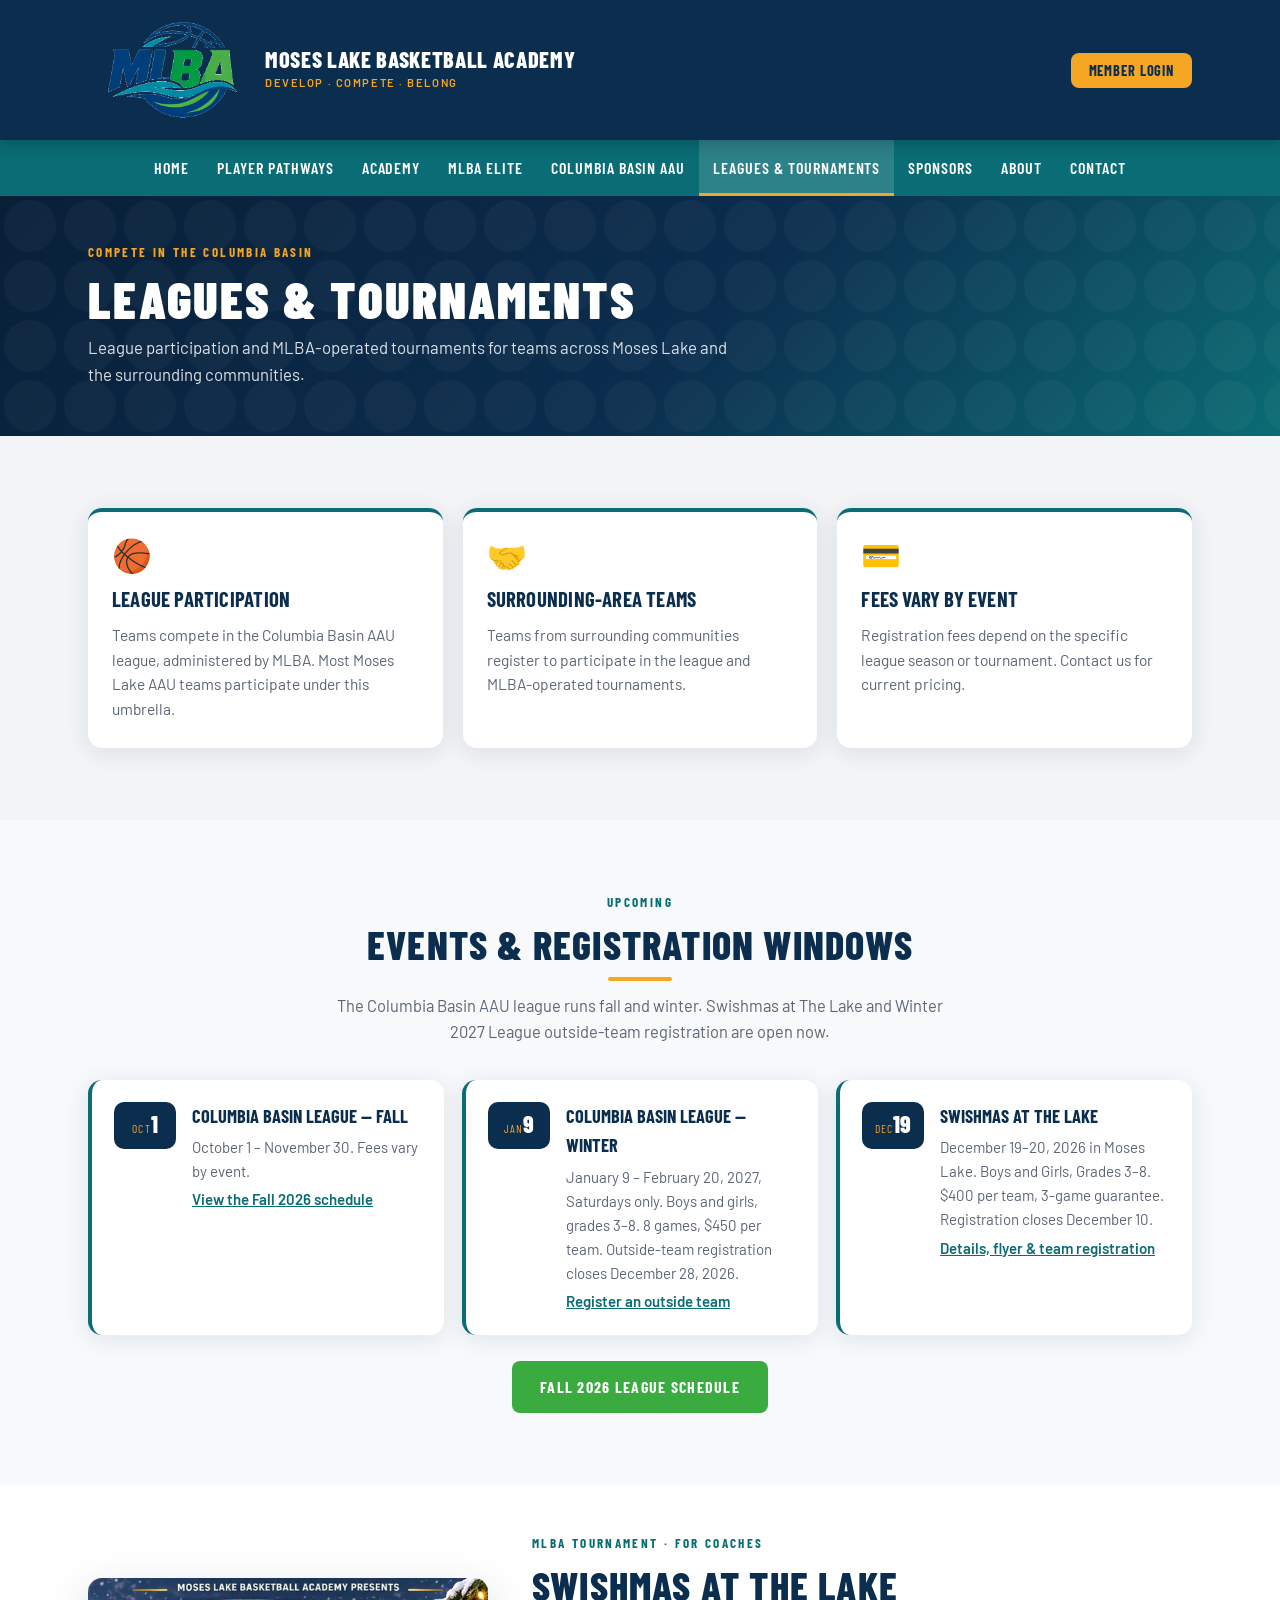
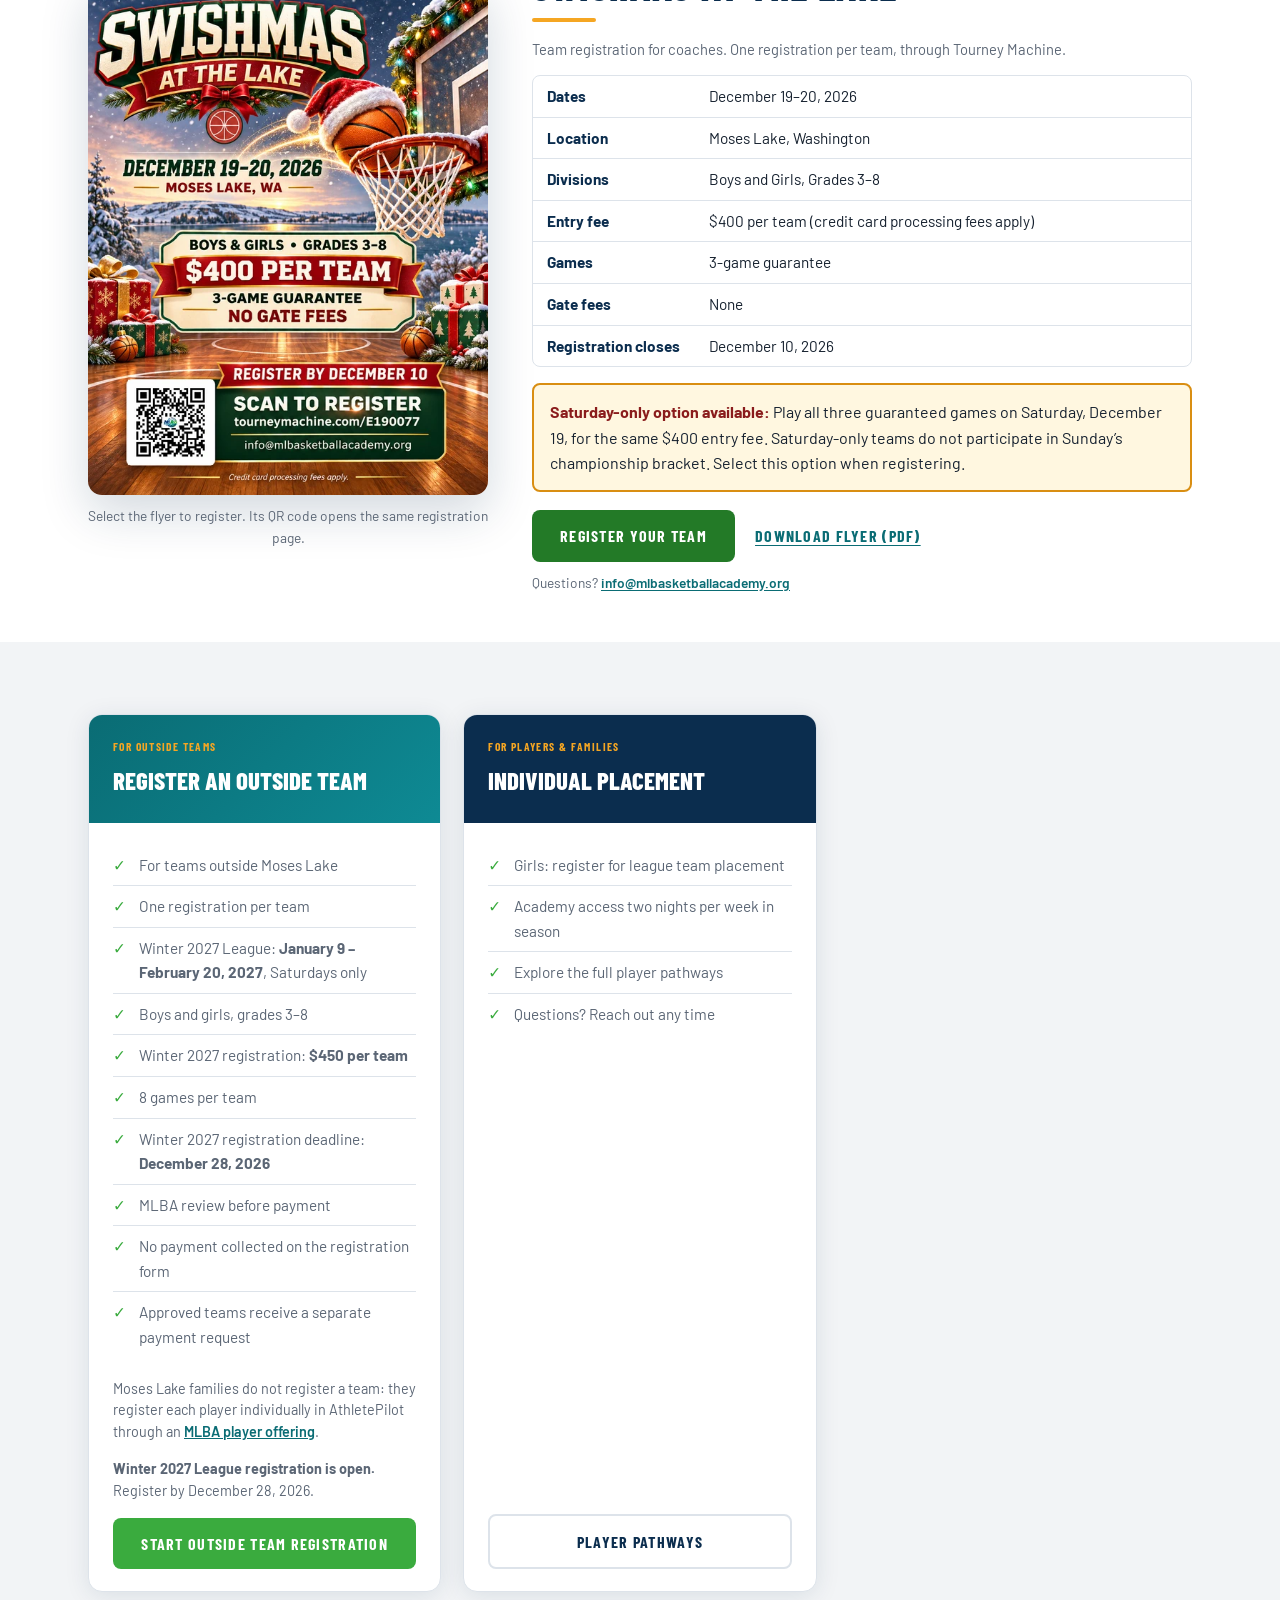
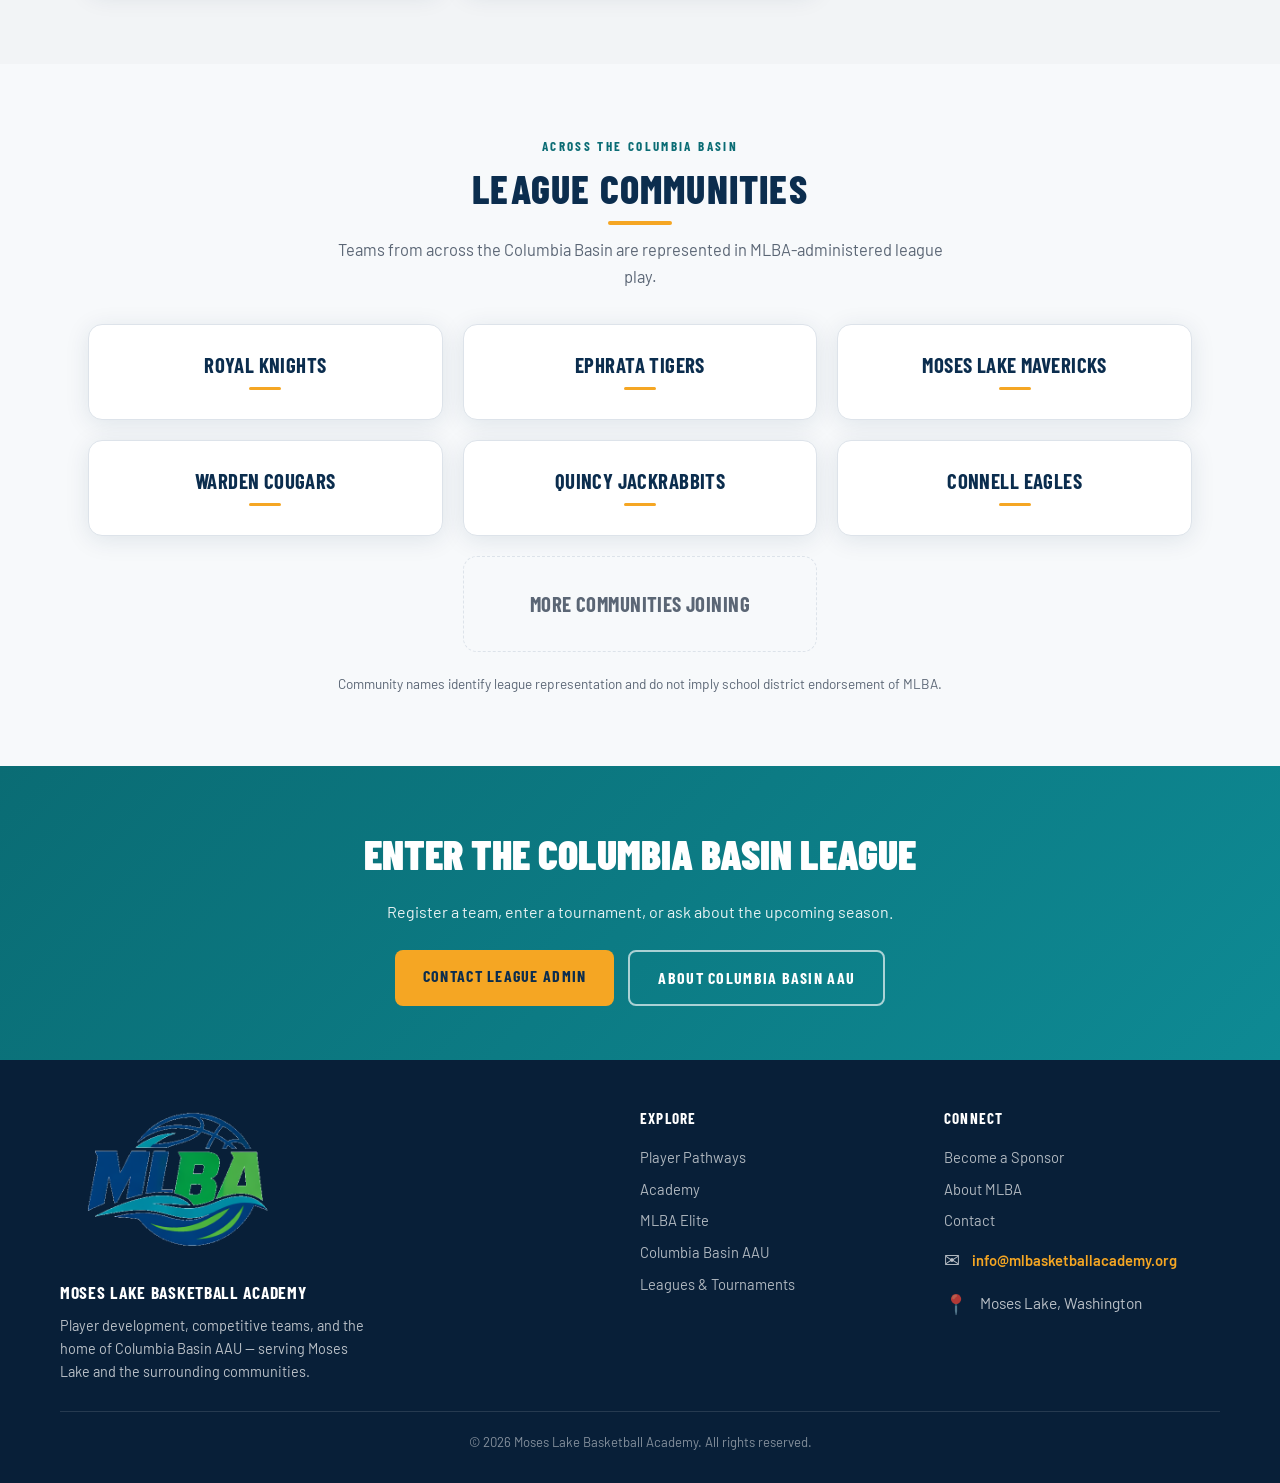
<file: leagues-tournaments.html>
<!DOCTYPE html>
<html lang="en">
<head>
  <meta charset="UTF-8">
  <meta name="viewport" content="width=device-width, initial-scale=1.0">
  <title>Leagues &amp; Tournaments — Moses Lake Basketball Academy</title>
  <meta name="description" content="Columbia Basin AAU league participation and MLBA-operated tournaments for teams across the region. Surrounding-area teams register to participate; fees vary by event.">
  <link rel="icon" href="images/mlba-logo.png" type="image/png">
  <link rel="stylesheet" href="css/style.css">
  <!-- Seasonal (temporary): Swishmas block styles. See README "Seasonal promotions". -->
  <link rel="stylesheet" href="css/seasonal-promo.css">
</head>
<body>
  <div id="site-header"></div>
  <div id="site-nav"></div>

  <main id="main">
    <div class="page-banner">
      <div class="container">
        <span class="eyebrow">Compete in the Columbia Basin</span>
        <h1>Leagues &amp; Tournaments</h1>
        <p>League participation and MLBA-operated tournaments for teams across Moses Lake and the surrounding communities.</p>
      </div>
    </div>

    <!-- Overview -->
    <section class="section">
      <div class="container">
        <div class="card-grid cols-3">
          <div class="card">
            <div class="card-icon" aria-hidden="true">🏀</div>
            <h3>League Participation</h3>
            <p>Teams compete in the Columbia Basin AAU league, administered by MLBA. Most Moses Lake AAU teams participate under this umbrella.</p>
          </div>
          <div class="card">
            <div class="card-icon" aria-hidden="true">🤝</div>
            <h3>Surrounding-Area Teams</h3>
            <p>Teams from surrounding communities register to participate in the league and MLBA-operated tournaments.</p>
          </div>
          <div class="card">
            <div class="card-icon" aria-hidden="true">💳</div>
            <h3>Fees Vary by Event</h3>
            <p>Registration fees depend on the specific league season or tournament. Contact us for current pricing.</p>
          </div>
        </div>
      </div>
    </section>

    <!-- Upcoming events (placeholders) -->
    <section class="section section--alt">
      <div class="container">
        <div class="section-head text-center">
          <span class="eyebrow">Upcoming</span>
          <h2 class="section-title underline">Events &amp; Registration Windows</h2>
          <p class="section-subtitle">The Columbia Basin AAU league runs fall and winter. Swishmas at The Lake and Winter 2027 League outside-team registration are open now.</p>
        </div>
        <div class="event-grid">
          <div class="event-card">
            <div class="event-date"><span class="m">Oct</span><span class="d">1</span></div>
            <div class="event-body"><h3>Columbia Basin League — Fall</h3><p>October 1 – November 30. Fees vary by event.</p><p class="event-link"><a href="fall-league-schedule.html">View the Fall 2026 schedule</a></p></div>
          </div>
          <div class="event-card">
            <div class="event-date"><span class="m">Jan</span><span class="d">9</span></div>
            <div class="event-body"><h3>Columbia Basin League — Winter</h3><p>January 9 – February 20, 2027, Saturdays only. Boys and girls, grades 3–8. 8 games, $450 per team. Outside-team registration closes December 28, 2026.</p><p class="event-link"><a href="team-registration.html#registration-form">Register an outside team</a></p></div>
          </div>
          <!-- SEASONAL: Swishmas card (replaces the "MLBA-Operated Tournament / TBD" placeholder; restore it after Dec 20) -->
          <div class="event-card">
            <div class="event-date"><span class="m">Dec</span><span class="d">19</span></div>
            <div class="event-body"><h3>Swishmas at The Lake</h3><p>December 19–20, 2026 in Moses Lake. Boys and Girls, Grades 3–8. $400 per team, 3-game guarantee. Registration closes December 10.</p><p class="event-link"><a href="#swishmas">Details, flyer &amp; team registration</a></p></div>
          </div>
        </div>
        <div class="btn-row center schedule-link-row">
          <a href="fall-league-schedule.html" class="btn btn-primary">Fall 2026 League Schedule</a>
        </div>
      </div>
    </section>

    <!-- ═════ SEASONAL: Swishmas at The Lake — START (remove after the December 19–20 tournament) ═════ -->
    <section class="sp-section" id="swishmas" aria-labelledby="swishmas-title">
      <div class="container sp-swish-grid">
        <figure class="sp-flyer">
          <a href="https://tourneymachine.com/E190077">
            <picture>
              <source type="image/webp"
                      srcset="images/seasonal/swishmas-at-the-lake-2026-flyer-560.webp 560w, images/seasonal/swishmas-at-the-lake-2026-flyer-800.webp 800w, images/seasonal/swishmas-at-the-lake-2026-flyer-1103.webp 1103w"
                      sizes="(min-width: 900px) 440px, (min-width: 500px) 460px, calc(100vw - 40px)">
              <img src="images/seasonal/swishmas-at-the-lake-2026-flyer.png" width="1103" height="1426" loading="lazy" decoding="async"
                   alt="Register your team for Swishmas at The Lake. Flyer: December 19–20, 2026 in Moses Lake, WA. Boys and girls, grades 3–8. $400 per team, 3-game guarantee, no gate fees. Register by December 10 at tourneymachine.com/E190077. Credit card processing fees apply.">
            </picture>
          </a>
          <figcaption>Select the flyer to register. Its QR code opens the same registration page.</figcaption>
        </figure>
        <div>
          <span class="eyebrow">MLBA Tournament · For Coaches</span>
          <h2 class="section-title underline" id="swishmas-title">Swishmas at The Lake</h2>
          <p class="sp-note" style="margin-top:16px;">Team registration for coaches. One registration per team, through Tourney Machine.</p>
          <ul class="sp-details">
            <li><span>Dates</span><span>December 19–20, 2026</span></li>
            <li><span>Location</span><span>Moses Lake, Washington</span></li>
            <li><span>Divisions</span><span>Boys and Girls, Grades 3–8</span></li>
            <li><span>Entry fee</span><span>$400 per team (credit card processing fees apply)</span></li>
            <li><span>Games</span><span>3-game guarantee</span></li>
            <li><span>Gate fees</span><span>None</span></li>
            <li><span>Registration closes</span><span>December 10, 2026</span></li>
          </ul>
          <p class="sp-callout"><strong>Saturday-only option available:</strong> Play all three guaranteed games on Saturday, December 19, for the same $400 entry fee. Saturday-only teams do not participate in Sunday’s championship bracket. Select this option when registering.</p>
          <div class="btn-row sp-actions">
            <a href="https://tourneymachine.com/E190077" class="btn btn-primary">Register Your Team</a>
            <a href="files/swishmas/Swishmas-at-The-Lake-2026-Flyer.pdf" class="sp-link-secondary" download>Download Flyer (PDF)</a>
          </div>
          <p class="sp-small">Questions? <a class="sp-inline-link" href="mailto:info@mlbasketballacademy.org">info@mlbasketballacademy.org</a></p>
        </div>
      </div>
    </section>
    <!-- ═════ SEASONAL: Swishmas at The Lake — END ═════ -->

    <!-- Register / contact -->
    <section class="section">
      <div class="container">
        <div class="pathway-grid">
          <div class="pathway-card featured">
            <div class="pc-head"><span class="pc-kicker">For Outside Teams</span><h3>Register an Outside Team</h3></div>
            <div class="pc-body">
              <ul class="pc-list">
                <li>For teams outside Moses Lake</li>
                <li>One registration per team</li>
                <li>Winter 2027 League: <strong>January 9 – February 20, 2027</strong>, Saturdays only</li>
                <li>Boys and girls, grades 3–8</li>
                <li>Winter 2027 registration: <strong>$450 per team</strong></li>
                <li>8 games per team</li>
                <li>Winter 2027 registration deadline: <strong>December 28, 2026</strong></li>
                <li>MLBA review before payment</li>
                <li>No payment collected on the registration form</li>
                <li>Approved teams receive a separate payment request</li>
              </ul>
              <p class="pc-note">Moses Lake families do not register a team: they register each player individually in AthletePilot through an <a href="pathways.html">MLBA player offering</a>.</p>
              <!-- STATUS: Winter 2027 outside-team registration OPEN; closes December 28, 2026 -->
              <p class="pc-note"><strong>Winter 2027 League registration is open.</strong> Register by December 28, 2026.</p>
              <a href="team-registration.html#registration-form" class="btn btn-primary">Start Outside Team Registration</a>
            </div>
          </div>
          <div class="pathway-card">
            <div class="pc-head"><span class="pc-kicker">For Players &amp; Families</span><h3>Individual Placement</h3></div>
            <div class="pc-body">
              <ul class="pc-list">
                <li>Girls: register for league team placement</li>
                <li>Academy access two nights per week in season</li>
                <li>Explore the full player pathways</li>
                <li>Questions? Reach out any time</li>
              </ul>
              <a href="pathways.html" class="btn btn-ghost">Player Pathways</a>
            </div>
          </div>
        </div>
      </div>
    </section>

    <!-- League Communities (text-only cards; official images are added later, only once written authorization is on file) -->
    <section class="section section--alt" aria-labelledby="league-communities-title">
      <div class="container">
        <div class="section-head text-center">
          <span class="eyebrow">Across the Columbia Basin</span>
          <h2 class="section-title underline" id="league-communities-title">League Communities</h2>
          <p class="section-subtitle">Teams from across the Columbia Basin are represented in MLBA-administered league play.</p>
        </div>
        <!-- To add an approved image later, place an image element with class "community-logo" before the
             heading inside that card. To add a community, copy one list item. Cards stay equal-size and centered. -->
        <ul class="community-grid">
          <li class="community-card"><h3 class="community-name">Royal Knights</h3></li>
          <li class="community-card"><h3 class="community-name">Ephrata Tigers</h3></li>
          <li class="community-card"><h3 class="community-name">Moses Lake Mavericks</h3></li>
          <li class="community-card"><h3 class="community-name">Warden Cougars</h3></li>
          <li class="community-card"><h3 class="community-name">Quincy Jackrabbits</h3></li>
          <li class="community-card"><h3 class="community-name">Connell Eagles</h3></li>
          <li class="community-card community-card--more"><h3 class="community-name">More communities joining</h3></li>
        </ul>
        <p class="community-note">Community names identify league representation and do not imply school district endorsement of MLBA.</p>
      </div>
    </section>

    <section class="cta-band">
      <div class="container">
        <h2>Enter the Columbia Basin League</h2>
        <p>Register a team, enter a tournament, or ask about the upcoming season.</p>
        <div class="btn-row center">
          <a href="contact.html" class="btn btn-gold">Contact League Admin</a>
          <a href="columbia-basin-aau.html" class="btn btn-outline">About Columbia Basin AAU</a>
        </div>
      </div>
    </section>
  </main>

  <div id="site-footer"></div>

  <script src="js/components.js"></script>
  <script src="js/main.js"></script>
</body>
</html>
</file>
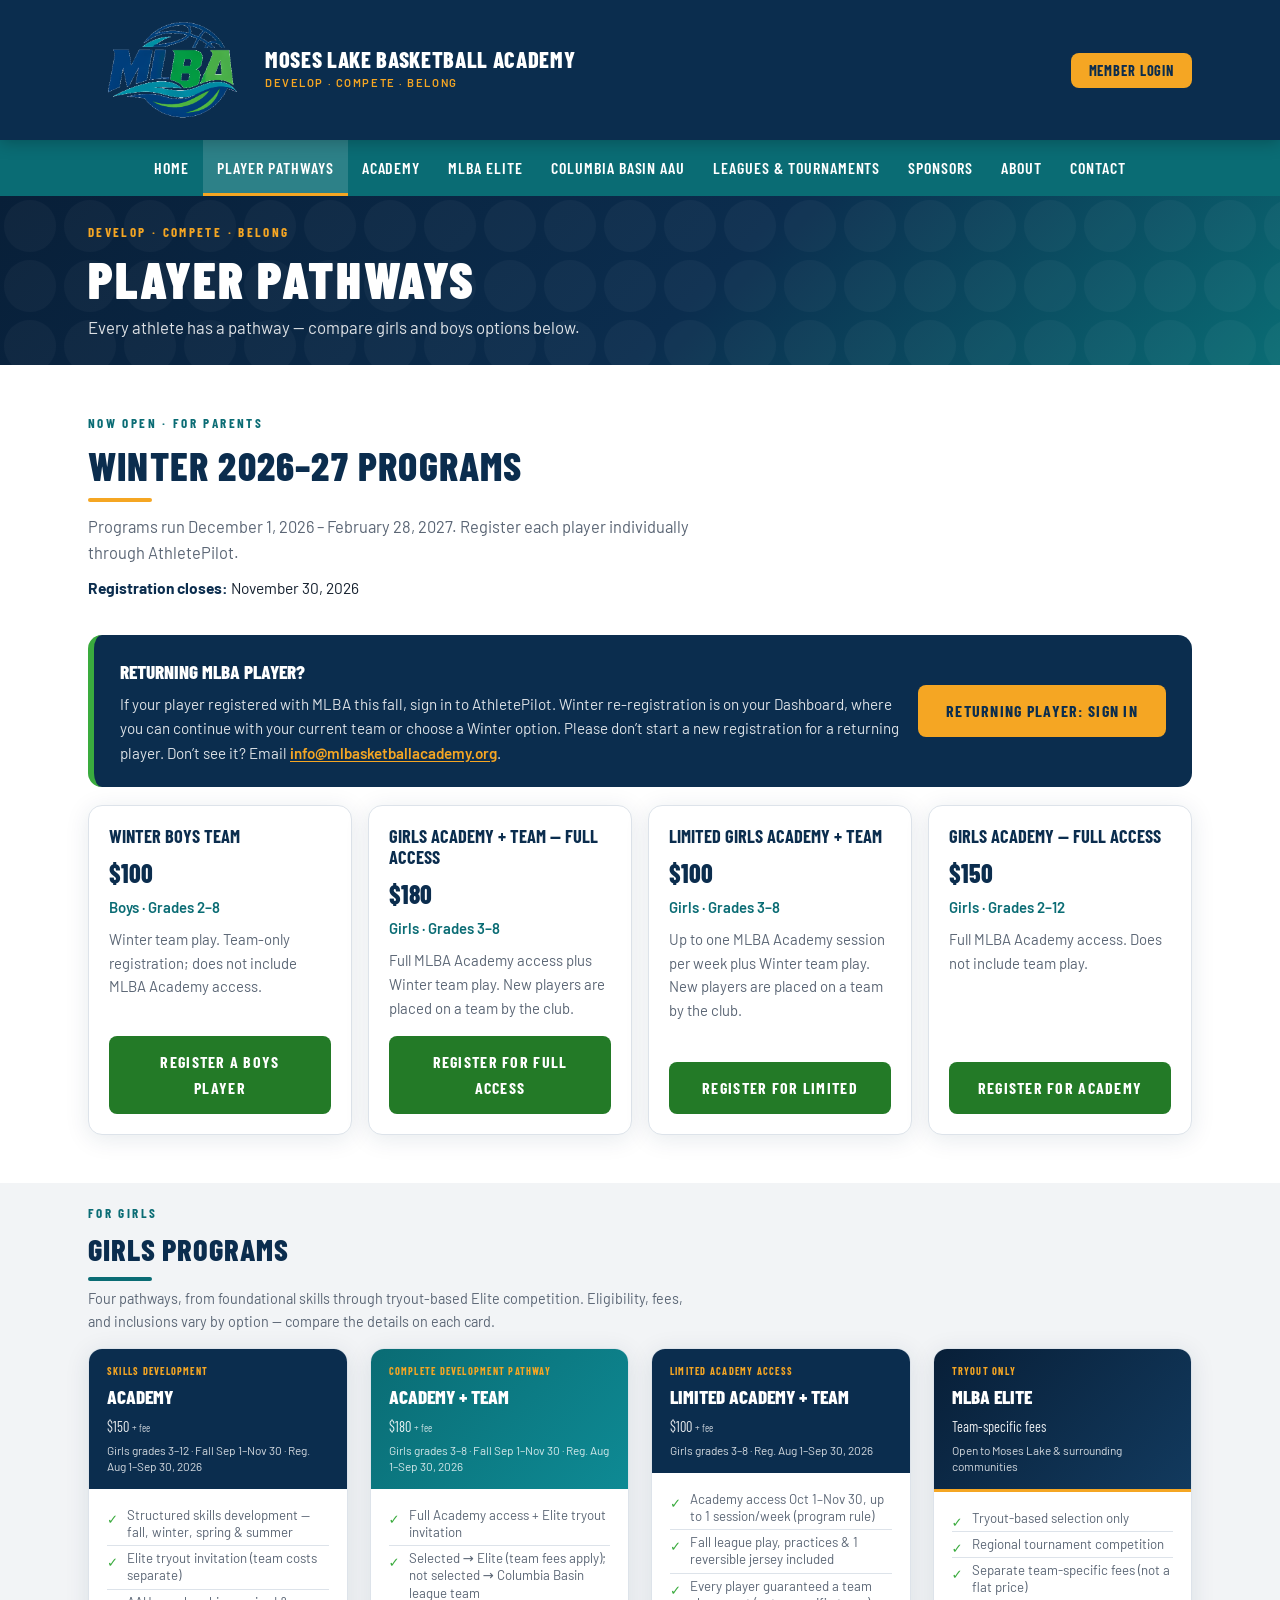
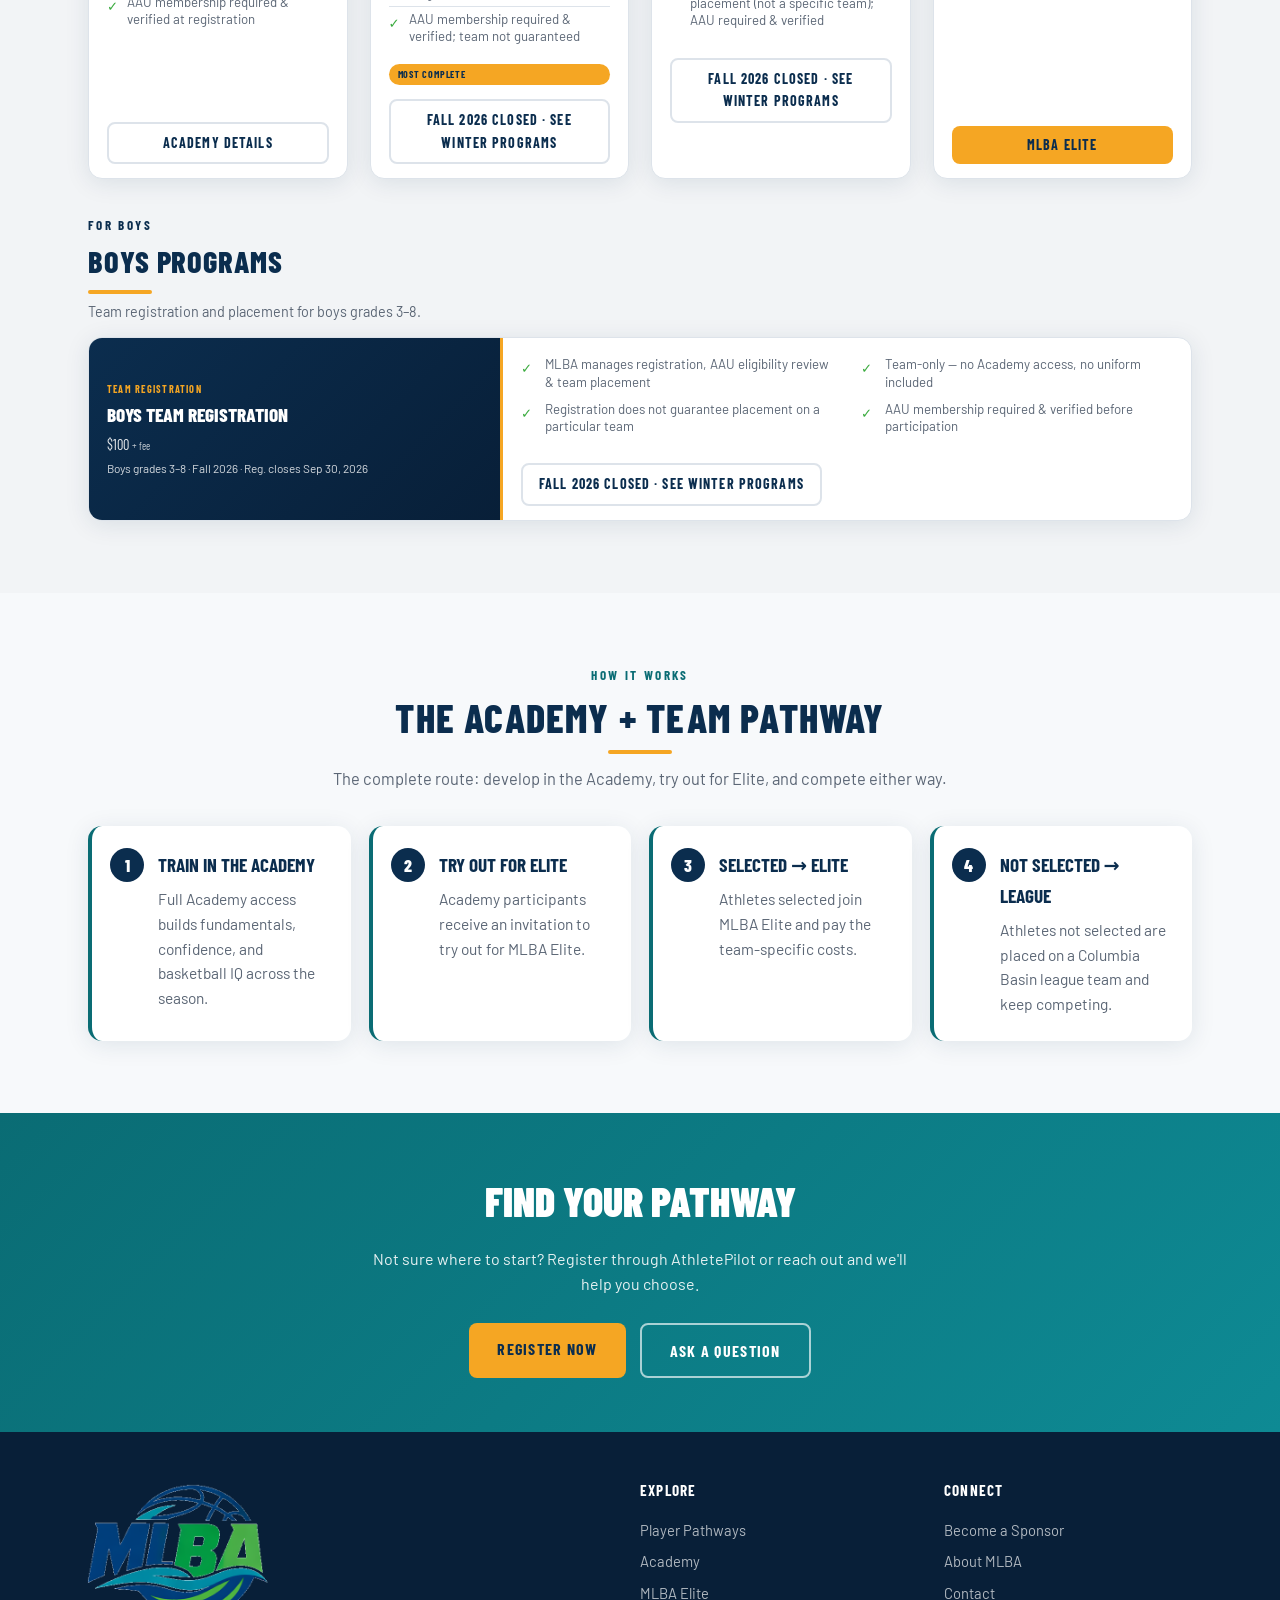
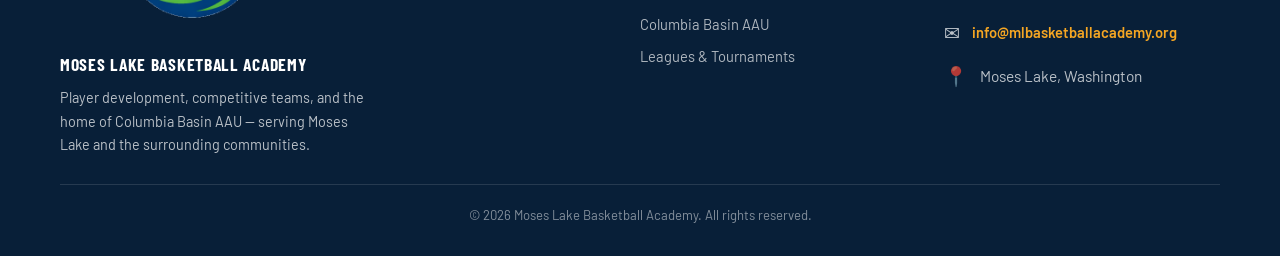
<file: pathways.html>
<!DOCTYPE html>
<html lang="en">
<head>
  <meta charset="UTF-8">
  <meta name="viewport" content="width=device-width, initial-scale=1.0">
  <title>Player Pathways — Moses Lake Basketball Academy</title>
  <meta name="description" content="Every athlete has a pathway at MLBA — Girls Programs include Academy skills development, the complete Academy + Team pathway, Limited Academy + Team, and tryout-based MLBA Elite. Boys Programs offer team registration and placement.">
  <link rel="icon" href="images/mlba-logo.png" type="image/png">
  <link rel="stylesheet" href="css/style.css">
  <!-- Seasonal (temporary): Winter 2026–27 program comparison styles. See README "Seasonal promotions". -->
  <link rel="stylesheet" href="css/seasonal-promo.css">
</head>
<body>
  <div id="site-header"></div>
  <div id="site-nav"></div>

  <main id="main">
    <div class="page-banner page-banner-compact">
      <div class="container">
        <span class="eyebrow">Develop · Compete · Belong</span>
        <h1>Player Pathways</h1>
        <p>Every athlete has a pathway — compare girls and boys options below.</p>
      </div>
    </div>

    <!-- ═════ SEASONAL: WINTER 2026–27 PLAYER REGISTRATION — START (remove after registration closes Nov 30) ═════ -->
    <section class="sp-section" id="winter-2026-27" aria-labelledby="winter-2026-27-title">
      <div class="container">
        <div class="section-head sp-winter-head">
          <span class="eyebrow">Now Open · For Parents</span>
          <h2 class="section-title underline" id="winter-2026-27-title">Winter 2026–27 Programs</h2>
          <p class="section-subtitle">Programs run December 1, 2026 – February 28, 2027. Register each player individually through AthletePilot.</p>
          <div class="sp-keydates"><span><b>Registration closes:</b> November 30, 2026</span></div>
        </div>
        <div class="sp-returning">
          <div>
            <h3>Returning MLBA player?</h3>
            <p>If your player registered with MLBA this fall, sign in to AthletePilot. Winter re-registration is on your Dashboard, where you can continue with your current team or choose a Winter option. Please don’t start a new registration for a returning player. Don’t see it? Email <a class="sp-inline-link" href="mailto:info@mlbasketballacademy.org">info@mlbasketballacademy.org</a>.</p>
          </div>
          <a href="https://www.athletepilot.com/login" class="btn btn-gold">Returning Player: Sign In</a>
        </div>
        <ul class="sp-offers" aria-label="Winter programs for new players">
          <li class="sp-offer">
            <h4>Winter Boys Team</h4>
            <div class="sp-price">$100</div>
            <div class="sp-who">Boys · Grades 2–8</div>
            <p>Winter team play. Team-only registration; does not include MLBA Academy access.</p>
            <a href="https://www.athletepilot.com/register/mlba_1773697477281/offerings/cmwbbwuoh01frqm2rzsba68wn" class="btn btn-primary">Register a Boys Player</a>
          </li>
          <li class="sp-offer">
            <h4>Girls Academy + Team — Full Access</h4>
            <div class="sp-price">$180</div>
            <div class="sp-who">Girls · Grades 3–8</div>
            <p>Full MLBA Academy access plus Winter team play. New players are placed on a team by the club.</p>
            <a href="https://www.athletepilot.com/register/mlba_1773697477281/offerings/cmwbbxcfk01fzqm2rgdfj1ce5" class="btn btn-primary">Register for Full Access</a>
          </li>
          <li class="sp-offer">
            <h4>Limited Girls Academy + Team</h4>
            <div class="sp-price">$100</div>
            <div class="sp-who">Girls · Grades 3–8</div>
            <p>Up to one MLBA Academy session per week plus Winter team play. New players are placed on a team by the club.</p>
            <a href="https://www.athletepilot.com/register/mlba_1773697477281/offerings/cmwbbxmeo01g7qm2r0em932fg" class="btn btn-primary">Register for Limited</a>
          </li>
          <li class="sp-offer">
            <h4>Girls Academy — Full Access</h4>
            <div class="sp-price">$150</div>
            <div class="sp-who">Girls · Grades 2–12</div>
            <p>Full MLBA Academy access. Does not include team play.</p>
            <a href="https://www.athletepilot.com/register/mlba_1773697477281/offerings/cmwbbxvu901gfqm2rfzyv2n51" class="btn btn-primary">Register for Academy</a>
          </li>
        </ul>
      </div>
    </section>
    <!-- ═════ SEASONAL: WINTER 2026–27 PLAYER REGISTRATION — END ═════ -->

    <!-- Options -->
    <section class="section pathways-lineup">
      <div class="container">

        <div class="pathway-subsection">
          <div class="section-head">
            <span class="eyebrow">For Girls</span>
            <h2 class="section-title underline underline-teal">Girls Programs</h2>
            <p class="section-subtitle">Four pathways, from foundational skills through tryout-based Elite competition. Eligibility, fees, and inclusions vary by option — compare the details on each card.</p>
          </div>
          <div class="pathway-grid cols-4">
            <div class="pathway-card">
              <div class="pc-head">
                <span class="pc-kicker">Skills Development</span>
                <h3>Academy</h3>
                <div class="pc-price">$150 <span class="pc-fee-note">+ fee</span></div>
                <div class="pc-facts">Girls grades 3–12 &middot; Fall Sep 1–Nov 30 &middot; Reg. Aug 1–Sep 30, 2026</div>
              </div>
              <div class="pc-body">
                <ul class="pc-list">
                  <li>Structured skills development — fall, winter, spring &amp; summer</li>
                  <li>Elite tryout invitation (team costs separate)</li>
                  <li>AAU membership required &amp; verified at registration</li>
                </ul>
                <a href="academy.html" class="btn btn-ghost">Academy Details</a>
              </div>
            </div>

            <div class="pathway-card featured">
              <div class="pc-head">
                <span class="pc-kicker">Complete Development Pathway</span>
                <h3>Academy + Team</h3>
                <div class="pc-price">$180 <span class="pc-fee-note">+ fee</span></div>
                <div class="pc-facts">Girls grades 3–8 &middot; Fall Sep 1–Nov 30 &middot; Reg. Aug 1–Sep 30, 2026</div>
              </div>
              <div class="pc-body">
                <ul class="pc-list">
                  <li>Full Academy access + Elite tryout invitation</li>
                  <li>Selected &rarr; Elite (team fees apply); not selected &rarr; Columbia Basin league team</li>
                  <li>AAU membership required &amp; verified; team not guaranteed</li>
                </ul>
                <span class="badge-pill">Most Complete</span>
                <!-- STATUS: Fall 2026 registration closed --> <a href="#winter-2026-27" class="btn btn-ghost" style="margin-top:14px;">Fall 2026 Closed · See Winter Programs</a>
              </div>
            </div>

            <div class="pathway-card">
              <div class="pc-head">
                <span class="pc-kicker">Limited Academy Access</span>
                <h3>Limited Academy + Team</h3>
                <div class="pc-price">$100 <span class="pc-fee-note">+ fee</span></div>
                <div class="pc-facts">Girls grades 3–8 &middot; Reg. Aug 1–Sep 30, 2026</div>
              </div>
              <div class="pc-body">
                <ul class="pc-list">
                  <li>Academy access Oct 1–Nov 30, up to 1 session/week (program rule)</li>
                  <li>Fall league play, practices &amp; 1 reversible jersey included</li>
                  <li>Every player guaranteed a team placement (not a specific team); AAU required &amp; verified</li>
                </ul>
                <!-- STATUS: Fall 2026 registration closed --> <a href="#winter-2026-27" class="btn btn-ghost" style="margin-top:14px;">Fall 2026 Closed · See Winter Programs</a>
              </div>
            </div>

            <div class="pathway-card elite">
              <div class="pc-head">
                <span class="pc-kicker">Tryout Only</span>
                <h3>MLBA Elite</h3>
                <div class="pc-price">Team-specific fees</div>
                <div class="pc-facts">Open to Moses Lake &amp; surrounding communities</div>
              </div>
              <div class="pc-body">
                <ul class="pc-list">
                  <li>Tryout-based selection only</li>
                  <li>Regional tournament competition</li>
                  <li>Separate team-specific fees (not a flat price)</li>
                </ul>
                <a href="elite.html" class="btn btn-gold">MLBA Elite</a>
              </div>
            </div>
          </div>
        </div>

        <div class="pathway-subsection">
          <div class="section-head">
            <span class="eyebrow eyebrow-navy">For Boys</span>
            <h2 class="section-title underline">Boys Programs</h2>
            <p class="section-subtitle">Team registration and placement for boys grades 3–8.</p>
          </div>
          <div class="pathway-single">
            <div class="pc-head">
              <span class="pc-kicker">Team Registration</span>
              <h3>Boys Team Registration</h3>
              <div class="pc-price">$100 <span class="pc-fee-note">+ fee</span></div>
              <div class="pc-facts">Boys grades 3–8 &middot; Fall 2026 &middot; Reg. closes Sep 30, 2026</div>
            </div>
            <div class="pc-body">
              <ul class="pc-list">
                <li>MLBA manages registration, AAU eligibility review &amp; team placement</li>
                <li>Team-only — no Academy access, no uniform included</li>
                <li>Registration does not guarantee placement on a particular team</li>
                <li>AAU membership required &amp; verified before participation</li>
              </ul>
              <!-- STATUS: Fall 2026 registration closed --> <a href="#winter-2026-27" class="btn btn-ghost">Fall 2026 Closed · See Winter Programs</a>
            </div>
          </div>
        </div>

      </div>
    </section>

    <!-- How the pathway works -->
    <section class="section section--alt">
      <div class="container">
        <div class="section-head text-center">
          <span class="eyebrow">How It Works</span>
          <h2 class="section-title underline">The Academy + Team Pathway</h2>
          <p class="section-subtitle">The complete route: develop in the Academy, try out for Elite, and compete either way.</p>
        </div>
        <div class="steps">
          <div class="step"><h3>Train in the Academy</h3><p>Full Academy access builds fundamentals, confidence, and basketball IQ across the season.</p></div>
          <div class="step"><h3>Try Out for Elite</h3><p>Academy participants receive an invitation to try out for MLBA Elite.</p></div>
          <div class="step"><h3>Selected → Elite</h3><p>Athletes selected join MLBA Elite and pay the team-specific costs.</p></div>
          <div class="step"><h3>Not Selected → League</h3><p>Athletes not selected are placed on a Columbia Basin league team and keep competing.</p></div>
        </div>
      </div>
    </section>

    <section class="cta-band">
      <div class="container">
        <h2>Find Your Pathway</h2>
        <p>Not sure where to start? Register through AthletePilot or reach out and we'll help you choose.</p>
        <div class="btn-row center">
          <a href="https://www.athletepilot.com/register/mlba_1773697477281/offerings" class="btn btn-gold">Register Now</a>
          <a href="contact.html" class="btn btn-outline">Ask a Question</a>
        </div>
      </div>
    </section>
  </main>

  <div id="site-footer"></div>

  <script src="js/components.js"></script>
  <script src="js/main.js"></script>
</body>
</html>
</file>
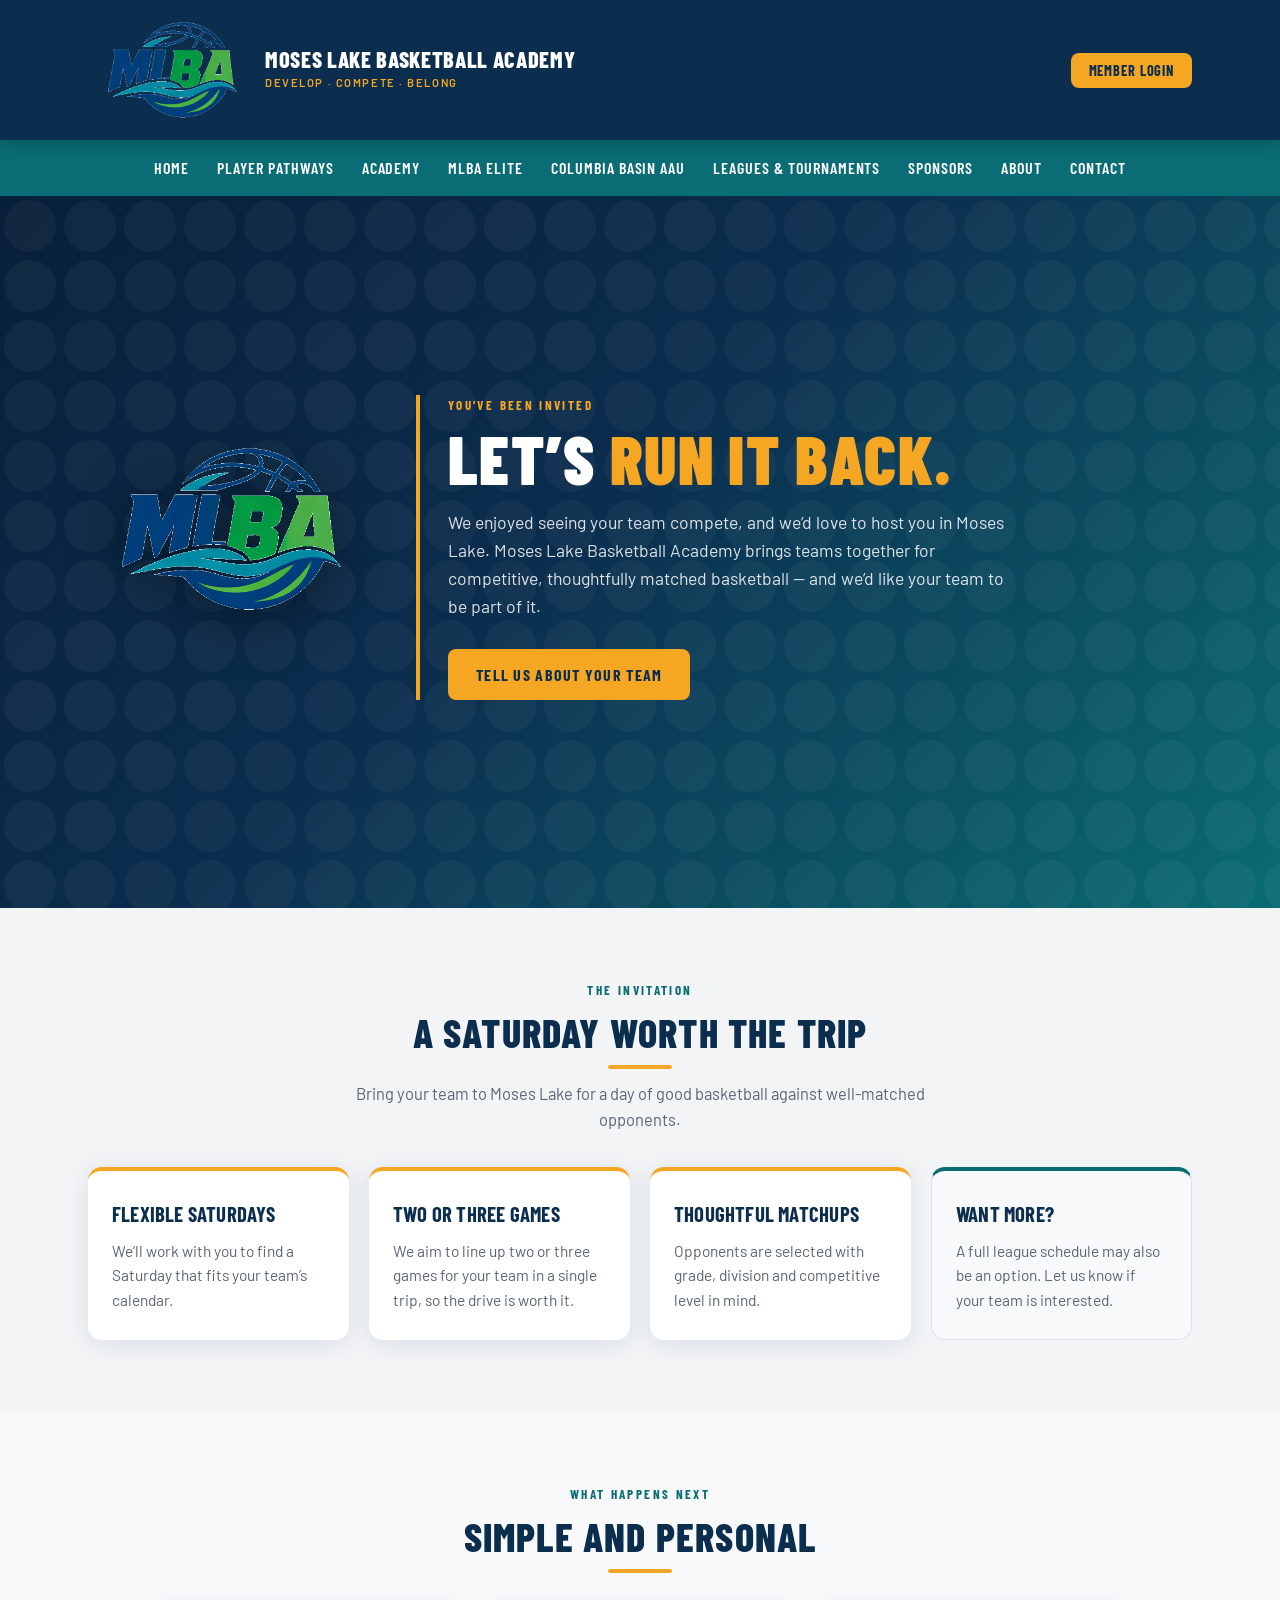
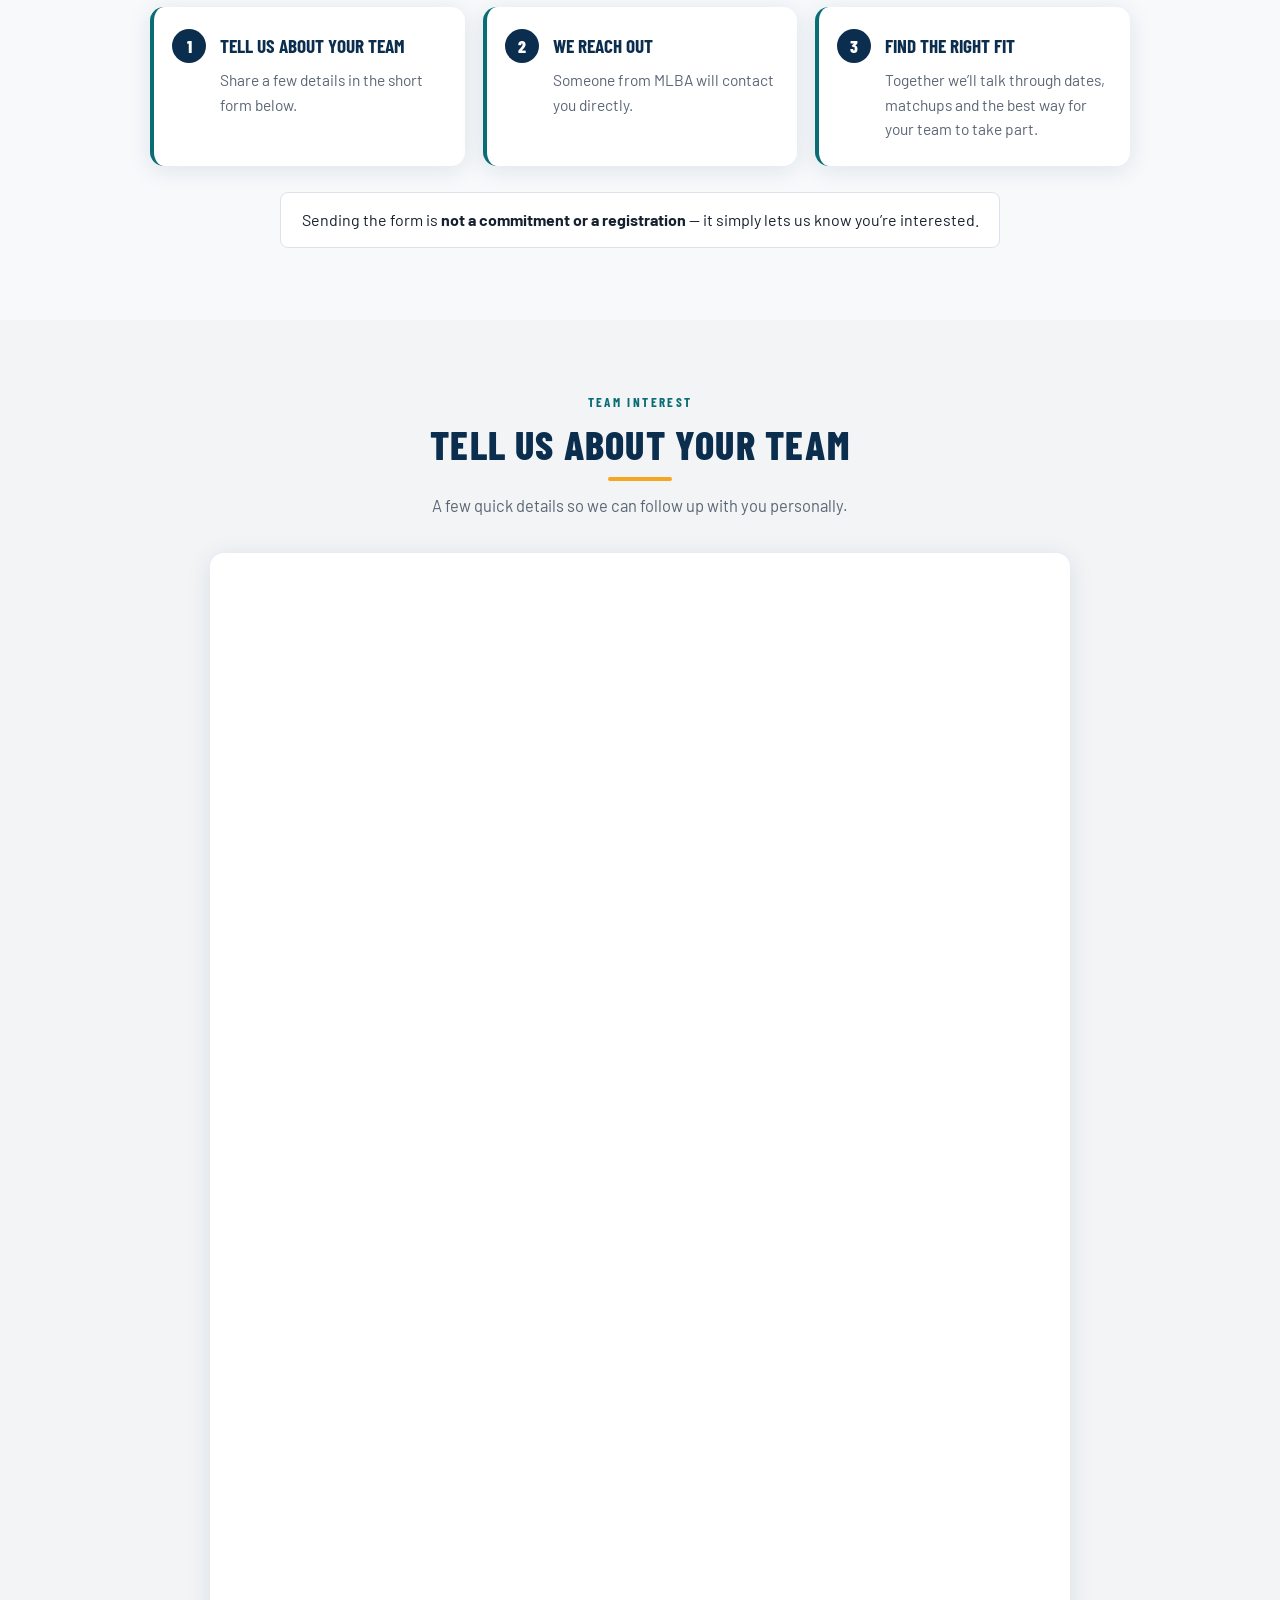
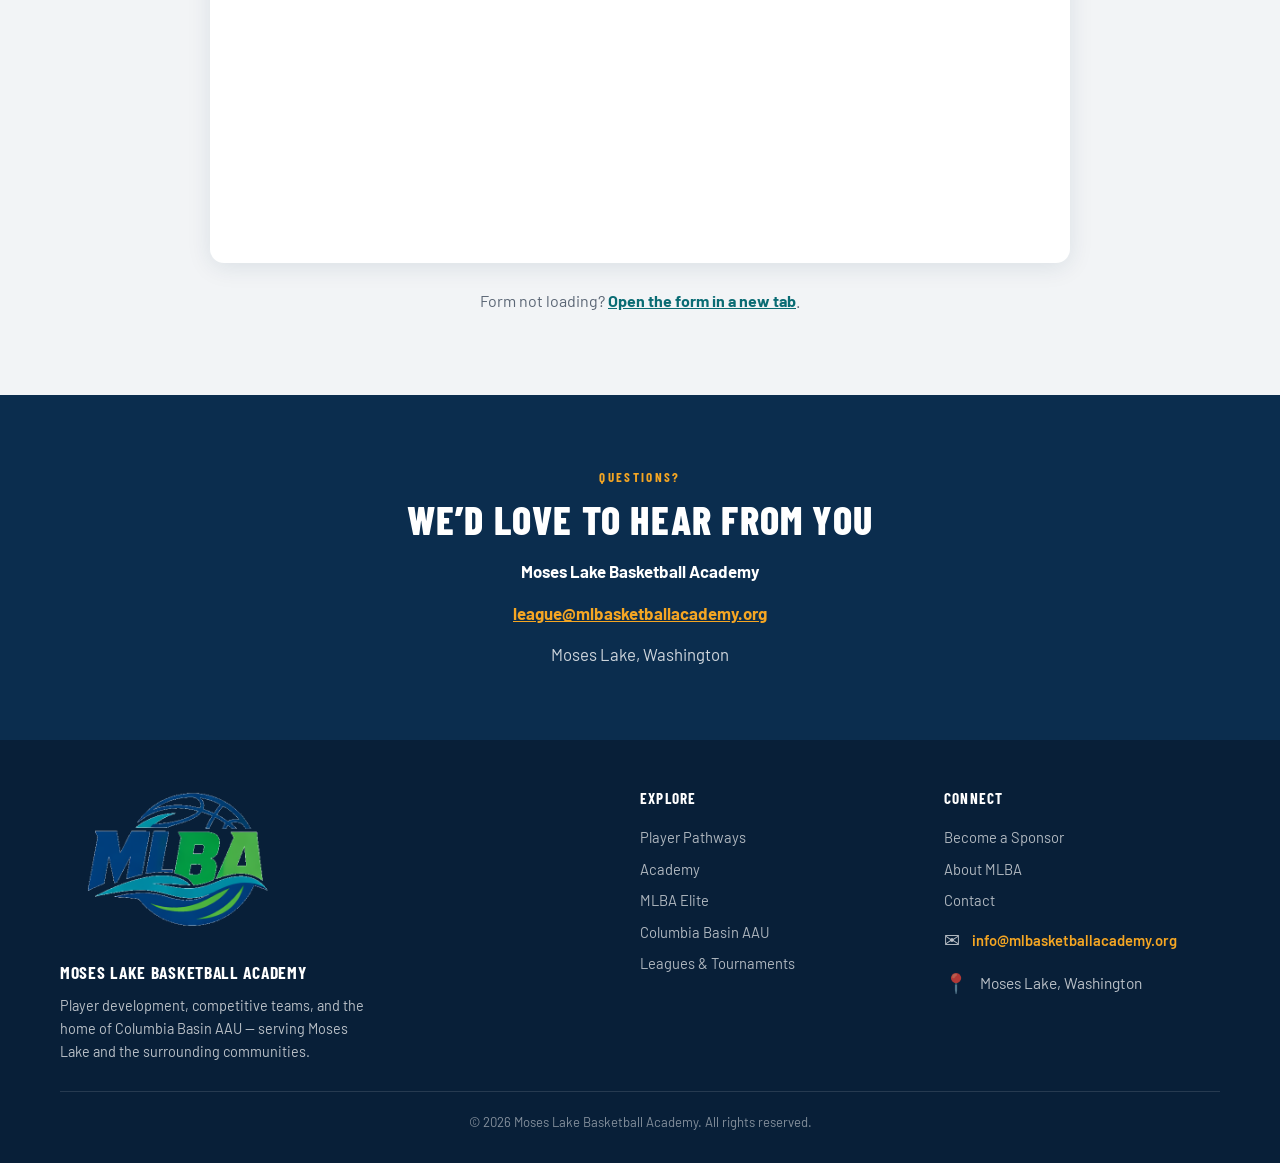
<file: run-it-back.html>
<!DOCTYPE html>
<html lang="en">
<head>
  <meta charset="UTF-8">
  <meta name="viewport" content="width=device-width, initial-scale=1.0">
  <title>Let’s Run It Back — Moses Lake Basketball Academy</title>
  <meta name="description" content="A personal invitation from Moses Lake Basketball Academy: bring your team to Moses Lake for a Saturday of competitive, thoughtfully matched games.">
  <meta name="robots" content="noindex, follow">
  <link rel="canonical" href="https://mlbasketballacademy.org/run-it-back">
  <meta property="og:type" content="website">
  <meta property="og:title" content="Let’s Run It Back — Moses Lake Basketball Academy">
  <meta property="og:description" content="You’ve been invited. Bring your team to Moses Lake for a Saturday of competitive, thoughtfully matched basketball.">
  <meta property="og:url" content="https://mlbasketballacademy.org/run-it-back">
  <meta property="og:image" content="https://mlbasketballacademy.org/images/mlba-logo.png">
  <link rel="icon" href="images/mlba-logo.png" type="image/png">
  <link rel="stylesheet" href="css/style.css">
</head>
<body>
  <!-- Unlisted invitation page (business-card QR code → /run-it-back). Intentionally not linked from the
       navigation, footer, homepage or any other page. -->
  <div id="site-header"></div>
  <div id="site-nav"></div>

  <main id="main">

    <!-- Invitation hero -->
    <section class="hero rib-hero" aria-labelledby="rib-title">
      <div class="hero-inner">
        <img class="hero-logo" src="images/mlba-logo.png" alt="Moses Lake Basketball Academy logo">
        <div class="rib-invite">
          <span class="eyebrow">You’ve Been Invited</span>
          <h1 id="rib-title">Let’s <span>Run It Back.</span></h1>
          <p class="lead">We enjoyed seeing your team compete, and we’d love to host you in Moses Lake. Moses Lake Basketball Academy brings teams together for competitive, thoughtfully matched basketball — and we’d like your team to be part of it.</p>
          <div class="btn-row">
            <a href="#interest-form" class="btn btn-gold">Tell Us About Your Team</a>
          </div>
        </div>
      </div>
    </section>

    <!-- The invitation -->
    <section class="section" aria-labelledby="rib-offer-title">
      <div class="container">
        <div class="section-head text-center">
          <span class="eyebrow">The Invitation</span>
          <h2 class="section-title underline" id="rib-offer-title">A Saturday Worth the Trip</h2>
          <p class="section-subtitle">Bring your team to Moses Lake for a day of good basketball against well-matched opponents.</p>
        </div>
        <div class="card-grid rib-offer">
          <div class="card">
            <h3>Flexible Saturdays</h3>
            <p>We’ll work with you to find a Saturday that fits your team’s calendar.</p>
          </div>
          <div class="card">
            <h3>Two or Three Games</h3>
            <p>We aim to line up two or three games for your team in a single trip, so the drive is worth it.</p>
          </div>
          <div class="card">
            <h3>Thoughtful Matchups</h3>
            <p>Opponents are selected with grade, division and competitive level in mind.</p>
          </div>
          <div class="card rib-card-secondary">
            <h3>Want More?</h3>
            <p>A full league schedule may also be an option. Let us know if your team is interested.</p>
          </div>
        </div>
      </div>
    </section>

    <!-- What happens next -->
    <section class="section section--alt" aria-labelledby="rib-next-title">
      <div class="container">
        <div class="section-head text-center">
          <span class="eyebrow">What Happens Next</span>
          <h2 class="section-title underline" id="rib-next-title">Simple and Personal</h2>
        </div>
        <ol class="steps rib-steps">
          <li class="step">
            <h3>Tell Us About Your Team</h3>
            <p>Share a few details in the short form below.</p>
          </li>
          <li class="step">
            <h3>We Reach Out</h3>
            <p>Someone from MLBA will contact you directly.</p>
          </li>
          <li class="step">
            <h3>Find the Right Fit</h3>
            <p>Together we’ll talk through dates, matchups and the best way for your team to take part.</p>
          </li>
        </ol>
        <p class="rib-note">Sending the form is <strong>not a commitment or a registration</strong> — it simply lets us know you’re interested.</p>
      </div>
    </section>

    <!-- Interest form (Zoho Forms embed; tested form, URL unchanged) -->
    <section class="section rib-form-section" id="interest-form" aria-labelledby="rib-form-title">
      <div class="container">
        <div class="section-head text-center">
          <span class="eyebrow">Team Interest</span>
          <h2 class="section-title underline" id="rib-form-title">Tell Us About Your Team</h2>
          <p class="section-subtitle">A few quick details so we can follow up with you personally.</p>
        </div>

        <div class="zf-embed rib-embed">
<iframe id="rib-form-frame" aria-label='MLBA — Run It Back Team Interest' title="MLBA — Run It Back Team Interest form" frameborder="0" style="height:500px;width:99%;border:none;" src='https://forms.zohopublic.com/dandersonmlbasketb1/form/MLBARunItBackTeamInterest/formperma/DVgYvcdOb5ymJYfeTNhfk1QcEMJk9j-xVth3T90rtZQ'>
</iframe>
<script>
/* After a successful submission Zoho loads its thank-you page inside the frame (a second load event).
   The frame keeps its fixed height, so bring the top of the frame — where the thank-you message
   appears — into view. Validation errors do not reload the frame, so they never trigger this.
   An instant jump is used because the page's smooth scrolling is cancelled by the form's own load. */
(function () {
  var frame = document.getElementById('rib-form-frame');
  if (!frame) return;
  var loads = 0;
  frame.addEventListener('load', function () {
    loads += 1;
    if (loads < 2) return;
    try { frame.scrollIntoView({ block: 'start', behavior: 'instant' }); }
    catch (e) { frame.scrollIntoView(true); }
  });
})();
</script>
        </div>
        <p class="rib-fallback">Form not loading? <a href="https://forms.zohopublic.com/dandersonmlbasketb1/form/MLBARunItBackTeamInterest/formperma/DVgYvcdOb5ymJYfeTNhfk1QcEMJk9j-xVth3T90rtZQ" target="_blank" rel="noopener">Open the form in a new tab</a>.</p>
      </div>
    </section>

    <!-- Contact -->
    <section class="section section--dark rib-contact" aria-labelledby="rib-contact-title">
      <div class="container text-center">
        <span class="eyebrow">Questions?</span>
        <h2 class="section-title" id="rib-contact-title">We’d Love to Hear From You</h2>
        <address class="rib-contact-lines">
          <strong>Moses Lake Basketball Academy</strong>
          <a href="mailto:league@mlbasketballacademy.org">league@mlbasketballacademy.org</a>
          <span>Moses Lake, Washington</span>
        </address>
      </div>
    </section>

  </main>

  <div id="site-footer"></div>

  <script src="js/components.js"></script>
  <script src="js/main.js"></script>
</body>
</html>
</file>
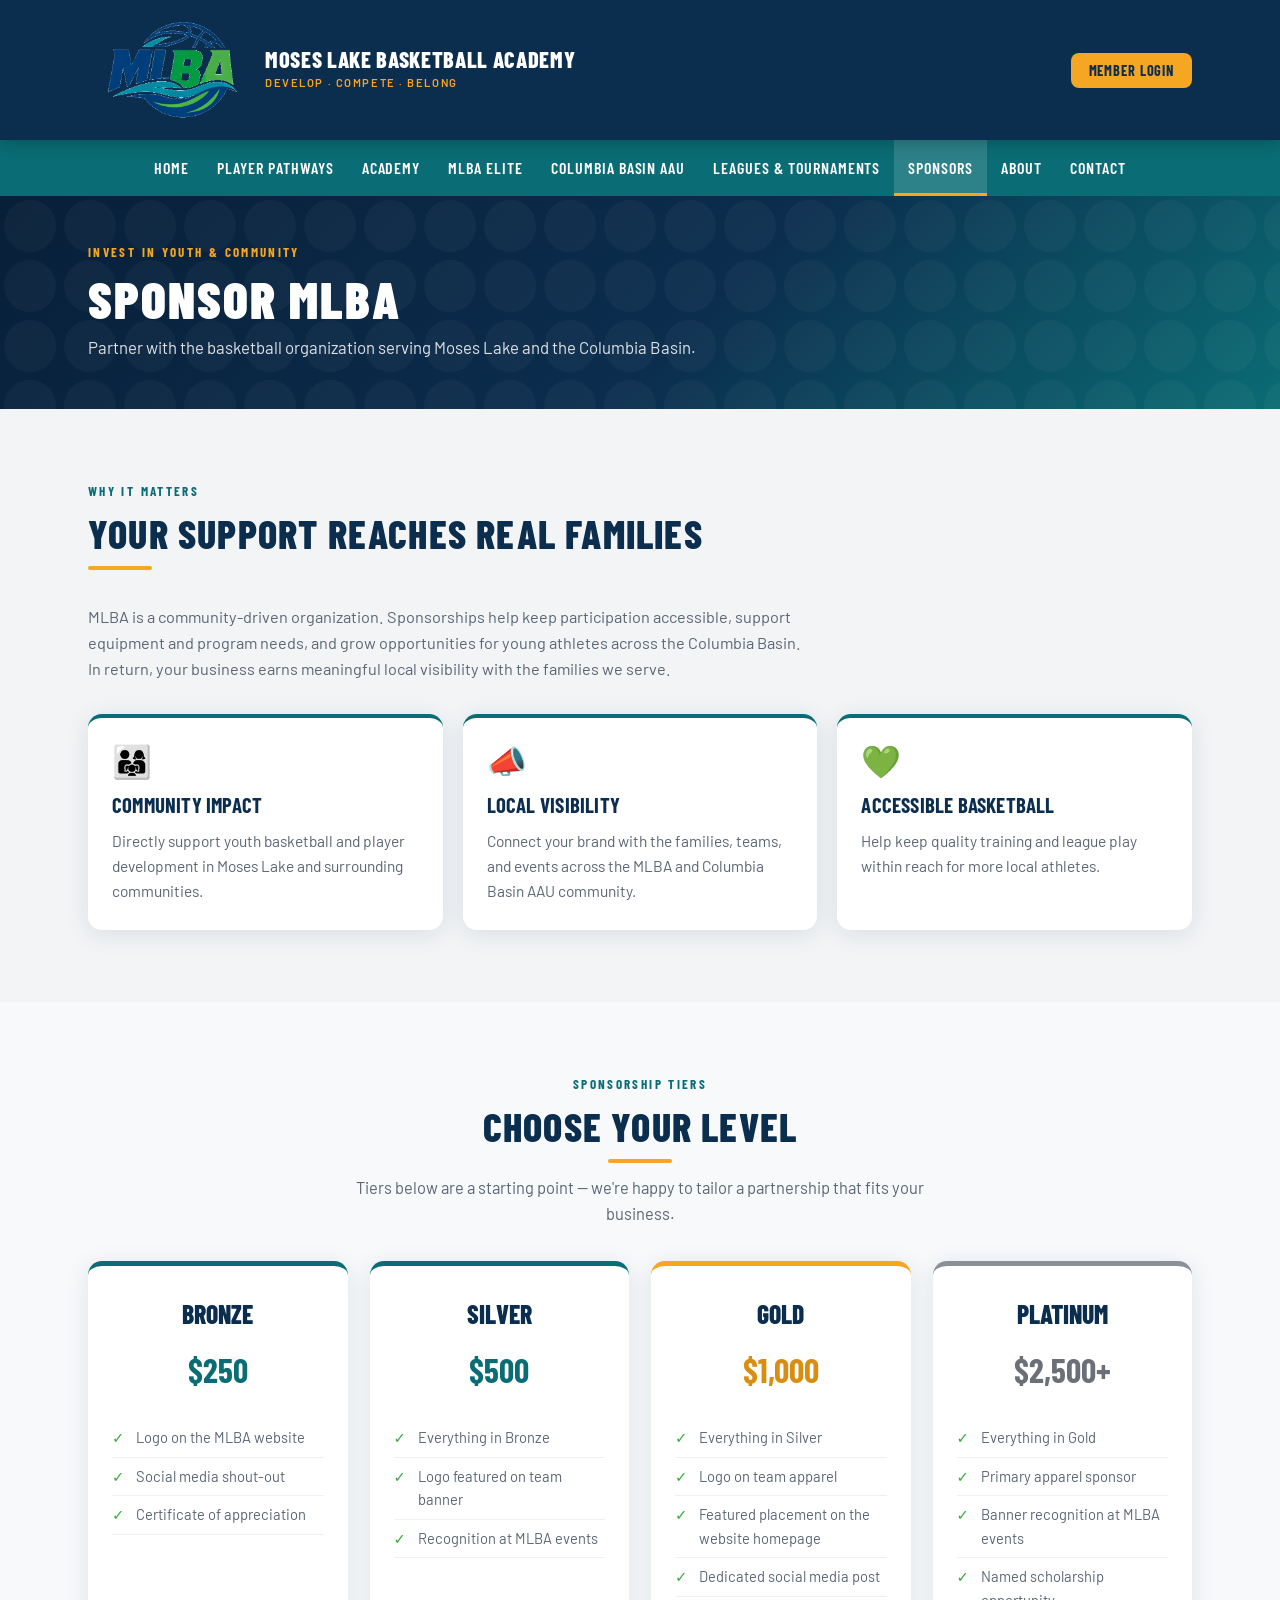
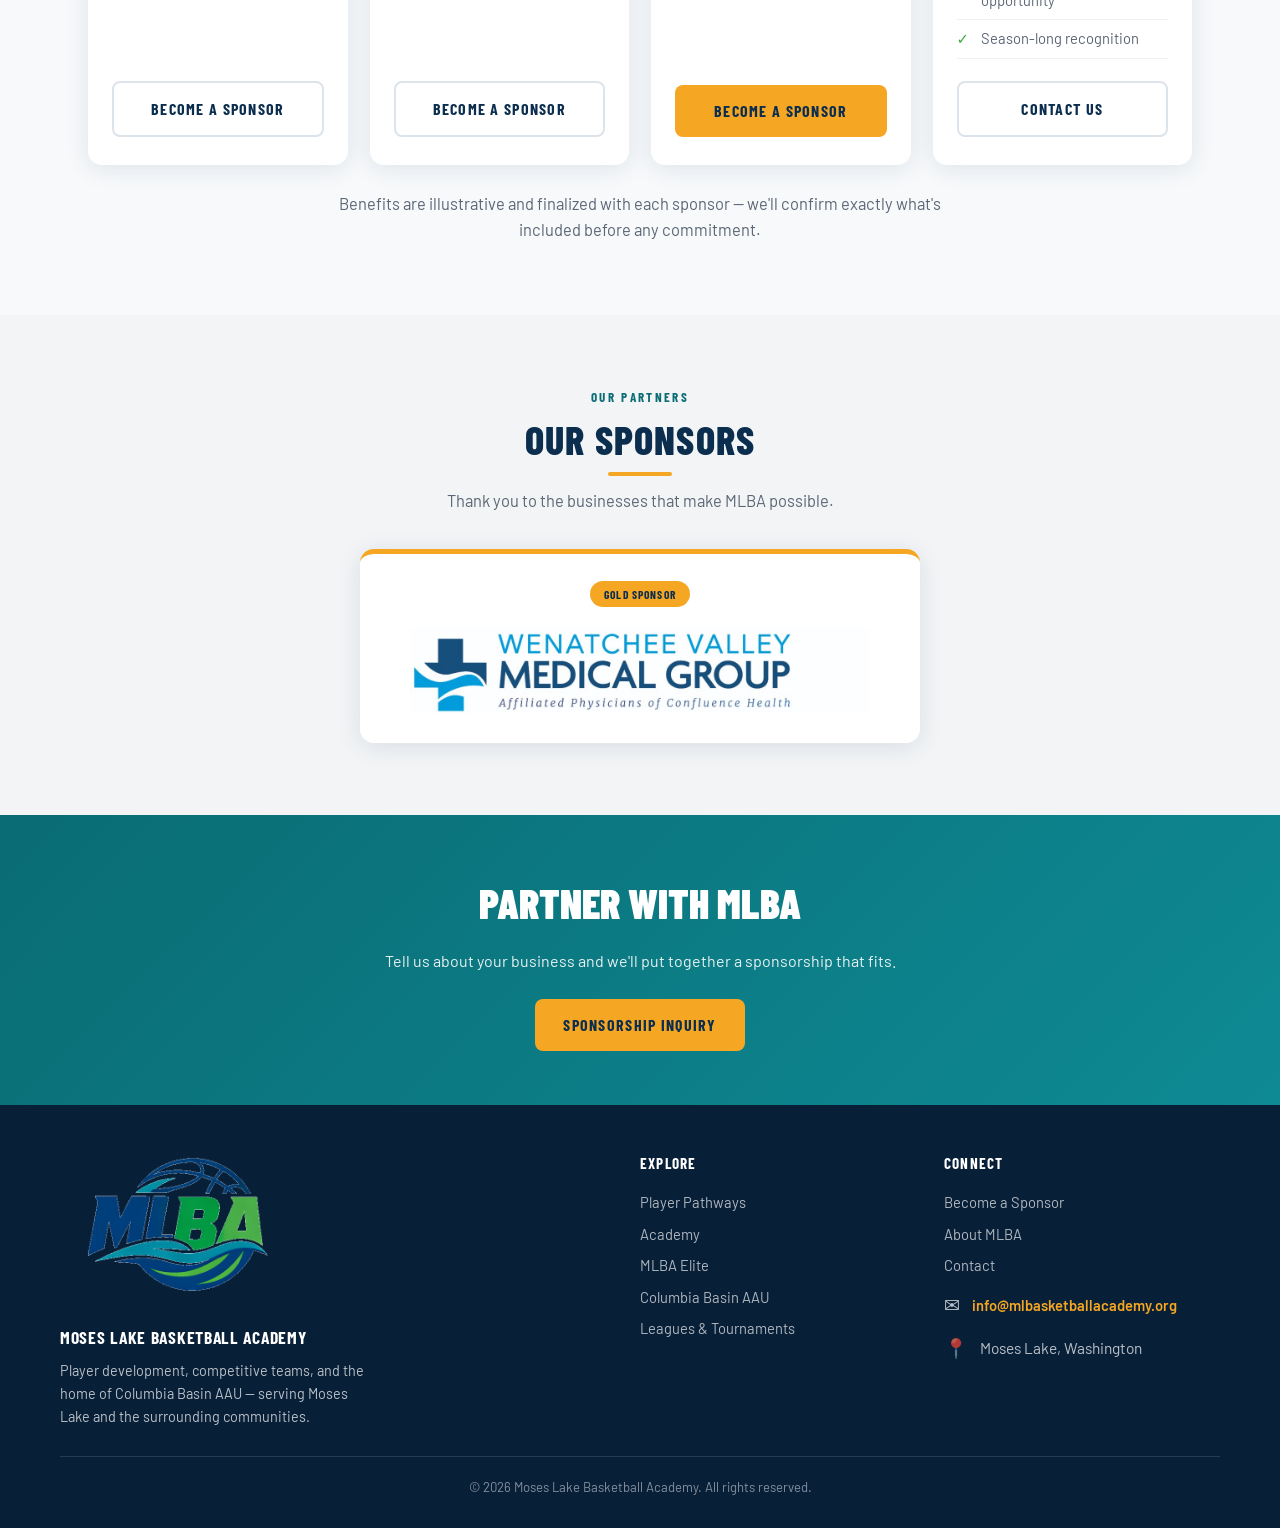
<file: sponsors.html>
<!DOCTYPE html>
<html lang="en">
<head>
  <meta charset="UTF-8">
  <meta name="viewport" content="width=device-width, initial-scale=1.0">
  <title>Sponsors — Moses Lake Basketball Academy</title>
  <meta name="description" content="Partner with MLBA and invest in youth basketball across the Columbia Basin. Sponsorship helps keep the game accessible for Moses Lake families. Explore sponsorship tiers and inquire today.">
  <link rel="icon" href="images/mlba-logo.png" type="image/png">
  <link rel="stylesheet" href="css/style.css">
</head>
<body>
  <div id="site-header"></div>
  <div id="site-nav"></div>

  <main id="main">
    <div class="page-banner">
      <div class="container">
        <span class="eyebrow">Invest in Youth &amp; Community</span>
        <h1>Sponsor MLBA</h1>
        <p>Partner with the basketball organization serving Moses Lake and the Columbia Basin.</p>
      </div>
    </div>

    <!-- Why sponsor -->
    <section class="section">
      <div class="container">
        <div class="section-head">
          <span class="eyebrow">Why It Matters</span>
          <h2 class="section-title underline">Your Support Reaches Real Families</h2>
        </div>
        <div class="prose">
          <p>MLBA is a community-driven organization. Sponsorships help keep participation accessible, support equipment and program needs, and grow opportunities for young athletes across the Columbia Basin. In return, your business earns meaningful local visibility with the families we serve.</p>
        </div>
        <div class="card-grid cols-3" style="margin-top:32px;">
          <div class="card">
            <div class="card-icon" aria-hidden="true">👨‍👩‍👧</div>
            <h3>Community Impact</h3>
            <p>Directly support youth basketball and player development in Moses Lake and surrounding communities.</p>
          </div>
          <div class="card">
            <div class="card-icon" aria-hidden="true">📣</div>
            <h3>Local Visibility</h3>
            <p>Connect your brand with the families, teams, and events across the MLBA and Columbia Basin AAU community.</p>
          </div>
          <div class="card">
            <div class="card-icon" aria-hidden="true">💚</div>
            <h3>Accessible Basketball</h3>
            <p>Help keep quality training and league play within reach for more local athletes.</p>
          </div>
        </div>
      </div>
    </section>

    <!-- Tiers -->
    <section class="section section--alt">
      <div class="container">
        <div class="section-head text-center">
          <span class="eyebrow">Sponsorship Tiers</span>
          <h2 class="section-title underline">Choose Your Level</h2>
          <p class="section-subtitle">Tiers below are a starting point — we're happy to tailor a partnership that fits your business.</p>
        </div>
        <div class="sponsor-tiers">
          <div class="sponsor-tier">
            <div class="tier-name">Bronze</div>
            <div class="tier-price">$250</div>
            <ul class="tier-features">
              <li>Logo on the MLBA website</li>
              <li>Social media shout-out</li>
              <li>Certificate of appreciation</li>
            </ul>
            <a href="contact.html" class="btn btn-ghost">Become a Sponsor</a>
          </div>
          <div class="sponsor-tier">
            <div class="tier-name">Silver</div>
            <div class="tier-price">$500</div>
            <ul class="tier-features">
              <li>Everything in Bronze</li>
              <li>Logo featured on team banner</li>
              <li>Recognition at MLBA events</li>
            </ul>
            <a href="contact.html" class="btn btn-ghost">Become a Sponsor</a>
          </div>
          <div class="sponsor-tier gold-tier">
            <div class="tier-name">Gold</div>
            <div class="tier-price gold">$1,000</div>
            <ul class="tier-features">
              <li>Everything in Silver</li>
              <li>Logo on team apparel</li>
              <li>Featured placement on the website homepage</li>
              <li>Dedicated social media post</li>
            </ul>
            <a href="contact.html" class="btn btn-gold">Become a Sponsor</a>
          </div>
          <div class="sponsor-tier platinum-tier">
            <div class="tier-name">Platinum</div>
            <div class="tier-price platinum">$2,500+</div>
            <ul class="tier-features">
              <li>Everything in Gold</li>
              <li>Primary apparel sponsor</li>
              <li>Banner recognition at MLBA events</li>
              <li>Named scholarship opportunity</li>
              <li>Season-long recognition</li>
            </ul>
            <a href="contact.html" class="btn btn-ghost">Contact Us</a>
          </div>
        </div>
        <p class="section-subtitle text-center" style="margin:26px auto 0;">Benefits are illustrative and finalized with each sponsor — we'll confirm exactly what's included before any commitment.</p>
      </div>
    </section>

    <!-- Current sponsors placeholder -->
    <section class="section">
      <div class="container">
        <div class="section-head text-center">
          <span class="eyebrow">Our Partners</span>
          <h2 class="section-title underline">Our Sponsors</h2>
          <p class="section-subtitle">Thank you to the businesses that make MLBA possible.</p>
        </div>
        <div class="sponsor-showcase">
          <div class="sponsor-logo-card">
            <span class="sponsor-tier-label">Gold Sponsor</span>
            <a href="https://www.wvmg.org" target="_blank" rel="noopener noreferrer"
               aria-label="Visit Wenatchee Valley Medical Group (opens in a new tab)">
              <img src="images/sponsors/wenatchee-valley-medical-group.jpg"
                   alt="Wenatchee Valley Medical Group — Affiliated Physicians of Confluence Health">
            </a>
          </div>
        </div>
      </div>
    </section>

    <section class="cta-band">
      <div class="container">
        <h2>Partner With MLBA</h2>
        <p>Tell us about your business and we'll put together a sponsorship that fits.</p>
        <div class="btn-row center">
          <a href="contact.html" class="btn btn-gold">Sponsorship Inquiry</a>
        </div>
      </div>
    </section>
  </main>

  <div id="site-footer"></div>

  <script src="js/components.js"></script>
  <script src="js/main.js"></script>
</body>
</html>
</file>
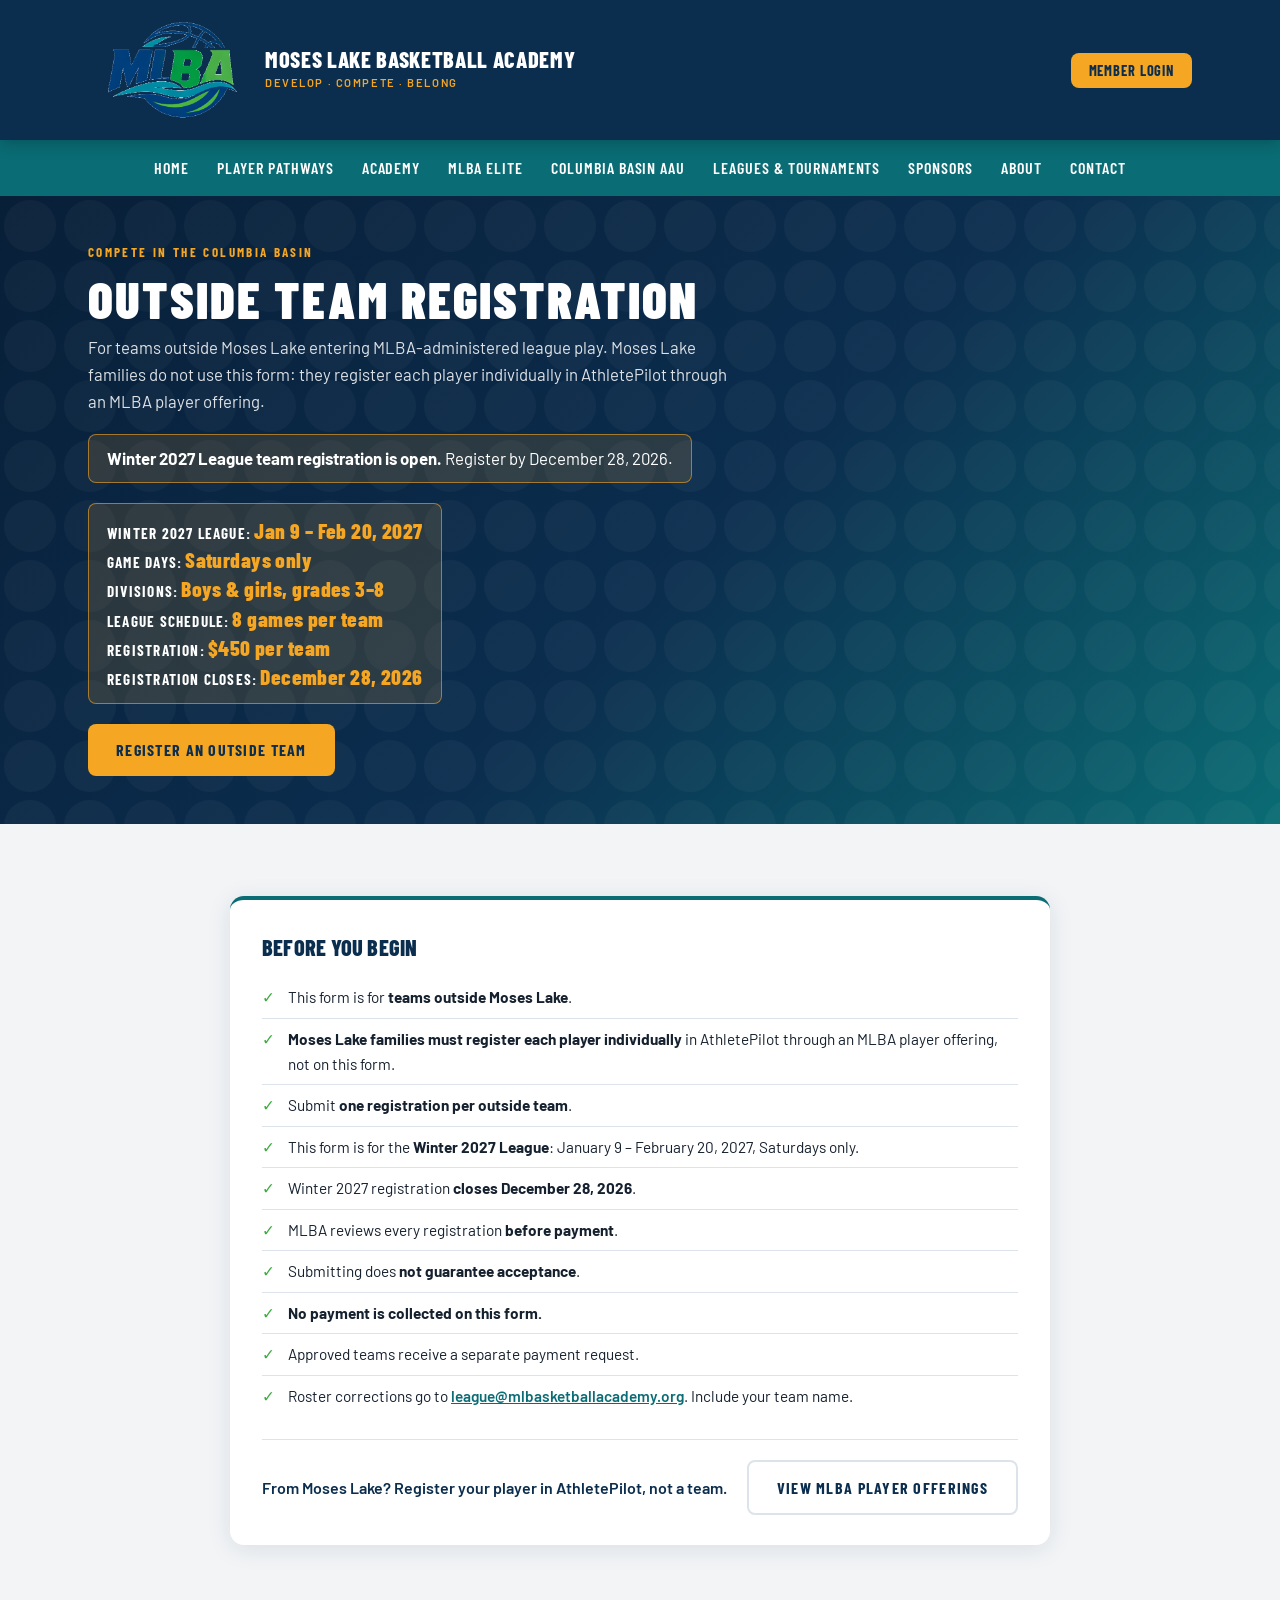
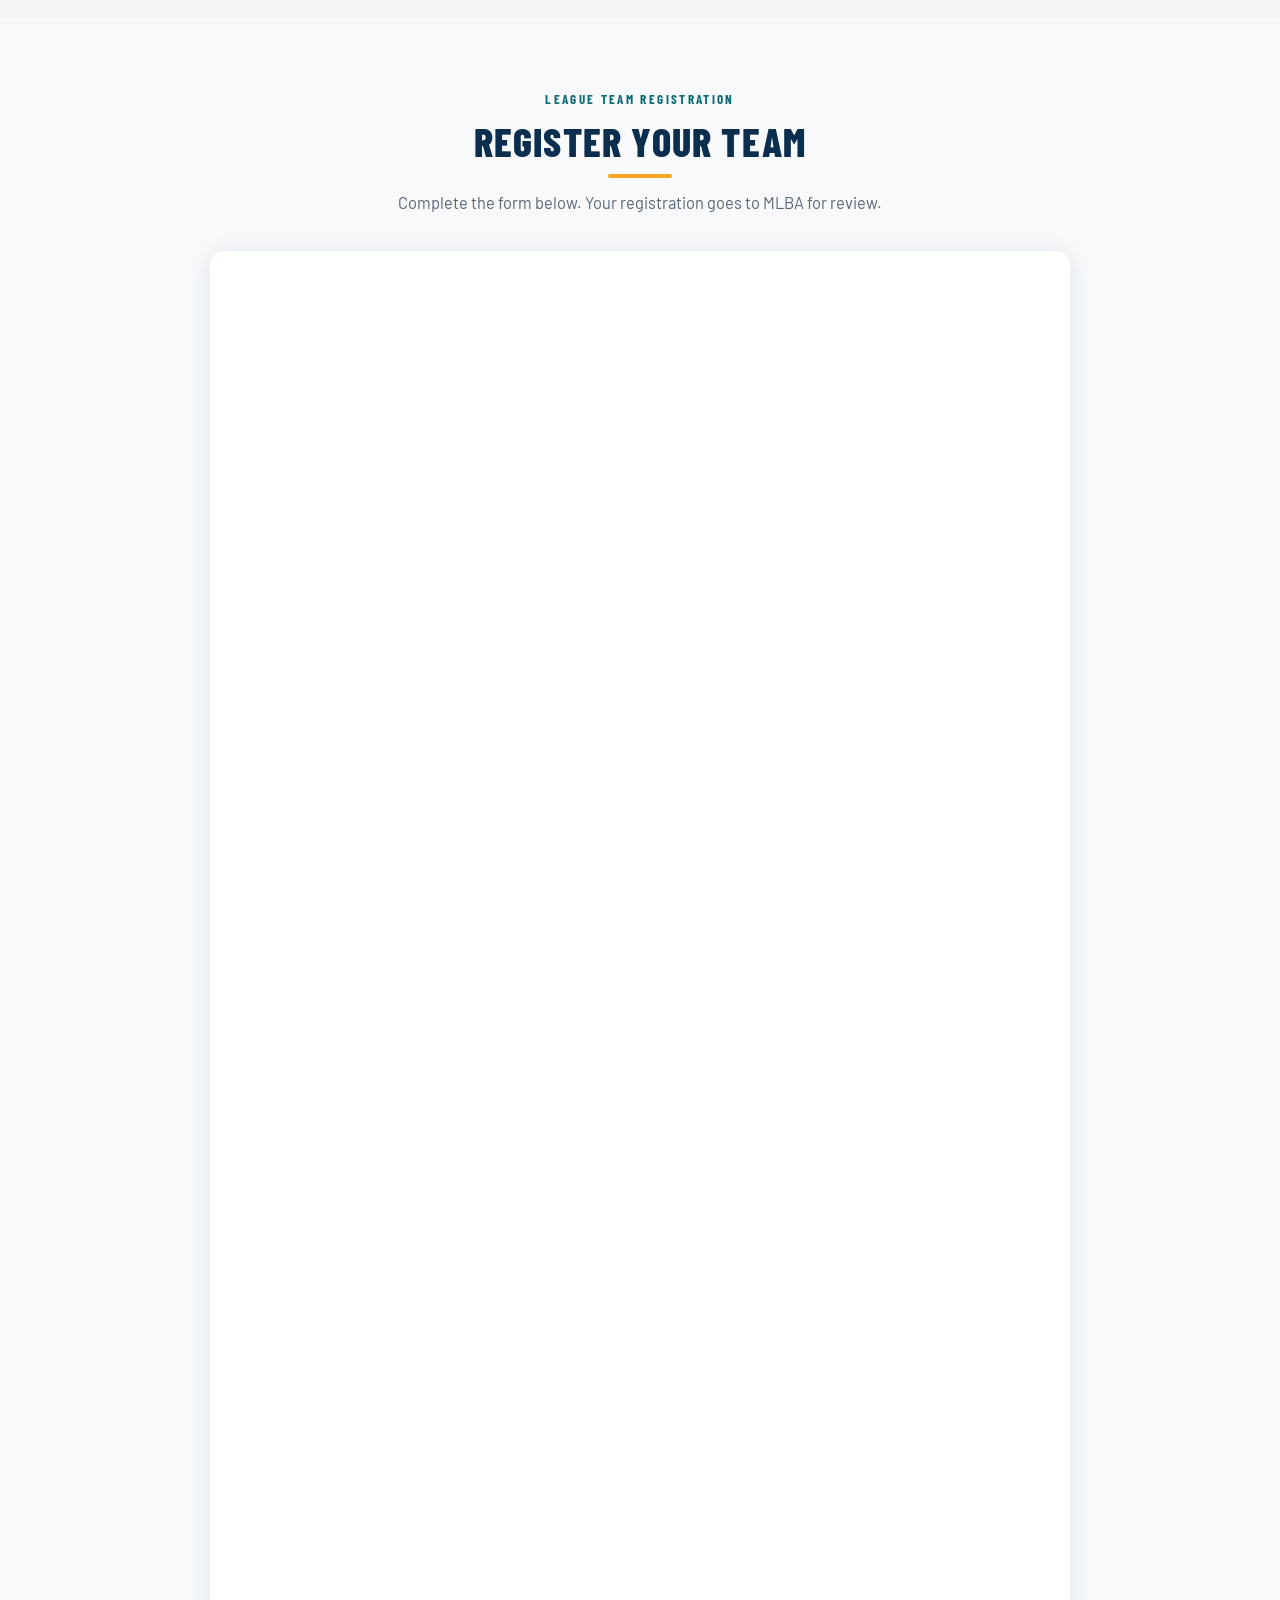
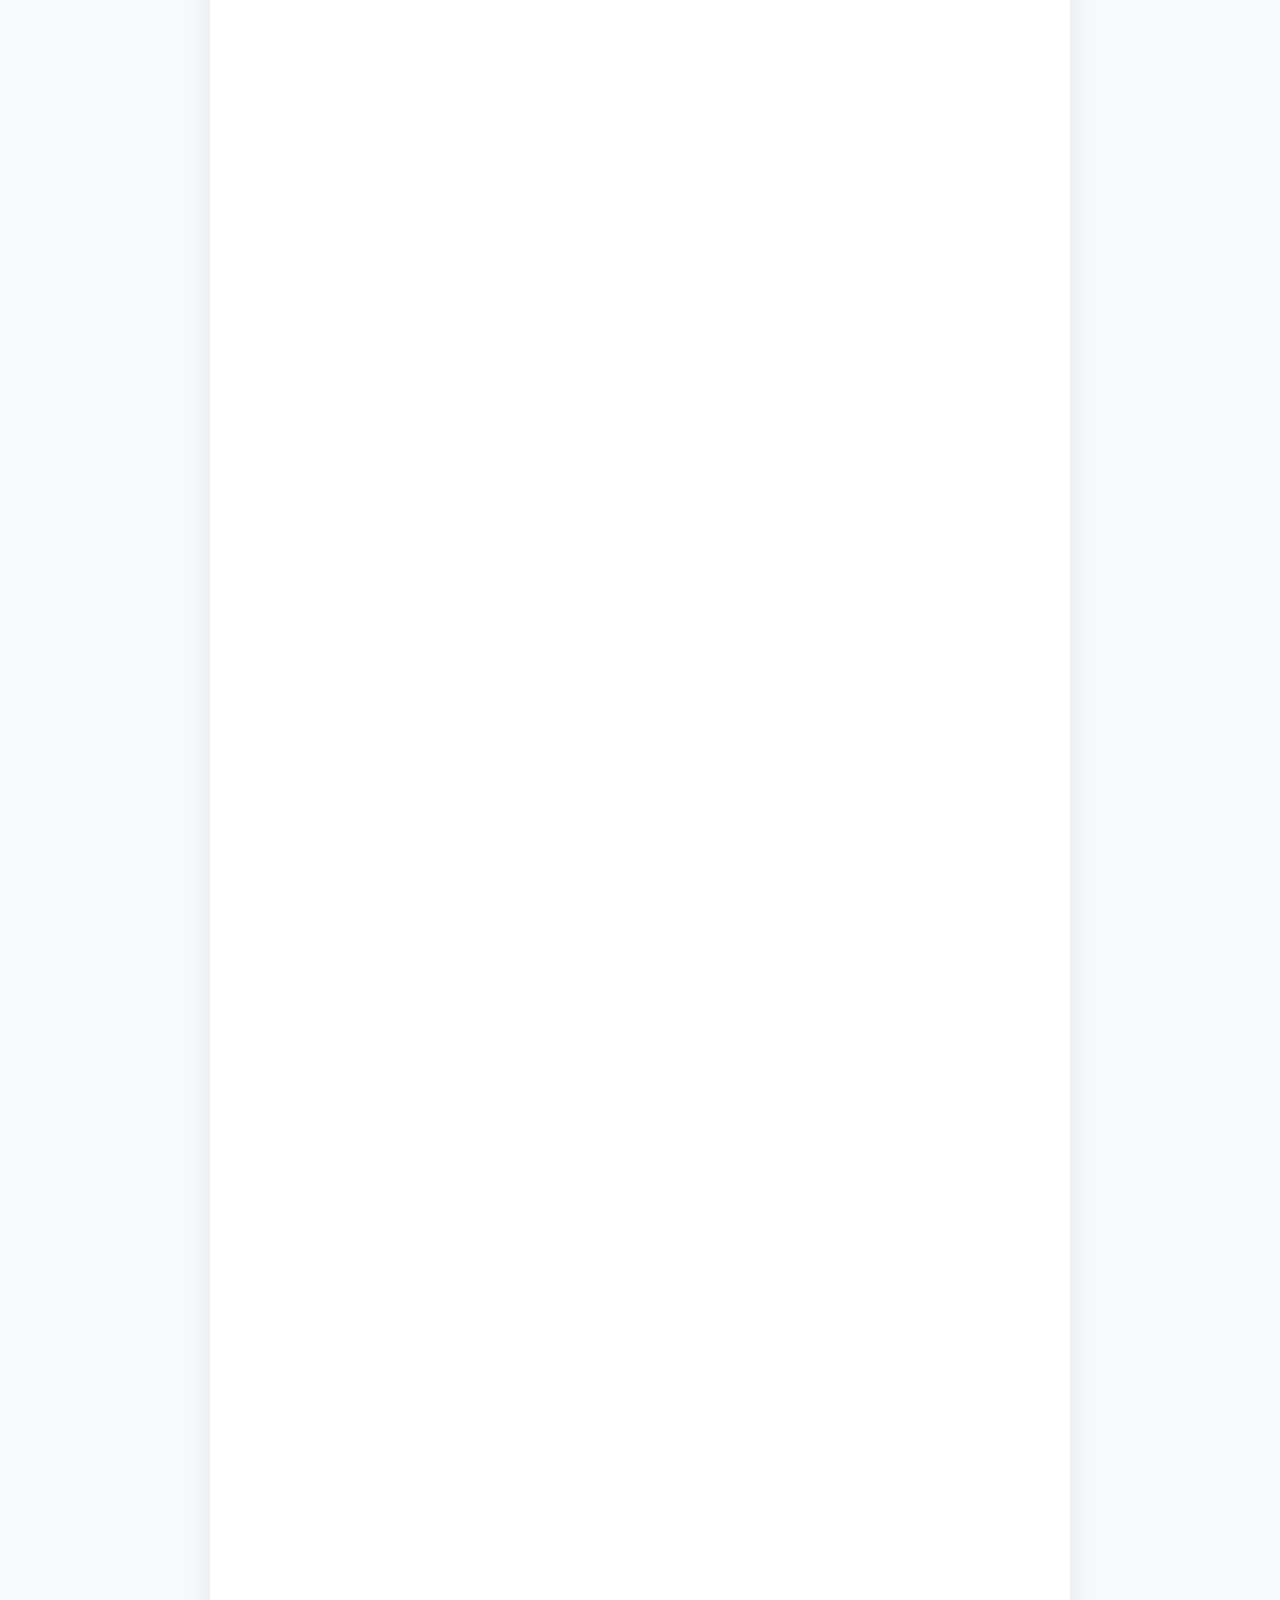
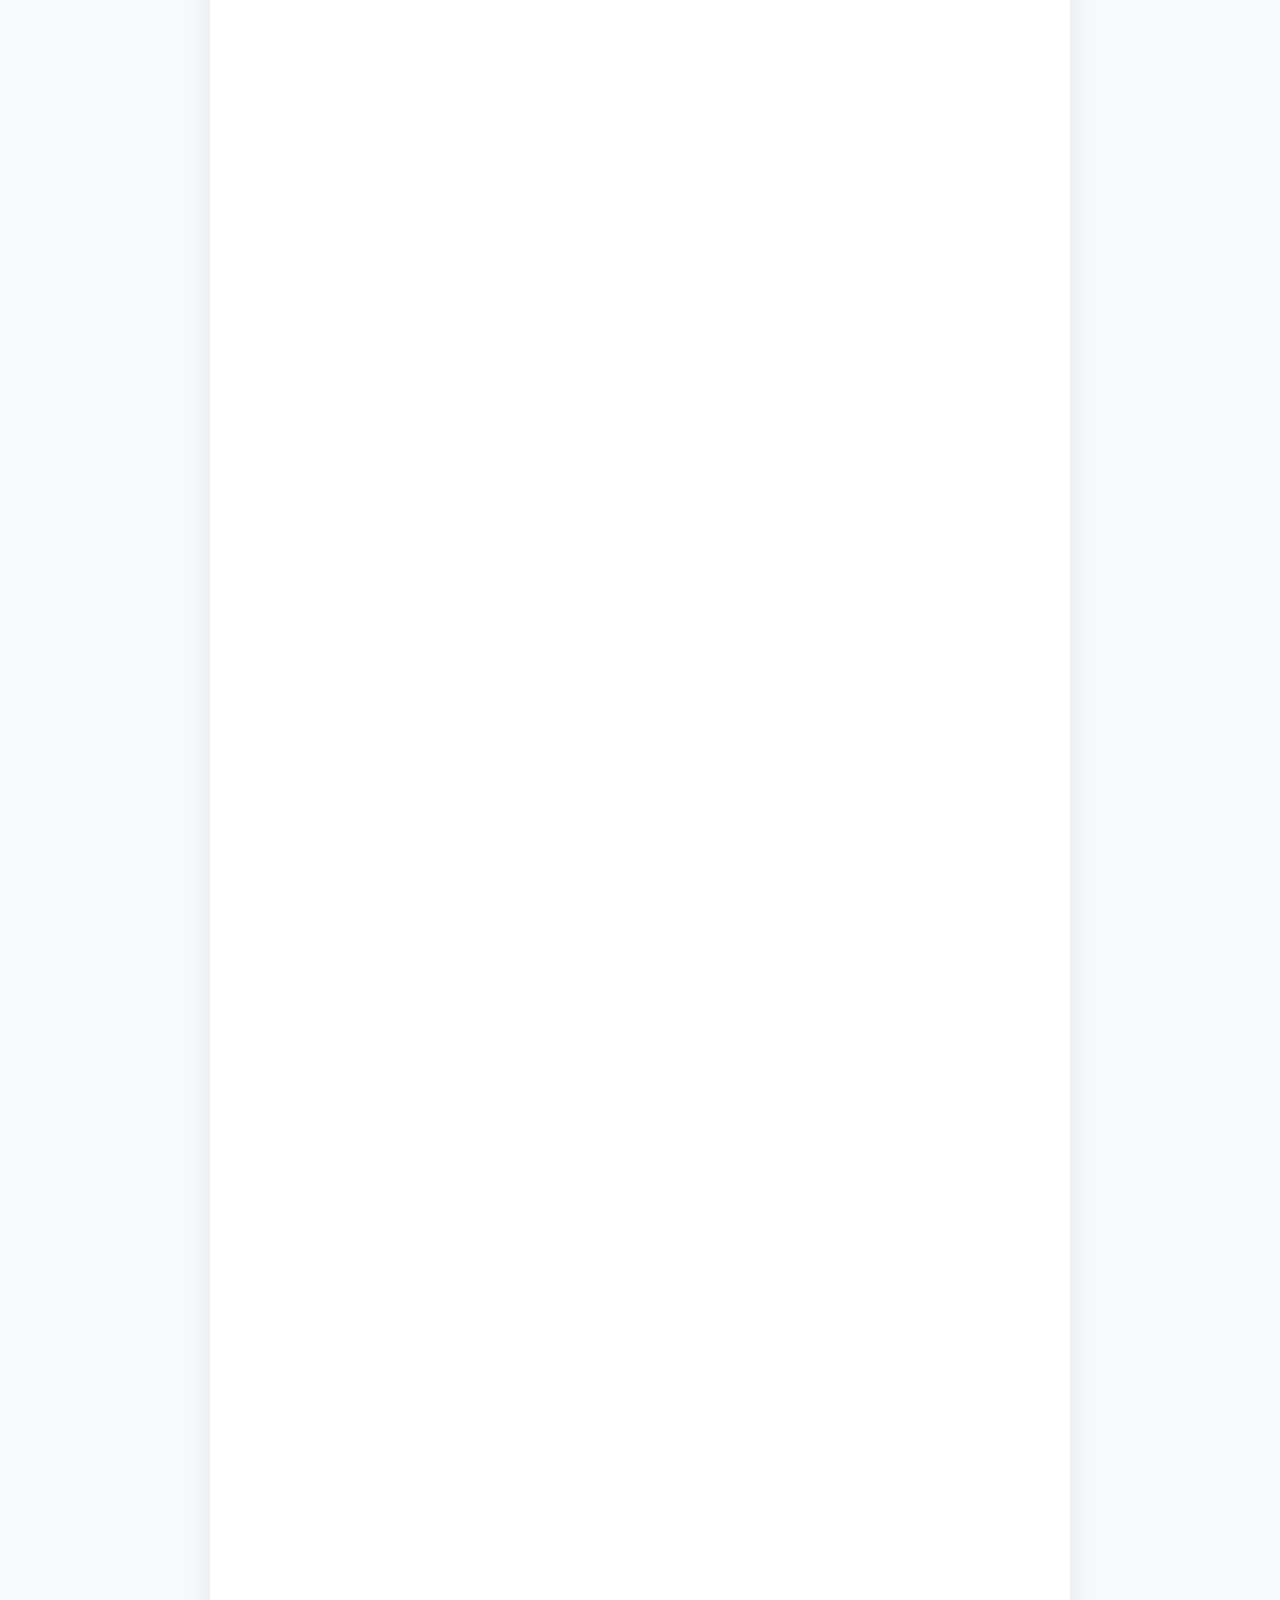
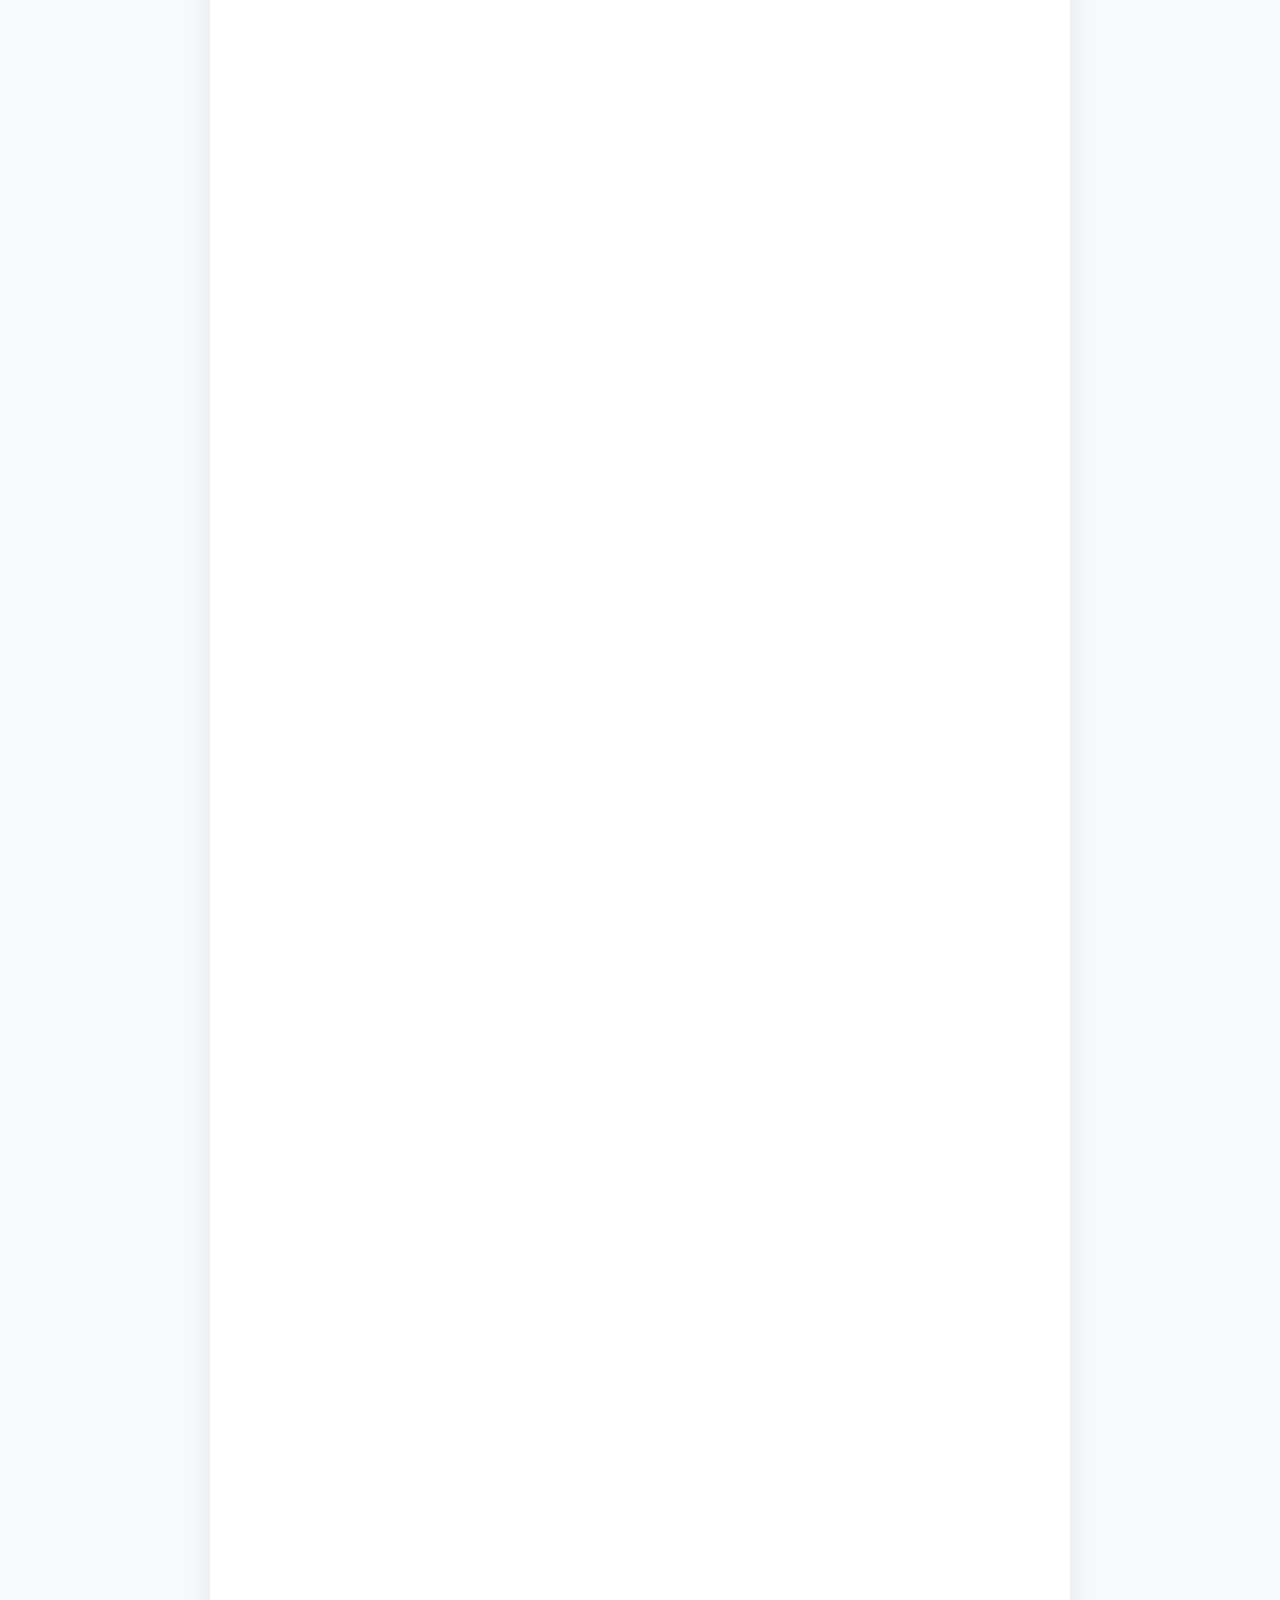
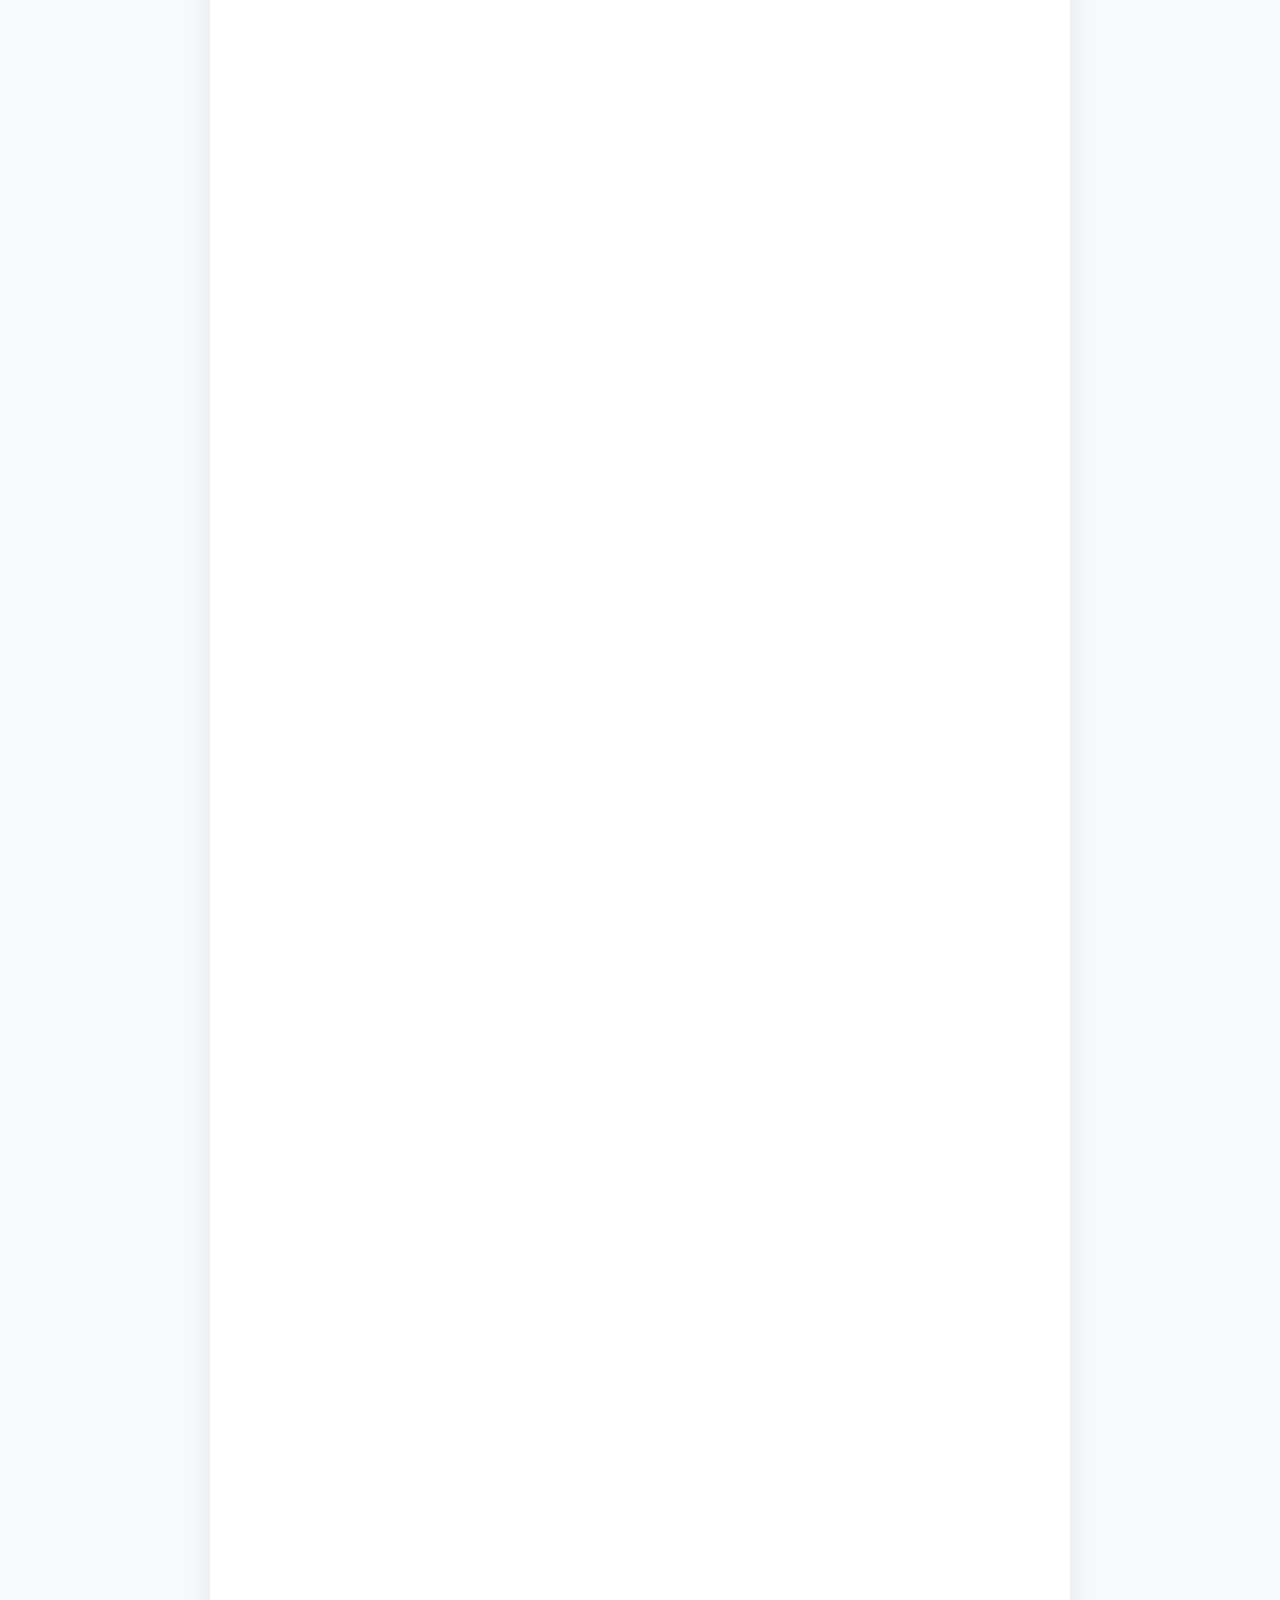
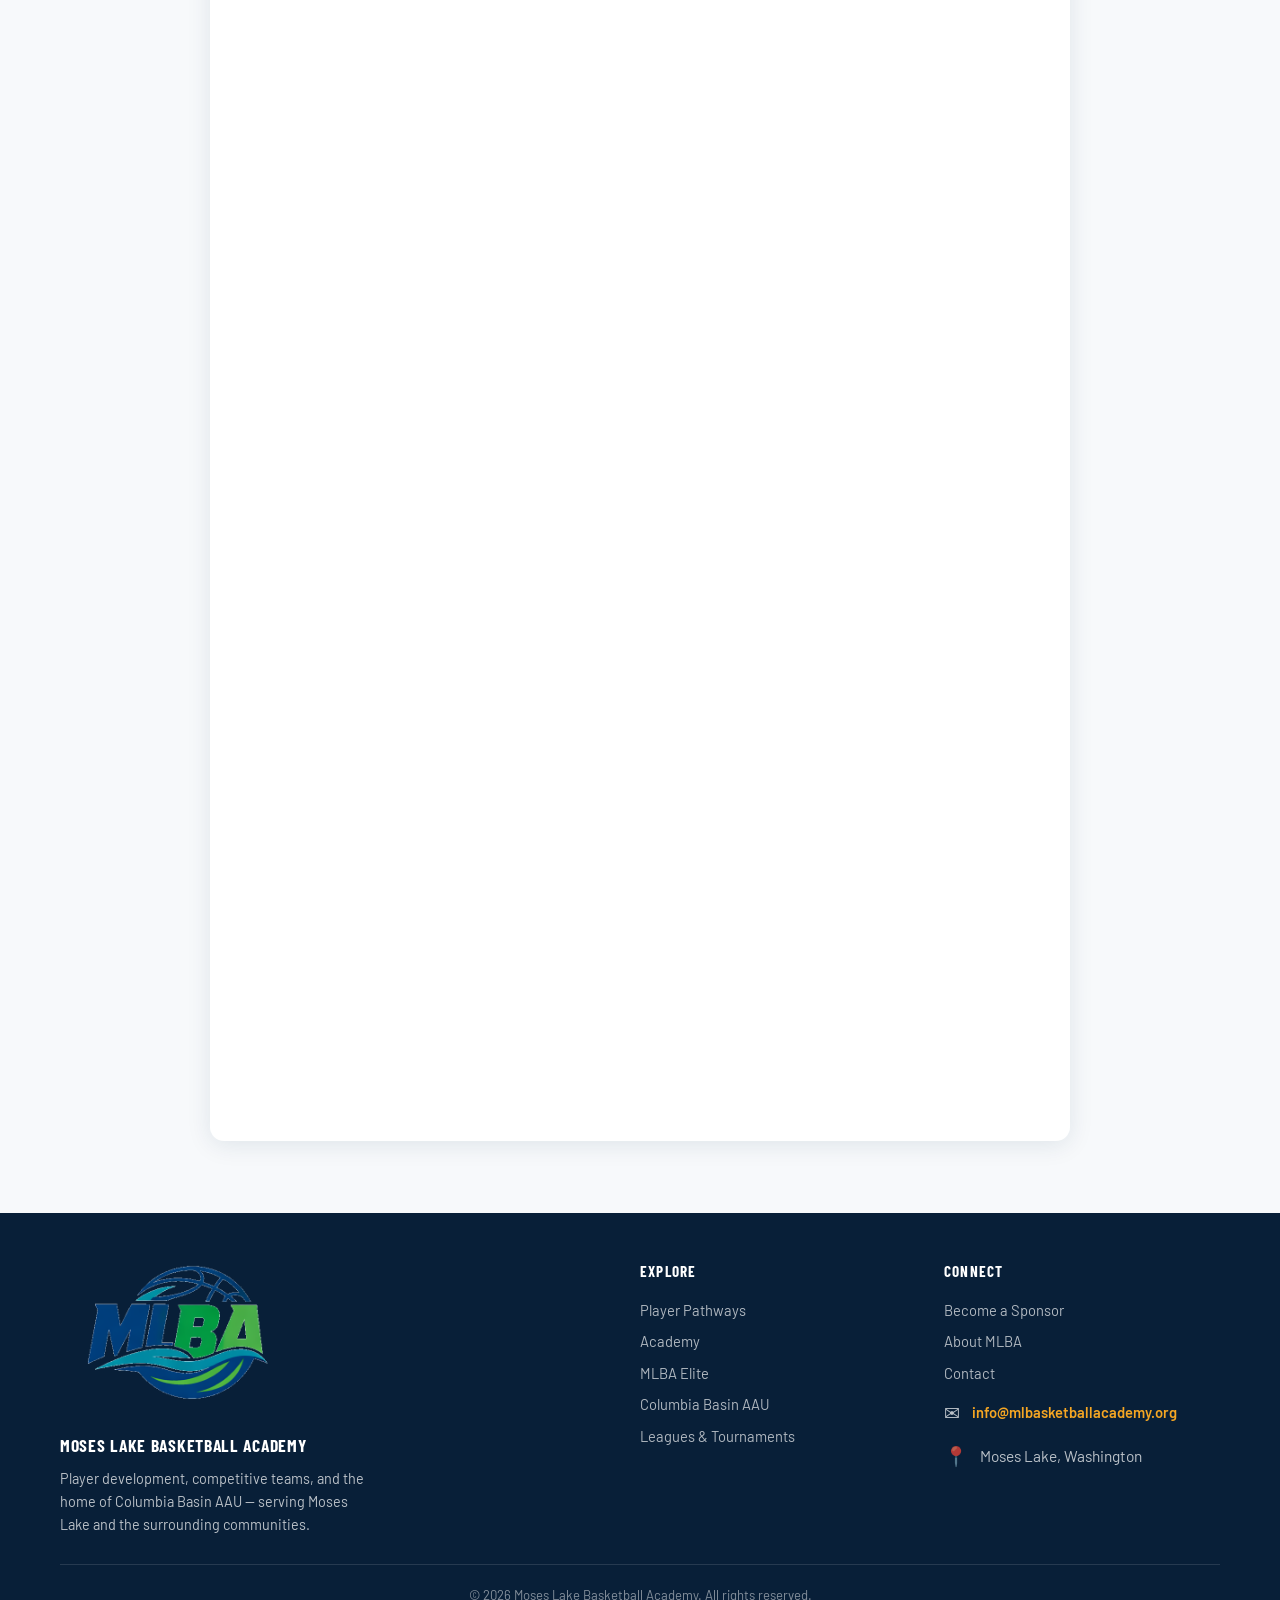
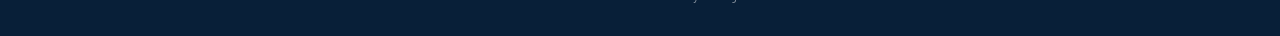
<file: team-registration.html>
<!DOCTYPE html>
<html lang="en">
<head>
  <meta charset="UTF-8">
  <meta name="viewport" content="width=device-width, initial-scale=1.0">
  <title>Outside Team Registration — Moses Lake Basketball Academy</title>
  <meta name="description" content="For teams outside Moses Lake: register for the Winter 2027 MLBA-administered league (January 9 – February 20, 2027, Saturdays) by December 28, 2026. MLBA reviews every registration before any payment is requested.">
  <link rel="icon" href="images/mlba-logo.png" type="image/png">
  <link rel="stylesheet" href="css/style.css">
</head>
<body>
  <div id="site-header"></div>
  <div id="site-nav"></div>

  <main id="main">
    <div class="page-banner">
      <div class="container">
        <span class="eyebrow">Compete in the Columbia Basin</span>
        <h1>Outside Team Registration</h1>
        <p>For teams outside Moses Lake entering MLBA-administered league play. Moses Lake families do not use this form: they register each player individually in AthletePilot through an MLBA player offering.</p>
        <p class="reg-deadline"><!-- STATUS: Winter 2027 outside-team registration OPEN; closes December 28, 2026 --><strong>Winter 2027 League team registration is open.</strong> Register by December 28, 2026.</p>
        <p class="reg-deadline"><span class="reg-deadline-label">Winter 2027 League:</span> <strong class="reg-deadline-date">Jan 9 – Feb 20, 2027</strong><br><span class="reg-deadline-label">Game days:</span> <strong class="reg-deadline-date">Saturdays only</strong><br><span class="reg-deadline-label">Divisions:</span> <strong class="reg-deadline-date">Boys &amp; girls, grades 3–8</strong><br><span class="reg-deadline-label">League schedule:</span> <strong class="reg-deadline-date">8 games per team</strong><br><span class="reg-deadline-label">Registration:</span> <strong class="reg-deadline-date">$450 per team</strong><br><span class="reg-deadline-label">Registration closes:</span> <strong class="reg-deadline-date">December 28, 2026</strong></p>
        <div class="btn-row reg-banner-actions">
          <a href="#registration-form" class="btn btn-gold">Register an Outside Team</a>
        </div>
      </div>
    </div>

    <!-- Before you begin -->
    <section class="section">
      <div class="container">
        <div class="reg-intro">
          <div class="reg-intro-card">
            <h2>Before You Begin</h2>
            <ul class="pc-list">
              <li>This form is for <strong>teams outside Moses Lake</strong>.</li>
              <li><strong>Moses Lake families must register each player individually</strong> in AthletePilot through an MLBA player offering, not on this form.</li>
              <li>Submit <strong>one registration per outside team</strong>.</li>
              <li>This form is for the <strong>Winter 2027 League</strong>: January 9 – February 20, 2027, Saturdays only.</li>
              <li>Winter 2027 registration <strong>closes December 28, 2026</strong>.</li>
              <li>MLBA reviews every registration <strong>before payment</strong>.</li>
              <li>Submitting does <strong>not guarantee acceptance</strong>.</li>
              <li><strong>No payment is collected on this form.</strong></li>
              <li>Approved teams receive a separate payment request.</li>
              <li>Roster corrections go to <a href="mailto:league@mlbasketballacademy.org">league@mlbasketballacademy.org</a>. Include your team name.</li>
            </ul>
            <div class="reg-family-cta">
              <p>From Moses Lake? Register your player in AthletePilot, not a team.</p>
              <a href="pathways.html" class="btn btn-ghost">View MLBA Player Offerings</a>
            </div>
          </div>
        </div>
      </div>
    </section>

    <!-- Registration form (Zoho Forms embed) -->
    <section class="section section--alt" id="registration-form" aria-labelledby="registration-form-title">
      <div class="container">
        <div class="section-head text-center">
          <span class="eyebrow">League Team Registration</span>
          <h2 class="section-title underline" id="registration-form-title">Register Your Team</h2>
          <p class="section-subtitle">Complete the form below. Your registration goes to MLBA for review.</p>
        </div>

        <div class="zf-embed">
          <noscript>
            <p class="zf-fallback">This registration form needs JavaScript. Please enable it, or email
              <a href="mailto:league@mlbasketballacademy.org">league@mlbasketballacademy.org</a> and we will help you register your team.</p>
          </noscript>
<div id="zf_div_lkV4vbwO12FQewxTi15PYw1mpE2ptPaIqj8RUGR-a8A">
</div>
<script type="text/javascript">
(function() {
	try{
		var f = document.createElement("iframe");

			var ifrmSrc = 'https://forms.zohopublic.com/dandersonmlbasketb1/form/MLBATeamRegistrationTest/formperma/lkV4vbwO12FQewxTi15PYw1mpE2ptPaIqj8RUGR-a8A?zf_rszfm=1';


        try{
			if ( typeof ZFAdvLead != "undefined" && typeof zfutm_zfAdvLead != "undefined" ) {
				for( var prmIdx = 0 ; prmIdx < ZFAdvLead.utmPNameArr.length ; prmIdx ++ ) {
				    var utmPm = ZFAdvLead.utmPNameArr[ prmIdx ];
				    utmPm = ( ZFAdvLead.isSameDomian && ( ZFAdvLead.utmcustPNameArr.indexOf(utmPm) == -1 ) ) ? "zf_" + utmPm : utmPm;
				    var utmVal = zfutm_zfAdvLead.zfautm_gC_enc( ZFAdvLead.utmPNameArr[ prmIdx ] );
				    if ( typeof utmVal !== "undefined" ) {
				      if ( utmVal != "" ) {
				        if(ifrmSrc.indexOf('?') > 0){
				             ifrmSrc = ifrmSrc+'&'+utmPm+'='+utmVal;
				        }else{
				            ifrmSrc = ifrmSrc+'?'+utmPm+'='+utmVal;
				        }
				      }
				    }
				}
			}
			if ( typeof ZFLead !== "undefined" && typeof zfutm_zfLead !== "undefined" ) {
				for( var prmIdx = 0 ; prmIdx < ZFLead.utmPNameArr.length ; prmIdx ++ ) {
		        	var utmPm = ZFLead.utmPNameArr[ prmIdx ];
		        	var utmVal = zfutm_zfLead.zfutm_gC_enc( ZFLead.utmPNameArr[ prmIdx ] );
			        if ( typeof utmVal !== "undefined" ) {
			          if ( utmVal != "" ){
			            if(ifrmSrc.indexOf('?') > 0){
			              ifrmSrc = ifrmSrc+'&'+utmPm+'='+utmVal;//No I18N
			            }else{
			              ifrmSrc = ifrmSrc+'?'+utmPm+'='+utmVal;//No I18N
			            }
			          }
			        }
		      	}
			}
			if (!((new RegExp("[?&]referrername=")).test(ifrmSrc))) {
            var rfr = window.location.href;

            try {
                rfr = window.self !== window.top ?
                    window.top.location.href :
                    (/^https?:\/\/[\w.-]+\.[a-zA-Z]{2,}/i.test(rfr) ? rfr : "");
            } catch (e) {}

            if (rfr && rfr !== "") {
                if (rfr.length > 1800) {
                    var queryIndex = rfr.indexOf('?');
                    if (queryIndex > -1) {
                        rfr = rfr.substring(0, queryIndex);
                    }
                    if (rfr.length > 1800) {
                        rfr = rfr.substring(0, 1800);
                    }
                }
                ifrmSrc += ((ifrmSrc.indexOf('?') > 0) ? '&' : '?') + 'referrername=' + encodeURIComponent(rfr);
            }
        }
		}catch(e){}


		f.src = ifrmSrc;
		f.style.border="none";
		f.style.height="8850px";
		f.style.width="99%";
		f.style.transition="all 0.5s ease";
		f.setAttribute("aria-label", 'MLBA League Team Registration');

		var d = document.getElementById("zf_div_lkV4vbwO12FQewxTi15PYw1mpE2ptPaIqj8RUGR-a8A");
		d.appendChild(f);
		window.addEventListener('message', function (){
			var evntData = event.data;
			if( evntData && evntData.constructor == String ){
				var zf_ifrm_data = evntData.split("|");
				if ( zf_ifrm_data.length == 2 || zf_ifrm_data.length == 3 ) {
					var zf_perma = zf_ifrm_data[0];
					var zf_ifrm_ht_nw = ( parseInt(zf_ifrm_data[1], 10) + 15 ) + "px";
					var iframe = document.getElementById("zf_div_lkV4vbwO12FQewxTi15PYw1mpE2ptPaIqj8RUGR-a8A").getElementsByTagName("iframe")[0];
					if ( (iframe.src).indexOf('formperma') > 0 && (iframe.src).indexOf(zf_perma) > 0 ) {
						var prevIframeHeight = iframe.style.height;
						var zf_tout = false;
						if( zf_ifrm_data.length == 3 ) {
						    iframe.scrollIntoView();
						    zf_tout = true;
						}

						if ( prevIframeHeight != zf_ifrm_ht_nw ) {
							if( zf_tout ) {
							    setTimeout(function(){
							        iframe.style.height = zf_ifrm_ht_nw;
							    },500);
							} else {
							    iframe.style.height = zf_ifrm_ht_nw;
							}
						}
					}
				}
			}
		}, false);
    }catch(e){}


})();
</script>
<script>
/* Zoho reports the form's height without its footer band, which leaves a nested scrollbar
   inside the iframe (up to about 175px on the narrowest phones, none on wide desktops). Add a width-based buffer
   to whatever height Zoho sets so the page itself scrolls. The Zoho embed above is unmodified. */
(function () {
  var mount = document.getElementById('zf_div_lkV4vbwO12FQewxTi15PYw1mpE2ptPaIqj8RUGR-a8A');
  var frame = mount && mount.getElementsByTagName('iframe')[0];
  if (!frame || !window.MutationObserver) return;
  var lastSet = '';
  new MutationObserver(function () {
    if (frame.style.height === lastSet) return;
    var h = parseFloat(frame.style.height);
    if (!h) return;
    var w = frame.getBoundingClientRect().width;
    var pad = w < 330 ? 240 : (w < 560 ? 180 : (w < 760 ? 100 : 30));
    lastSet = (h + pad) + 'px';
    frame.style.height = lastSet;
  }).observe(frame, { attributes: true, attributeFilter: ['style'] });
})();
</script>
        </div>
      </div>
    </section>
  </main>

  <div id="site-footer"></div>

  <script src="js/components.js"></script>
  <script src="js/main.js"></script>
</body>
</html>
</file>
<file: css/style.css>
/* ============================================================
   Moses Lake Basketball Academy — Website 2.0
   Premium, mobile-first design system.
   Brand palette preserved: navy, teal, green, gold, white.
   ============================================================ */

@import url('https://fonts.googleapis.com/css2?family=Barlow+Condensed:wght@500;600;700;800;900&family=Barlow:wght@400;500;600;700&display=swap');

/* ── Design tokens ── */
:root {
  /* Core brand (unchanged) */
  --navy:      #0b2d4e;
  --teal:      #0a6c74;
  --teal-lt:   #0e8a94;
  --green:     #3aab3e;
  --gold:      #f5a623;
  --white:     #ffffff;

  /* Derived / neutrals */
  --navy-deep: #081f38;
  --green-dk:  #2e9032;
  --gold-dk:   #d98e12;
  --gray-lt:   #f2f4f6;
  --surface:   #ffffff;
  --surface-2: #f7f9fb;
  --border:    #dde3ea;
  --gray:      #5b6675;   /* darkened from #6b7280 for AA contrast on white */
  --text:      #16212f;
  --text-inv:  rgba(255,255,255,0.86);

  /* Effects */
  --shadow:    0 4px 24px rgba(11,45,78,0.10);
  --shadow-lg: 0 18px 48px rgba(11,45,78,0.18);
  --radius:    14px;
  --radius-sm: 8px;

  /* Layout */
  --maxw:      1160px;
  --gutter:    20px;

  --font-head: 'Barlow Condensed', system-ui, sans-serif;
  --font-body: 'Barlow', system-ui, sans-serif;
}

/* ── Reset ── */
*, *::before, *::after { box-sizing: border-box; margin: 0; padding: 0; }
html { scroll-behavior: smooth; -webkit-text-size-adjust: 100%; }
@media (prefers-reduced-motion: reduce) {
  html { scroll-behavior: auto; }
  *, *::before, *::after { animation-duration: 0.001ms !important; animation-iteration-count: 1 !important; transition-duration: 0.001ms !important; }
}

body {
  font-family: var(--font-body);
  background: var(--gray-lt);
  color: var(--text);
  line-height: 1.6;
  min-height: 100vh;
  -webkit-font-smoothing: antialiased;
}

img { max-width: 100%; display: block; }
a { color: inherit; text-decoration: none; }

/* Accessible focus ring for keyboard users */
:focus-visible { outline: 3px solid var(--gold); outline-offset: 2px; border-radius: 3px; }

/* Skip link */
.skip-link {
  position: absolute; left: -999px; top: 0; z-index: 2000;
  background: var(--gold); color: var(--navy); font-weight: 700;
  padding: 10px 18px; border-radius: 0 0 8px 0;
}
.skip-link:focus { left: 0; }

/* ── Layout helpers ── */
.container { width: 100%; max-width: var(--maxw); margin: 0 auto; padding: 0 var(--gutter); }
.text-center { text-align: center; }
.stack > * + * { margin-top: 16px; }

/* ============================================================
   Header
   ============================================================ */
header {
  background: var(--navy);
  color: var(--white);
  position: sticky;
  top: 0;
  z-index: 100;
  box-shadow: 0 2px 16px rgba(0,0,0,0.25);
}
.header-inner {
  max-width: var(--maxw);
  margin: 0 auto;
  padding: 12px var(--gutter);
  display: flex;
  align-items: center;
  justify-content: space-between;
  gap: 12px 14px;
  flex-wrap: wrap; /* mobile: Member Login drops to its own row below the brand */
}
.header-brand { display: flex; align-items: center; gap: 12px; min-width: 0; flex: 1 1 auto; max-width: calc(100% - 58px); }
/* Crop the logo PNG's transparent padding (same treatment as the footer) so the
   mark fills its box tightly instead of floating in dead space. */
.header-brand img { width: 92px; height: 66px; object-fit: cover; object-position: center 45%; flex-shrink: 0; }
.brand-text h1 {
  font-family: var(--font-head);
  font-size: 1.15rem;
  font-weight: 800;
  letter-spacing: 0.03em;
  line-height: 1;
  text-transform: uppercase;
}
.brand-text p {
  font-size: 0.64rem;
  color: var(--gold);
  letter-spacing: 0.14em;
  text-transform: uppercase;
  font-weight: 600;
  margin-top: 4px;
}
/* Member Login: full-width row on mobile (drops below the brand); auto width on desktop */
.header-login { flex: 1 1 100%; order: 3; }
.header-login .btn-login { display: inline-block; }

.btn-login {
  background: var(--gold);
  color: var(--navy);
  font-family: var(--font-head);
  font-weight: 700;
  font-size: 0.9rem;
  letter-spacing: 0.06em;
  text-transform: uppercase;
  padding: 9px 18px;
  border-radius: var(--radius-sm);
  border: none;
  cursor: pointer;
  transition: background 0.2s, transform 0.1s;
  white-space: nowrap;
}
.btn-login:hover { background: var(--gold-dk); transform: translateY(-1px); }

/* Mobile nav toggle */
.nav-toggle {
  display: inline-flex;
  flex-direction: column;
  justify-content: center;
  gap: 5px;
  width: 44px; height: 40px;
  background: transparent;
  border: 1.5px solid rgba(255,255,255,0.35);
  border-radius: var(--radius-sm);
  cursor: pointer;
  padding: 0 10px;
}
.nav-toggle span { display: block; height: 2px; background: var(--white); border-radius: 2px; transition: transform 0.2s, opacity 0.2s; }
.nav-toggle[aria-expanded="true"] span:nth-child(1) { transform: translateY(7px) rotate(45deg); }
.nav-toggle[aria-expanded="true"] span:nth-child(2) { opacity: 0; }
.nav-toggle[aria-expanded="true"] span:nth-child(3) { transform: translateY(-7px) rotate(-45deg); }

/* ============================================================
   Navigation
   ============================================================ */
nav.site-nav { background: var(--teal); }
.site-nav .nav-inner {
  max-width: var(--maxw);
  margin: 0 auto;
  padding: 0 var(--gutter);
}
.site-nav ul { list-style: none; display: flex; flex-direction: column; }
.site-nav a {
  color: var(--white);
  font-family: var(--font-head);
  font-weight: 600;
  font-size: 1rem;
  letter-spacing: 0.06em;
  text-transform: uppercase;
  padding: 13px 6px;
  display: block;
  border-bottom: 1px solid rgba(255,255,255,0.10);
  position: relative;
}
.site-nav a:hover { background: rgba(255,255,255,0.10); }
.site-nav a.active { background: rgba(255,255,255,0.14); }
.site-nav a.active::after {
  content: ''; position: absolute; left: 0; bottom: 0; width: 100%; height: 3px; background: var(--gold);
}

/* Collapsed on mobile */
.site-nav .nav-inner { max-height: 0; overflow: hidden; transition: max-height 0.25s ease; }
.site-nav.open .nav-inner { max-height: 640px; }

/* ============================================================
   Buttons
   ============================================================ */
.btn {
  font-family: var(--font-head);
  font-weight: 700;
  font-size: 1rem;
  letter-spacing: 0.08em;
  text-transform: uppercase;
  padding: 13px 28px;
  border-radius: var(--radius-sm);
  display: inline-block;
  border: none;
  cursor: pointer;
  transition: background 0.2s, transform 0.15s, box-shadow 0.2s;
  text-align: center;
}
.btn-primary { background: var(--green); color: var(--white); }
.btn-primary:hover { background: var(--green-dk); transform: translateY(-2px); box-shadow: var(--shadow); }
.btn-gold { background: var(--gold); color: var(--navy); }
.btn-gold:hover { background: var(--gold-dk); transform: translateY(-2px); box-shadow: var(--shadow); }
.btn-outline { background: transparent; color: var(--white); border: 2px solid rgba(255,255,255,0.65); }
.btn-outline:hover { background: rgba(255,255,255,0.12); border-color: var(--white); transform: translateY(-2px); }
.btn-ghost { background: var(--white); color: var(--navy); border: 2px solid var(--border); }
.btn-ghost:hover { border-color: var(--teal); color: var(--teal); transform: translateY(-2px); }
.btn-row { display: flex; gap: 14px; flex-wrap: wrap; }
.btn-row.center { justify-content: center; }

/* ============================================================
   Hero
   ============================================================ */
.hero {
  position: relative;
  background: linear-gradient(135deg, var(--navy-deep) 0%, var(--navy) 45%, var(--teal) 100%);
  color: var(--white);
  overflow: hidden;
}
.hero::before {
  content: '';
  position: absolute; inset: 0;
  background: url("data:image/svg+xml,%3Csvg width='60' height='60' viewBox='0 0 60 60' xmlns='http://www.w3.org/2000/svg'%3E%3Cg fill='none' fill-rule='evenodd'%3E%3Cg fill='%23ffffff' fill-opacity='0.035'%3E%3Ccircle cx='30' cy='30' r='26'/%3E%3C/g%3E%3C/g%3E%3C/svg%3E") repeat;
  pointer-events: none;
}
.hero-inner {
  position: relative;
  max-width: var(--maxw);
  margin: 0 auto;
  padding: 64px var(--gutter) 72px;
  display: grid;
  gap: 34px;
  align-items: center;
}
.hero-logo { width: 190px; margin: 0 auto; filter: drop-shadow(0 8px 28px rgba(0,0,0,0.45)); }
.hero .eyebrow { color: var(--gold); }
.hero h1 {
  font-family: var(--font-head);
  font-size: clamp(2.4rem, 8vw, 4.2rem);
  font-weight: 900;
  text-transform: uppercase;
  letter-spacing: 0.02em;
  line-height: 0.98;
}
.hero h1 span { color: var(--gold); }
.hero .lead {
  font-size: 1.1rem;
  color: var(--text-inv);
  max-width: 560px;
  margin-top: 16px;
}
.hero .btn-row { margin-top: 28px; }
.hero-tags { display: flex; flex-wrap: wrap; gap: 10px; margin-top: 30px; }
.hero-tag {
  font-family: var(--font-head);
  text-transform: uppercase;
  letter-spacing: 0.08em;
  font-size: 0.82rem;
  font-weight: 600;
  padding: 6px 14px;
  border-radius: 999px;
  background: rgba(255,255,255,0.10);
  border: 1px solid rgba(255,255,255,0.18);
}

/* ============================================================
   Sections & headings
   ============================================================ */
.section { padding: 56px 0; }
.section .container { max-width: var(--maxw); }
.section--alt { background: var(--surface-2); }
.section--tint { background: var(--gray-lt); }
.section--dark { background: var(--navy); color: var(--white); }
.section--dark .section-title { color: var(--white); }
.section--dark .section-subtitle { color: rgba(255,255,255,0.72); }

.eyebrow {
  font-family: var(--font-head);
  text-transform: uppercase;
  letter-spacing: 0.18em;
  font-size: 0.82rem;
  font-weight: 700;
  color: var(--teal);
  display: block;
  margin-bottom: 10px;
}
.section-title {
  font-family: var(--font-head);
  font-size: clamp(1.8rem, 5vw, 2.5rem);
  font-weight: 800;
  text-transform: uppercase;
  letter-spacing: 0.03em;
  color: var(--navy);
  line-height: 1.05;
}
.section-title.underline::after {
  content: ''; display: block; height: 4px; width: 64px; background: var(--gold);
  margin-top: 12px; border-radius: 2px;
}
.section-head.text-center .section-title.underline::after { margin-left: auto; margin-right: auto; }
.section-subtitle { color: var(--gray); margin-top: 12px; font-size: 1.03rem; max-width: 620px; }
.section-head.text-center .section-subtitle { margin-left: auto; margin-right: auto; }
.section-head { margin-bottom: 34px; }
.prose { max-width: 720px; }
.prose p { color: var(--gray); margin-top: 14px; font-size: 1.02rem; }
.prose p:first-child { margin-top: 0; }

/* ============================================================
   Cards
   ============================================================ */
.card-grid { display: grid; grid-template-columns: 1fr; gap: 20px; }
.card {
  background: var(--surface);
  border-radius: var(--radius);
  padding: 26px 24px;
  box-shadow: var(--shadow);
  border-top: 4px solid var(--teal);
  transition: transform 0.2s, box-shadow 0.2s;
}
.card:hover { transform: translateY(-4px); box-shadow: var(--shadow-lg); }
.card .card-icon { font-size: 2rem; margin-bottom: 12px; line-height: 1; }
.card h3 {
  font-family: var(--font-head);
  font-size: 1.3rem;
  font-weight: 700;
  text-transform: uppercase;
  color: var(--navy);
  margin-bottom: 8px;
  letter-spacing: 0.01em;
}
.card p { color: var(--gray); font-size: 0.97rem; }
.card--dark { background: rgba(255,255,255,0.05); border-top-color: var(--gold); }
.card--dark h3 { color: var(--white); }
.card--dark p { color: rgba(255,255,255,0.75); }

/* ============================================================
   Pathway cards (participation options)
   ============================================================ */
.pathway-grid { display: grid; grid-template-columns: 1fr; gap: 22px; }
.pathway-card {
  background: var(--surface);
  border-radius: var(--radius);
  box-shadow: var(--shadow);
  overflow: hidden;
  display: flex;
  flex-direction: column;
  border: 1px solid var(--border);
  transition: transform 0.2s, box-shadow 0.2s;
}
.pathway-card:hover { transform: translateY(-4px); box-shadow: var(--shadow-lg); }
.pathway-card .pc-head {
  background: var(--navy);
  color: var(--white);
  padding: 22px 24px;
}
.pathway-card.featured .pc-head { background: linear-gradient(135deg, var(--teal) 0%, var(--teal-lt) 100%); }
.pathway-card.elite .pc-head { background: linear-gradient(135deg, var(--navy-deep) 0%, #123a5e 100%); border-bottom: 3px solid var(--gold); }
.pc-kicker {
  font-family: var(--font-head); text-transform: uppercase; letter-spacing: 0.12em;
  font-size: 0.72rem; font-weight: 700; color: var(--gold); display: block; margin-bottom: 6px;
}
.pc-head h3 { font-family: var(--font-head); font-size: 1.55rem; font-weight: 800; text-transform: uppercase; }
.pc-price { font-family: var(--font-head); font-size: 1.05rem; margin-top: 6px; color: rgba(255,255,255,0.9); }
.pc-price strong { color: var(--gold); }
.pc-body { padding: 22px 24px; display: flex; flex-direction: column; flex: 1; }
.pc-list { list-style: none; margin-bottom: 20px; }
.pc-list li { padding: 8px 0 8px 26px; position: relative; color: var(--gray); font-size: 0.96rem; border-bottom: 1px solid var(--border); }
.pc-list li:last-child { border-bottom: none; }
.pc-list li::before { content: '✓'; position: absolute; left: 0; top: 8px; color: var(--green); font-weight: 800; }
.pc-body .btn { margin-top: auto; }
.badge-pill {
  display: inline-block; font-family: var(--font-head); text-transform: uppercase; letter-spacing: 0.08em;
  font-size: 0.7rem; font-weight: 700; padding: 4px 12px; border-radius: 999px;
  background: var(--gold); color: var(--navy); margin-top: 10px;
}
.pc-facts {
  margin-top: 10px; font-size: 0.82rem; line-height: 1.5; color: rgba(255,255,255,0.82);
}

/* ============================================================
   Pathway subsections (Girls Programs / Boys Programs)
   ============================================================ */
.page-banner.page-banner-compact .container { padding-top: 26px; padding-bottom: 24px; }
.section.pathways-lineup { padding-top: 20px; }
@media (min-width: 1300px) {
  .section.pathways-lineup .container { max-width: 1280px; }
}

.pathway-subsection { margin-bottom: 36px; }
.pathway-subsection:last-child { margin-bottom: 0; }
.pathway-subsection .section-head { margin-bottom: 14px; }
.pathway-subsection .section-title { font-size: clamp(1.5rem, 3.4vw, 1.9rem); }
.pathway-subsection .section-subtitle { font-size: 0.9rem; margin-top: 6px; }
.eyebrow-navy { color: var(--navy); }
.section-title.underline-teal::after { background: var(--teal); }

/* Compact card treatment scoped to the pathways lineup grid only */
.pathway-subsection .pc-head { padding: 14px 18px; }
.pathway-subsection .pc-head h3 { font-size: 1.2rem; }
.pathway-subsection .pc-kicker { font-size: 0.64rem; margin-bottom: 3px; }
.pathway-subsection .pc-price { font-size: 0.9rem; margin-top: 2px; }
.pathway-subsection .pc-fee-note { font-size: 0.65rem; font-weight: 400; color: rgba(255,255,255,0.75); }
.pathway-subsection .pc-facts { font-size: 0.74rem; margin-top: 5px; line-height: 1.35; }
.pathway-subsection .pc-body { padding: 14px 18px; }
.pathway-subsection .pc-list li { padding: 4px 0 4px 20px; font-size: 0.83rem; line-height: 1.3; }
.pathway-subsection .pc-list { margin-bottom: 10px; }
.pathway-subsection .badge-pill { font-size: 0.62rem; padding: 3px 9px; margin-top: 4px; }
.pathway-subsection .pc-body .btn { padding: 8px 16px; font-size: 0.88rem; }

/* Compact single-option card (used when a subsection has only one option) */
.pathway-single {
  display: flex; flex-wrap: wrap;
  background: var(--surface); border-radius: var(--radius); box-shadow: var(--shadow);
  overflow: hidden; border: 1px solid var(--border);
}
.pathway-single .pc-head {
  flex: 1 1 260px; display: flex; flex-direction: column; justify-content: center;
  background: linear-gradient(135deg, var(--navy) 0%, var(--navy-deep) 100%);
  color: var(--white);
  border-bottom: none; border-right: 3px solid var(--gold);
}
.pathway-single .pc-body {
  flex: 2 1 380px; display: flex; flex-direction: column; justify-content: center;
}
.pathway-single .pc-list { display: flex; flex-wrap: wrap; gap: 2px 28px; margin-bottom: 18px; }
.pathway-single .pc-list li { flex: 1 1 260px; border-bottom: none; padding: 4px 0 4px 24px; }
.pathway-single .pc-body .btn { margin-top: 6px; align-self: flex-start; }
@media (max-width: 619px) {
  .pathway-single { flex-direction: column; }
  .pathway-single .pc-head { border-right: none; border-bottom: 3px solid var(--gold); }
}

/* ============================================================
   Steps / pathway flow
   ============================================================ */
.steps { display: grid; grid-template-columns: 1fr; gap: 18px; counter-reset: step; }
.step {
  background: var(--surface); border-radius: var(--radius); padding: 24px 22px 24px 66px;
  position: relative; box-shadow: var(--shadow); border-left: 4px solid var(--teal);
}
.step::before {
  counter-increment: step; content: counter(step);
  position: absolute; left: 18px; top: 22px;
  width: 34px; height: 34px; border-radius: 50%;
  background: var(--navy); color: var(--white);
  font-family: var(--font-head); font-weight: 800; font-size: 1.1rem;
  display: flex; align-items: center; justify-content: center;
}
.step h3 { font-family: var(--font-head); text-transform: uppercase; color: var(--navy); font-size: 1.2rem; margin-bottom: 6px; }
.step p { color: var(--gray); font-size: 0.97rem; }

/* ============================================================
   Elite band (aspirational)
   ============================================================ */
.elite-band {
  background: linear-gradient(135deg, var(--navy-deep) 0%, var(--navy) 60%, #123a5e 100%);
  color: var(--white); position: relative; overflow: hidden;
}
.elite-band::after {
  content: ''; position: absolute; right: -60px; top: -60px; width: 260px; height: 260px;
  background: radial-gradient(circle, rgba(245,166,35,0.18), transparent 70%);
}
.elite-band .container { position: relative; padding-top: 60px; padding-bottom: 60px; }
.elite-band .eyebrow { color: var(--gold); }
.elite-band h2 { font-family: var(--font-head); font-size: clamp(2rem,6vw,3rem); font-weight: 900; text-transform: uppercase; line-height: 1; }
.elite-band p { color: var(--text-inv); max-width: 620px; margin-top: 16px; }

/* ============================================================
   Feature list ("Why families choose")
   ============================================================ */
.feature-grid { display: grid; grid-template-columns: 1fr; gap: 18px; }
.feature {
  display: flex; gap: 14px; align-items: flex-start;
  background: var(--surface); border-radius: var(--radius); padding: 22px; box-shadow: var(--shadow);
}
.feature .f-icon {
  flex-shrink: 0; width: 46px; height: 46px; border-radius: 12px;
  background: var(--gray-lt); display: flex; align-items: center; justify-content: center; font-size: 1.5rem;
}
.feature h3 { font-family: var(--font-head); text-transform: uppercase; color: var(--navy); font-size: 1.15rem; margin-bottom: 4px; }
.feature p { color: var(--gray); font-size: 0.95rem; }

/* ============================================================
   Testimonial
   ============================================================ */
.testimonial {
  background: var(--surface); border-radius: var(--radius); box-shadow: var(--shadow);
  padding: 34px 28px; max-width: 820px; margin: 0 auto; border-top: 5px solid var(--gold); position: relative;
}
.testimonial .quote-mark { font-family: var(--font-head); font-size: 4rem; line-height: 0.6; color: var(--gold); opacity: 0.5; }
.testimonial blockquote p { color: var(--text); font-size: 1.05rem; margin-top: 14px; }
.testimonial blockquote p + p { margin-top: 12px; }
.testimonial .attribution {
  margin-top: 20px; font-family: var(--font-head); text-transform: uppercase; letter-spacing: 0.06em;
  color: var(--navy); font-weight: 700;
}
.testimonial .attribution span { display: block; color: var(--teal); font-size: 0.82rem; letter-spacing: 0.1em; }

/* ============================================================
   Events / upcoming opportunities
   ============================================================ */
.event-grid { display: grid; grid-template-columns: 1fr; gap: 18px; }
.event-card {
  background: var(--surface); border-radius: var(--radius); box-shadow: var(--shadow);
  padding: 22px; display: flex; gap: 16px; align-items: flex-start; border-left: 4px solid var(--teal);
}
.event-card.placeholder { border-left-color: var(--border); background: var(--surface-2); }
.event-date {
  flex-shrink: 0; width: 62px; text-align: center; background: var(--navy); color: var(--white);
  border-radius: 10px; padding: 10px 6px; font-family: var(--font-head);
}
.event-date .m { font-size: 0.72rem; letter-spacing: 0.1em; text-transform: uppercase; color: var(--gold); }
.event-date .d { font-size: 1.5rem; font-weight: 800; line-height: 1; }
.event-card.placeholder .event-date { background: var(--gray); }
.event-body h3 { font-family: var(--font-head); text-transform: uppercase; color: var(--navy); font-size: 1.15rem; }
.event-body p { color: var(--gray); font-size: 0.94rem; margin-top: 4px; }
.tbd { font-style: italic; color: var(--gray); }

/* ============================================================
   Media / photo placeholder (no fake images)
   ============================================================ */
.media-band { background: var(--navy); }
.photo-frame {
  border-radius: var(--radius); overflow: hidden; box-shadow: var(--shadow-lg);
  border: 4px solid var(--gold); background: var(--surface-2);
}
.photo-placeholder {
  aspect-ratio: 16 / 9;
  display: flex; flex-direction: column; align-items: center; justify-content: center; gap: 8px;
  background:
    repeating-linear-gradient(135deg, rgba(11,45,78,0.04) 0 12px, transparent 12px 24px),
    var(--surface-2);
  color: var(--gray); text-align: center; padding: 20px;
}
.photo-placeholder .ph-icon { font-size: 2.4rem; }
.photo-placeholder .ph-label { font-family: var(--font-head); text-transform: uppercase; letter-spacing: 0.08em; font-size: 0.9rem; }

/* ============================================================
   Page banner (inner pages)
   ============================================================ */
.page-banner {
  background: linear-gradient(135deg, var(--navy-deep) 0%, var(--navy) 55%, var(--teal) 100%);
  color: var(--white); position: relative; overflow: hidden;
}
.page-banner::before {
  content: ''; position: absolute; inset: 0;
  background: url("data:image/svg+xml,%3Csvg width='60' height='60' viewBox='0 0 60 60' xmlns='http://www.w3.org/2000/svg'%3E%3Cg fill='%23ffffff' fill-opacity='0.03'%3E%3Ccircle cx='30' cy='30' r='26'/%3E%3C/g%3E%3C/svg%3E") repeat;
}
.page-banner .container { position: relative; padding-top: 46px; padding-bottom: 48px; }
.page-banner .eyebrow { color: var(--gold); }
.page-banner h1 {
  font-family: var(--font-head); font-size: clamp(2rem, 7vw, 3.2rem); font-weight: 900;
  text-transform: uppercase; letter-spacing: 0.04em; line-height: 1;
}
.page-banner p { color: var(--text-inv); margin-top: 10px; font-size: 1.05rem; max-width: 640px; }

/* ============================================================
   Sponsors
   ============================================================ */
.sponsor-tiers { display: grid; grid-template-columns: 1fr; gap: 22px; }
.sponsor-tier {
  background: var(--surface); border-radius: var(--radius); padding: 28px 24px; box-shadow: var(--shadow);
  text-align: center; border-top: 5px solid var(--teal); display: flex; flex-direction: column;
  transition: transform 0.2s, box-shadow 0.2s;
}
.sponsor-tier:hover { transform: translateY(-4px); box-shadow: var(--shadow-lg); }
.sponsor-tier.gold-tier { border-top-color: var(--gold); }
.sponsor-tier.platinum-tier { border-top-color: #8a8f98; }
.tier-name { font-family: var(--font-head); font-size: 1.6rem; font-weight: 800; text-transform: uppercase; color: var(--navy); }
.tier-price { font-size: 2.1rem; font-weight: 700; color: var(--teal); margin: 8px 0; font-family: var(--font-head); }
.tier-price.gold { color: var(--gold-dk); }
.tier-price.platinum { color: #6b7078; }
.tier-features { list-style: none; margin: 14px 0 22px; text-align: left; }
.tier-features li { padding: 7px 0 7px 24px; position: relative; color: var(--gray); font-size: 0.92rem; border-bottom: 1px solid #eef1f4; }
.tier-features li::before { content: '✓'; position: absolute; left: 0; color: var(--green); font-weight: 800; }
.sponsor-tier .btn { margin-top: auto; }

/* Sponsor logo showcase (featured sponsors) */
.sponsor-showcase { display: flex; flex-wrap: wrap; gap: 24px; justify-content: center; }
.sponsor-logo-card {
  background: var(--surface); border-radius: var(--radius); box-shadow: var(--shadow);
  border-top: 5px solid var(--gold); padding: 26px 30px 30px; text-align: center;
  max-width: 560px; width: 100%;
}
.sponsor-tier-label {
  display: inline-block; font-family: var(--font-head); text-transform: uppercase;
  letter-spacing: 0.1em; font-size: 0.72rem; font-weight: 700; color: var(--navy);
  background: var(--gold); padding: 4px 14px; border-radius: 999px; margin-bottom: 20px;
}
.sponsor-logo-card a { display: block; }
.sponsor-logo-card img { width: 100%; max-width: 460px; height: auto; margin: 0 auto; }

/* ============================================================
   Contact
   ============================================================ */
.contact-grid { display: grid; grid-template-columns: 1fr; gap: 34px; }
.contact-info h3 { font-family: var(--font-head); font-size: 1.35rem; font-weight: 700; color: var(--navy); margin-bottom: 14px; text-transform: uppercase; }
.contact-info p { color: var(--gray); margin-bottom: 18px; }
.contact-detail { display: flex; align-items: center; gap: 12px; margin-bottom: 12px; }
.contact-detail .icon { font-size: 1.2rem; }
.contact-detail span, .contact-detail a { color: var(--gray); font-size: 0.97rem; }
.contact-detail a { color: var(--teal); font-weight: 600; }

.form-notice {
  background: #fff8ec; border: 1px solid var(--gold); border-left: 4px solid var(--gold);
  border-radius: var(--radius-sm); padding: 14px 16px; margin-bottom: 20px; font-size: 0.9rem; color: #6a4e12;
}
.form-notice strong { color: #7a4a00; }

.form-group { margin-bottom: 16px; }
.form-group label {
  display: block; font-weight: 600; font-size: 0.8rem; text-transform: uppercase;
  letter-spacing: 0.06em; color: var(--navy); margin-bottom: 6px;
}
.form-group input, .form-group textarea, .form-group select {
  width: 100%; padding: 11px 14px; border: 2px solid var(--border); border-radius: var(--radius-sm);
  font-family: var(--font-body); font-size: 0.97rem; color: var(--text); background: var(--white);
  transition: border-color 0.2s;
}
.form-group input:focus, .form-group textarea:focus, .form-group select:focus { outline: none; border-color: var(--teal); }
.form-group textarea { min-height: 130px; resize: vertical; }

/* ============================================================
   CTA band
   ============================================================ */
.cta-band { background: linear-gradient(135deg, var(--teal) 0%, var(--teal-lt) 100%); color: var(--white); text-align: center; }
.cta-band .container { padding-top: 54px; padding-bottom: 54px; }
.cta-band h2 { font-family: var(--font-head); font-size: clamp(1.8rem,5vw,2.6rem); font-weight: 900; text-transform: uppercase; }
.cta-band p { color: rgba(255,255,255,0.9); max-width: 560px; margin: 12px auto 26px; }

/* ============================================================
   Footer
   ============================================================ */
footer {
  background: var(--navy-deep);
  color: rgba(255,255,255,0.72);
  padding: 46px var(--gutter) 30px;
}
.footer-inner { max-width: var(--maxw); margin: 0 auto; display: grid; grid-template-columns: 1fr; gap: 28px; }
/* The logo PNG (512x1024) has ~32% transparent space above the mark and ~39%
   below it. Setting width alone made the element 552px tall, so the visible mark
   floated far below the column headings. object-fit: cover crops that baked-in
   whitespace so the mark fills the box and its top lines up with Explore/Connect. */
.footer-brand img { width: 230px; height: 160px; object-fit: cover; object-position: center 47%; margin-bottom: 12px; }
.footer-brand strong { color: var(--white); display: block; font-family: var(--font-head); text-transform: uppercase; letter-spacing: 0.04em; font-size: 1.1rem; }
.footer-brand p { font-size: 0.9rem; margin-top: 8px; max-width: 320px; }
.footer-col h4 { font-family: var(--font-head); text-transform: uppercase; letter-spacing: 0.08em; color: var(--white); font-size: 0.95rem; margin-bottom: 12px; }
.footer-col a { display: block; color: rgba(255,255,255,0.68); font-size: 0.92rem; padding: 4px 0; }
.footer-col a:hover { color: var(--white); }
.footer-col .contact-detail span, .footer-col .contact-detail a { color: rgba(255,255,255,0.72); }
.footer-col a.mail { color: var(--gold); }
.footer-bottom {
  max-width: var(--maxw); margin: 28px auto 0; padding-top: 20px; border-top: 1px solid rgba(255,255,255,0.12);
  font-size: 0.82rem; color: rgba(255,255,255,0.5); text-align: center;
}

/* ============================================================
   Responsive — mobile-first scale-ups
   ============================================================ */
@media (min-width: 620px) {
  .card-grid { grid-template-columns: repeat(2, 1fr); }
  .pathway-grid { grid-template-columns: repeat(2, 1fr); }
  .feature-grid { grid-template-columns: repeat(2, 1fr); }
  .event-grid { grid-template-columns: repeat(2, 1fr); }
  .sponsor-tiers { grid-template-columns: repeat(2, 1fr); }
  .steps { grid-template-columns: repeat(2, 1fr); }
}

@media (min-width: 900px) {
  :root { --gutter: 28px; }
  .brand-text h1 { font-size: 1.4rem; }
  .brand-text p { font-size: 0.7rem; }
  .header-brand img { width: 165px; height: 116px; }

  /* Desktop: single row, Member Login sits at the right at content width */
  .header-inner { flex-wrap: nowrap; }
  .header-brand { max-width: none; flex: 0 1 auto; }
  .header-login { flex: 0 0 auto; }
  /* Desktop nav: horizontal, always visible */
  .nav-toggle { display: none; }
  .site-nav .nav-inner { max-height: none !important; overflow: visible; }
  .site-nav ul { flex-direction: row; flex-wrap: wrap; justify-content: center; }
  .site-nav a { border-bottom: none; padding: 15px 14px; }
  .site-nav a.active::after { height: 3px; }

  .hero-inner { grid-template-columns: 280px 1fr; gap: 48px; padding: 84px var(--gutter) 92px; }
  .hero-logo { width: 280px; margin: 0; }
  .hero .btn-row { flex-wrap: nowrap; }

  .card-grid { grid-template-columns: repeat(4, 1fr); }
  .card-grid.cols-3 { grid-template-columns: repeat(3, 1fr); }
  .pathway-grid { grid-template-columns: repeat(3, 1fr); }
  .pathway-grid.cols-4 { grid-template-columns: repeat(4, 1fr); }
  .feature-grid { grid-template-columns: repeat(2, 1fr); }
  .event-grid { grid-template-columns: repeat(3, 1fr); }
  .sponsor-tiers { grid-template-columns: repeat(4, 1fr); }
  .steps { grid-template-columns: repeat(4, 1fr); }
  .contact-grid { grid-template-columns: 1fr 1fr; }
  .footer-inner { grid-template-columns: 2fr 1fr 1fr; }
  .section { padding: 72px 0; }
}

@media (min-width: 1100px) {
  .feature-grid { grid-template-columns: repeat(3, 1fr); }
}

/* ============================================================
   Team registration page (Zoho Forms embed)
   ============================================================ */
.reg-intro { max-width: 820px; margin: 0 auto; }
.reg-intro-card {
  background: var(--surface); border-radius: var(--radius); box-shadow: var(--shadow);
  border-top: 4px solid var(--teal); padding: 26px 24px;
}
.reg-intro-card h2 {
  font-family: var(--font-head); font-size: 1.4rem; font-weight: 800; text-transform: uppercase;
  color: var(--navy); margin-bottom: 12px; letter-spacing: 0.01em;
}
.reg-intro-card .pc-list { margin-bottom: 0; }
.reg-intro-card .pc-list li { color: var(--text); overflow-wrap: anywhere; } /* long email address must wrap on 320px phones */
.reg-intro-card a { color: var(--teal); font-weight: 600; text-decoration: underline; }

/* The Zoho script sets the iframe's own height and resizes it to fit the form, so the
   page scrolls normally. Do not set a height or overflow here. */
.zf-embed {
  max-width: 860px; margin: 0 auto; background: var(--surface);
  border-radius: var(--radius); box-shadow: var(--shadow); padding: 8px;
}
.zf-embed iframe { display: block; max-width: 100%; margin: 0 auto; }
.zf-fallback { padding: 18px; color: var(--gray); overflow-wrap: anywhere; }
.zf-fallback a { color: var(--teal); font-weight: 600; text-decoration: underline; }
@media (min-width: 620px) {
  .zf-embed { padding: 20px; }
  .reg-intro-card { padding: 30px 32px; }
}

/* ============================================================
   Outside team registration + League Communities (scoped to this update)
   ============================================================ */

/* Registration status + deadline callout inside the page banner — gold on navy, an announcement not an error */
.page-banner .reg-deadline {
  display: block; width: fit-content; max-width: 100%; margin-top: 20px; padding: 12px 18px;
  border: 1px solid rgba(245,166,35,0.6); border-radius: var(--radius-sm);
  background: rgba(245,166,35,0.14); color: var(--white); line-height: 1.35;
}
.reg-deadline-label {
  font-family: var(--font-head); font-size: 0.95rem; font-weight: 700;
  text-transform: uppercase; letter-spacing: 0.08em; overflow-wrap: anywhere;
}
.reg-deadline-date {
  font-family: var(--font-head); font-size: 1.35rem; font-weight: 800; letter-spacing: 0.02em;
  color: var(--gold); white-space: nowrap;
}

/* Banner button that jumps to the embedded form */
.page-banner .reg-banner-actions { margin-top: 20px; }

/* Moses Lake family pointer at the end of the Before You Begin card */
.reg-family-cta {
  display: flex; flex-wrap: wrap; align-items: center; gap: 12px 18px;
  margin-top: 22px; padding-top: 20px; border-top: 1px solid var(--border);
}
.reg-family-cta p { flex: 1 1 220px; color: var(--navy); font-weight: 600; }
.reg-intro-card .reg-family-cta a.btn-ghost { color: var(--navy); font-weight: 700; text-decoration: none; }
.reg-intro-card .reg-family-cta a.btn-ghost:hover { color: var(--teal); }

/* Short note above a pathway card's button (Leagues & Tournaments) */
.pc-note { margin-bottom: 16px; color: var(--gray); font-size: 0.9rem; line-height: 1.5; }
.pc-note a { color: var(--teal); font-weight: 600; text-decoration: underline; }

/* League Communities: equal-size, centered, wrapping cards for any number of communities
   (1 column on phones, 2 from 480px, 3 from 900px; a short last row stays centered). */
.community-grid {
  --community-cols: 1; --community-gap: 14px;
  list-style: none; margin: 0 auto; padding: 0;
  display: flex; flex-wrap: wrap; justify-content: center; gap: var(--community-gap);
}
.community-card {
  flex: 0 0 calc((100% - (var(--community-cols) - 1) * var(--community-gap)) / var(--community-cols));
  min-width: 0; min-height: 96px; padding: 20px 16px;
  display: flex; flex-direction: column; align-items: center; justify-content: center; gap: 10px;
  text-align: center; background: var(--surface);
  border: 1px solid var(--border); border-radius: var(--radius); box-shadow: var(--shadow);
}
.community-name {
  font-family: var(--font-head); font-size: 1.3rem; font-weight: 700; line-height: 1.15;
  text-transform: uppercase; letter-spacing: 0.02em; color: var(--navy); overflow-wrap: anywhere;
}
.community-card:not(.community-card--more) .community-name::after {
  content: ''; display: block; width: 32px; height: 3px; margin: 10px auto 0;
  background: var(--gold); border-radius: 2px;
}
.community-card--more { background: var(--surface-2); border-style: dashed; box-shadow: none; }
.community-card--more .community-name { color: var(--gray); }
/* Reserved for a future, officially authorized image placed before the name. Nothing renders until then. */
.community-card .community-logo { width: auto; max-width: 100%; max-height: 72px; object-fit: contain; }
.community-note {
  max-width: 620px; margin: 22px auto 0; text-align: center;
  color: var(--gray); font-size: 0.85rem; line-height: 1.5;
}
@media (min-width: 480px) {
  .community-grid { --community-cols: 2; }
}
@media (min-width: 900px) {
  .community-grid { --community-cols: 3; --community-gap: 20px; }
}

/* ============================================================
   Fall 2026 league schedule page (schedule in HTML + date/team filters)
   ============================================================ */
.schedule-actions { margin-top: 22px; }
/* Leagues & Tournaments: links to the schedule page */
.event-body .event-link a { color: var(--teal); font-weight: 600; text-decoration: underline; }
.schedule-link-row { margin-top: 26px; }
.schedule-pdf-note { margin-top: 8px; color: var(--gray); font-size: 0.88rem; }
/* Current schedule revision, shown under the schedule link: noticeable but secondary to the button */
.schedule-updated { margin-top: 12px; color: var(--teal); font-size: 0.95rem; font-weight: 700; }

.sched-filters {
  max-width: 980px; margin: 0 auto 22px; padding: 16px; display: grid; gap: 12px;
  background: var(--surface); border-radius: var(--radius); box-shadow: var(--shadow);
}
.sched-filters[hidden] { display: none; }
.sched-field { display: flex; flex-direction: column; gap: 6px; min-width: 0; }
.sched-field label {
  font-family: var(--font-head); font-weight: 700; text-transform: uppercase;
  letter-spacing: 0.06em; font-size: 0.85rem; color: var(--navy);
}
.sched-field select {
  width: 100%; min-width: 0; padding: 11px 12px; font: inherit; font-size: 1rem; color: var(--text);
  background: var(--surface); border: 2px solid var(--border); border-radius: var(--radius-sm);
}
.sched-field select:focus { outline: none; border-color: var(--teal); }
.sched-reset { justify-self: start; }
.sched-count { color: var(--gray); font-size: 0.92rem; }
/* Shown briefly after an open page picked up a newly published schedule (js/league-schedule.js). */
.sched-updated-notice {
  max-width: 980px; margin: 0 auto 14px; padding: 12px 16px; font-weight: 700; color: var(--navy);
  background: #e9f7ea; border: 2px solid var(--green); border-radius: var(--radius-sm); overflow-wrap: anywhere;
}
.sched-updated-notice[hidden] { display: none; }

.sched { max-width: 980px; margin: 0 auto; }
.sched-day + .sched-day { margin-top: 28px; }
.sched-date {
  font-family: var(--font-head); font-size: 1.35rem; font-weight: 800; text-transform: uppercase;
  letter-spacing: 0.02em; color: var(--white); background: var(--navy);
  padding: 10px 16px; border-radius: var(--radius-sm);
}
.sched-gym {
  margin-top: 14px; background: var(--surface); border-radius: var(--radius);
  box-shadow: var(--shadow); border-top: 4px solid var(--teal); padding: 14px 16px 6px;
}
.sched-gym-name { font-family: var(--font-head); font-size: 1.2rem; font-weight: 700; color: var(--navy); text-transform: uppercase; }
.sched-addr { color: var(--gray); font-size: 0.9rem; margin-top: 2px; overflow-wrap: anywhere; }
.sched-games { list-style: none; margin: 10px 0 0; padding: 0; }
/* Phones: time + boys/girls on one line, then the two teams stacked. Never wider than the screen. */
.sched-game {
  display: grid; grid-template-columns: auto 1fr; gap: 4px 10px; align-items: center;
  padding: 12px 0; border-top: 1px solid var(--border);
}
.sched-game[hidden], .sched-gym[hidden], .sched-day[hidden], .sched-empty[hidden] { display: none; }
.sg-time { font-weight: 700; color: var(--navy); white-space: nowrap; }
.sg-div {
  justify-self: start; font-family: var(--font-head); font-size: 0.78rem; font-weight: 700;
  text-transform: uppercase; letter-spacing: 0.08em; padding: 2px 8px; border-radius: 999px;
}
.sg-div--boys { background: rgba(10,108,116,0.12); color: var(--teal); }
.sg-div--girls { background: rgba(58,171,62,0.14); color: var(--green-dk); }
.sg-match { grid-column: 1 / -1; display: flex; flex-direction: column; gap: 2px; min-width: 0; }
.sg-team { overflow-wrap: anywhere; color: var(--text); }
.sg-name { font-weight: 600; }
.sg-grade { color: var(--gray); font-size: 0.9rem; white-space: nowrap; }
.sg-vs { color: var(--gray); font-size: 0.82rem; text-transform: uppercase; letter-spacing: 0.06em; }
.sg-team.is-selected .sg-name { color: var(--teal); font-weight: 800; }
/* Completed games only: final score beside each team name, plus a small FINAL label under/after the time. */
.sg-score {
  display: inline-block; min-width: 2.2em; margin-left: 6px; padding: 0 6px; border-radius: var(--radius-sm);
  background: rgba(13,35,64,0.08); color: var(--navy); font-weight: 800; text-align: center;
  font-variant-numeric: tabular-nums;
}
.sg-final {
  display: inline-block; margin-left: 8px; padding: 1px 6px; border-radius: 999px; border: 1px solid var(--border);
  font-family: var(--font-head); font-size: 0.68rem; font-weight: 700; letter-spacing: 0.08em;
  text-transform: uppercase; color: var(--gray); vertical-align: middle;
}
/* Scheduled game that was not played (no score, no forfeit): small label under/after the time, like FINAL. */
.sg-status {
  display: inline-block; margin-left: 8px; padding: 1px 6px; border-radius: 999px; border: 1px solid #c9a227;
  font-family: var(--font-head); font-size: 0.68rem; font-weight: 700; letter-spacing: 0.08em;
  text-transform: uppercase; color: #8a6d00; background: #fff8e1; vertical-align: middle;
}
.sched-empty {
  margin-top: 18px; padding: 18px; text-align: center; color: var(--gray);
  background: var(--surface); border-radius: var(--radius); box-shadow: var(--shadow);
}

@media (min-width: 620px) {
  .sched-filters { grid-template-columns: 1fr 1.6fr auto; align-items: end; padding: 18px 20px; }
  .sched-count { grid-column: 1 / -1; }
}
@media (min-width: 760px) {
  .sched-gym { padding: 16px 22px 8px; }
  /* Wider screens: one line per game — time | boys/girls | team vs team. */
  .sched-game { grid-template-columns: 84px 74px 1fr; }
  .sg-match { grid-column: auto; display: grid; grid-template-columns: 1fr auto 1fr; align-items: baseline; gap: 10px; }
  .sg-vs { text-align: center; }
  .sg-final, .sg-status { display: table; margin: 3px 0 0; }
}

/* ============================================================
   "Run It Back" invitation page (run-it-back.html — unlisted; reached by business-card QR code)
   Scoped rib-* classes only; reuses the hero, card, steps and Zoho-embed styles above.
   ============================================================ */
.rib-hero .hero-inner { padding-top: 56px; padding-bottom: 64px; }
.rib-invite { border-left: 4px solid var(--gold); padding-left: 20px; }
.rib-hero h1 span { display: inline-block; }
.rib-hero .btn { min-height: 48px; }
.rib-offer .card { border-top-color: var(--gold); }
.rib-offer .card:hover { transform: none; box-shadow: var(--shadow); } /* informational cards, not links */
.rib-offer .rib-card-secondary { border-top-color: var(--teal); background: var(--surface-2); box-shadow: none; border: 1px solid var(--border); border-top: 4px solid var(--teal); }
.rib-steps { list-style: none; max-width: 980px; margin: 0 auto; }
.rib-note {
  max-width: 720px; margin: 26px auto 0; text-align: center; color: var(--text); font-size: 1rem;
  background: var(--surface); border: 1px solid var(--border); border-radius: var(--radius-sm); padding: 14px 18px;
}
/* Anchor target for the hero button (the site header scrolls away, so only a small margin is needed). */
.rib-form-section { scroll-margin-top: 12px; }
/* The tested Zoho iframe is a static embed (it cannot report its height), so it gets a fixed height
   that fits the form WITH every required-field error showing — the page scrolls, not the form.
   Measured 2026-10-21 (form height with errors, by frame width): 264px → 1614; 319px (375px phone) → 1480;
   540px → 1385; 820px → 1240. The inline 500px is overridden here. */
.rib-embed iframe { width: 100% !important; height: 1640px !important; }
@media (min-width: 375px) {
  .rib-embed iframe { height: 1520px !important; }
}
.rib-fallback { text-align: center; margin-top: 16px; color: var(--gray); }
.rib-fallback a { color: var(--teal); font-weight: 700; text-decoration: underline; display: inline-block; min-height: 44px; line-height: 44px; }
.rib-contact .eyebrow { color: var(--gold); } /* teal eyebrow lacks contrast on navy */
.rib-contact .section-title { margin-bottom: 18px; }
.rib-contact-lines { font-style: normal; display: flex; flex-direction: column; align-items: center; gap: 6px; font-size: 1.05rem; }
.rib-contact-lines a { color: var(--gold); font-weight: 700; text-decoration: underline; overflow-wrap: anywhere; display: inline-block; min-height: 44px; line-height: 44px; }
.rib-contact-lines span { color: rgba(255,255,255,0.8); }
@media (min-width: 620px) {
  .rib-embed iframe { height: 1420px !important; }
}
@media (min-width: 900px) {
  .rib-hero .hero-inner { padding-top: 72px; padding-bottom: 80px; }
  .rib-invite { padding-left: 28px; }
  .rib-steps { grid-template-columns: repeat(3, 1fr); }
  .rib-embed iframe { height: 1270px !important; }
}
</file>
<file: css/seasonal-promo.css>
/* ============================================================
   SEASONAL PROMOTIONS — registration content blocks (Winter 2026–27)
   Used by index.html (chooser + Swishmas feature), leagues-tournaments.html (Swishmas)
   and pathways.html (Winter program comparison).
   Every selector starts with .sp- so nothing here touches the permanent design.
   Holiday decoration lives separately in css/seasonal-holiday.css (body.season-holiday),
   so Christmas styling can be removed while these promotions stay.
   See README.md → "Seasonal promotions".
   ============================================================ */

/* ── Registration chooser (homepage, above the standard hero) ── */
.sp-hub {
  position: relative;
  background: linear-gradient(135deg, var(--navy-deep) 0%, var(--navy) 60%, #0d3b5e 100%);
  color: var(--white);
  padding: 30px 0 34px;
}
.sp-hub-title {
  font-family: var(--font-head); font-weight: 900; text-transform: uppercase;
  font-size: clamp(1.55rem, 4.6vw, 2.3rem); line-height: 1.05; letter-spacing: 0.02em;
}
.sp-hub-kicker {
  display: block; font-size: 0.82rem; letter-spacing: 0.18em; font-weight: 700; color: var(--gold); margin-bottom: 6px;
}
.sp-paths { list-style: none; display: grid; grid-template-columns: 1fr; gap: 14px; margin-top: 20px; }
.sp-path {
  background: var(--surface); color: var(--text); border-radius: var(--radius);
  box-shadow: var(--shadow-lg); padding: 18px 20px 20px; display: flex; flex-direction: column;
  border-top: 6px solid var(--teal); position: relative;
}
.sp-path--team { border-top-color: var(--gold); }
.sp-path--player { border-top-color: var(--green); }
.sp-audience {
  align-self: flex-start; font-family: var(--font-head); font-weight: 700; text-transform: uppercase;
  letter-spacing: 0.1em; font-size: 0.72rem; padding: 3px 10px; border-radius: 999px;
  background: var(--navy); color: var(--white);
}
.sp-path--player .sp-audience { background: #1d6b21; }
.sp-path h3 {
  font-family: var(--font-head); font-weight: 800; text-transform: uppercase; color: var(--navy);
  font-size: 1.3rem; line-height: 1.08; margin-top: 10px;
}
.sp-path h3 .sp-dash { display: block; font-size: 1rem; color: var(--teal); letter-spacing: 0.04em; }
.sp-path p { color: var(--gray); font-size: 0.93rem; margin-top: 6px; }
.sp-path-actions { margin-top: auto; padding-top: 14px; display: flex; flex-direction: column; gap: 8px; }
.sp-path-actions .btn { width: 100%; padding: 11px 16px; font-size: 0.95rem; }
.sp-path-link {
  align-self: center; font-weight: 600; color: var(--teal); font-size: 0.9rem;
  text-decoration: underline; text-underline-offset: 2px; padding: 4px;
}
.sp-path p.sp-path-note { font-size: 0.82rem; margin-top: 8px; text-align: center; }
.sp-status {
  display: inline-block; font-family: var(--font-head); font-weight: 700; text-transform: uppercase;
  letter-spacing: 0.08em; font-size: 0.74rem; padding: 2px 8px; border-radius: 6px; margin-right: 4px;
}
.sp-status--soon { background: #fff1d6; color: #7a4a00; }
.sp-status--open { background: #dcf3e3; color: #14532d; }

/* ── Shared section shell ── */
.sp-section { padding: 48px 0; background: var(--surface); position: relative; }
.sp-section[id], [id].sp-path { scroll-margin-top: 12px; }
.sp-inline-link, .sp-note a { overflow-wrap: anywhere; color: var(--teal); font-weight: 600; text-decoration: underline; text-underline-offset: 2px; }
.sp-note { color: var(--gray); font-size: 0.92rem; margin-top: 14px; }

/* ── Swishmas at The Lake (homepage feature + Leagues & Tournaments) ── */
.sp-swish-grid { display: grid; grid-template-columns: 1fr; gap: 26px; align-items: center; }
.sp-flyer { margin: 0 auto; width: 100%; max-width: 420px; }
.sp-flyer a { display: block; border-radius: var(--radius); box-shadow: var(--shadow-lg); overflow: hidden; }
.sp-flyer img { width: 100%; height: auto; aspect-ratio: 1103 / 1426; display: block; }
.sp-flyer figcaption { text-align: center; font-size: 0.86rem; color: var(--gray); margin-top: 10px; }
.sp-swish-title {
  font-family: var(--font-head); font-weight: 900; text-transform: uppercase; color: var(--navy);
  font-size: clamp(1.9rem, 5.4vw, 2.7rem); line-height: 1.02;
}
.sp-details { list-style: none; margin: 14px 0 0; border: 1px solid var(--border); border-radius: var(--radius-sm); overflow: hidden; background: var(--surface); }
.sp-details li { display: grid; grid-template-columns: 9.5rem 1fr; gap: 10px; padding: 8px 14px; border-bottom: 1px solid var(--border); font-size: 0.96rem; }
.sp-details li:last-child { border-bottom: none; }
.sp-details li > span:first-child { font-weight: 700; color: var(--navy); }
.sp-callout {
  margin-top: 16px; padding: 14px 16px; border-radius: var(--radius-sm);
  background: #fff7e0; border: 2px solid var(--gold-dk); color: var(--text); font-size: 1rem;
}
.sp-callout strong { color: #8a1c1c; }
.sp-actions { margin-top: 18px; align-items: center; }
.sp-link-secondary {
  display: inline-flex; align-items: center; font-family: var(--font-head); font-weight: 700;
  text-transform: uppercase; letter-spacing: 0.08em; color: var(--teal); padding: 12px 6px;
  text-decoration: underline; text-underline-offset: 3px;
}
.sp-link-secondary:hover { color: var(--navy); }
.sp-small { font-size: 0.86rem; color: var(--gray); margin-top: 10px; }

/* ── Winter program comparison (pathways.html) ── */
.sp-keydates { display: flex; flex-wrap: wrap; gap: 6px 22px; margin-top: 10px; font-size: 0.97rem; }
.sp-keydates b { color: var(--navy); }
.sp-returning {
  display: grid; grid-template-columns: 1fr; gap: 12px; align-items: center;
  background: var(--navy); color: var(--white); border-radius: var(--radius); padding: 18px 20px;
  border-left: 6px solid var(--green);
}
.sp-returning h3 { font-family: var(--font-head); text-transform: uppercase; font-size: 1.2rem; font-weight: 800; }
.sp-returning p { color: var(--text-inv); margin-top: 4px; font-size: 0.95rem; }
.sp-returning a.sp-inline-link { color: var(--gold); }
.sp-offers { list-style: none; display: grid; grid-template-columns: 1fr; gap: 16px; margin-top: 18px; }
.sp-offer { background: var(--surface); border: 1px solid var(--border); border-radius: var(--radius); box-shadow: var(--shadow); padding: 20px; display: flex; flex-direction: column; }
.sp-offer h4 { font-family: var(--font-head); text-transform: uppercase; color: var(--navy); font-size: 1.15rem; line-height: 1.15; }
.sp-offer .sp-price { font-family: var(--font-head); font-weight: 800; font-size: 1.6rem; color: var(--navy); margin-top: 6px; }
.sp-offer .sp-who { font-weight: 600; color: var(--teal); font-size: 0.93rem; margin-top: 2px; }
.sp-offer p { color: var(--gray); font-size: 0.93rem; margin: 8px 0 16px; }
.sp-offer .btn { margin-top: auto; }

/* Seasonal blocks only: a deeper brand green so white button text meets WCAG AA (4.5:1). The site-wide .btn-primary is unchanged. */
.sp-path .btn-primary, .sp-section .btn-primary { background: #237a27; }
.sp-path .btn-primary:hover, .sp-section .btn-primary:hover { background: #1d6b21; }

.sp-vh { position: absolute; width: 1px; height: 1px; padding: 0; margin: -1px; overflow: hidden; clip: rect(0 0 0 0); white-space: nowrap; border: 0; }

@media (min-width: 620px) {
  .sp-offers { grid-template-columns: 1fr 1fr; }
  .sp-returning { grid-template-columns: 1fr auto; padding: 22px 26px; }
}
@media (min-width: 900px) {
  .sp-paths { grid-template-columns: repeat(3, 1fr); }
  .sp-swish-grid { grid-template-columns: minmax(280px, 400px) 1fr; gap: 44px; }
  .sp-flyer { margin: 0; }
}
@media (min-width: 1100px) {
  .sp-offers { grid-template-columns: repeat(4, 1fr); }
}
@media (max-width: 479px) {
  .sp-details li { grid-template-columns: 6.4rem 1fr; padding: 8px 12px; font-size: 0.94rem; }
  .sp-actions .btn-primary { width: 100%; }
  .sp-actions { justify-content: center; }
}
@media (max-width: 339px) {
  .sp-details li { grid-template-columns: 1fr; gap: 0; }
}
</file>
<file: css/seasonal-holiday.css>
/* ============================================================
   SEASONAL HOLIDAY DECORATION — Christmas / winter basketball accents (decoration only)
   Active only when <body class="season-holiday"> is set (homepage).
   Contains NO content and NO registration information: removing the body class
   (or this file's <link>) removes every holiday accent and leaves the promotions,
   the homepage, and the permanent brand design unchanged.
   Static only: no animation, no falling snow, no popups. Decorative images are CSS backgrounds
   (ignored by screen readers) and are hidden in forced-colors mode.
   ============================================================ */

body.season-holiday {
  --holiday-red: #b11f2b;     /* 6.8:1 on white */
  --holiday-pine: #1d5b34;
}

/* Ribbon stripe under the main navigation */
body.season-holiday #main::before {
  content: ''; display: block; height: 6px;
  background: linear-gradient(90deg, var(--holiday-red) 0 33.3%, var(--gold) 33.3% 66.6%, var(--holiday-pine) 66.6% 100%);
}

/* Chooser band: winter-night gradient, warm glow, static snowflakes, string lights, basketball ornaments */
body.season-holiday .sp-hub {
  background:
    radial-gradient(ellipse at 88% 10%, rgba(245,166,35,0.28) 0%, rgba(245,166,35,0) 50%),
    radial-gradient(ellipse at 8% 100%, rgba(58,171,62,0.22) 0%, rgba(58,171,62,0) 55%),
    linear-gradient(160deg, var(--navy-deep) 0%, var(--navy) 50%, #123f33 100%);
  padding-top: 52px;
  overflow: hidden;
}
/* snowflakes + string lights (top edge) */
body.season-holiday .sp-hub::before {
  content: ''; position: absolute; inset: 0; pointer-events: none;
  background:
    url("data:image/svg+xml,%3Csvg xmlns='http://www.w3.org/2000/svg' width='160' height='40'%3E%3Cpath d='M0 6 Q40 26 80 6 T160 6' stroke='%23d9e6df' stroke-opacity='.55' stroke-width='1.6' fill='none'/%3E%3Cg%3E%3Crect x='17' y='11' width='6' height='5' rx='1' fill='%23c9a227'/%3E%3Cellipse cx='20' cy='22' rx='5' ry='7' fill='%23e5383b'/%3E%3Crect x='57' y='11' width='6' height='5' rx='1' fill='%23c9a227'/%3E%3Cellipse cx='60' cy='22' rx='5' ry='7' fill='%23f5a623'/%3E%3Crect x='97' y='11' width='6' height='5' rx='1' fill='%23c9a227'/%3E%3Cellipse cx='100' cy='22' rx='5' ry='7' fill='%233aab3e'/%3E%3Crect x='137' y='11' width='6' height='5' rx='1' fill='%23c9a227'/%3E%3Cellipse cx='140' cy='22' rx='5' ry='7' fill='%233fc1d0'/%3E%3C/g%3E%3C/svg%3E") repeat-x 0 0 / 160px 40px,
    url("data:image/svg+xml,%3Csvg xmlns='http://www.w3.org/2000/svg' width='120' height='120' viewBox='0 0 120 120'%3E%3Cg stroke='%23ffffff' stroke-opacity='0.10' stroke-width='2' stroke-linecap='round' fill='none'%3E%3Cpath d='M30 18v24M18 30h24M21.5 21.5l17 17M38.5 21.5l-17 17'/%3E%3Cpath d='M90 72v20M80 82h20M83 75l14 14M97 75l-14 14'/%3E%3C/g%3E%3Ccircle cx='70' cy='28' r='2' fill='%23ffffff' fill-opacity='0.14'/%3E%3Ccircle cx='20' cy='92' r='1.6' fill='%23ffffff' fill-opacity='0.14'/%3E%3C/svg%3E") repeat 0 40px;
}
/* basketball ornaments hanging from the lights (right side) */
body.season-holiday .sp-hub::after {
  content: ''; position: absolute; top: 0; right: max(12px, calc((100vw - var(--maxw)) / 2 + 8px));
  width: 82px; height: 118px; pointer-events: none;
  background: url("data:image/svg+xml,%3Csvg xmlns='http://www.w3.org/2000/svg' width='70' height='110' viewBox='0 0 70 110'%3E%3Cline x1='35' y1='0' x2='35' y2='34' stroke='%23f5a623' stroke-width='2'/%3E%3Crect x='29' y='31' width='12' height='9' rx='2' fill='%23f5a623'/%3E%3Ccircle cx='35' cy='70' r='30' fill='%23e8742a'/%3E%3Cg fill='none' stroke='%235a2a0e' stroke-width='2.5' stroke-linecap='round'%3E%3Cpath d='M5 70h60'/%3E%3Cpath d='M35 40v60'/%3E%3Cpath d='M14 49c10 8 10 34 0 42'/%3E%3Cpath d='M56 49c-10 8-10 34 0 42'/%3E%3C/g%3E%3Ccircle cx='24' cy='57' r='6' fill='%23ffffff' fill-opacity='.28'/%3E%3Cpath d='M22 38c-8-6-16-2-18 4 7 1 13 0 18-4zM48 38c8-6 16-2 18 4-7 1-13 0-18-4z' fill='%231d5b34'/%3E%3Ccircle cx='35' cy='38' r='4' fill='%23e5383b'/%3E%3C/svg%3E") no-repeat right top / 70px 110px;
}
body.season-holiday .sp-hub > .container { position: relative; z-index: 1; }
body.season-holiday .sp-hub-title { padding-right: 84px; }

/* Option cards: a red ribbon under each card's colour bar */
body.season-holiday .sp-path { box-shadow: 0 0 0 1px rgba(255,255,255,0.08), 0 18px 48px rgba(0,0,0,0.32); }
body.season-holiday .sp-path::before {
  content: ''; position: absolute; left: 0; right: 0; top: 0; height: 4px; background: var(--holiday-red);
}

/* Swishmas feature: candy-stripe top edge and soft winter backdrop */
body.season-holiday .sp-swishmas {
  background:
    url("data:image/svg+xml,%3Csvg xmlns='http://www.w3.org/2000/svg' width='120' height='120' viewBox='0 0 120 120'%3E%3Cg stroke='%230b2d4e' stroke-opacity='0.06' stroke-width='2' stroke-linecap='round' fill='none'%3E%3Cpath d='M30 18v24M18 30h24M21.5 21.5l17 17M38.5 21.5l-17 17'/%3E%3Cpath d='M90 72v20M80 82h20M83 75l14 14M97 75l-14 14'/%3E%3C/g%3E%3C/svg%3E") repeat,
    linear-gradient(180deg, #fdf3ea 0%, #f7f9fb 100%);
  border-top: 10px solid transparent;
  border-image: repeating-linear-gradient(135deg, var(--holiday-red) 0 14px, #ffffff 14px 28px, var(--holiday-pine) 28px 42px, #ffffff 42px 56px) 10;
}
body.season-holiday .sp-swish-title { color: var(--holiday-red); }
body.season-holiday .sp-callout { border-color: var(--holiday-red); background: #fff6f0; }

/* Brand hero keeps its design; only a festive edge underneath */
body.season-holiday .hero { border-bottom: 6px solid var(--gold); }

@media (max-width: 619px) {
  body.season-holiday .sp-hub::after { width: 56px; height: 84px; background-size: 48px 76px; right: 12px; }
  body.season-holiday .sp-hub-title { padding-right: 56px; }
}
@media (forced-colors: active) {
  body.season-holiday .sp-hub::before, body.season-holiday .sp-hub::after { display: none; }
}
</file>
